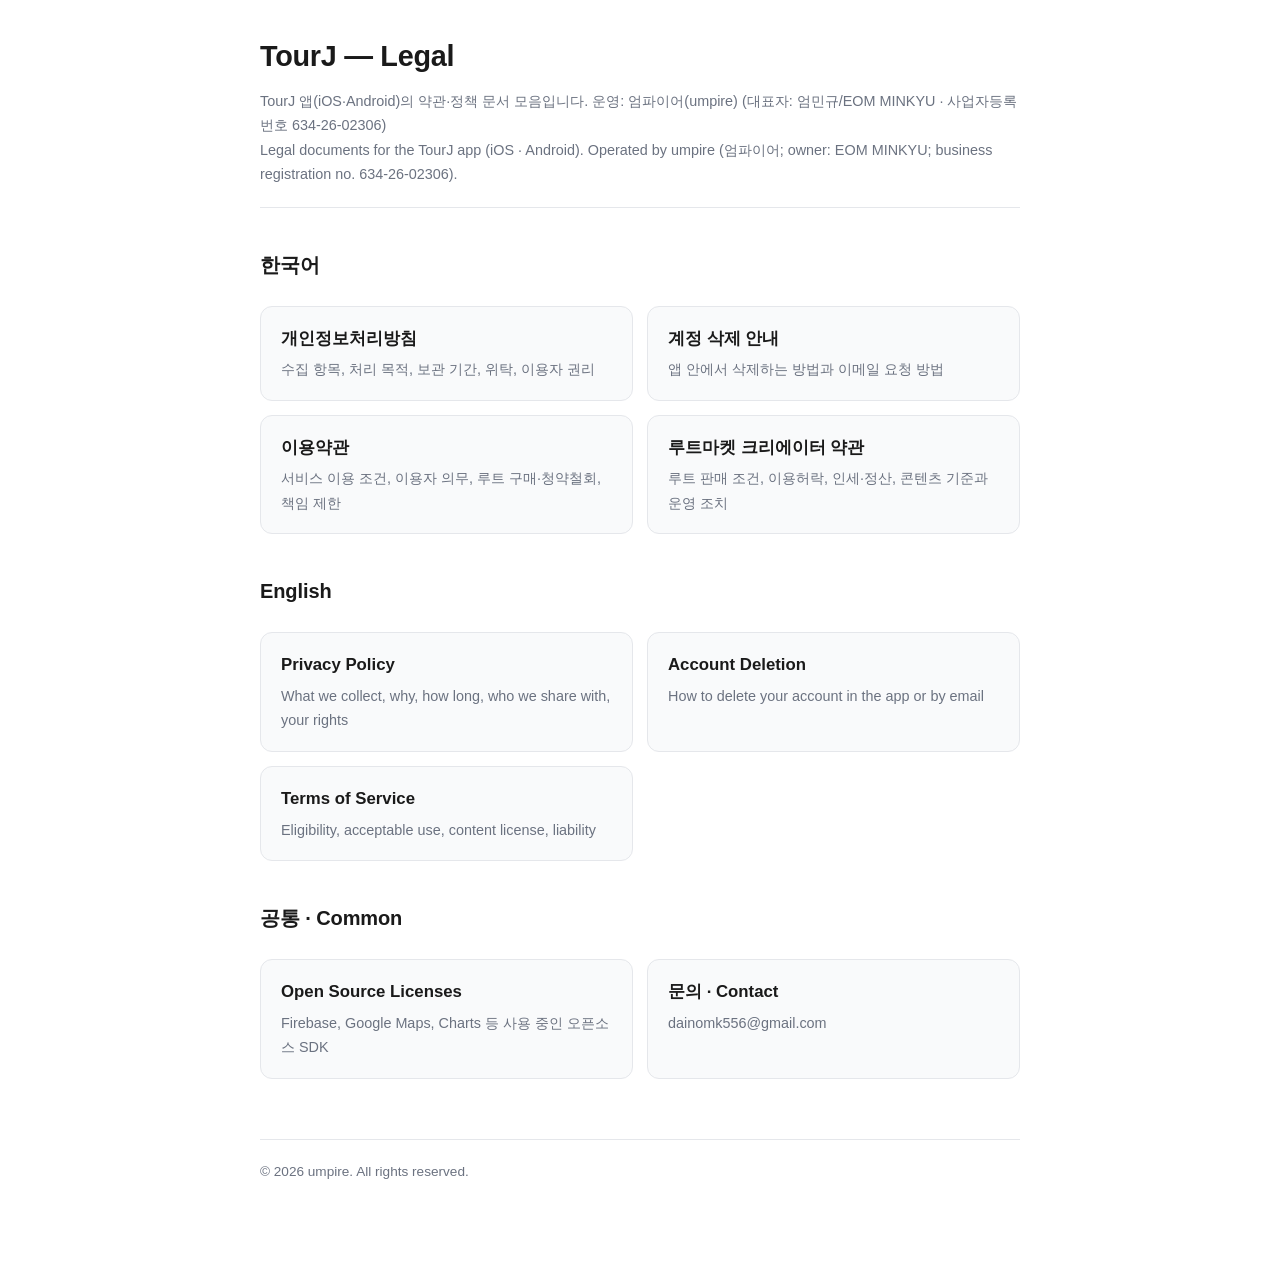
<file: index.html>
<!doctype html>
<html lang="ko">
<head>
  <meta charset="utf-8">
  <meta name="viewport" content="width=device-width, initial-scale=1">
  <meta name="robots" content="index,follow">
  <title>TourJ — Legal</title>
  <link rel="stylesheet" href="assets/style.css">
  <link rel="icon" href="assets/favicon-app.png" type="image/png" sizes="64x64">
  <link rel="apple-touch-icon" href="assets/apple-touch-icon.png" sizes="180x180">
</head>
<body>
<main>
  <header class="page-header">
    <h1>TourJ — Legal</h1>
    <div class="meta">
      TourJ 앱(iOS·Android)의 약관·정책 문서 모음입니다. 운영: 엄파이어(umpire) (대표자: 엄민규/EOM MINKYU · 사업자등록번호 634-26-02306)<br>
      Legal documents for the TourJ app (iOS · Android). Operated by umpire (엄파이어; owner: EOM MINKYU; business registration no. 634-26-02306).
    </div>
  </header>

  <h2>한국어</h2>
  <div class="index-grid">
    <a class="index-card" href="privacy-ko.html">
      <div class="card-title">개인정보처리방침</div>
      <div class="card-sub">수집 항목, 처리 목적, 보관 기간, 위탁, 이용자 권리</div>
    </a>
    <a class="index-card" href="account-deletion-ko.html">
      <div class="card-title">계정 삭제 안내</div>
      <div class="card-sub">앱 안에서 삭제하는 방법과 이메일 요청 방법</div>
    </a>
    <a class="index-card" href="terms-ko.html">
      <div class="card-title">이용약관</div>
      <div class="card-sub">서비스 이용 조건, 이용자 의무, 루트 구매·청약철회, 책임 제한</div>
    </a>
    <a class="index-card" href="creator-terms-ko.html">
      <div class="card-title">루트마켓 크리에이터 약관</div>
      <div class="card-sub">루트 판매 조건, 이용허락, 인세·정산, 콘텐츠 기준과 운영 조치</div>
    </a>
  </div>

  <h2>English</h2>
  <div class="index-grid">
    <a class="index-card" href="privacy-en.html">
      <div class="card-title">Privacy Policy</div>
      <div class="card-sub">What we collect, why, how long, who we share with, your rights</div>
    </a>
    <a class="index-card" href="account-deletion-en.html">
      <div class="card-title">Account Deletion</div>
      <div class="card-sub">How to delete your account in the app or by email</div>
    </a>
    <a class="index-card" href="terms-en.html">
      <div class="card-title">Terms of Service</div>
      <div class="card-sub">Eligibility, acceptable use, content license, liability</div>
    </a>
  </div>

  <h2>공통 · Common</h2>
  <div class="index-grid">
    <a class="index-card" href="licenses.html">
      <div class="card-title">Open Source Licenses</div>
      <div class="card-sub">Firebase, Google Maps, Charts 등 사용 중인 오픈소스 SDK</div>
    </a>
    <a class="index-card" href="mailto:dainomk556@gmail.com">
      <div class="card-title">문의 · Contact</div>
      <div class="card-sub">dainomk556@gmail.com</div>
    </a>
  </div>

  <footer class="page-footer">
    © 2026 umpire. All rights reserved.
  </footer>
</main>
</body>
</html>
</file>
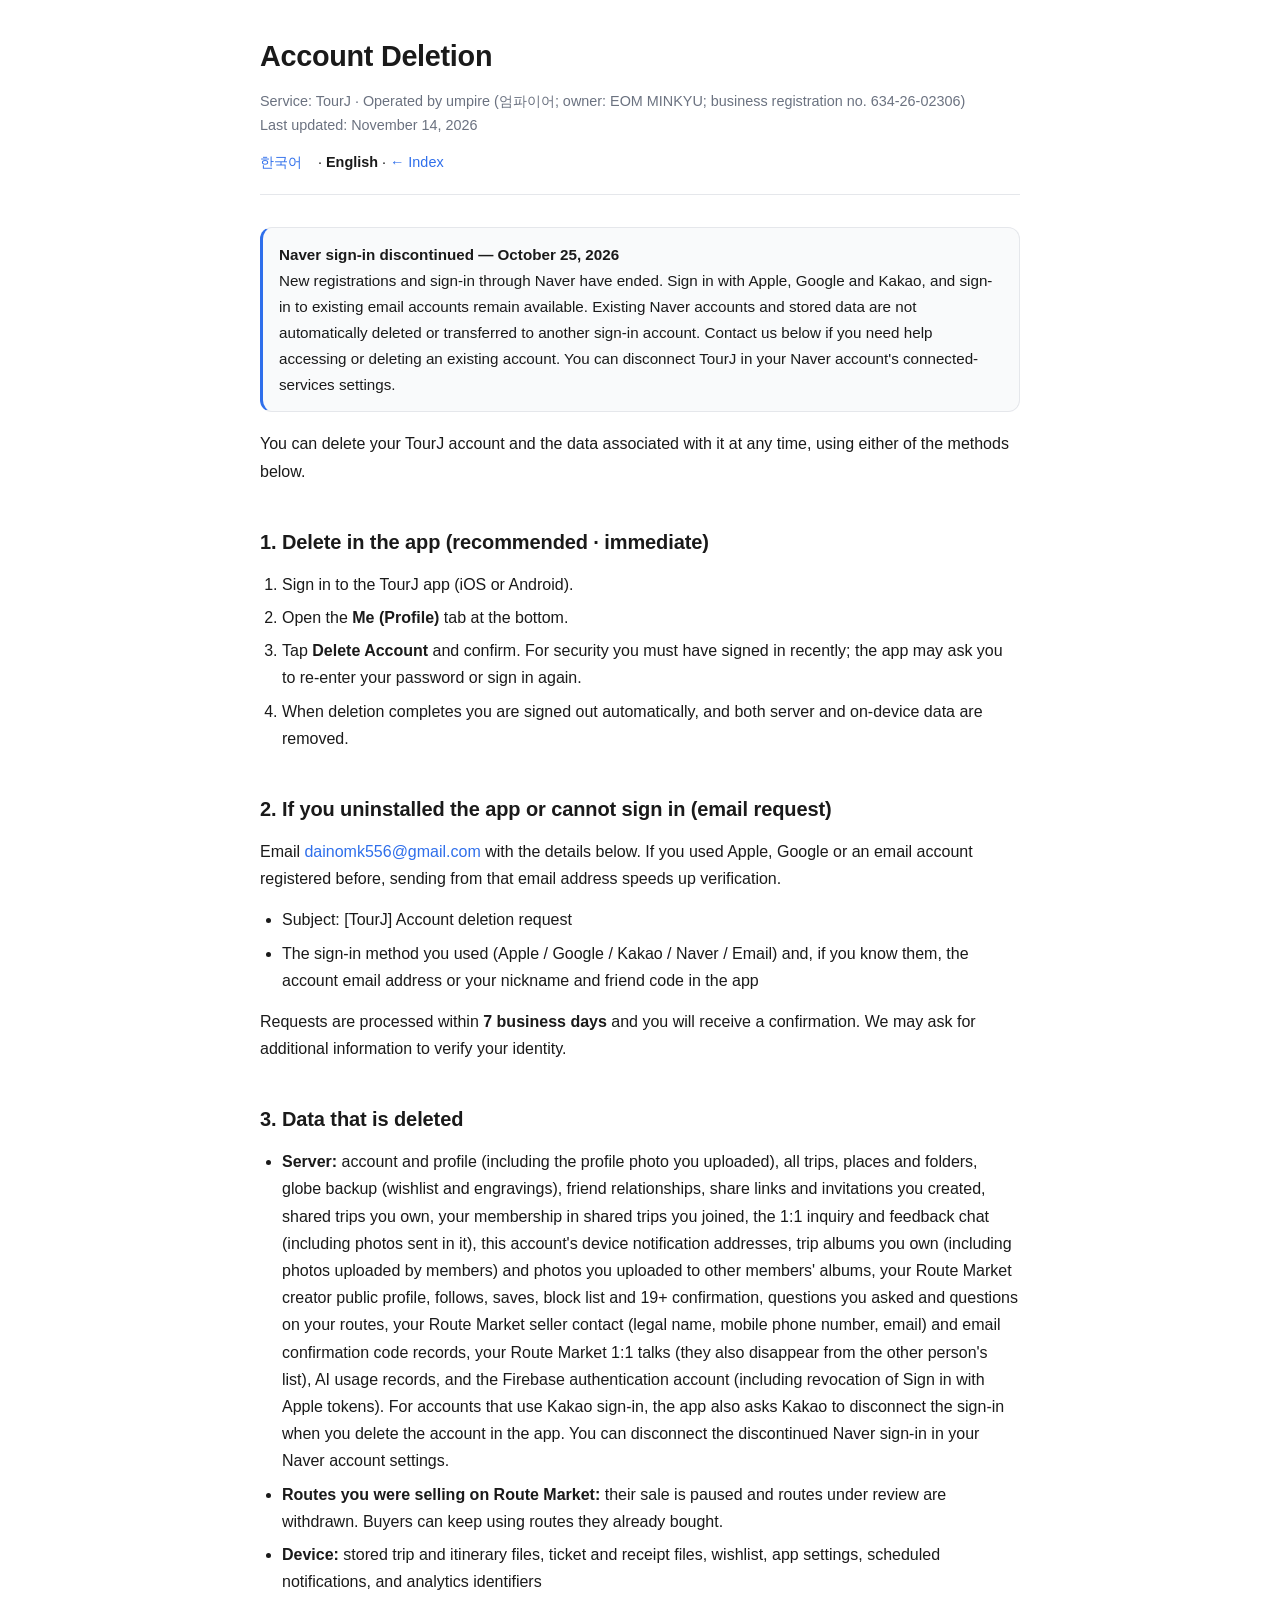
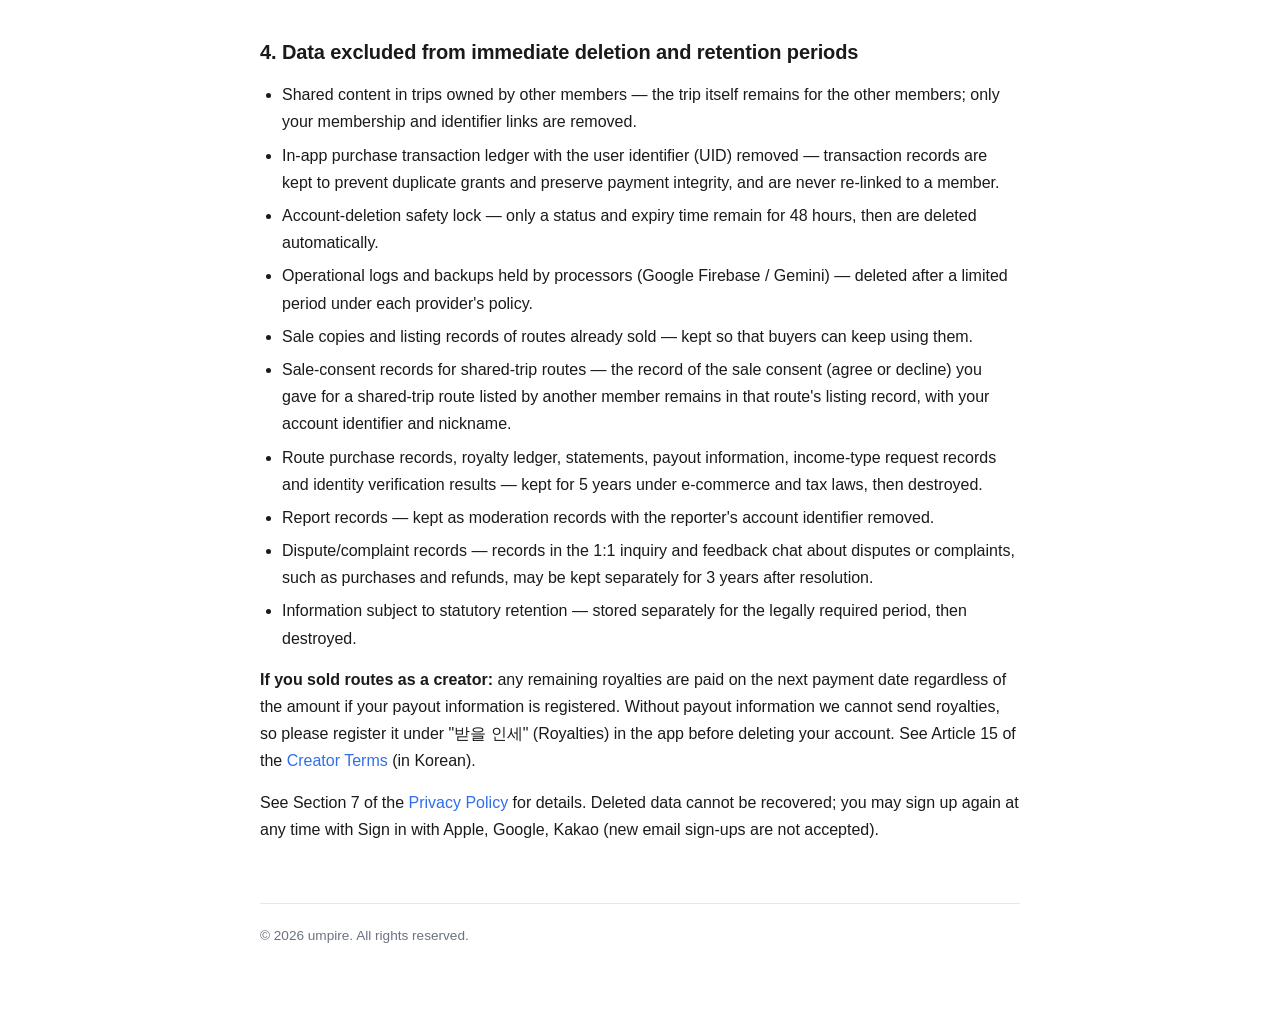
<file: account-deletion-en.html>
<!doctype html>
<html lang="en">
<head>
  <meta charset="utf-8">
  <meta name="viewport" content="width=device-width, initial-scale=1">
  <meta name="robots" content="index,follow">
  <title>Account Deletion — TourJ</title>
  <link rel="stylesheet" href="assets/style.css">
  <link rel="icon" href="assets/favicon-app.png" type="image/png" sizes="64x64">
  <link rel="apple-touch-icon" href="assets/apple-touch-icon.png" sizes="180x180">
</head>
<body>
<main>
  <header class="page-header">
    <h1>Account Deletion</h1>
    <div class="meta">
      Service: TourJ · Operated by umpire (엄파이어; owner: EOM MINKYU; business registration no. 634-26-02306)<br>
      Last updated: November 14, 2026
    </div>
    <div class="lang-switch">
      <a href="account-deletion-ko.html">한국어</a> · <strong>English</strong> · <a href="index.html">← Index</a>
    </div>
  </header>

  <div class="callout">
    <strong>Naver sign-in discontinued — October 25, 2026</strong><br>
    New registrations and sign-in through Naver have ended. Sign in with Apple, Google and Kakao, and sign-in to existing email accounts remain available.
    Existing Naver accounts and stored data are not automatically deleted or transferred to another sign-in account. Contact us below if you need help accessing or deleting an existing account.
    You can disconnect TourJ in your Naver account's connected-services settings.
  </div>


  <p>You can delete your TourJ account and the data associated with it at any time, using either of the methods below.</p>

  <h2>1. Delete in the app (recommended · immediate)</h2>
  <ol>
    <li>Sign in to the TourJ app (iOS or Android).</li>
    <li>Open the <strong>Me (Profile)</strong> tab at the bottom.</li>
    <li>Tap <strong>Delete Account</strong> and confirm. For security you must have signed in recently; the app may ask you to re-enter your password or sign in again.</li>
    <li>When deletion completes you are signed out automatically, and both server and on-device data are removed.</li>
  </ol>

  <h2>2. If you uninstalled the app or cannot sign in (email request)</h2>
  <p>
    Email <a href="mailto:dainomk556@gmail.com?subject=%5BTourJ%5D%20Account%20deletion%20request">dainomk556@gmail.com</a>
    with the details below. If you used Apple, Google or an email account registered before, sending from that email address speeds up verification.
  </p>
  <ul>
    <li>Subject: [TourJ] Account deletion request</li>
    <li>The sign-in method you used (Apple / Google / Kakao / Naver / Email) and, if you know them, the account email address or your nickname and friend code in the app</li>
  </ul>
  <p>Requests are processed within <strong>7 business days</strong> and you will receive a confirmation. We may ask for additional information to verify your identity.</p>

  <h2>3. Data that is deleted</h2>
  <ul>
    <li><strong>Server:</strong> account and profile (including the profile photo you uploaded), all trips, places and folders, globe backup (wishlist and engravings), friend relationships, share links and invitations you created, shared trips you own, your membership in shared trips you joined, the 1:1 inquiry and feedback chat (including photos sent in it), this account's device notification addresses, trip albums you own (including photos uploaded by members) and photos you uploaded to other members' albums, your Route Market creator public profile, follows, saves, block list and 19+ confirmation, questions you asked and questions on your routes, your Route Market seller contact (legal name, mobile phone number, email) and email confirmation code records, your Route Market 1:1 talks (they also disappear from the other person's list), AI usage records, and the Firebase authentication account (including revocation of Sign in with Apple tokens). For accounts that use Kakao sign-in, the app also asks Kakao to disconnect the sign-in when you delete the account in the app. You can disconnect the discontinued Naver sign-in in your Naver account settings.</li>
    <li><strong>Routes you were selling on Route Market:</strong> their sale is paused and routes under review are withdrawn. Buyers can keep using routes they already bought.</li>
    <li><strong>Device:</strong> stored trip and itinerary files, ticket and receipt files, wishlist, app settings, scheduled notifications, and analytics identifiers</li>
  </ul>

  <h2>4. Data excluded from immediate deletion and retention periods</h2>
  <ul>
    <li>Shared content in trips owned by other members — the trip itself remains for the other members; only your membership and identifier links are removed.</li>
    <li>In-app purchase transaction ledger with the user identifier (UID) removed — transaction records are kept to prevent duplicate grants and preserve payment integrity, and are never re-linked to a member.</li>
    <li>Account-deletion safety lock — only a status and expiry time remain for 48 hours, then are deleted automatically.</li>
    <li>Operational logs and backups held by processors (Google Firebase / Gemini) — deleted after a limited period under each provider's policy.</li>
    <li>Sale copies and listing records of routes already sold — kept so that buyers can keep using them.</li>
    <li>Sale-consent records for shared-trip routes — the record of the sale consent (agree or decline) you gave for a shared-trip route listed by another member remains in that route's listing record, with your account identifier and nickname.</li>
    <li>Route purchase records, royalty ledger, statements, payout information, income-type request records and identity verification results — kept for 5 years under e-commerce and tax laws, then destroyed.</li>
    <li>Report records — kept as moderation records with the reporter's account identifier removed.</li>
    <li>Dispute/complaint records — records in the 1:1 inquiry and feedback chat about disputes or complaints, such as purchases and refunds, may be kept separately for 3 years after resolution.</li>
    <li>Information subject to statutory retention — stored separately for the legally required period, then destroyed.</li>
  </ul>
  <p><strong>If you sold routes as a creator:</strong> any remaining royalties are paid on the next payment date regardless of the amount if your payout information is registered.
    Without payout information we cannot send royalties, so please register it under "받을 인세" (Royalties) in the app before deleting your account. See Article 15 of the
    <a href="creator-terms-ko.html">Creator Terms</a> (in Korean).</p>
  <p>See Section 7 of the <a href="privacy-en.html">Privacy Policy</a> for details. Deleted data cannot be recovered; you may sign up again at any time with Sign in with Apple, Google, Kakao (new email sign-ups are not accepted).</p>

  <footer class="page-footer">
    © 2026 umpire. All rights reserved.
  </footer>
</main>
</body>
</html>
</file>
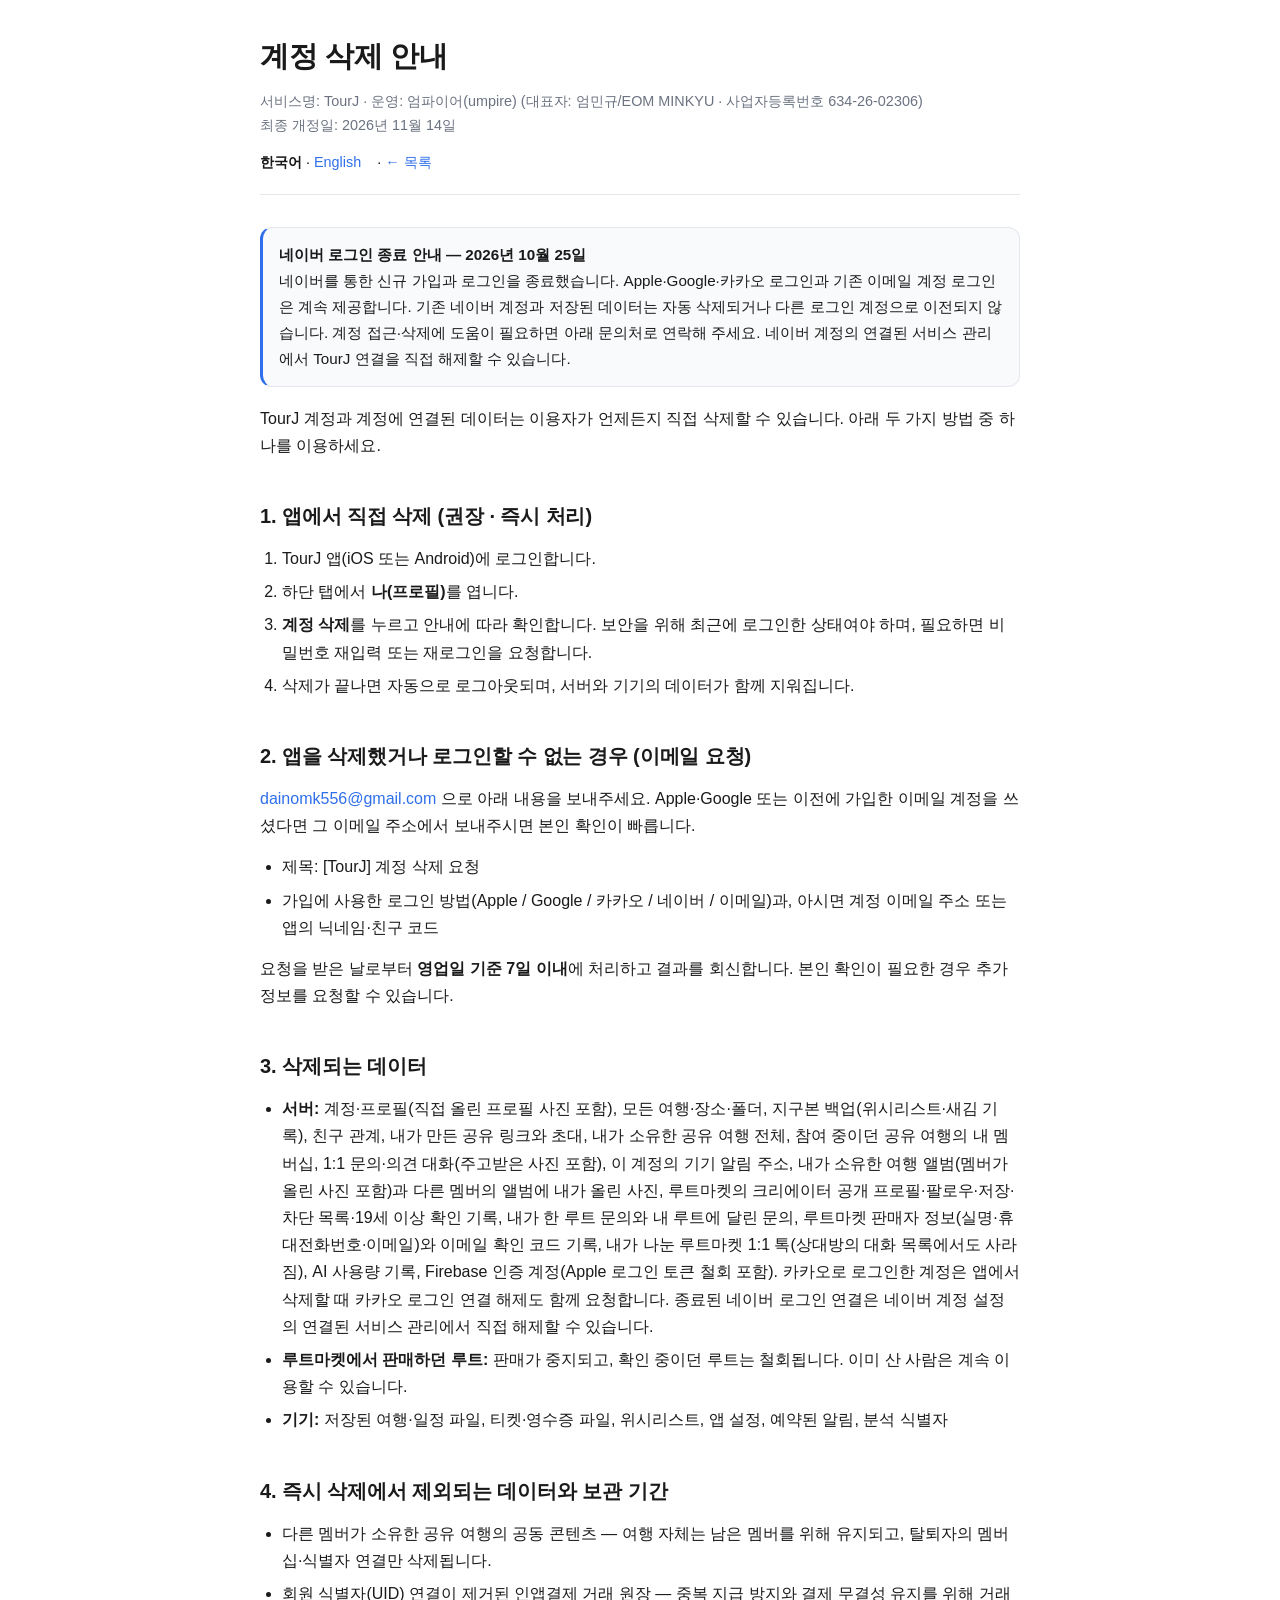
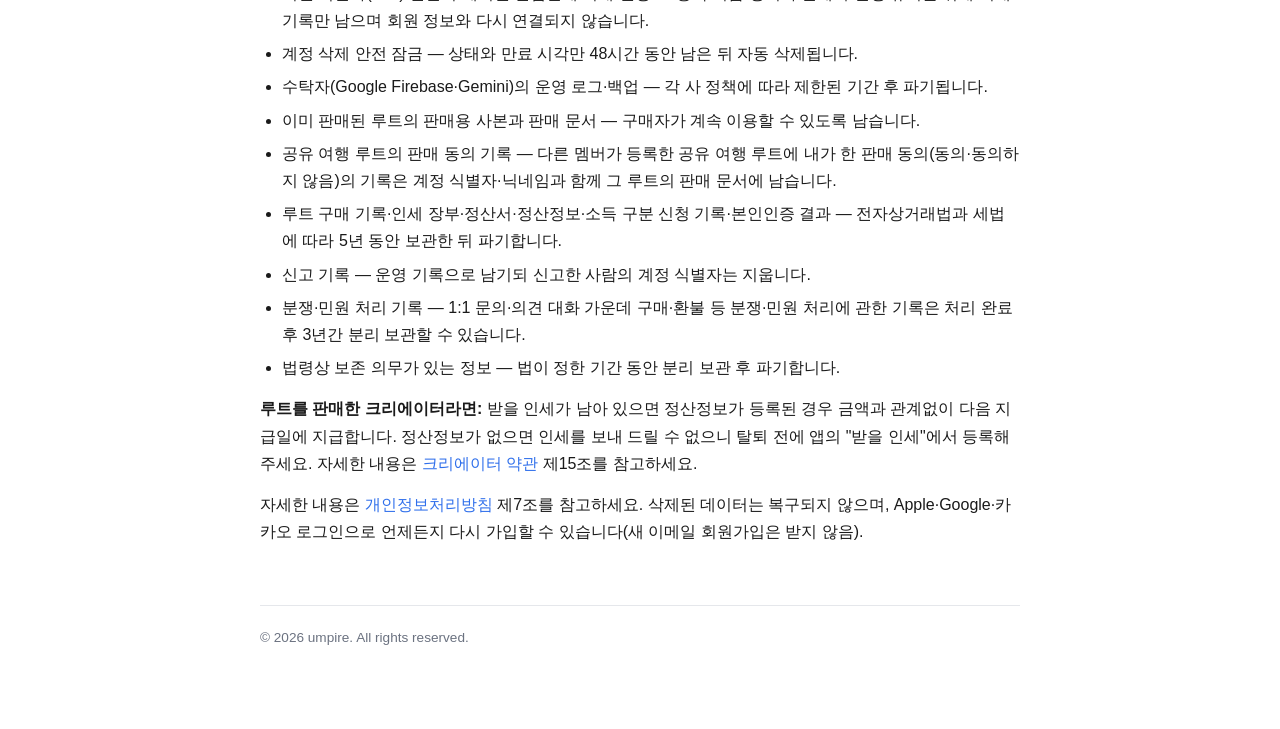
<file: account-deletion-ko.html>
<!doctype html>
<html lang="ko">
<head>
  <meta charset="utf-8">
  <meta name="viewport" content="width=device-width, initial-scale=1">
  <meta name="robots" content="index,follow">
  <title>계정 삭제 안내 — TourJ</title>
  <link rel="stylesheet" href="assets/style.css">
  <link rel="icon" href="assets/favicon-app.png" type="image/png" sizes="64x64">
  <link rel="apple-touch-icon" href="assets/apple-touch-icon.png" sizes="180x180">
</head>
<body>
<main>
  <header class="page-header">
    <h1>계정 삭제 안내</h1>
    <div class="meta">
      서비스명: TourJ · 운영: 엄파이어(umpire) (대표자: 엄민규/EOM MINKYU · 사업자등록번호 634-26-02306)<br>
      최종 개정일: 2026년 11월 14일
    </div>
    <div class="lang-switch">
      <strong>한국어</strong> · <a href="account-deletion-en.html">English</a> · <a href="index.html">← 목록</a>
    </div>
  </header>

  <div class="callout">
    <strong>네이버 로그인 종료 안내 — 2026년 10월 25일</strong><br>
    네이버를 통한 신규 가입과 로그인을 종료했습니다. Apple·Google·카카오 로그인과 기존 이메일 계정 로그인은 계속 제공합니다.
    기존 네이버 계정과 저장된 데이터는 자동 삭제되거나 다른 로그인 계정으로 이전되지 않습니다. 계정 접근·삭제에 도움이 필요하면 아래 문의처로 연락해 주세요.
    네이버 계정의 연결된 서비스 관리에서 TourJ 연결을 직접 해제할 수 있습니다.
  </div>


  <p>
    TourJ 계정과 계정에 연결된 데이터는 이용자가 언제든지 직접 삭제할 수 있습니다.
    아래 두 가지 방법 중 하나를 이용하세요.
  </p>

  <h2>1. 앱에서 직접 삭제 (권장 · 즉시 처리)</h2>
  <ol>
    <li>TourJ 앱(iOS 또는 Android)에 로그인합니다.</li>
    <li>하단 탭에서 <strong>나(프로필)</strong>를 엽니다.</li>
    <li><strong>계정 삭제</strong>를 누르고 안내에 따라 확인합니다. 보안을 위해 최근에 로그인한 상태여야 하며, 필요하면 비밀번호 재입력 또는 재로그인을 요청합니다.</li>
    <li>삭제가 끝나면 자동으로 로그아웃되며, 서버와 기기의 데이터가 함께 지워집니다.</li>
  </ol>

  <h2>2. 앱을 삭제했거나 로그인할 수 없는 경우 (이메일 요청)</h2>
  <p>
    <a href="mailto:dainomk556@gmail.com?subject=%5BTourJ%5D%20%EA%B3%84%EC%A0%95%20%EC%82%AD%EC%A0%9C%20%EC%9A%94%EC%B2%AD">dainomk556@gmail.com</a>
    으로 아래 내용을 보내주세요. Apple·Google 또는 이전에 가입한 이메일 계정을 쓰셨다면 그 이메일 주소에서 보내주시면 본인 확인이 빠릅니다.
  </p>
  <ul>
    <li>제목: [TourJ] 계정 삭제 요청</li>
    <li>가입에 사용한 로그인 방법(Apple / Google / 카카오 / 네이버 / 이메일)과, 아시면 계정 이메일 주소 또는 앱의 닉네임·친구 코드</li>
  </ul>
  <p>요청을 받은 날로부터 <strong>영업일 기준 7일 이내</strong>에 처리하고 결과를 회신합니다. 본인 확인이 필요한 경우 추가 정보를 요청할 수 있습니다.</p>

  <h2>3. 삭제되는 데이터</h2>
  <ul>
    <li><strong>서버:</strong> 계정·프로필(직접 올린 프로필 사진 포함), 모든 여행·장소·폴더, 지구본 백업(위시리스트·새김 기록), 친구 관계, 내가 만든 공유 링크와 초대, 내가 소유한 공유 여행 전체, 참여 중이던 공유 여행의 내 멤버십, 1:1 문의·의견 대화(주고받은 사진 포함), 이 계정의 기기 알림 주소, 내가 소유한 여행 앨범(멤버가 올린 사진 포함)과 다른 멤버의 앨범에 내가 올린 사진, 루트마켓의 크리에이터 공개 프로필·팔로우·저장·차단 목록·19세 이상 확인 기록, 내가 한 루트 문의와 내 루트에 달린 문의, 루트마켓 판매자 정보(실명·휴대전화번호·이메일)와 이메일 확인 코드 기록, 내가 나눈 루트마켓 1:1 톡(상대방의 대화 목록에서도 사라짐), AI 사용량 기록, Firebase 인증 계정(Apple 로그인 토큰 철회 포함). 카카오로 로그인한 계정은 앱에서 삭제할 때 카카오 로그인 연결 해제도 함께 요청합니다. 종료된 네이버 로그인 연결은 네이버 계정 설정의 연결된 서비스 관리에서 직접 해제할 수 있습니다.</li>
    <li><strong>루트마켓에서 판매하던 루트:</strong> 판매가 중지되고, 확인 중이던 루트는 철회됩니다. 이미 산 사람은 계속 이용할 수 있습니다.</li>
    <li><strong>기기:</strong> 저장된 여행·일정 파일, 티켓·영수증 파일, 위시리스트, 앱 설정, 예약된 알림, 분석 식별자</li>
  </ul>

  <h2>4. 즉시 삭제에서 제외되는 데이터와 보관 기간</h2>
  <ul>
    <li>다른 멤버가 소유한 공유 여행의 공동 콘텐츠 — 여행 자체는 남은 멤버를 위해 유지되고, 탈퇴자의 멤버십·식별자 연결만 삭제됩니다.</li>
    <li>회원 식별자(UID) 연결이 제거된 인앱결제 거래 원장 — 중복 지급 방지와 결제 무결성 유지를 위해 거래 기록만 남으며 회원 정보와 다시 연결되지 않습니다.</li>
    <li>계정 삭제 안전 잠금 — 상태와 만료 시각만 48시간 동안 남은 뒤 자동 삭제됩니다.</li>
    <li>수탁자(Google Firebase·Gemini)의 운영 로그·백업 — 각 사 정책에 따라 제한된 기간 후 파기됩니다.</li>
    <li>이미 판매된 루트의 판매용 사본과 판매 문서 — 구매자가 계속 이용할 수 있도록 남습니다.</li>
    <li>공유 여행 루트의 판매 동의 기록 — 다른 멤버가 등록한 공유 여행 루트에 내가 한 판매 동의(동의·동의하지 않음)의 기록은 계정 식별자·닉네임과 함께 그 루트의 판매 문서에 남습니다.</li>
    <li>루트 구매 기록·인세 장부·정산서·정산정보·소득 구분 신청 기록·본인인증 결과 — 전자상거래법과 세법에 따라 5년 동안 보관한 뒤 파기합니다.</li>
    <li>신고 기록 — 운영 기록으로 남기되 신고한 사람의 계정 식별자는 지웁니다.</li>
    <li>분쟁·민원 처리 기록 — 1:1 문의·의견 대화 가운데 구매·환불 등 분쟁·민원 처리에 관한 기록은 처리 완료 후 3년간 분리 보관할 수 있습니다.</li>
    <li>법령상 보존 의무가 있는 정보 — 법이 정한 기간 동안 분리 보관 후 파기합니다.</li>
  </ul>
  <p><strong>루트를 판매한 크리에이터라면:</strong> 받을 인세가 남아 있으면 정산정보가 등록된 경우 금액과 관계없이 다음 지급일에 지급합니다.
    정산정보가 없으면 인세를 보내 드릴 수 없으니 탈퇴 전에 앱의 "받을 인세"에서 등록해 주세요. 자세한 내용은 <a href="creator-terms-ko.html">크리에이터 약관</a> 제15조를 참고하세요.</p>
  <p>자세한 내용은 <a href="privacy-ko.html">개인정보처리방침</a> 제7조를 참고하세요. 삭제된 데이터는 복구되지 않으며, Apple·Google·카카오 로그인으로 언제든지 다시 가입할 수 있습니다(새 이메일 회원가입은 받지 않음).</p>

  <footer class="page-footer">
    © 2026 umpire. All rights reserved.
  </footer>
</main>
</body>
</html>
</file>
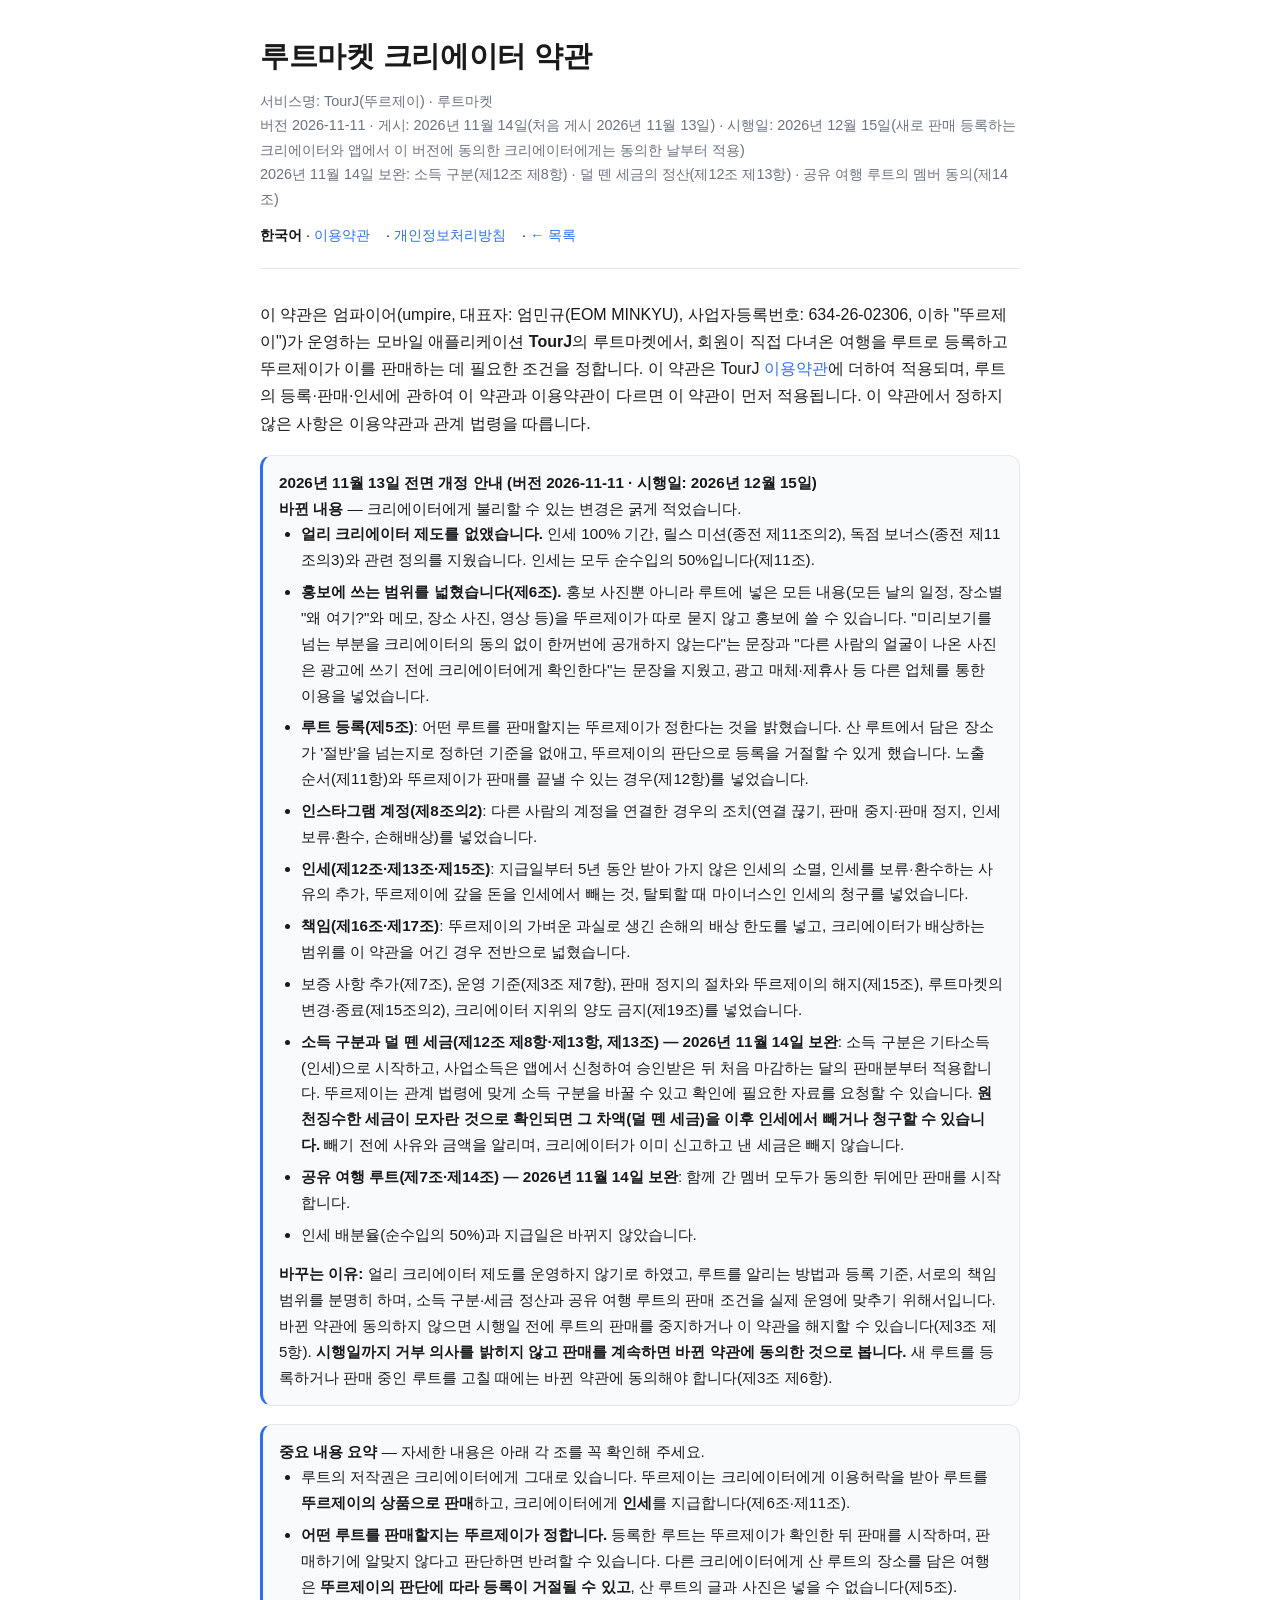
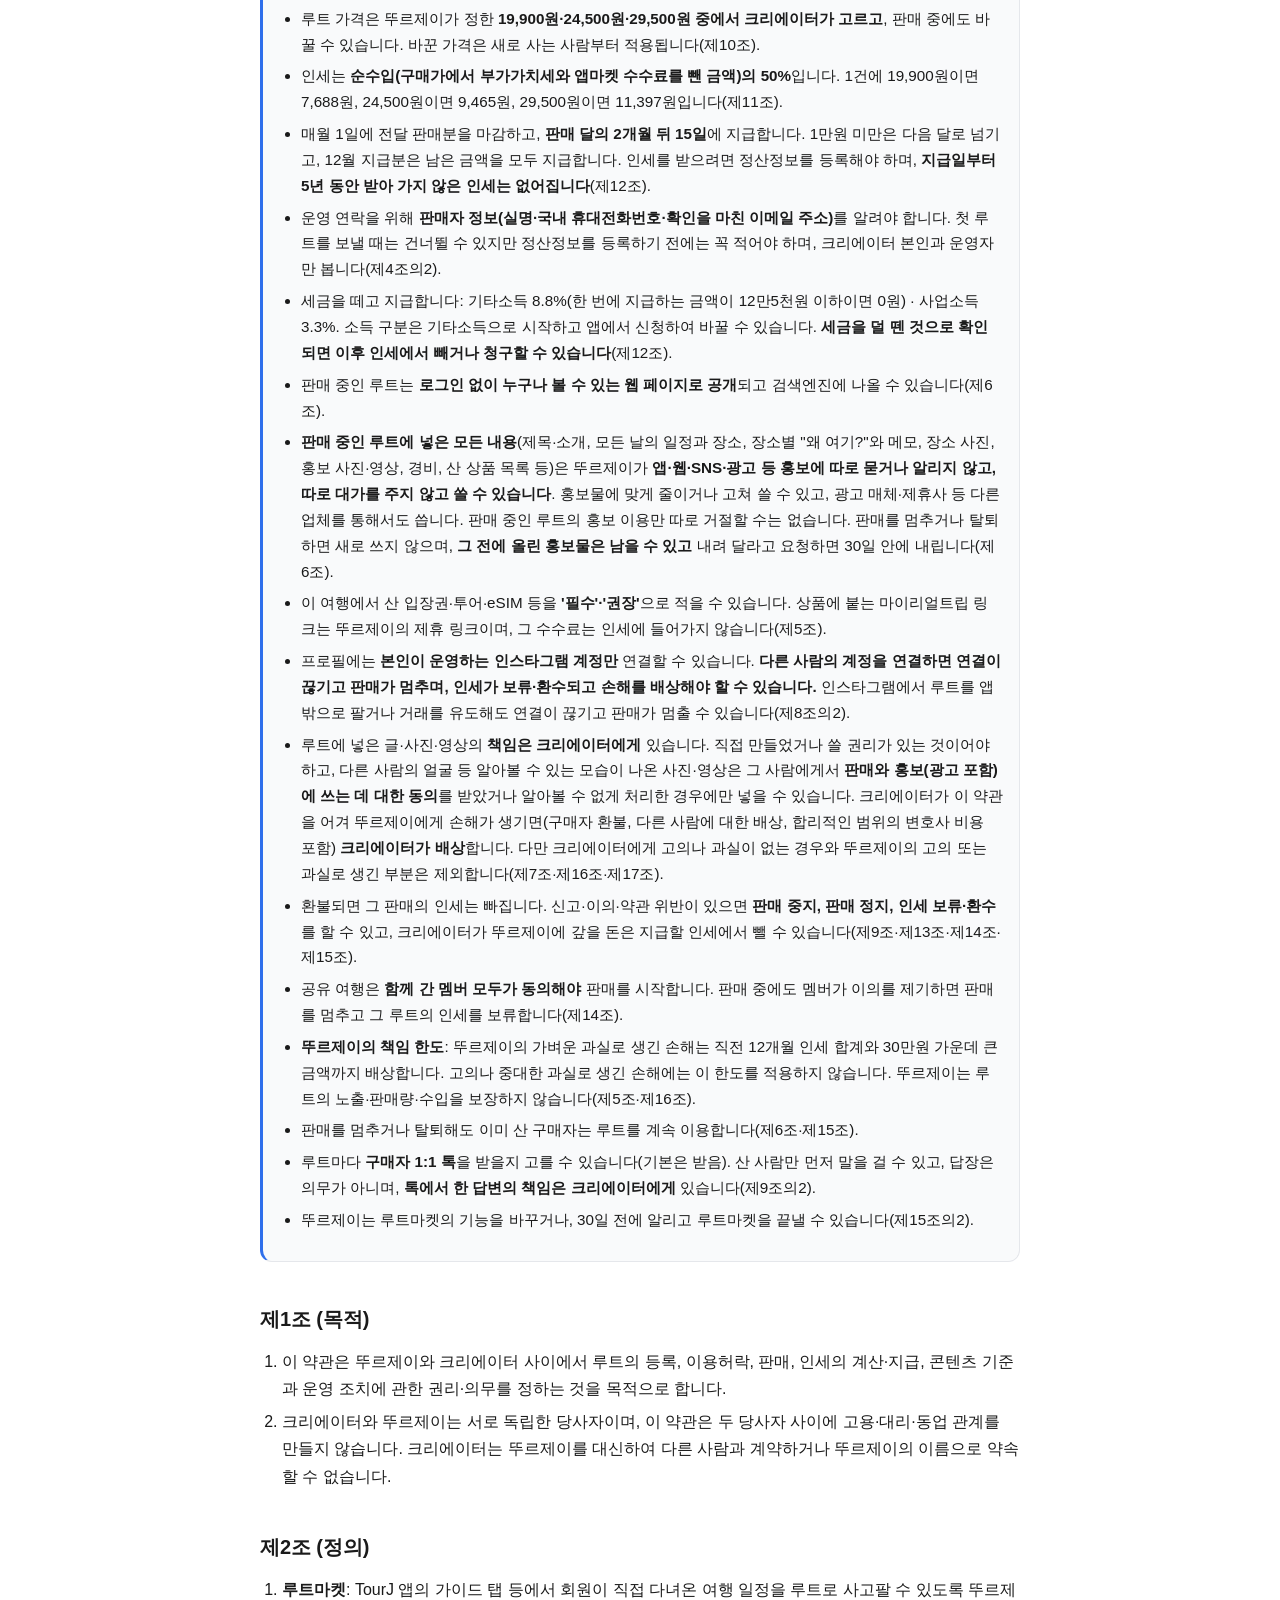
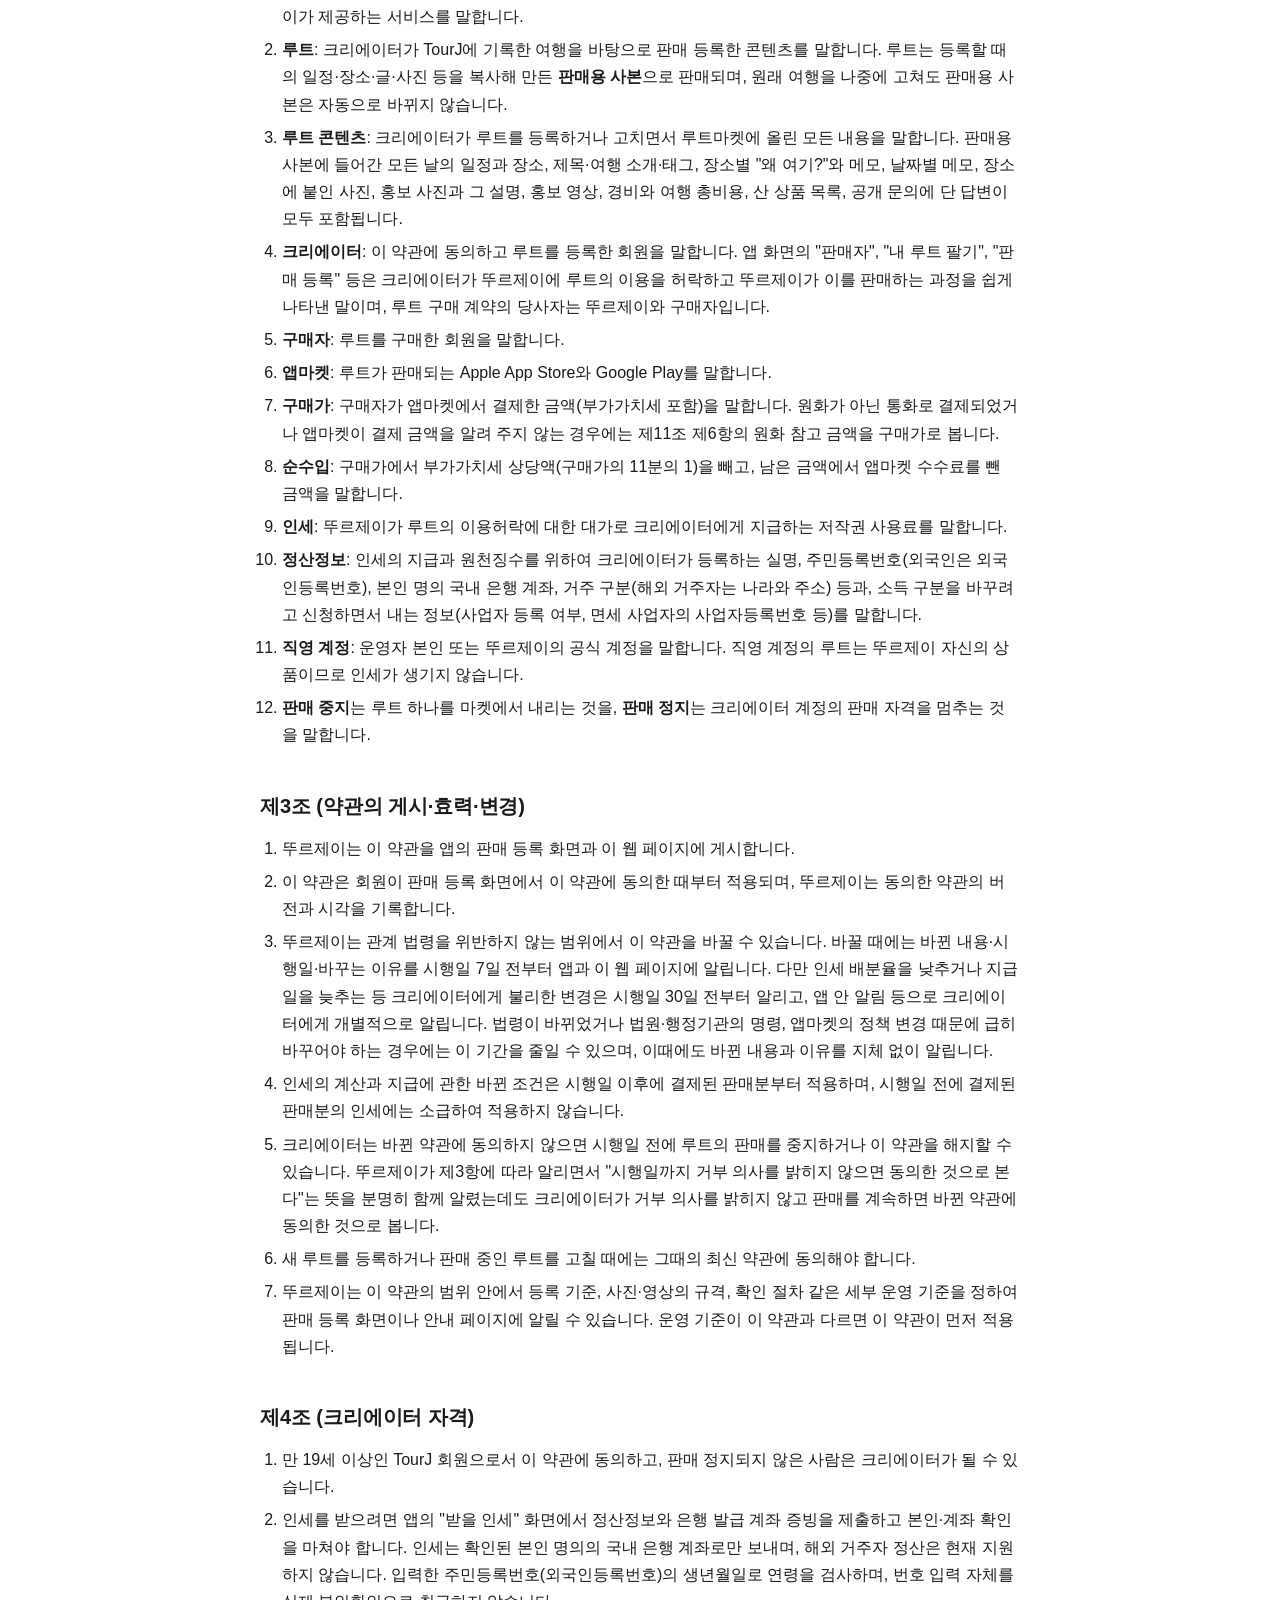
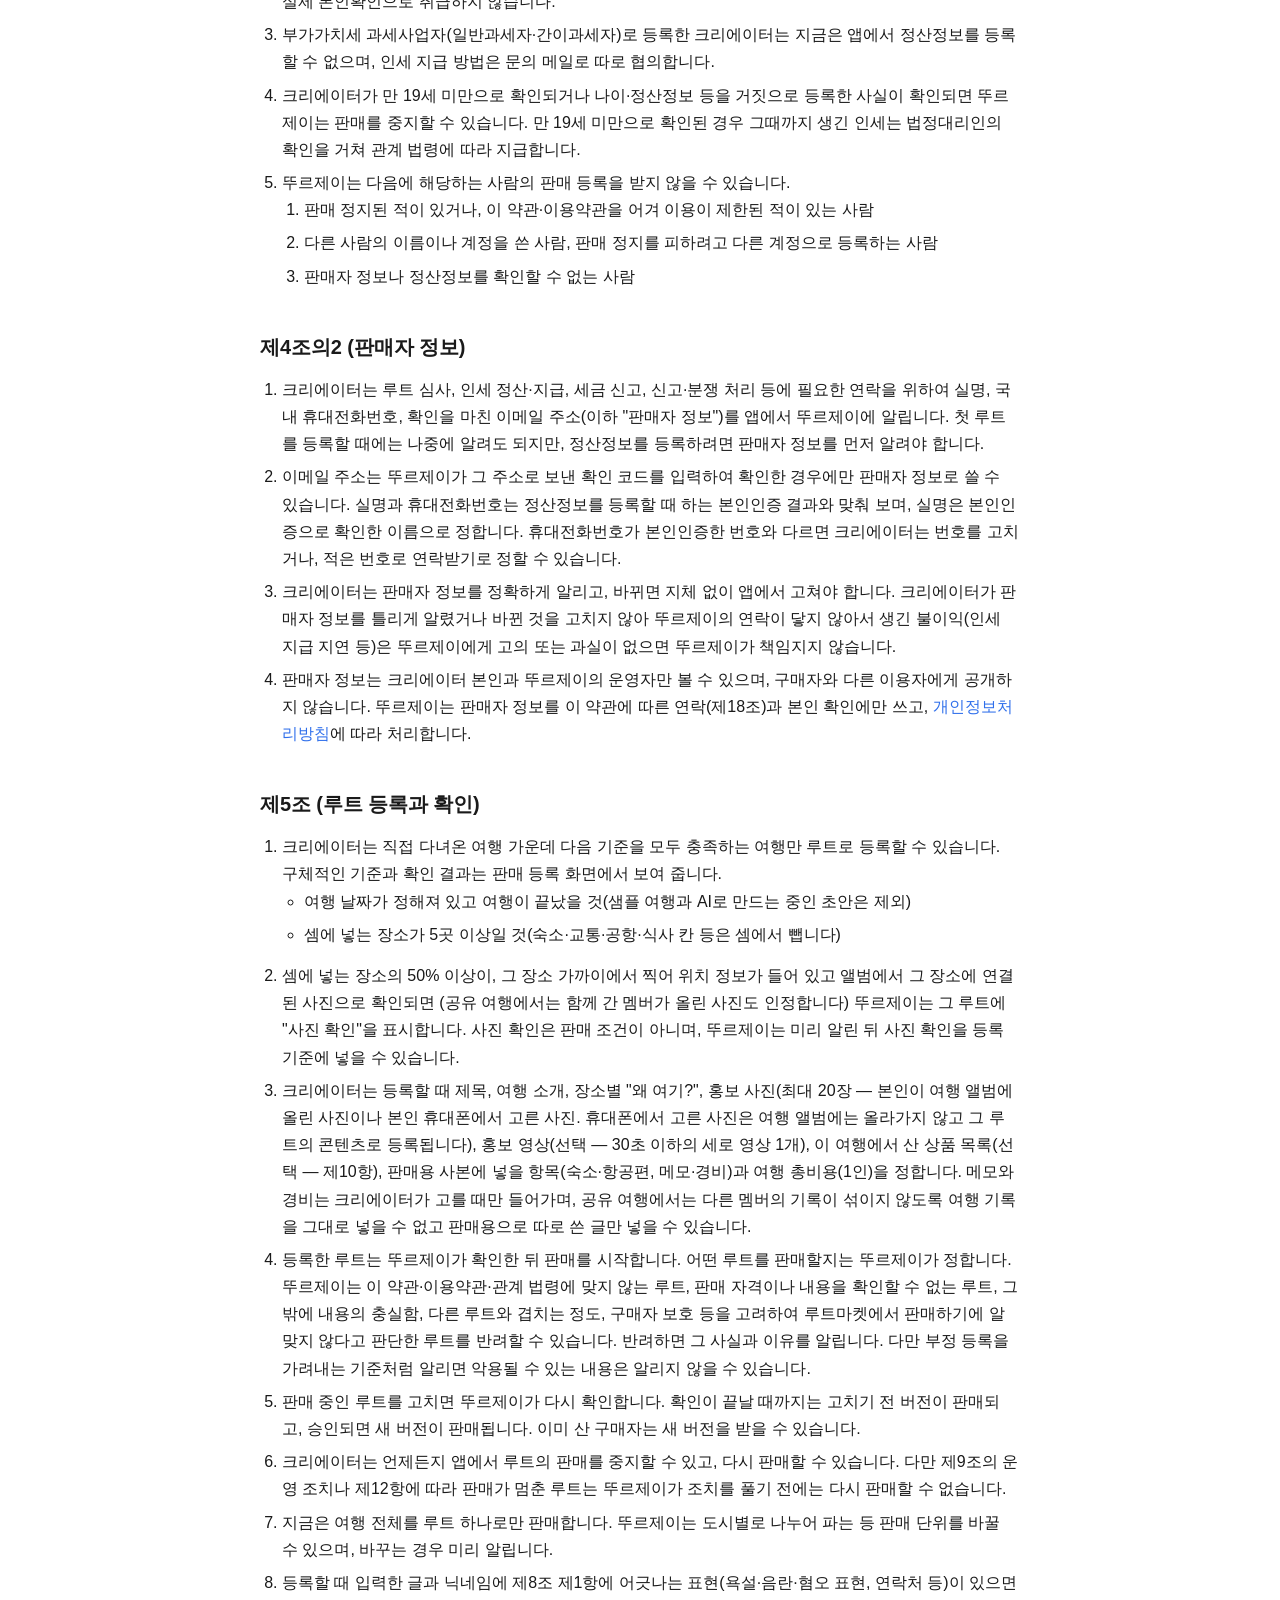
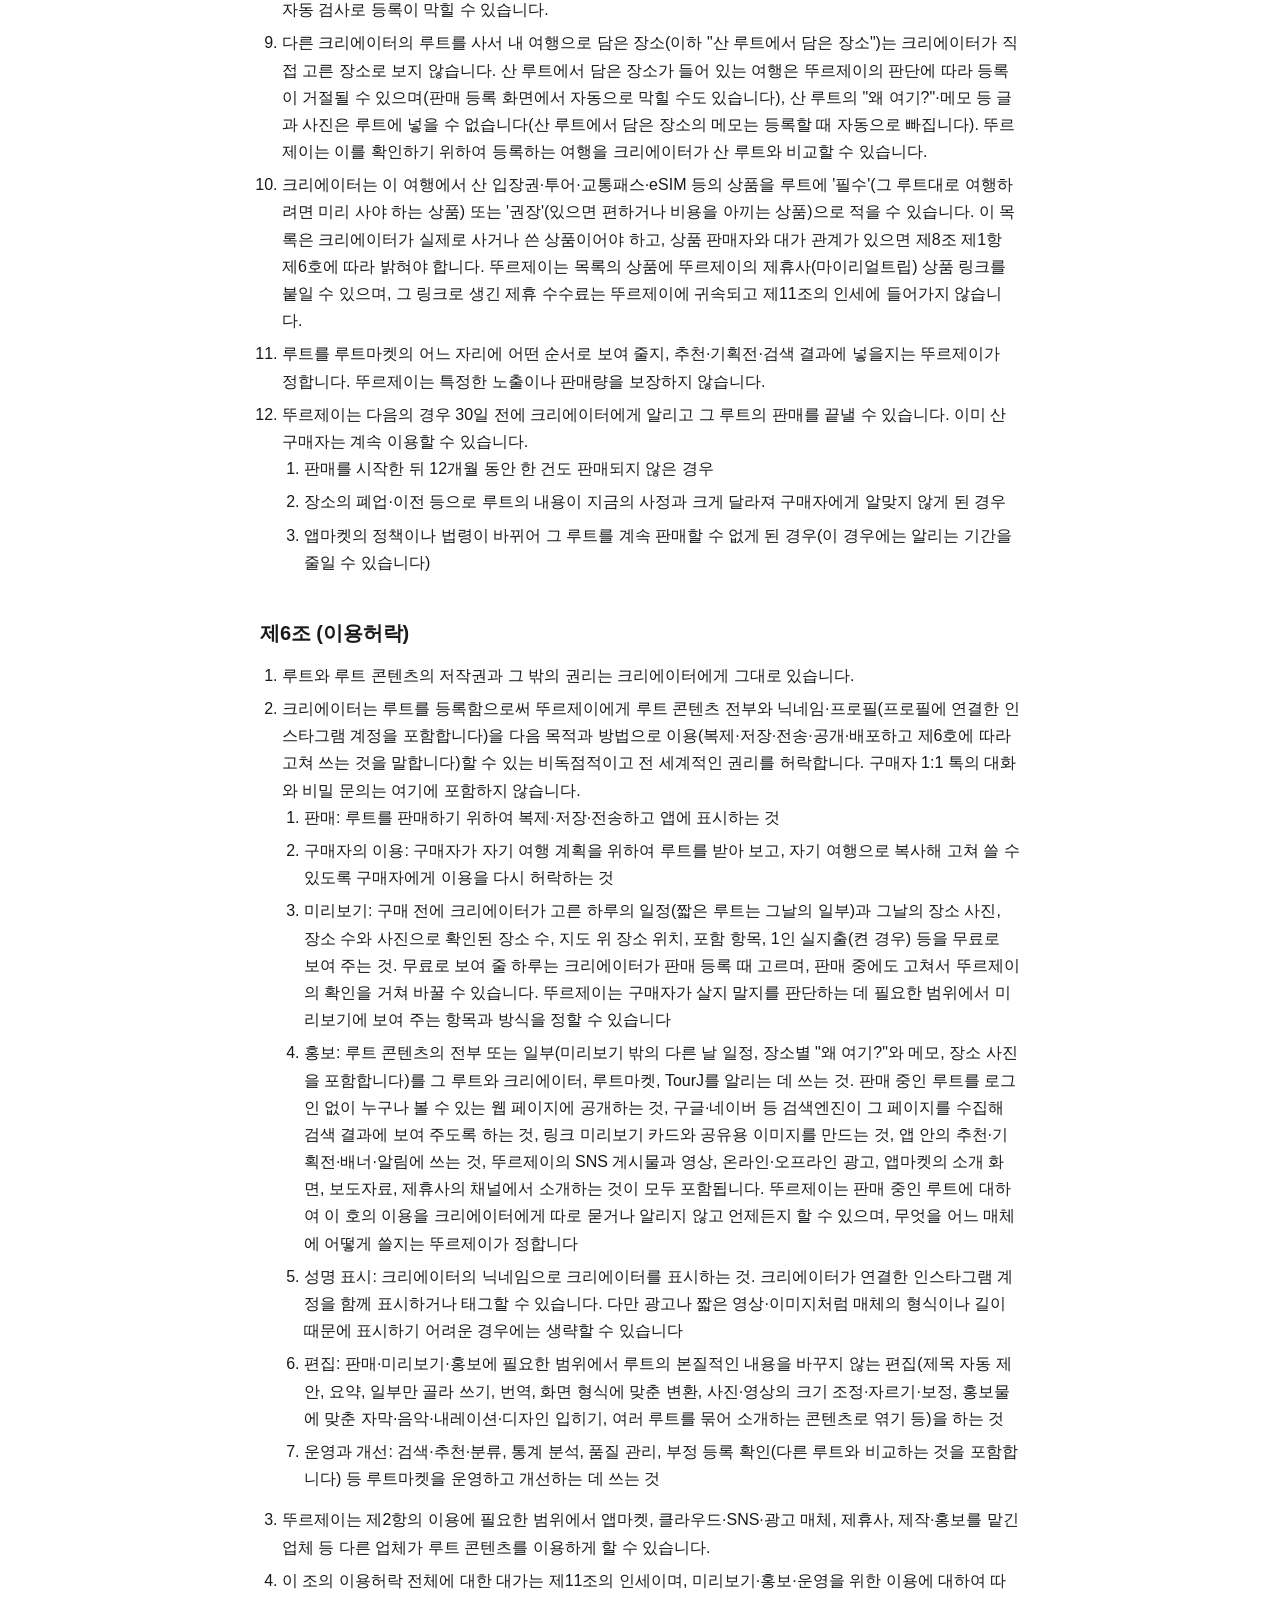
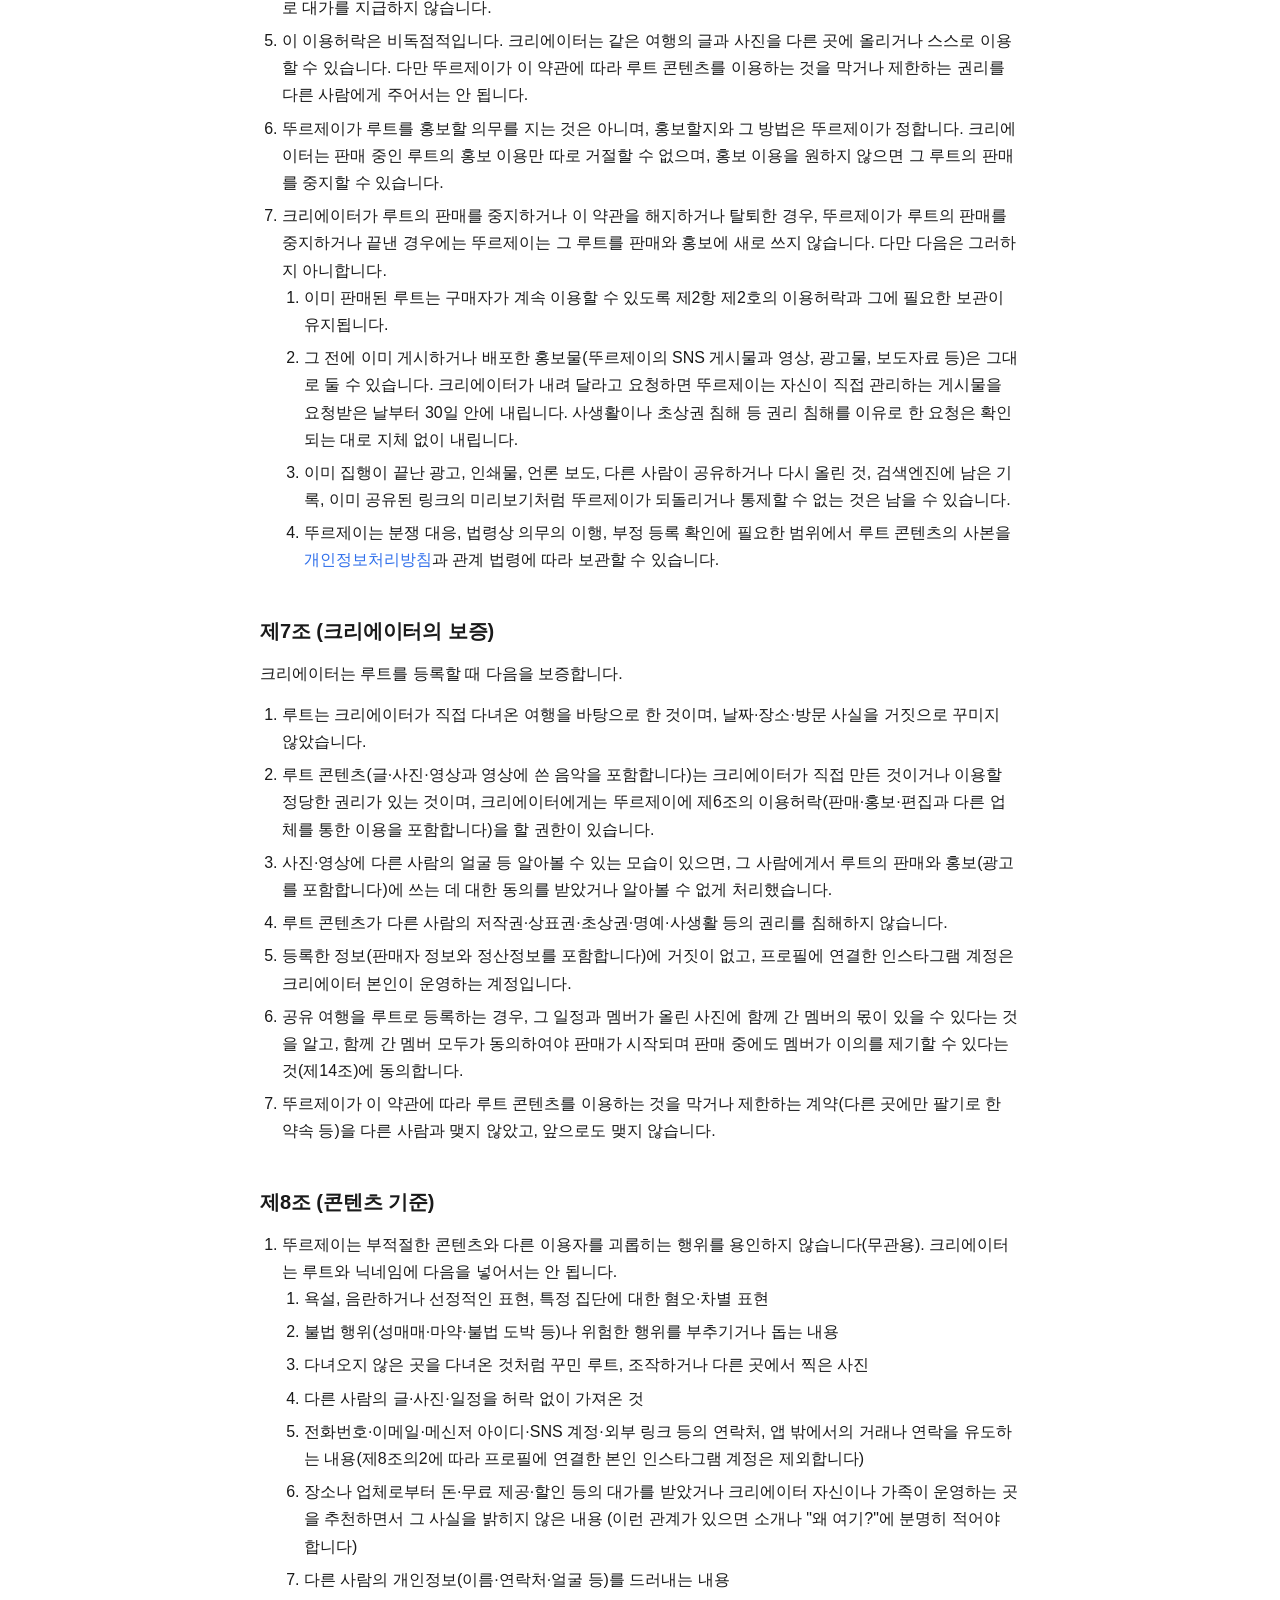
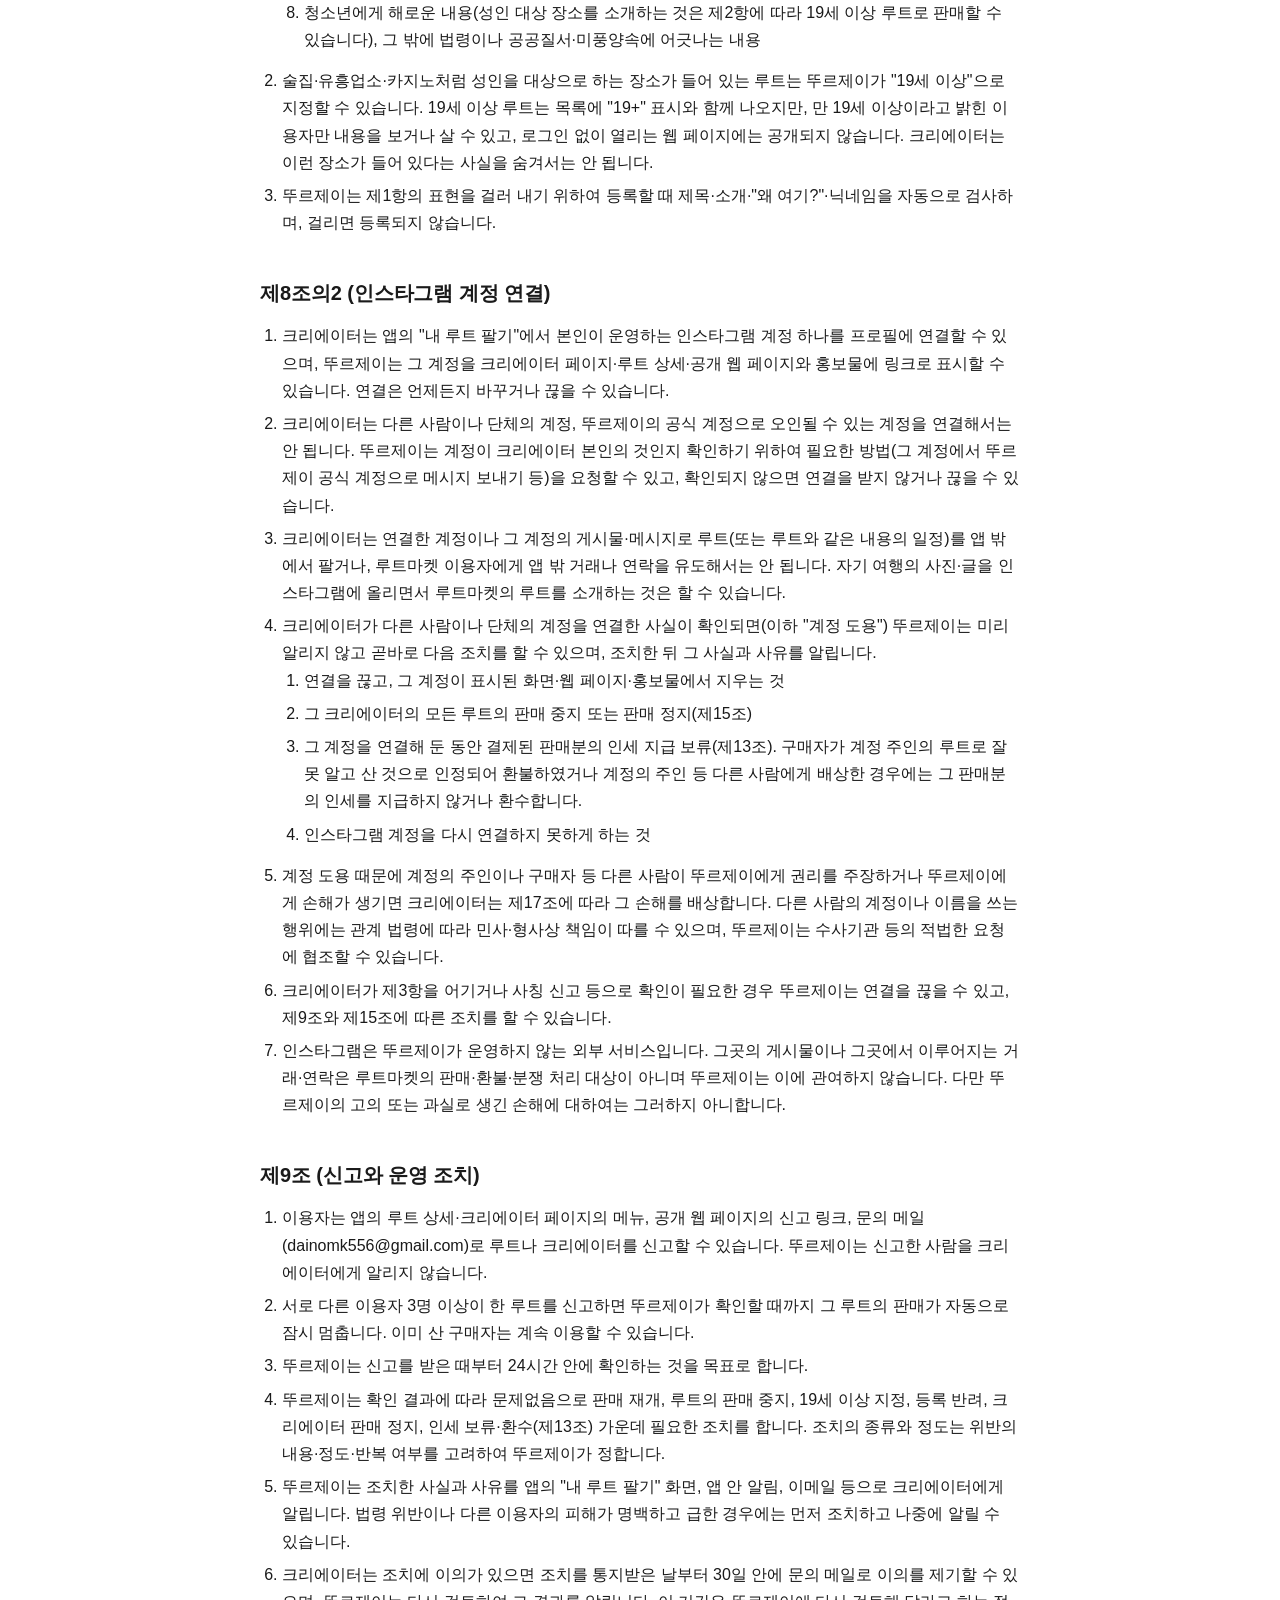
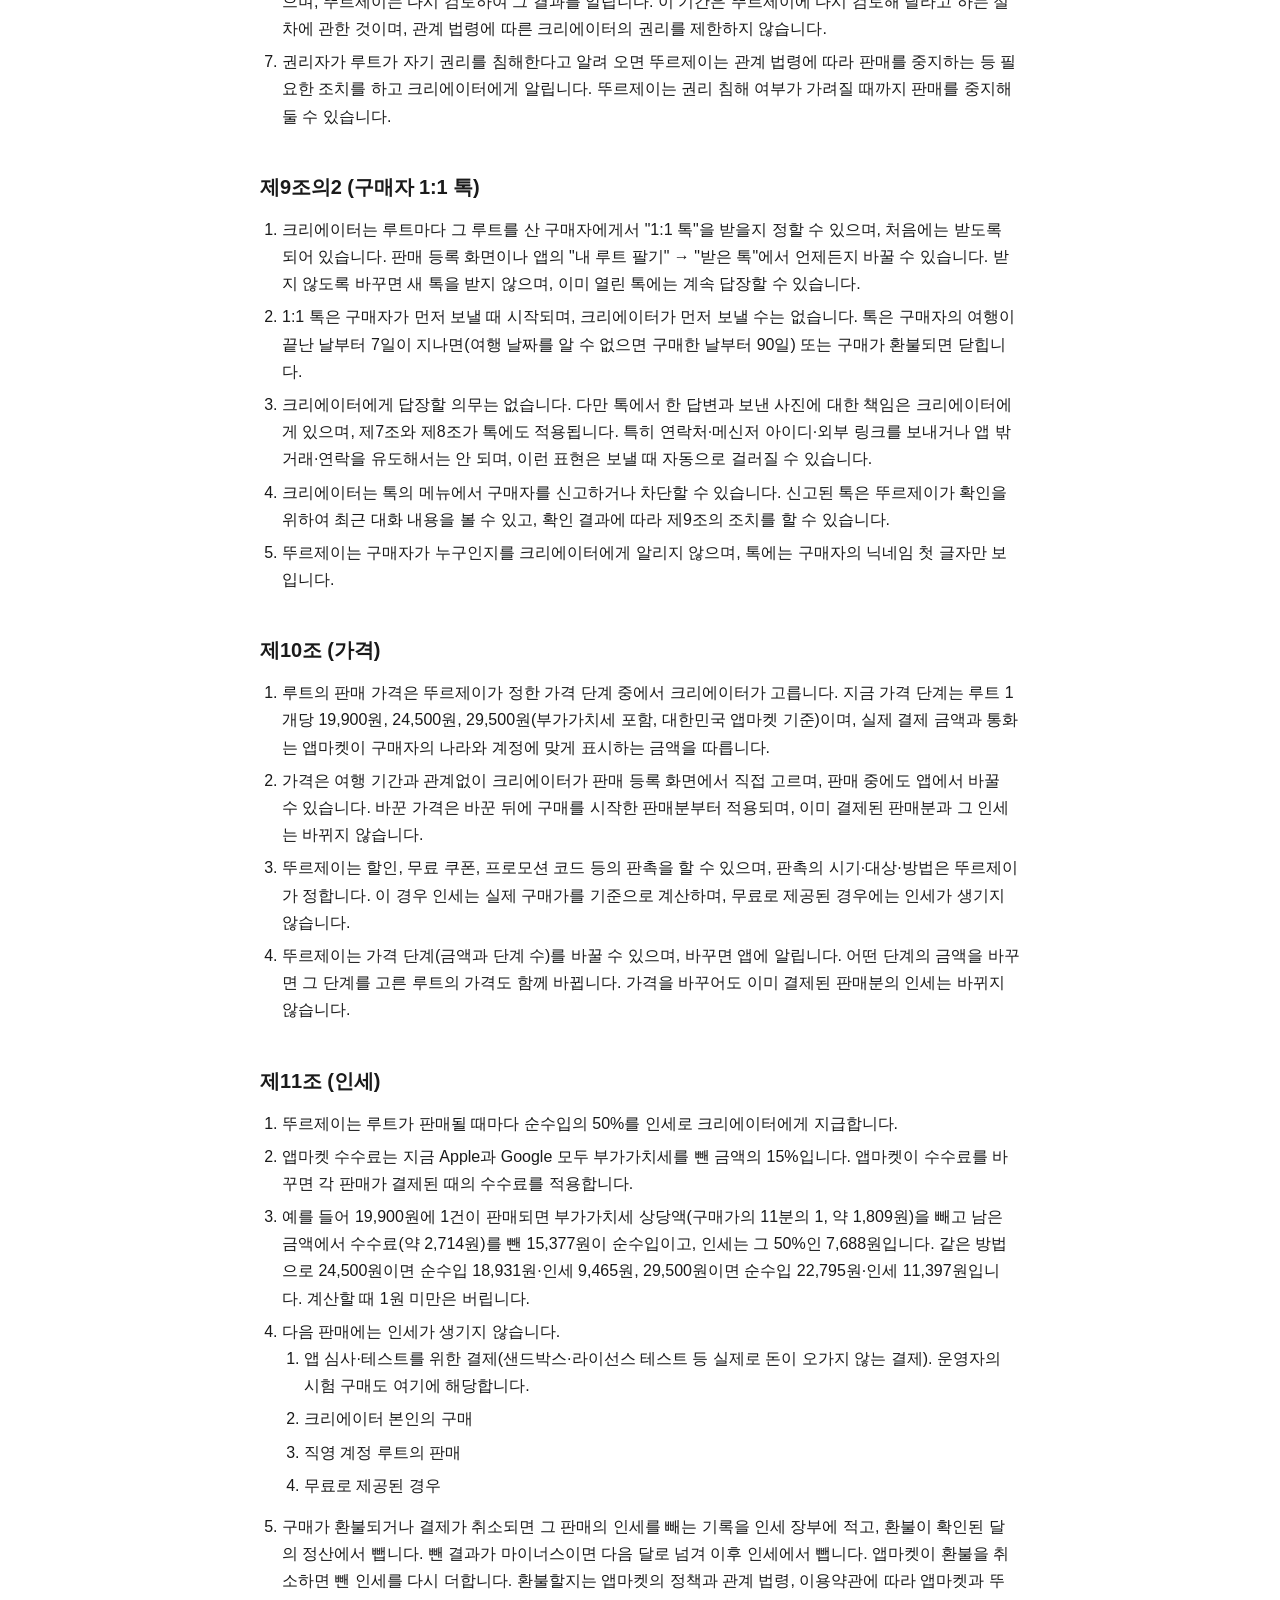
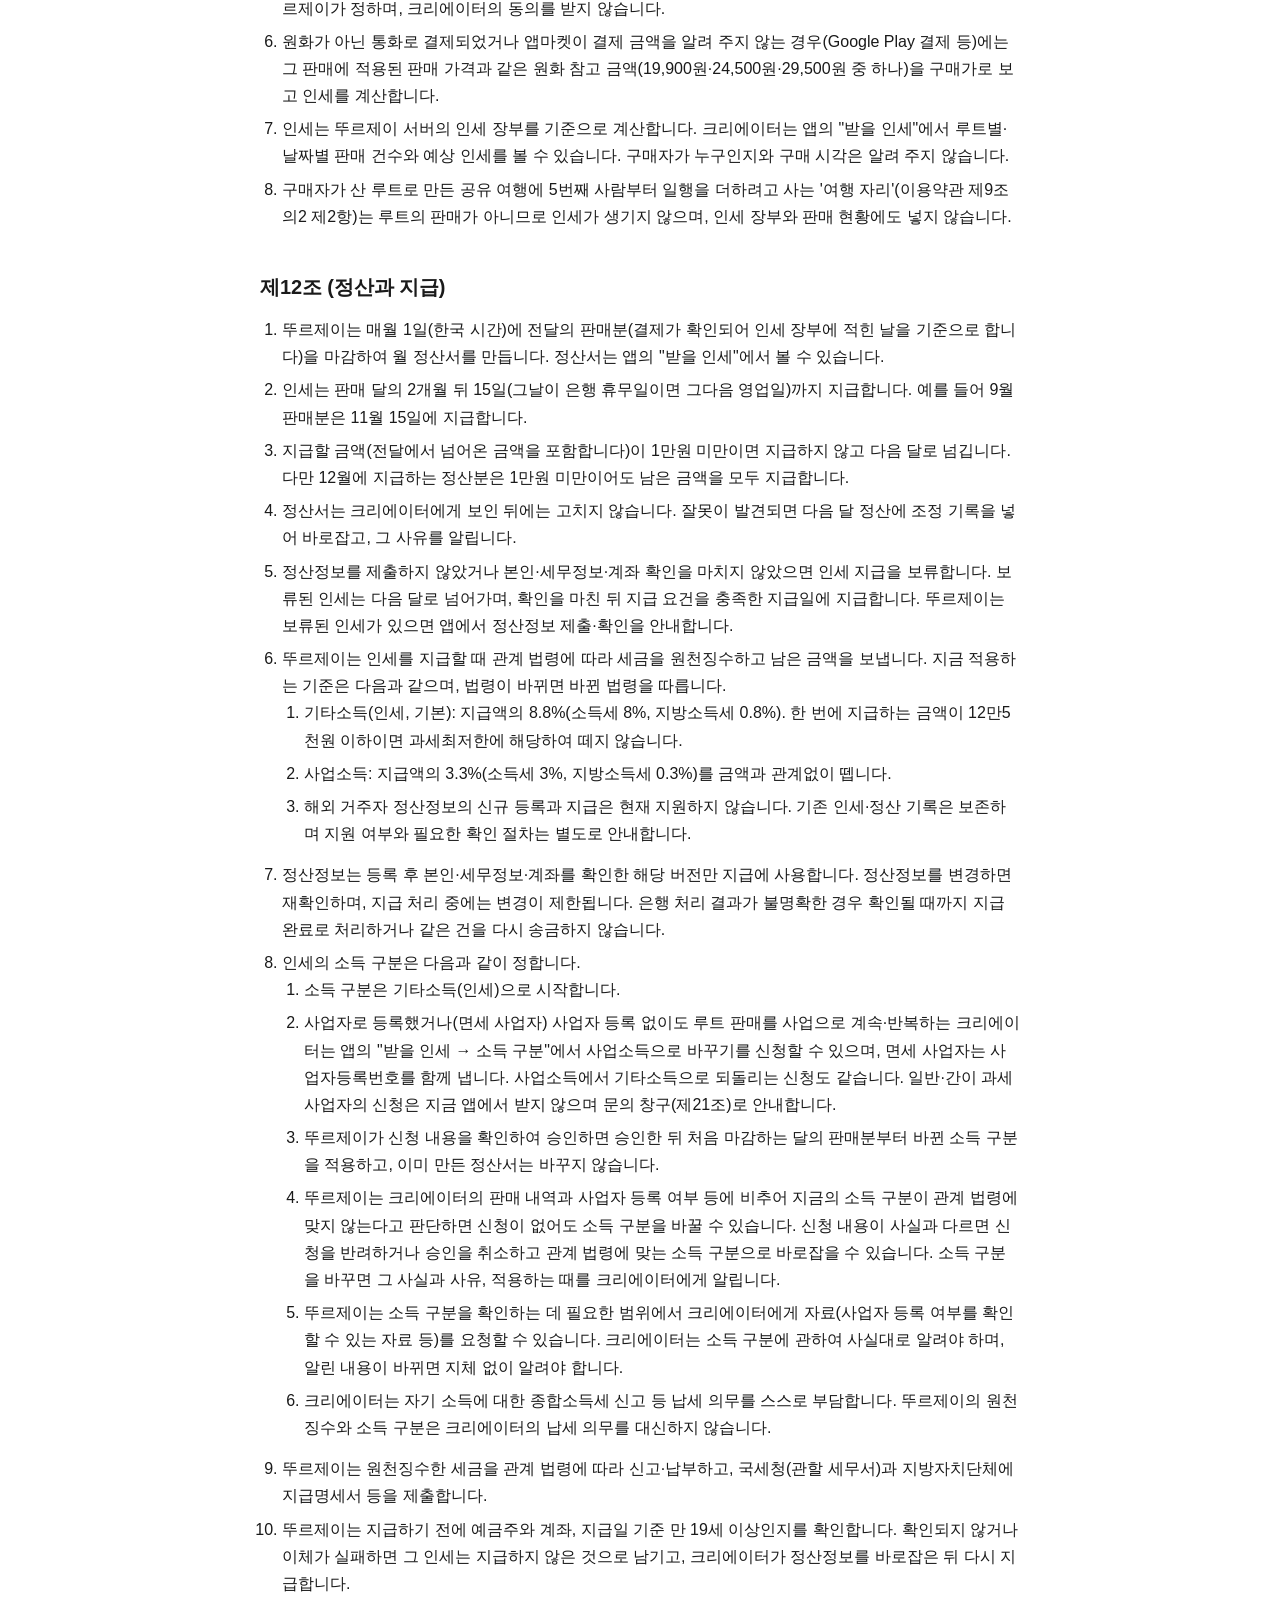
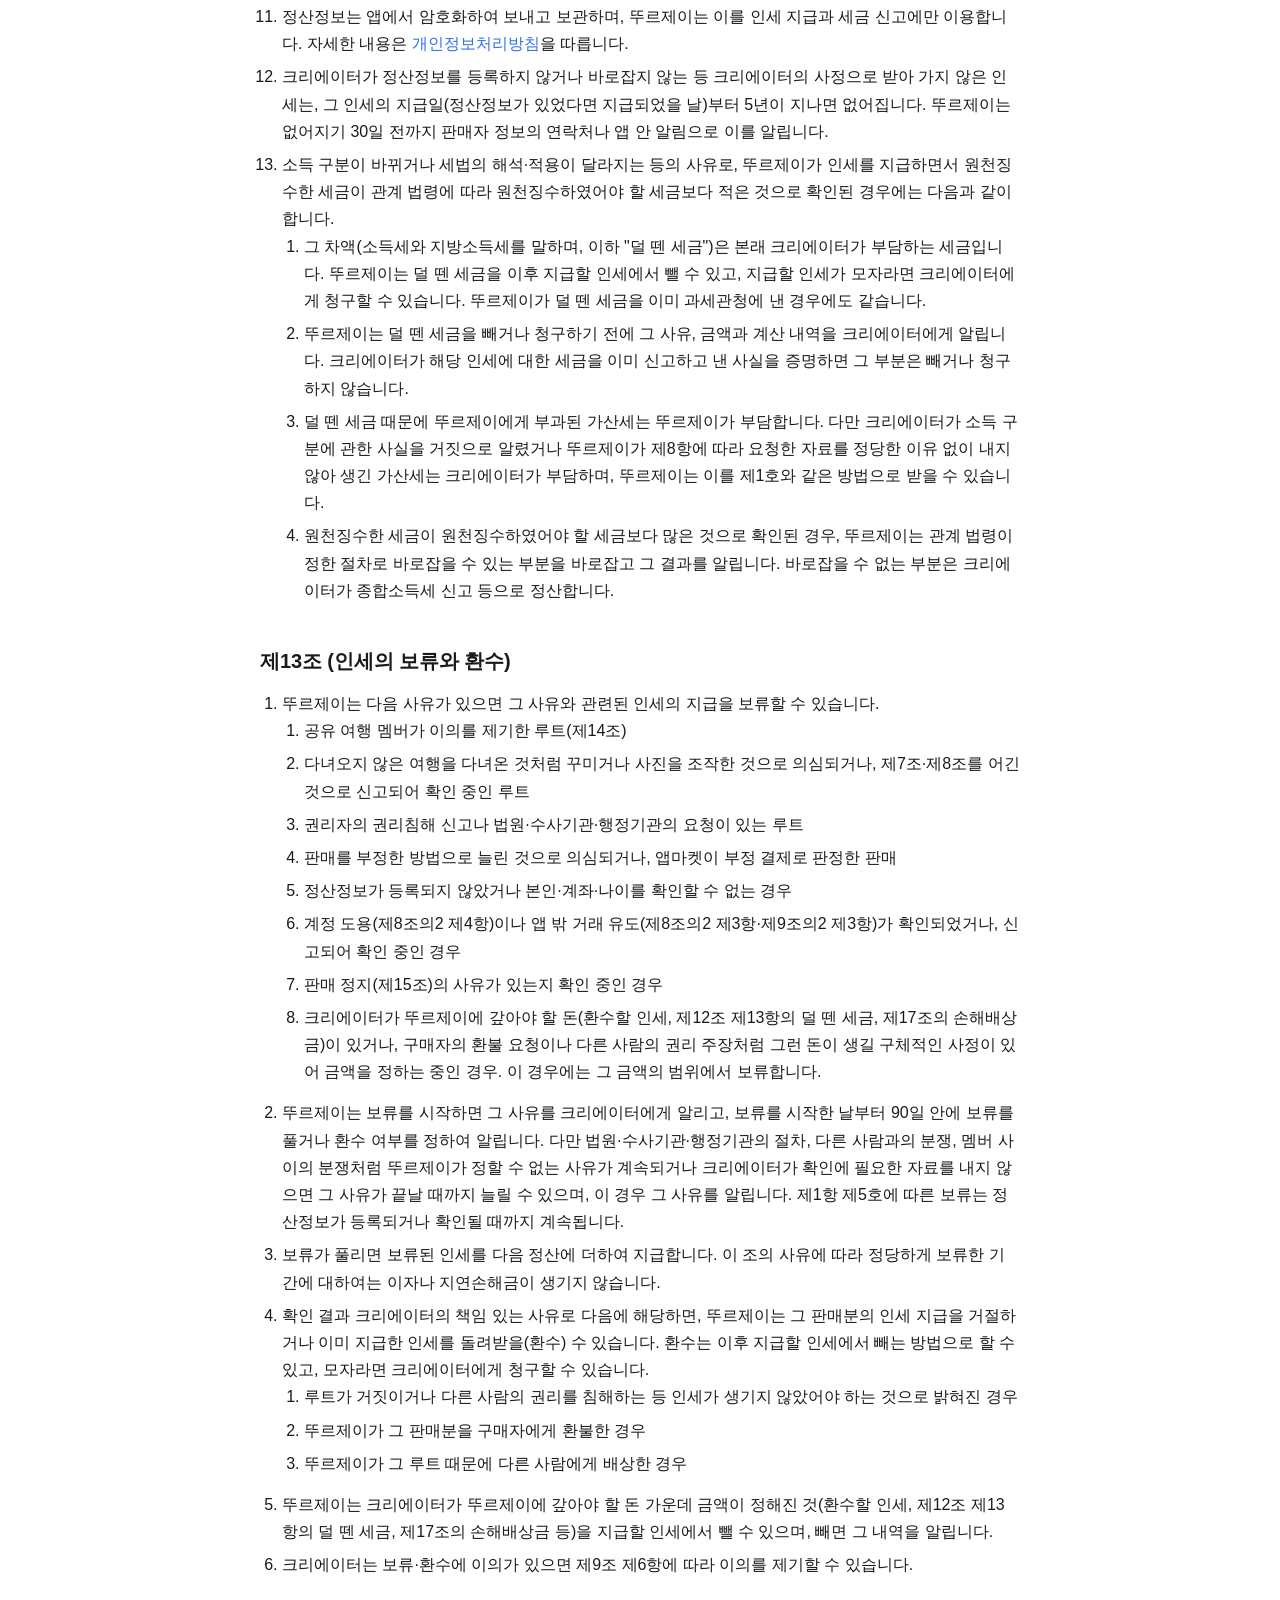
<file: creator-terms-ko.html>
<!doctype html>
<html lang="ko">
<head>
  <meta charset="utf-8">
  <meta name="viewport" content="width=device-width, initial-scale=1">
  <meta name="robots" content="index,follow">
  <title>루트마켓 크리에이터 약관 — TourJ</title>
  <link rel="stylesheet" href="assets/style.css">
  <link rel="icon" href="assets/favicon-app.png" type="image/png" sizes="64x64">
  <link rel="apple-touch-icon" href="assets/apple-touch-icon.png" sizes="180x180">
</head>
<body>
<main>
  <header class="page-header">
    <h1>루트마켓 크리에이터 약관</h1>
    <div class="meta">
      서비스명: TourJ(뚜르제이) · 루트마켓<br>
      버전 2026-11-11 · 게시: 2026년 11월 14일(처음 게시 2026년 11월 13일) · 시행일: 2026년 12월 15일(새로 판매 등록하는 크리에이터와 앱에서 이 버전에 동의한 크리에이터에게는 동의한 날부터 적용)<br>
      2026년 11월 14일 보완: 소득 구분(제12조 제8항) · 덜 뗀 세금의 정산(제12조 제13항) · 공유 여행 루트의 멤버 동의(제14조)
    </div>
    <div class="lang-switch">
      <strong>한국어</strong> · <a href="terms-ko.html">이용약관</a> · <a href="privacy-ko.html">개인정보처리방침</a> · <a href="index.html">← 목록</a>
    </div>
  </header>

  <p>
    이 약관은 엄파이어(umpire, 대표자: 엄민규(EOM MINKYU), 사업자등록번호: 634-26-02306, 이하 "뚜르제이")가 운영하는 모바일 애플리케이션
    <strong>TourJ</strong>의 루트마켓에서, 회원이 직접 다녀온 여행을 루트로 등록하고 뚜르제이가 이를 판매하는 데 필요한 조건을 정합니다.
    이 약관은 TourJ <a href="terms-ko.html">이용약관</a>에 더하여 적용되며, 루트의 등록·판매·인세에 관하여 이 약관과 이용약관이 다르면 이 약관이 먼저 적용됩니다.
    이 약관에서 정하지 않은 사항은 이용약관과 관계 법령을 따릅니다.
  </p>

  <div class="callout">
    <strong>2026년 11월 13일 전면 개정 안내 (버전 2026-11-11 · 시행일: 2026년 12월 15일)</strong><br>
    <strong>바뀐 내용</strong> — 크리에이터에게 불리할 수 있는 변경은 굵게 적었습니다.
    <ul>
      <li><strong>얼리 크리에이터 제도를 없앴습니다.</strong> 인세 100% 기간, 릴스 미션(종전 제11조의2), 독점 보너스(종전 제11조의3)와 관련 정의를 지웠습니다. 인세는 모두 순수입의 50%입니다(제11조).</li>
      <li><strong>홍보에 쓰는 범위를 넓혔습니다(제6조).</strong> 홍보 사진뿐 아니라 루트에 넣은 모든 내용(모든 날의 일정, 장소별 "왜 여기?"와 메모, 장소 사진, 영상 등)을 뚜르제이가 따로 묻지 않고 홍보에 쓸 수 있습니다.
          "미리보기를 넘는 부분을 크리에이터의 동의 없이 한꺼번에 공개하지 않는다"는 문장과 "다른 사람의 얼굴이 나온 사진은 광고에 쓰기 전에 크리에이터에게 확인한다"는 문장을 지웠고,
          광고 매체·제휴사 등 다른 업체를 통한 이용을 넣었습니다.</li>
      <li><strong>루트 등록(제5조)</strong>: 어떤 루트를 판매할지는 뚜르제이가 정한다는 것을 밝혔습니다. 산 루트에서 담은 장소가 '절반'을 넘는지로 정하던 기준을 없애고, 뚜르제이의 판단으로 등록을 거절할 수 있게 했습니다.
          노출 순서(제11항)와 뚜르제이가 판매를 끝낼 수 있는 경우(제12항)를 넣었습니다.</li>
      <li><strong>인스타그램 계정(제8조의2)</strong>: 다른 사람의 계정을 연결한 경우의 조치(연결 끊기, 판매 중지·판매 정지, 인세 보류·환수, 손해배상)를 넣었습니다.</li>
      <li><strong>인세(제12조·제13조·제15조)</strong>: 지급일부터 5년 동안 받아 가지 않은 인세의 소멸, 인세를 보류·환수하는 사유의 추가, 뚜르제이에 갚을 돈을 인세에서 빼는 것, 탈퇴할 때 마이너스인 인세의 청구를 넣었습니다.</li>
      <li><strong>책임(제16조·제17조)</strong>: 뚜르제이의 가벼운 과실로 생긴 손해의 배상 한도를 넣고, 크리에이터가 배상하는 범위를 이 약관을 어긴 경우 전반으로 넓혔습니다.</li>
      <li>보증 사항 추가(제7조), 운영 기준(제3조 제7항), 판매 정지의 절차와 뚜르제이의 해지(제15조), 루트마켓의 변경·종료(제15조의2), 크리에이터 지위의 양도 금지(제19조)를 넣었습니다.</li>
      <li><strong>소득 구분과 덜 뗀 세금(제12조 제8항·제13항, 제13조) — 2026년 11월 14일 보완</strong>: 소득 구분은 기타소득(인세)으로 시작하고, 사업소득은 앱에서 신청하여 승인받은 뒤 처음 마감하는 달의 판매분부터 적용합니다.
          뚜르제이는 관계 법령에 맞게 소득 구분을 바꿀 수 있고 확인에 필요한 자료를 요청할 수 있습니다. <strong>원천징수한 세금이 모자란 것으로 확인되면 그 차액(덜 뗀 세금)을 이후 인세에서 빼거나 청구할 수 있습니다.</strong>
          빼기 전에 사유와 금액을 알리며, 크리에이터가 이미 신고하고 낸 세금은 빼지 않습니다.</li>
      <li><strong>공유 여행 루트(제7조·제14조) — 2026년 11월 14일 보완</strong>: 함께 간 멤버 모두가 동의한 뒤에만 판매를 시작합니다.</li>
      <li>인세 배분율(순수입의 50%)과 지급일은 바뀌지 않았습니다.</li>
    </ul>
    <strong>바꾸는 이유:</strong> 얼리 크리에이터 제도를 운영하지 않기로 하였고, 루트를 알리는 방법과 등록 기준, 서로의 책임 범위를 분명히 하며,
    소득 구분·세금 정산과 공유 여행 루트의 판매 조건을 실제 운영에 맞추기 위해서입니다.<br>
    바뀐 약관에 동의하지 않으면 시행일 전에 루트의 판매를 중지하거나 이 약관을 해지할 수 있습니다(제3조 제5항).
    <strong>시행일까지 거부 의사를 밝히지 않고 판매를 계속하면 바뀐 약관에 동의한 것으로 봅니다.</strong>
    새 루트를 등록하거나 판매 중인 루트를 고칠 때에는 바뀐 약관에 동의해야 합니다(제3조 제6항).
  </div>

  <div class="callout">
    <strong>중요 내용 요약</strong> — 자세한 내용은 아래 각 조를 꼭 확인해 주세요.
    <ul>
      <li>루트의 저작권은 크리에이터에게 그대로 있습니다. 뚜르제이는 크리에이터에게 이용허락을 받아 루트를 <strong>뚜르제이의 상품으로 판매</strong>하고, 크리에이터에게 <strong>인세</strong>를 지급합니다(제6조·제11조).</li>
      <li><strong>어떤 루트를 판매할지는 뚜르제이가 정합니다.</strong> 등록한 루트는 뚜르제이가 확인한 뒤 판매를 시작하며, 판매하기에 알맞지 않다고 판단하면 반려할 수 있습니다.
          다른 크리에이터에게 산 루트의 장소를 담은 여행은 <strong>뚜르제이의 판단에 따라 등록이 거절될 수 있고</strong>, 산 루트의 글과 사진은 넣을 수 없습니다(제5조).</li>
      <li>루트 가격은 뚜르제이가 정한 <strong>19,900원·24,500원·29,500원 중에서 크리에이터가 고르고</strong>, 판매 중에도 바꿀 수 있습니다. 바꾼 가격은 새로 사는 사람부터 적용됩니다(제10조).</li>
      <li>인세는 <strong>순수입(구매가에서 부가가치세와 앱마켓 수수료를 뺀 금액)의 50%</strong>입니다. 1건에 19,900원이면 7,688원, 24,500원이면 9,465원, 29,500원이면 11,397원입니다(제11조).</li>
      <li>매월 1일에 전달 판매분을 마감하고, <strong>판매 달의 2개월 뒤 15일</strong>에 지급합니다. 1만원 미만은 다음 달로 넘기고, 12월 지급분은 남은 금액을 모두 지급합니다.
          인세를 받으려면 정산정보를 등록해야 하며, <strong>지급일부터 5년 동안 받아 가지 않은 인세는 없어집니다</strong>(제12조).</li>
      <li>운영 연락을 위해 <strong>판매자 정보(실명·국내 휴대전화번호·확인을 마친 이메일 주소)</strong>를 알려야 합니다. 첫 루트를 보낼 때는 건너뛸 수 있지만 정산정보를 등록하기 전에는 꼭 적어야 하며, 크리에이터 본인과 운영자만 봅니다(제4조의2).</li>
      <li>세금을 떼고 지급합니다: 기타소득 8.8%(한 번에 지급하는 금액이 12만5천원 이하이면 0원) · 사업소득 3.3%. 소득 구분은 기타소득으로 시작하고 앱에서 신청하여 바꿀 수 있습니다.
          <strong>세금을 덜 뗀 것으로 확인되면 이후 인세에서 빼거나 청구할 수 있습니다</strong>(제12조).</li>
      <li>판매 중인 루트는 <strong>로그인 없이 누구나 볼 수 있는 웹 페이지로 공개</strong>되고 검색엔진에 나올 수 있습니다(제6조).</li>
      <li><strong>판매 중인 루트에 넣은 모든 내용</strong>(제목·소개, 모든 날의 일정과 장소, 장소별 "왜 여기?"와 메모, 장소 사진, 홍보 사진·영상, 경비, 산 상품 목록 등)은 뚜르제이가
          <strong>앱·웹·SNS·광고 등 홍보에 따로 묻거나 알리지 않고, 따로 대가를 주지 않고 쓸 수 있습니다</strong>. 홍보물에 맞게 줄이거나 고쳐 쓸 수 있고, 광고 매체·제휴사 등 다른 업체를 통해서도 씁니다.
          판매 중인 루트의 홍보 이용만 따로 거절할 수는 없습니다. 판매를 멈추거나 탈퇴하면 새로 쓰지 않으며, <strong>그 전에 올린 홍보물은 남을 수 있고</strong> 내려 달라고 요청하면 30일 안에 내립니다(제6조).</li>
      <li>이 여행에서 산 입장권·투어·eSIM 등을 <strong>'필수'·'권장'</strong>으로 적을 수 있습니다. 상품에 붙는 마이리얼트립 링크는 뚜르제이의 제휴 링크이며, 그 수수료는 인세에 들어가지 않습니다(제5조).</li>
      <li>프로필에는 <strong>본인이 운영하는 인스타그램 계정만</strong> 연결할 수 있습니다. <strong>다른 사람의 계정을 연결하면 연결이 끊기고 판매가 멈추며, 인세가 보류·환수되고 손해를 배상해야 할 수 있습니다.</strong>
          인스타그램에서 루트를 앱 밖으로 팔거나 거래를 유도해도 연결이 끊기고 판매가 멈출 수 있습니다(제8조의2).</li>
      <li>루트에 넣은 글·사진·영상의 <strong>책임은 크리에이터에게</strong> 있습니다. 직접 만들었거나 쓸 권리가 있는 것이어야 하고, 다른 사람의 얼굴 등 알아볼 수 있는 모습이 나온 사진·영상은
          그 사람에게서 <strong>판매와 홍보(광고 포함)에 쓰는 데 대한 동의</strong>를 받았거나 알아볼 수 없게 처리한 경우에만 넣을 수 있습니다.
          크리에이터가 이 약관을 어겨 뚜르제이에게 손해가 생기면(구매자 환불, 다른 사람에 대한 배상, 합리적인 범위의 변호사 비용 포함) <strong>크리에이터가 배상</strong>합니다.
          다만 크리에이터에게 고의나 과실이 없는 경우와 뚜르제이의 고의 또는 과실로 생긴 부분은 제외합니다(제7조·제16조·제17조).</li>
      <li>환불되면 그 판매의 인세는 빠집니다. 신고·이의·약관 위반이 있으면 <strong>판매 중지, 판매 정지, 인세 보류·환수</strong>를 할 수 있고, 크리에이터가 뚜르제이에 갚을 돈은 지급할 인세에서 뺄 수 있습니다(제9조·제13조·제14조·제15조).</li>
      <li>공유 여행은 <strong>함께 간 멤버 모두가 동의해야</strong> 판매를 시작합니다. 판매 중에도 멤버가 이의를 제기하면 판매를 멈추고 그 루트의 인세를 보류합니다(제14조).</li>
      <li><strong>뚜르제이의 책임 한도</strong>: 뚜르제이의 가벼운 과실로 생긴 손해는 직전 12개월 인세 합계와 30만원 가운데 큰 금액까지 배상합니다. 고의나 중대한 과실로 생긴 손해에는 이 한도를 적용하지 않습니다.
          뚜르제이는 루트의 노출·판매량·수입을 보장하지 않습니다(제5조·제16조).</li>
      <li>판매를 멈추거나 탈퇴해도 이미 산 구매자는 루트를 계속 이용합니다(제6조·제15조).</li>
      <li>루트마다 <strong>구매자 1:1 톡</strong>을 받을지 고를 수 있습니다(기본은 받음). 산 사람만 먼저 말을 걸 수 있고, 답장은 의무가 아니며, <strong>톡에서 한 답변의 책임은 크리에이터에게</strong> 있습니다(제9조의2).</li>
      <li>뚜르제이는 루트마켓의 기능을 바꾸거나, 30일 전에 알리고 루트마켓을 끝낼 수 있습니다(제15조의2).</li>
    </ul>
  </div>

  <h2>제1조 (목적)</h2>
  <ol>
    <li>이 약관은 뚜르제이와 크리에이터 사이에서 루트의 등록, 이용허락, 판매, 인세의 계산·지급,
        콘텐츠 기준과 운영 조치에 관한 권리·의무를 정하는 것을 목적으로 합니다.</li>
    <li>크리에이터와 뚜르제이는 서로 독립한 당사자이며, 이 약관은 두 당사자 사이에 고용·대리·동업 관계를 만들지 않습니다.
        크리에이터는 뚜르제이를 대신하여 다른 사람과 계약하거나 뚜르제이의 이름으로 약속할 수 없습니다.</li>
  </ol>

  <h2>제2조 (정의)</h2>
  <ol>
    <li><strong>루트마켓</strong>: TourJ 앱의 가이드 탭 등에서 회원이 직접 다녀온 여행 일정을 루트로 사고팔 수 있도록 뚜르제이가 제공하는 서비스를 말합니다.</li>
    <li><strong>루트</strong>: 크리에이터가 TourJ에 기록한 여행을 바탕으로 판매 등록한 콘텐츠를 말합니다. 루트는 등록할 때의 일정·장소·글·사진 등을 복사해 만든
        <strong>판매용 사본</strong>으로 판매되며, 원래 여행을 나중에 고쳐도 판매용 사본은 자동으로 바뀌지 않습니다.</li>
    <li><strong>루트 콘텐츠</strong>: 크리에이터가 루트를 등록하거나 고치면서 루트마켓에 올린 모든 내용을 말합니다. 판매용 사본에 들어간 모든 날의 일정과 장소, 제목·여행 소개·태그,
        장소별 "왜 여기?"와 메모, 날짜별 메모, 장소에 붙인 사진, 홍보 사진과 그 설명, 홍보 영상, 경비와 여행 총비용, 산 상품 목록, 공개 문의에 단 답변이 모두 포함됩니다.</li>
    <li><strong>크리에이터</strong>: 이 약관에 동의하고 루트를 등록한 회원을 말합니다. 앱 화면의 "판매자", "내 루트 팔기", "판매 등록" 등은
        크리에이터가 뚜르제이에 루트의 이용을 허락하고 뚜르제이가 이를 판매하는 과정을 쉽게 나타낸 말이며, 루트 구매 계약의 당사자는 뚜르제이와 구매자입니다.</li>
    <li><strong>구매자</strong>: 루트를 구매한 회원을 말합니다.</li>
    <li><strong>앱마켓</strong>: 루트가 판매되는 Apple App Store와 Google Play를 말합니다.</li>
    <li><strong>구매가</strong>: 구매자가 앱마켓에서 결제한 금액(부가가치세 포함)을 말합니다. 원화가 아닌 통화로 결제되었거나 앱마켓이 결제 금액을 알려 주지 않는 경우에는
        제11조 제6항의 원화 참고 금액을 구매가로 봅니다.</li>
    <li><strong>순수입</strong>: 구매가에서 부가가치세 상당액(구매가의 11분의 1)을 빼고, 남은 금액에서 앱마켓 수수료를 뺀 금액을 말합니다.</li>
    <li><strong>인세</strong>: 뚜르제이가 루트의 이용허락에 대한 대가로 크리에이터에게 지급하는 저작권 사용료를 말합니다.</li>
    <li><strong>정산정보</strong>: 인세의 지급과 원천징수를 위하여 크리에이터가 등록하는 실명, 주민등록번호(외국인은 외국인등록번호), 본인 명의 국내 은행 계좌,
        거주 구분(해외 거주자는 나라와 주소) 등과, 소득 구분을 바꾸려고 신청하면서 내는 정보(사업자 등록 여부, 면세 사업자의 사업자등록번호 등)를 말합니다.</li>
    <li><strong>직영 계정</strong>: 운영자 본인 또는 뚜르제이의 공식 계정을 말합니다. 직영 계정의 루트는 뚜르제이 자신의 상품이므로 인세가 생기지 않습니다.</li>
    <li><strong>판매 중지</strong>는 루트 하나를 마켓에서 내리는 것을, <strong>판매 정지</strong>는 크리에이터 계정의 판매 자격을 멈추는 것을 말합니다.</li>
  </ol>

  <h2>제3조 (약관의 게시·효력·변경)</h2>
  <ol>
    <li>뚜르제이는 이 약관을 앱의 판매 등록 화면과 이 웹 페이지에 게시합니다.</li>
    <li>이 약관은 회원이 판매 등록 화면에서 이 약관에 동의한 때부터 적용되며, 뚜르제이는 동의한 약관의 버전과 시각을 기록합니다.</li>
    <li>뚜르제이는 관계 법령을 위반하지 않는 범위에서 이 약관을 바꿀 수 있습니다. 바꿀 때에는 바뀐 내용·시행일·바꾸는 이유를 시행일 7일 전부터 앱과 이 웹 페이지에 알립니다.
        다만 인세 배분율을 낮추거나 지급일을 늦추는 등 크리에이터에게 불리한 변경은 시행일 30일 전부터 알리고, 앱 안 알림 등으로 크리에이터에게 개별적으로 알립니다.
        법령이 바뀌었거나 법원·행정기관의 명령, 앱마켓의 정책 변경 때문에 급히 바꾸어야 하는 경우에는 이 기간을 줄일 수 있으며, 이때에도 바뀐 내용과 이유를 지체 없이 알립니다.</li>
    <li>인세의 계산과 지급에 관한 바뀐 조건은 시행일 이후에 결제된 판매분부터 적용하며, 시행일 전에 결제된 판매분의 인세에는 소급하여 적용하지 않습니다.</li>
    <li>크리에이터는 바뀐 약관에 동의하지 않으면 시행일 전에 루트의 판매를 중지하거나 이 약관을 해지할 수 있습니다. 뚜르제이가 제3항에 따라 알리면서
        "시행일까지 거부 의사를 밝히지 않으면 동의한 것으로 본다"는 뜻을 분명히 함께 알렸는데도 크리에이터가 거부 의사를 밝히지 않고 판매를 계속하면
        바뀐 약관에 동의한 것으로 봅니다.</li>
    <li>새 루트를 등록하거나 판매 중인 루트를 고칠 때에는 그때의 최신 약관에 동의해야 합니다.</li>
    <li>뚜르제이는 이 약관의 범위 안에서 등록 기준, 사진·영상의 규격, 확인 절차 같은 세부 운영 기준을 정하여 판매 등록 화면이나 안내 페이지에 알릴 수 있습니다.
        운영 기준이 이 약관과 다르면 이 약관이 먼저 적용됩니다.</li>
  </ol>

  <h2>제4조 (크리에이터 자격)</h2>
  <ol>
    <li>만 19세 이상인 TourJ 회원으로서 이 약관에 동의하고, 판매 정지되지 않은 사람은 크리에이터가 될 수 있습니다.</li>
    <li>인세를 받으려면 앱의 "받을 인세" 화면에서 정산정보와 은행 발급 계좌 증빙을 제출하고 본인·계좌 확인을 마쳐야 합니다. 인세는 확인된 본인 명의의 국내 은행 계좌로만 보내며, 해외 거주자 정산은 현재 지원하지 않습니다.
        입력한 주민등록번호(외국인등록번호)의 생년월일로 연령을 검사하며, 번호 입력 자체를 실제 본인확인으로 취급하지 않습니다.</li>
    <li>부가가치세 과세사업자(일반과세자·간이과세자)로 등록한 크리에이터는 지금은 앱에서 정산정보를 등록할 수 없으며, 인세 지급 방법은 문의 메일로 따로 협의합니다.</li>
    <li>크리에이터가 만 19세 미만으로 확인되거나 나이·정산정보 등을 거짓으로 등록한 사실이 확인되면 뚜르제이는 판매를 중지할 수 있습니다.
        만 19세 미만으로 확인된 경우 그때까지 생긴 인세는 법정대리인의 확인을 거쳐 관계 법령에 따라 지급합니다.</li>
    <li>뚜르제이는 다음에 해당하는 사람의 판매 등록을 받지 않을 수 있습니다.
      <ol>
        <li>판매 정지된 적이 있거나, 이 약관·이용약관을 어겨 이용이 제한된 적이 있는 사람</li>
        <li>다른 사람의 이름이나 계정을 쓴 사람, 판매 정지를 피하려고 다른 계정으로 등록하는 사람</li>
        <li>판매자 정보나 정산정보를 확인할 수 없는 사람</li>
      </ol>
    </li>
  </ol>

  <h2>제4조의2 (판매자 정보)</h2>
  <ol>
    <li>크리에이터는 루트 심사, 인세 정산·지급, 세금 신고, 신고·분쟁 처리 등에 필요한 연락을 위하여 실명, 국내 휴대전화번호, 확인을 마친 이메일 주소(이하 "판매자 정보")를 앱에서 뚜르제이에 알립니다.
        첫 루트를 등록할 때에는 나중에 알려도 되지만, 정산정보를 등록하려면 판매자 정보를 먼저 알려야 합니다.</li>
    <li>이메일 주소는 뚜르제이가 그 주소로 보낸 확인 코드를 입력하여 확인한 경우에만 판매자 정보로 쓸 수 있습니다. 실명과 휴대전화번호는 정산정보를 등록할 때 하는 본인인증 결과와 맞춰 보며,
        실명은 본인인증으로 확인한 이름으로 정합니다. 휴대전화번호가 본인인증한 번호와 다르면 크리에이터는 번호를 고치거나, 적은 번호로 연락받기로 정할 수 있습니다.</li>
    <li>크리에이터는 판매자 정보를 정확하게 알리고, 바뀌면 지체 없이 앱에서 고쳐야 합니다. 크리에이터가 판매자 정보를 틀리게 알렸거나 바뀐 것을 고치지 않아 뚜르제이의 연락이 닿지 않아서 생긴 불이익(인세 지급 지연 등)은
        뚜르제이에게 고의 또는 과실이 없으면 뚜르제이가 책임지지 않습니다.</li>
    <li>판매자 정보는 크리에이터 본인과 뚜르제이의 운영자만 볼 수 있으며, 구매자와 다른 이용자에게 공개하지 않습니다. 뚜르제이는 판매자 정보를 이 약관에 따른 연락(제18조)과 본인 확인에만 쓰고,
        <a href="privacy-ko.html">개인정보처리방침</a>에 따라 처리합니다.</li>
  </ol>

  <h2>제5조 (루트 등록과 확인)</h2>
  <ol>
    <li>크리에이터는 직접 다녀온 여행 가운데 다음 기준을 모두 충족하는 여행만 루트로 등록할 수 있습니다. 구체적인 기준과 확인 결과는 판매 등록 화면에서 보여 줍니다.
      <ul>
        <li>여행 날짜가 정해져 있고 여행이 끝났을 것(샘플 여행과 AI로 만드는 중인 초안은 제외)</li>
        <li>셈에 넣는 장소가 5곳 이상일 것(숙소·교통·공항·식사 칸 등은 셈에서 뺍니다)</li>
      </ul>
    </li>
    <li>셈에 넣는 장소의 50% 이상이, 그 장소 가까이에서 찍어 위치 정보가 들어 있고 앨범에서 그 장소에 연결된 사진으로 확인되면
        (공유 여행에서는 함께 간 멤버가 올린 사진도 인정합니다) 뚜르제이는 그 루트에 "사진 확인"을 표시합니다.
        사진 확인은 판매 조건이 아니며, 뚜르제이는 미리 알린 뒤 사진 확인을 등록 기준에 넣을 수 있습니다.</li>
    <li>크리에이터는 등록할 때 제목, 여행 소개, 장소별 "왜 여기?", 홍보 사진(최대 20장 — 본인이 여행 앨범에 올린 사진이나 본인 휴대폰에서 고른 사진. 휴대폰에서 고른 사진은 여행 앨범에는 올라가지 않고 그 루트의 콘텐츠로 등록됩니다), 홍보 영상(선택 — 30초 이하의 세로 영상 1개), 이 여행에서 산 상품 목록(선택 — 제10항), 판매용 사본에 넣을 항목(숙소·항공편, 메모·경비)과 여행 총비용(1인)을 정합니다.
        메모와 경비는 크리에이터가 고를 때만 들어가며, 공유 여행에서는 다른 멤버의 기록이 섞이지 않도록 여행 기록을 그대로 넣을 수 없고 판매용으로 따로 쓴 글만 넣을 수 있습니다.</li>
    <li>등록한 루트는 뚜르제이가 확인한 뒤 판매를 시작합니다. 어떤 루트를 판매할지는 뚜르제이가 정합니다. 뚜르제이는 이 약관·이용약관·관계 법령에 맞지 않는 루트, 판매 자격이나 내용을 확인할 수 없는 루트,
        그 밖에 내용의 충실함, 다른 루트와 겹치는 정도, 구매자 보호 등을 고려하여 루트마켓에서 판매하기에 알맞지 않다고 판단한 루트를 반려할 수 있습니다.
        반려하면 그 사실과 이유를 알립니다. 다만 부정 등록을 가려내는 기준처럼 알리면 악용될 수 있는 내용은 알리지 않을 수 있습니다.</li>
    <li>판매 중인 루트를 고치면 뚜르제이가 다시 확인합니다. 확인이 끝날 때까지는 고치기 전 버전이 판매되고, 승인되면 새 버전이 판매됩니다. 이미 산 구매자는 새 버전을 받을 수 있습니다.</li>
    <li>크리에이터는 언제든지 앱에서 루트의 판매를 중지할 수 있고, 다시 판매할 수 있습니다. 다만 제9조의 운영 조치나 제12항에 따라 판매가 멈춘 루트는 뚜르제이가 조치를 풀기 전에는 다시 판매할 수 없습니다.</li>
    <li>지금은 여행 전체를 루트 하나로만 판매합니다. 뚜르제이는 도시별로 나누어 파는 등 판매 단위를 바꿀 수 있으며, 바꾸는 경우 미리 알립니다.</li>
    <li>등록할 때 입력한 글과 닉네임에 제8조 제1항에 어긋나는 표현(욕설·음란·혐오 표현, 연락처 등)이 있으면 자동 검사로 등록이 막힐 수 있습니다.</li>
    <li>다른 크리에이터의 루트를 사서 내 여행으로 담은 장소(이하 "산 루트에서 담은 장소")는 크리에이터가 직접 고른 장소로 보지 않습니다. 산 루트에서 담은 장소가 들어 있는 여행은
        뚜르제이의 판단에 따라 등록이 거절될 수 있으며(판매 등록 화면에서 자동으로 막힐 수도 있습니다), 산 루트의 "왜 여기?"·메모 등 글과 사진은 루트에 넣을 수 없습니다(산 루트에서 담은 장소의 메모는 등록할 때 자동으로 빠집니다).
        뚜르제이는 이를 확인하기 위하여 등록하는 여행을 크리에이터가 산 루트와 비교할 수 있습니다.</li>
    <li>크리에이터는 이 여행에서 산 입장권·투어·교통패스·eSIM 등의 상품을 루트에 '필수'(그 루트대로 여행하려면 미리 사야 하는 상품) 또는 '권장'(있으면 편하거나 비용을 아끼는 상품)으로 적을 수 있습니다.
        이 목록은 크리에이터가 실제로 사거나 쓴 상품이어야 하고, 상품 판매자와 대가 관계가 있으면 제8조 제1항 제6호에 따라 밝혀야 합니다.
        뚜르제이는 목록의 상품에 뚜르제이의 제휴사(마이리얼트립) 상품 링크를 붙일 수 있으며, 그 링크로 생긴 제휴 수수료는 뚜르제이에 귀속되고 제11조의 인세에 들어가지 않습니다.</li>
    <li>루트를 루트마켓의 어느 자리에 어떤 순서로 보여 줄지, 추천·기획전·검색 결과에 넣을지는 뚜르제이가 정합니다. 뚜르제이는 특정한 노출이나 판매량을 보장하지 않습니다.</li>
    <li>뚜르제이는 다음의 경우 30일 전에 크리에이터에게 알리고 그 루트의 판매를 끝낼 수 있습니다. 이미 산 구매자는 계속 이용할 수 있습니다.
      <ol>
        <li>판매를 시작한 뒤 12개월 동안 한 건도 판매되지 않은 경우</li>
        <li>장소의 폐업·이전 등으로 루트의 내용이 지금의 사정과 크게 달라져 구매자에게 알맞지 않게 된 경우</li>
        <li>앱마켓의 정책이나 법령이 바뀌어 그 루트를 계속 판매할 수 없게 된 경우(이 경우에는 알리는 기간을 줄일 수 있습니다)</li>
      </ol>
    </li>
  </ol>

  <h2>제6조 (이용허락)</h2>
  <ol>
    <li>루트와 루트 콘텐츠의 저작권과 그 밖의 권리는 크리에이터에게 그대로 있습니다.</li>
    <li>크리에이터는 루트를 등록함으로써 뚜르제이에게 루트 콘텐츠 전부와 닉네임·프로필(프로필에 연결한 인스타그램 계정을 포함합니다)을
        다음 목적과 방법으로 이용(복제·저장·전송·공개·배포하고 제6호에 따라 고쳐 쓰는 것을 말합니다)할 수 있는 비독점적이고 전 세계적인 권리를 허락합니다.
        구매자 1:1 톡의 대화와 비밀 문의는 여기에 포함하지 않습니다.
      <ol>
        <li>판매: 루트를 판매하기 위하여 복제·저장·전송하고 앱에 표시하는 것</li>
        <li>구매자의 이용: 구매자가 자기 여행 계획을 위하여 루트를 받아 보고, 자기 여행으로 복사해 고쳐 쓸 수 있도록 구매자에게 이용을 다시 허락하는 것</li>
        <li>미리보기: 구매 전에 크리에이터가 고른 하루의 일정(짧은 루트는 그날의 일부)과 그날의 장소 사진, 장소 수와 사진으로 확인된 장소 수, 지도 위 장소 위치, 포함 항목, 1인 실지출(켠 경우) 등을 무료로 보여 주는 것.
            무료로 보여 줄 하루는 크리에이터가 판매 등록 때 고르며, 판매 중에도 고쳐서 뚜르제이의 확인을 거쳐 바꿀 수 있습니다.
            뚜르제이는 구매자가 살지 말지를 판단하는 데 필요한 범위에서 미리보기에 보여 주는 항목과 방식을 정할 수 있습니다</li>
        <li>홍보: 루트 콘텐츠의 전부 또는 일부(미리보기 밖의 다른 날 일정, 장소별 "왜 여기?"와 메모, 장소 사진을 포함합니다)를 그 루트와 크리에이터, 루트마켓, TourJ를 알리는 데 쓰는 것.
            판매 중인 루트를 로그인 없이 누구나 볼 수 있는 웹 페이지에 공개하는 것, 구글·네이버 등 검색엔진이 그 페이지를 수집해 검색 결과에 보여 주도록 하는 것,
            링크 미리보기 카드와 공유용 이미지를 만드는 것, 앱 안의 추천·기획전·배너·알림에 쓰는 것, 뚜르제이의 SNS 게시물과 영상, 온라인·오프라인 광고, 앱마켓의 소개 화면, 보도자료, 제휴사의 채널에서 소개하는 것이 모두 포함됩니다.
            뚜르제이는 판매 중인 루트에 대하여 이 호의 이용을 크리에이터에게 따로 묻거나 알리지 않고 언제든지 할 수 있으며, 무엇을 어느 매체에 어떻게 쓸지는 뚜르제이가 정합니다</li>
        <li>성명 표시: 크리에이터의 닉네임으로 크리에이터를 표시하는 것. 크리에이터가 연결한 인스타그램 계정을 함께 표시하거나 태그할 수 있습니다.
            다만 광고나 짧은 영상·이미지처럼 매체의 형식이나 길이 때문에 표시하기 어려운 경우에는 생략할 수 있습니다</li>
        <li>편집: 판매·미리보기·홍보에 필요한 범위에서 루트의 본질적인 내용을 바꾸지 않는 편집(제목 자동 제안, 요약, 일부만 골라 쓰기, 번역, 화면 형식에 맞춘 변환, 사진·영상의 크기 조정·자르기·보정,
            홍보물에 맞춘 자막·음악·내레이션·디자인 입히기, 여러 루트를 묶어 소개하는 콘텐츠로 엮기 등)을 하는 것</li>
        <li>운영과 개선: 검색·추천·분류, 통계 분석, 품질 관리, 부정 등록 확인(다른 루트와 비교하는 것을 포함합니다) 등 루트마켓을 운영하고 개선하는 데 쓰는 것</li>
      </ol>
    </li>
    <li>뚜르제이는 제2항의 이용에 필요한 범위에서 앱마켓, 클라우드·SNS·광고 매체, 제휴사, 제작·홍보를 맡긴 업체 등 다른 업체가 루트 콘텐츠를 이용하게 할 수 있습니다.</li>
    <li>이 조의 이용허락 전체에 대한 대가는 제11조의 인세이며, 미리보기·홍보·운영을 위한 이용에 대하여 따로 대가를 지급하지 않습니다.</li>
    <li>이 이용허락은 비독점적입니다. 크리에이터는 같은 여행의 글과 사진을 다른 곳에 올리거나 스스로 이용할 수 있습니다.
        다만 뚜르제이가 이 약관에 따라 루트 콘텐츠를 이용하는 것을 막거나 제한하는 권리를 다른 사람에게 주어서는 안 됩니다.</li>
    <li>뚜르제이가 루트를 홍보할 의무를 지는 것은 아니며, 홍보할지와 그 방법은 뚜르제이가 정합니다. 크리에이터는 판매 중인 루트의 홍보 이용만 따로 거절할 수 없으며,
        홍보 이용을 원하지 않으면 그 루트의 판매를 중지할 수 있습니다.</li>
    <li>크리에이터가 루트의 판매를 중지하거나 이 약관을 해지하거나 탈퇴한 경우, 뚜르제이가 루트의 판매를 중지하거나 끝낸 경우에는 뚜르제이는 그 루트를 판매와 홍보에 새로 쓰지 않습니다. 다만 다음은 그러하지 아니합니다.
      <ol>
        <li>이미 판매된 루트는 구매자가 계속 이용할 수 있도록 제2항 제2호의 이용허락과 그에 필요한 보관이 유지됩니다.</li>
        <li>그 전에 이미 게시하거나 배포한 홍보물(뚜르제이의 SNS 게시물과 영상, 광고물, 보도자료 등)은 그대로 둘 수 있습니다. 크리에이터가 내려 달라고 요청하면 뚜르제이는 자신이 직접 관리하는 게시물을 요청받은 날부터 30일 안에 내립니다.
            사생활이나 초상권 침해 등 권리 침해를 이유로 한 요청은 확인되는 대로 지체 없이 내립니다.</li>
        <li>이미 집행이 끝난 광고, 인쇄물, 언론 보도, 다른 사람이 공유하거나 다시 올린 것, 검색엔진에 남은 기록, 이미 공유된 링크의 미리보기처럼 뚜르제이가 되돌리거나 통제할 수 없는 것은 남을 수 있습니다.</li>
        <li>뚜르제이는 분쟁 대응, 법령상 의무의 이행, 부정 등록 확인에 필요한 범위에서 루트 콘텐츠의 사본을 <a href="privacy-ko.html">개인정보처리방침</a>과 관계 법령에 따라 보관할 수 있습니다.</li>
      </ol>
    </li>
  </ol>

  <h2>제7조 (크리에이터의 보증)</h2>
  <p>크리에이터는 루트를 등록할 때 다음을 보증합니다.</p>
  <ol>
    <li>루트는 크리에이터가 직접 다녀온 여행을 바탕으로 한 것이며, 날짜·장소·방문 사실을 거짓으로 꾸미지 않았습니다.</li>
    <li>루트 콘텐츠(글·사진·영상과 영상에 쓴 음악을 포함합니다)는 크리에이터가 직접 만든 것이거나 이용할 정당한 권리가 있는 것이며,
        크리에이터에게는 뚜르제이에 제6조의 이용허락(판매·홍보·편집과 다른 업체를 통한 이용을 포함합니다)을 할 권한이 있습니다.</li>
    <li>사진·영상에 다른 사람의 얼굴 등 알아볼 수 있는 모습이 있으면, 그 사람에게서 루트의 판매와 홍보(광고를 포함합니다)에 쓰는 데 대한 동의를 받았거나 알아볼 수 없게 처리했습니다.</li>
    <li>루트 콘텐츠가 다른 사람의 저작권·상표권·초상권·명예·사생활 등의 권리를 침해하지 않습니다.</li>
    <li>등록한 정보(판매자 정보와 정산정보를 포함합니다)에 거짓이 없고, 프로필에 연결한 인스타그램 계정은 크리에이터 본인이 운영하는 계정입니다.</li>
    <li>공유 여행을 루트로 등록하는 경우, 그 일정과 멤버가 올린 사진에 함께 간 멤버의 몫이 있을 수 있다는 것을 알고,
        함께 간 멤버 모두가 동의하여야 판매가 시작되며 판매 중에도 멤버가 이의를 제기할 수 있다는 것(제14조)에 동의합니다.</li>
    <li>뚜르제이가 이 약관에 따라 루트 콘텐츠를 이용하는 것을 막거나 제한하는 계약(다른 곳에만 팔기로 한 약속 등)을 다른 사람과 맺지 않았고, 앞으로도 맺지 않습니다.</li>
  </ol>

  <h2>제8조 (콘텐츠 기준)</h2>
  <ol>
    <li>뚜르제이는 부적절한 콘텐츠와 다른 이용자를 괴롭히는 행위를 용인하지 않습니다(무관용). 크리에이터는 루트와 닉네임에 다음을 넣어서는 안 됩니다.
      <ol>
        <li>욕설, 음란하거나 선정적인 표현, 특정 집단에 대한 혐오·차별 표현</li>
        <li>불법 행위(성매매·마약·불법 도박 등)나 위험한 행위를 부추기거나 돕는 내용</li>
        <li>다녀오지 않은 곳을 다녀온 것처럼 꾸민 루트, 조작하거나 다른 곳에서 찍은 사진</li>
        <li>다른 사람의 글·사진·일정을 허락 없이 가져온 것</li>
        <li>전화번호·이메일·메신저 아이디·SNS 계정·외부 링크 등의 연락처, 앱 밖에서의 거래나 연락을 유도하는 내용(제8조의2에 따라 프로필에 연결한 본인 인스타그램 계정은 제외합니다)</li>
        <li>장소나 업체로부터 돈·무료 제공·할인 등의 대가를 받았거나 크리에이터 자신이나 가족이 운영하는 곳을 추천하면서 그 사실을 밝히지 않은 내용
            (이런 관계가 있으면 소개나 "왜 여기?"에 분명히 적어야 합니다)</li>
        <li>다른 사람의 개인정보(이름·연락처·얼굴 등)를 드러내는 내용</li>
        <li>청소년에게 해로운 내용(성인 대상 장소를 소개하는 것은 제2항에 따라 19세 이상 루트로 판매할 수 있습니다), 그 밖에 법령이나 공공질서·미풍양속에 어긋나는 내용</li>
      </ol>
    </li>
    <li>술집·유흥업소·카지노처럼 성인을 대상으로 하는 장소가 들어 있는 루트는 뚜르제이가 "19세 이상"으로 지정할 수 있습니다.
        19세 이상 루트는 목록에 "19+" 표시와 함께 나오지만, 만 19세 이상이라고 밝힌 이용자만 내용을 보거나 살 수 있고, 로그인 없이 열리는 웹 페이지에는 공개되지 않습니다.
        크리에이터는 이런 장소가 들어 있다는 사실을 숨겨서는 안 됩니다.</li>
    <li>뚜르제이는 제1항의 표현을 걸러 내기 위하여 등록할 때 제목·소개·"왜 여기?"·닉네임을 자동으로 검사하며, 걸리면 등록되지 않습니다.</li>
  </ol>

  <h2>제8조의2 (인스타그램 계정 연결)</h2>
  <ol>
    <li>크리에이터는 앱의 "내 루트 팔기"에서 본인이 운영하는 인스타그램 계정 하나를 프로필에 연결할 수 있으며, 뚜르제이는 그 계정을 크리에이터 페이지·루트 상세·공개 웹 페이지와 홍보물에 링크로 표시할 수 있습니다.
        연결은 언제든지 바꾸거나 끊을 수 있습니다.</li>
    <li>크리에이터는 다른 사람이나 단체의 계정, 뚜르제이의 공식 계정으로 오인될 수 있는 계정을 연결해서는 안 됩니다.
        뚜르제이는 계정이 크리에이터 본인의 것인지 확인하기 위하여 필요한 방법(그 계정에서 뚜르제이 공식 계정으로 메시지 보내기 등)을 요청할 수 있고, 확인되지 않으면 연결을 받지 않거나 끊을 수 있습니다.</li>
    <li>크리에이터는 연결한 계정이나 그 계정의 게시물·메시지로 루트(또는 루트와 같은 내용의 일정)를 앱 밖에서 팔거나, 루트마켓 이용자에게 앱 밖 거래나 연락을 유도해서는 안 됩니다.
        자기 여행의 사진·글을 인스타그램에 올리면서 루트마켓의 루트를 소개하는 것은 할 수 있습니다.</li>
    <li>크리에이터가 다른 사람이나 단체의 계정을 연결한 사실이 확인되면(이하 "계정 도용") 뚜르제이는 미리 알리지 않고 곧바로 다음 조치를 할 수 있으며, 조치한 뒤 그 사실과 사유를 알립니다.
      <ol>
        <li>연결을 끊고, 그 계정이 표시된 화면·웹 페이지·홍보물에서 지우는 것</li>
        <li>그 크리에이터의 모든 루트의 판매 중지 또는 판매 정지(제15조)</li>
        <li>그 계정을 연결해 둔 동안 결제된 판매분의 인세 지급 보류(제13조). 구매자가 계정 주인의 루트로 잘못 알고 산 것으로 인정되어 환불하였거나 계정의 주인 등 다른 사람에게 배상한 경우에는
            그 판매분의 인세를 지급하지 않거나 환수합니다.</li>
        <li>인스타그램 계정을 다시 연결하지 못하게 하는 것</li>
      </ol>
    </li>
    <li>계정 도용 때문에 계정의 주인이나 구매자 등 다른 사람이 뚜르제이에게 권리를 주장하거나 뚜르제이에게 손해가 생기면 크리에이터는 제17조에 따라 그 손해를 배상합니다.
        다른 사람의 계정이나 이름을 쓰는 행위에는 관계 법령에 따라 민사·형사상 책임이 따를 수 있으며, 뚜르제이는 수사기관 등의 적법한 요청에 협조할 수 있습니다.</li>
    <li>크리에이터가 제3항을 어기거나 사칭 신고 등으로 확인이 필요한 경우 뚜르제이는 연결을 끊을 수 있고, 제9조와 제15조에 따른 조치를 할 수 있습니다.</li>
    <li>인스타그램은 뚜르제이가 운영하지 않는 외부 서비스입니다. 그곳의 게시물이나 그곳에서 이루어지는 거래·연락은 루트마켓의 판매·환불·분쟁 처리 대상이 아니며 뚜르제이는 이에 관여하지 않습니다.
        다만 뚜르제이의 고의 또는 과실로 생긴 손해에 대하여는 그러하지 아니합니다.</li>
  </ol>

  <h2>제9조 (신고와 운영 조치)</h2>
  <ol>
    <li>이용자는 앱의 루트 상세·크리에이터 페이지의 메뉴, 공개 웹 페이지의 신고 링크, 문의 메일(dainomk556@gmail.com)로 루트나 크리에이터를 신고할 수 있습니다.
        뚜르제이는 신고한 사람을 크리에이터에게 알리지 않습니다.</li>
    <li>서로 다른 이용자 3명 이상이 한 루트를 신고하면 뚜르제이가 확인할 때까지 그 루트의 판매가 자동으로 잠시 멈춥니다. 이미 산 구매자는 계속 이용할 수 있습니다.</li>
    <li>뚜르제이는 신고를 받은 때부터 24시간 안에 확인하는 것을 목표로 합니다.</li>
    <li>뚜르제이는 확인 결과에 따라 문제없음으로 판매 재개, 루트의 판매 중지, 19세 이상 지정, 등록 반려, 크리에이터 판매 정지, 인세 보류·환수(제13조) 가운데 필요한 조치를 합니다.
        조치의 종류와 정도는 위반의 내용·정도·반복 여부를 고려하여 뚜르제이가 정합니다.</li>
    <li>뚜르제이는 조치한 사실과 사유를 앱의 "내 루트 팔기" 화면, 앱 안 알림, 이메일 등으로 크리에이터에게 알립니다.
        법령 위반이나 다른 이용자의 피해가 명백하고 급한 경우에는 먼저 조치하고 나중에 알릴 수 있습니다.</li>
    <li>크리에이터는 조치에 이의가 있으면 조치를 통지받은 날부터 30일 안에 문의 메일로 이의를 제기할 수 있으며, 뚜르제이는 다시 검토하여 그 결과를 알립니다.
        이 기간은 뚜르제이에 다시 검토해 달라고 하는 절차에 관한 것이며, 관계 법령에 따른 크리에이터의 권리를 제한하지 않습니다.</li>
    <li>권리자가 루트가 자기 권리를 침해한다고 알려 오면 뚜르제이는 관계 법령에 따라 판매를 중지하는 등 필요한 조치를 하고 크리에이터에게 알립니다.
        뚜르제이는 권리 침해 여부가 가려질 때까지 판매를 중지해 둘 수 있습니다.</li>
  </ol>

  <h2>제9조의2 (구매자 1:1 톡)</h2>
  <ol>
    <li>크리에이터는 루트마다 그 루트를 산 구매자에게서 "1:1 톡"을 받을지 정할 수 있으며, 처음에는 받도록 되어 있습니다. 판매 등록 화면이나 앱의 "내 루트 팔기" → "받은 톡"에서 언제든지 바꿀 수 있습니다.
        받지 않도록 바꾸면 새 톡을 받지 않으며, 이미 열린 톡에는 계속 답장할 수 있습니다.</li>
    <li>1:1 톡은 구매자가 먼저 보낼 때 시작되며, 크리에이터가 먼저 보낼 수는 없습니다. 톡은 구매자의 여행이 끝난 날부터 7일이 지나면(여행 날짜를 알 수 없으면 구매한 날부터 90일) 또는 구매가 환불되면 닫힙니다.</li>
    <li>크리에이터에게 답장할 의무는 없습니다. 다만 톡에서 한 답변과 보낸 사진에 대한 책임은 크리에이터에게 있으며, 제7조와 제8조가 톡에도 적용됩니다.
        특히 연락처·메신저 아이디·외부 링크를 보내거나 앱 밖 거래·연락을 유도해서는 안 되며, 이런 표현은 보낼 때 자동으로 걸러질 수 있습니다.</li>
    <li>크리에이터는 톡의 메뉴에서 구매자를 신고하거나 차단할 수 있습니다. 신고된 톡은 뚜르제이가 확인을 위하여 최근 대화 내용을 볼 수 있고, 확인 결과에 따라 제9조의 조치를 할 수 있습니다.</li>
    <li>뚜르제이는 구매자가 누구인지를 크리에이터에게 알리지 않으며, 톡에는 구매자의 닉네임 첫 글자만 보입니다.</li>
  </ol>

  <h2>제10조 (가격)</h2>
  <ol>
    <li>루트의 판매 가격은 뚜르제이가 정한 가격 단계 중에서 크리에이터가 고릅니다. 지금 가격 단계는 루트 1개당 19,900원, 24,500원, 29,500원(부가가치세 포함, 대한민국 앱마켓 기준)이며,
        실제 결제 금액과 통화는 앱마켓이 구매자의 나라와 계정에 맞게 표시하는 금액을 따릅니다.</li>
    <li>가격은 여행 기간과 관계없이 크리에이터가 판매 등록 화면에서 직접 고르며, 판매 중에도 앱에서 바꿀 수 있습니다.
        바꾼 가격은 바꾼 뒤에 구매를 시작한 판매분부터 적용되며, 이미 결제된 판매분과 그 인세는 바뀌지 않습니다.</li>
    <li>뚜르제이는 할인, 무료 쿠폰, 프로모션 코드 등의 판촉을 할 수 있으며, 판촉의 시기·대상·방법은 뚜르제이가 정합니다. 이 경우 인세는 실제 구매가를 기준으로 계산하며, 무료로 제공된 경우에는 인세가 생기지 않습니다.</li>
    <li>뚜르제이는 가격 단계(금액과 단계 수)를 바꿀 수 있으며, 바꾸면 앱에 알립니다. 어떤 단계의 금액을 바꾸면 그 단계를 고른 루트의 가격도 함께 바뀝니다. 가격을 바꾸어도 이미 결제된 판매분의 인세는 바뀌지 않습니다.</li>
  </ol>

  <h2>제11조 (인세)</h2>
  <ol>
    <li>뚜르제이는 루트가 판매될 때마다 순수입의 50%를 인세로 크리에이터에게 지급합니다.</li>
    <li>앱마켓 수수료는 지금 Apple과 Google 모두 부가가치세를 뺀 금액의 15%입니다. 앱마켓이 수수료를 바꾸면 각 판매가 결제된 때의 수수료를 적용합니다.</li>
    <li>예를 들어 19,900원에 1건이 판매되면 부가가치세 상당액(구매가의 11분의 1, 약 1,809원)을 빼고 남은 금액에서 수수료(약 2,714원)를 뺀 15,377원이 순수입이고,
        인세는 그 50%인 7,688원입니다. 같은 방법으로 24,500원이면 순수입 18,931원·인세 9,465원, 29,500원이면 순수입 22,795원·인세 11,397원입니다. 계산할 때 1원 미만은 버립니다.</li>
    <li>다음 판매에는 인세가 생기지 않습니다.
      <ol>
        <li>앱 심사·테스트를 위한 결제(샌드박스·라이선스 테스트 등 실제로 돈이 오가지 않는 결제). 운영자의 시험 구매도 여기에 해당합니다.</li>
        <li>크리에이터 본인의 구매</li>
        <li>직영 계정 루트의 판매</li>
        <li>무료로 제공된 경우</li>
      </ol>
    </li>
    <li>구매가 환불되거나 결제가 취소되면 그 판매의 인세를 빼는 기록을 인세 장부에 적고, 환불이 확인된 달의 정산에서 뺍니다.
        뺀 결과가 마이너스이면 다음 달로 넘겨 이후 인세에서 뺍니다. 앱마켓이 환불을 취소하면 뺀 인세를 다시 더합니다.
        환불할지는 앱마켓의 정책과 관계 법령, 이용약관에 따라 앱마켓과 뚜르제이가 정하며, 크리에이터의 동의를 받지 않습니다.</li>
    <li>원화가 아닌 통화로 결제되었거나 앱마켓이 결제 금액을 알려 주지 않는 경우(Google Play 결제 등)에는 그 판매에 적용된 판매 가격과 같은 원화 참고 금액(19,900원·24,500원·29,500원 중 하나)을 구매가로 보고 인세를 계산합니다.</li>
    <li>인세는 뚜르제이 서버의 인세 장부를 기준으로 계산합니다. 크리에이터는 앱의 "받을 인세"에서 루트별·날짜별 판매 건수와 예상 인세를 볼 수 있습니다.
        구매자가 누구인지와 구매 시각은 알려 주지 않습니다.</li>
    <li>구매자가 산 루트로 만든 공유 여행에 5번째 사람부터 일행을 더하려고 사는 '여행 자리'(이용약관 제9조의2 제2항)는 루트의 판매가 아니므로 인세가 생기지 않으며,
        인세 장부와 판매 현황에도 넣지 않습니다.</li>
  </ol>

  <h2>제12조 (정산과 지급)</h2>
  <ol>
    <li>뚜르제이는 매월 1일(한국 시간)에 전달의 판매분(결제가 확인되어 인세 장부에 적힌 날을 기준으로 합니다)을 마감하여 월 정산서를 만듭니다. 정산서는 앱의 "받을 인세"에서 볼 수 있습니다.</li>
    <li>인세는 판매 달의 2개월 뒤 15일(그날이 은행 휴무일이면 그다음 영업일)까지 지급합니다. 예를 들어 9월 판매분은 11월 15일에 지급합니다.</li>
    <li>지급할 금액(전달에서 넘어온 금액을 포함합니다)이 1만원 미만이면 지급하지 않고 다음 달로 넘깁니다. 다만 12월에 지급하는 정산분은 1만원 미만이어도 남은 금액을 모두 지급합니다.</li>
    <li>정산서는 크리에이터에게 보인 뒤에는 고치지 않습니다. 잘못이 발견되면 다음 달 정산에 조정 기록을 넣어 바로잡고, 그 사유를 알립니다.</li>
    <li>정산정보를 제출하지 않았거나 본인·세무정보·계좌 확인을 마치지 않았으면 인세 지급을 보류합니다. 보류된 인세는 다음 달로 넘어가며, 확인을 마친 뒤 지급 요건을 충족한 지급일에 지급합니다.
        뚜르제이는 보류된 인세가 있으면 앱에서 정산정보 제출·확인을 안내합니다.</li>
    <li>뚜르제이는 인세를 지급할 때 관계 법령에 따라 세금을 원천징수하고 남은 금액을 보냅니다. 지금 적용하는 기준은 다음과 같으며, 법령이 바뀌면 바뀐 법령을 따릅니다.
      <ol>
        <li>기타소득(인세, 기본): 지급액의 8.8%(소득세 8%, 지방소득세 0.8%). 한 번에 지급하는 금액이 12만5천원 이하이면 과세최저한에 해당하여 떼지 않습니다.</li>
        <li>사업소득: 지급액의 3.3%(소득세 3%, 지방소득세 0.3%)를 금액과 관계없이 뗍니다.</li>
        <li>해외 거주자 정산정보의 신규 등록과 지급은 현재 지원하지 않습니다. 기존 인세·정산 기록은 보존하며 지원 여부와 필요한 확인 절차는 별도로 안내합니다.</li>
      </ol>
    </li>
    <li>정산정보는 등록 후 본인·세무정보·계좌를 확인한 해당 버전만 지급에 사용합니다. 정산정보를 변경하면 재확인하며, 지급 처리 중에는 변경이 제한됩니다. 은행 처리 결과가 불명확한 경우 확인될 때까지 지급 완료로 처리하거나 같은 건을 다시 송금하지 않습니다.</li>
    <li>인세의 소득 구분은 다음과 같이 정합니다.
      <ol>
        <li>소득 구분은 기타소득(인세)으로 시작합니다.</li>
        <li>사업자로 등록했거나(면세 사업자) 사업자 등록 없이도 루트 판매를 사업으로 계속·반복하는 크리에이터는 앱의 "받을 인세 → 소득 구분"에서 사업소득으로 바꾸기를 신청할 수 있으며,
            면세 사업자는 사업자등록번호를 함께 냅니다. 사업소득에서 기타소득으로 되돌리는 신청도 같습니다.
            일반·간이 과세사업자의 신청은 지금 앱에서 받지 않으며 문의 창구(제21조)로 안내합니다.</li>
        <li>뚜르제이가 신청 내용을 확인하여 승인하면 승인한 뒤 처음 마감하는 달의 판매분부터 바뀐 소득 구분을 적용하고, 이미 만든 정산서는 바꾸지 않습니다.</li>
        <li>뚜르제이는 크리에이터의 판매 내역과 사업자 등록 여부 등에 비추어 지금의 소득 구분이 관계 법령에 맞지 않는다고 판단하면 신청이 없어도 소득 구분을 바꿀 수 있습니다.
            신청 내용이 사실과 다르면 신청을 반려하거나 승인을 취소하고 관계 법령에 맞는 소득 구분으로 바로잡을 수 있습니다.
            소득 구분을 바꾸면 그 사실과 사유, 적용하는 때를 크리에이터에게 알립니다.</li>
        <li>뚜르제이는 소득 구분을 확인하는 데 필요한 범위에서 크리에이터에게 자료(사업자 등록 여부를 확인할 수 있는 자료 등)를 요청할 수 있습니다.
            크리에이터는 소득 구분에 관하여 사실대로 알려야 하며, 알린 내용이 바뀌면 지체 없이 알려야 합니다.</li>
        <li>크리에이터는 자기 소득에 대한 종합소득세 신고 등 납세 의무를 스스로 부담합니다. 뚜르제이의 원천징수와 소득 구분은 크리에이터의 납세 의무를 대신하지 않습니다.</li>
      </ol>
    </li>
    <li>뚜르제이는 원천징수한 세금을 관계 법령에 따라 신고·납부하고, 국세청(관할 세무서)과 지방자치단체에 지급명세서 등을 제출합니다.</li>
    <li>뚜르제이는 지급하기 전에 예금주와 계좌, 지급일 기준 만 19세 이상인지를 확인합니다. 확인되지 않거나 이체가 실패하면 그 인세는 지급하지 않은 것으로 남기고,
        크리에이터가 정산정보를 바로잡은 뒤 다시 지급합니다.</li>
    <li>정산정보는 앱에서 암호화하여 보내고 보관하며, 뚜르제이는 이를 인세 지급과 세금 신고에만 이용합니다. 자세한 내용은 <a href="privacy-ko.html">개인정보처리방침</a>을 따릅니다.</li>
    <li>크리에이터가 정산정보를 등록하지 않거나 바로잡지 않는 등 크리에이터의 사정으로 받아 가지 않은 인세는, 그 인세의 지급일(정산정보가 있었다면 지급되었을 날)부터 5년이 지나면 없어집니다.
        뚜르제이는 없어지기 30일 전까지 판매자 정보의 연락처나 앱 안 알림으로 이를 알립니다.</li>
    <li>소득 구분이 바뀌거나 세법의 해석·적용이 달라지는 등의 사유로, 뚜르제이가 인세를 지급하면서 원천징수한 세금이 관계 법령에 따라 원천징수하였어야 할 세금보다 적은 것으로 확인된 경우에는 다음과 같이 합니다.
      <ol>
        <li>그 차액(소득세와 지방소득세를 말하며, 이하 "덜 뗀 세금")은 본래 크리에이터가 부담하는 세금입니다. 뚜르제이는 덜 뗀 세금을 이후 지급할 인세에서 뺄 수 있고,
            지급할 인세가 모자라면 크리에이터에게 청구할 수 있습니다. 뚜르제이가 덜 뗀 세금을 이미 과세관청에 낸 경우에도 같습니다.</li>
        <li>뚜르제이는 덜 뗀 세금을 빼거나 청구하기 전에 그 사유, 금액과 계산 내역을 크리에이터에게 알립니다.
            크리에이터가 해당 인세에 대한 세금을 이미 신고하고 낸 사실을 증명하면 그 부분은 빼거나 청구하지 않습니다.</li>
        <li>덜 뗀 세금 때문에 뚜르제이에게 부과된 가산세는 뚜르제이가 부담합니다. 다만 크리에이터가 소득 구분에 관한 사실을 거짓으로 알렸거나
            뚜르제이가 제8항에 따라 요청한 자료를 정당한 이유 없이 내지 않아 생긴 가산세는 크리에이터가 부담하며, 뚜르제이는 이를 제1호와 같은 방법으로 받을 수 있습니다.</li>
        <li>원천징수한 세금이 원천징수하였어야 할 세금보다 많은 것으로 확인된 경우, 뚜르제이는 관계 법령이 정한 절차로 바로잡을 수 있는 부분을 바로잡고 그 결과를 알립니다.
            바로잡을 수 없는 부분은 크리에이터가 종합소득세 신고 등으로 정산합니다.</li>
      </ol>
    </li>
  </ol>

  <h2>제13조 (인세의 보류와 환수)</h2>
  <ol>
    <li>뚜르제이는 다음 사유가 있으면 그 사유와 관련된 인세의 지급을 보류할 수 있습니다.
      <ol>
        <li>공유 여행 멤버가 이의를 제기한 루트(제14조)</li>
        <li>다녀오지 않은 여행을 다녀온 것처럼 꾸미거나 사진을 조작한 것으로 의심되거나, 제7조·제8조를 어긴 것으로 신고되어 확인 중인 루트</li>
        <li>권리자의 권리침해 신고나 법원·수사기관·행정기관의 요청이 있는 루트</li>
        <li>판매를 부정한 방법으로 늘린 것으로 의심되거나, 앱마켓이 부정 결제로 판정한 판매</li>
        <li>정산정보가 등록되지 않았거나 본인·계좌·나이를 확인할 수 없는 경우</li>
        <li>계정 도용(제8조의2 제4항)이나 앱 밖 거래 유도(제8조의2 제3항·제9조의2 제3항)가 확인되었거나, 신고되어 확인 중인 경우</li>
        <li>판매 정지(제15조)의 사유가 있는지 확인 중인 경우</li>
        <li>크리에이터가 뚜르제이에 갚아야 할 돈(환수할 인세, 제12조 제13항의 덜 뗀 세금, 제17조의 손해배상금)이 있거나, 구매자의 환불 요청이나 다른 사람의 권리 주장처럼 그런 돈이 생길 구체적인 사정이 있어 금액을 정하는 중인 경우.
            이 경우에는 그 금액의 범위에서 보류합니다.</li>
      </ol>
    </li>
    <li>뚜르제이는 보류를 시작하면 그 사유를 크리에이터에게 알리고, 보류를 시작한 날부터 90일 안에 보류를 풀거나 환수 여부를 정하여 알립니다.
        다만 법원·수사기관·행정기관의 절차, 다른 사람과의 분쟁, 멤버 사이의 분쟁처럼 뚜르제이가 정할 수 없는 사유가 계속되거나 크리에이터가 확인에 필요한 자료를 내지 않으면 그 사유가 끝날 때까지 늘릴 수 있으며, 이 경우 그 사유를 알립니다.
        제1항 제5호에 따른 보류는 정산정보가 등록되거나 확인될 때까지 계속됩니다.</li>
    <li>보류가 풀리면 보류된 인세를 다음 정산에 더하여 지급합니다. 이 조의 사유에 따라 정당하게 보류한 기간에 대하여는 이자나 지연손해금이 생기지 않습니다.</li>
    <li>확인 결과 크리에이터의 책임 있는 사유로 다음에 해당하면, 뚜르제이는 그 판매분의 인세 지급을 거절하거나 이미 지급한 인세를 돌려받을(환수) 수 있습니다.
        환수는 이후 지급할 인세에서 빼는 방법으로 할 수 있고, 모자라면 크리에이터에게 청구할 수 있습니다.
      <ol>
        <li>루트가 거짓이거나 다른 사람의 권리를 침해하는 등 인세가 생기지 않았어야 하는 것으로 밝혀진 경우</li>
        <li>뚜르제이가 그 판매분을 구매자에게 환불한 경우</li>
        <li>뚜르제이가 그 루트 때문에 다른 사람에게 배상한 경우</li>
      </ol>
    </li>
    <li>뚜르제이는 크리에이터가 뚜르제이에 갚아야 할 돈 가운데 금액이 정해진 것(환수할 인세, 제12조 제13항의 덜 뗀 세금, 제17조의 손해배상금 등)을 지급할 인세에서 뺄 수 있으며, 빼면 그 내역을 알립니다.</li>
    <li>크리에이터는 보류·환수에 이의가 있으면 제9조 제6항에 따라 이의를 제기할 수 있습니다.</li>
  </ol>

  <h2>제14조 (공유 여행 루트)</h2>
  <ol>
    <li>공유 여행은 함께 간 멤버 누구나 루트로 등록할 수 있습니다. 다만 같은 여행은 먼저 등록한 사람의 루트 하나만 판매하며,
        그 사람이 등록을 철회하면 다른 멤버가 등록할 수 있습니다.</li>
    <li>공유 여행을 루트로 등록하면 뚜르제이는 함께 간 다른 멤버 모두에게 앱으로 판매 동의를 요청합니다(루트 제목, 등록한 멤버의 닉네임, 루트에 들어가는 것을 함께 알립니다).
        뚜르제이는 멤버 모두가 동의한 뒤에만 그 루트를 확인하여 판매를 시작합니다.</li>
    <li>멤버가 한 명이라도 동의하지 않으면 그 등록은 멈춰 둡니다. 크리에이터는 동의하지 않은 멤버에게 다시 동의를 요청하거나(같은 멤버에게는 하루에 한 번) 등록을 철회할 수 있습니다.
        멤버는 판매가 시작되기 전까지 답을 바꿀 수 있으며, 판매가 시작된 뒤에는 그때까지의 동의를 바꿀 수 없고 제5항의 이의 제기 절차를 따릅니다.</li>
    <li>판매 중인 루트를 고쳐 다시 보낼 때 그 여행에 새로 함께하게 된 멤버가 있으면, 뚜르제이는 그 멤버의 동의를 받은 뒤에 고친 내용을 확인합니다. 이미 받은 동의는 그대로 둡니다.
        이 조의 동의 절차가 생기기 전에 등록한 공유 여행 루트를 고치거나 다시 보낼 때에는 함께 간 멤버 모두의 동의를 받아야 합니다.</li>
    <li>판매 중인 공유 여행 루트에 대하여 다른 멤버는 앱에서 이의를 제기할 수 있습니다. 이의가 들어오면 뚜르제이가 판단할 때까지 그 루트의 판매를 멈추고 그 루트의 인세 지급을 보류합니다.</li>
    <li>뚜르제이는 양쪽의 사정을 들은 뒤 이의를 받아들이지 않고 판매와 인세 지급을 다시 하거나, 이의를 받아들여 판매 중지와 인세 보류를 계속할 수 있습니다.
        멤버 사이에 합의가 있거나 멤버의 몫이 인정되는 경우 뚜르제이는 보류한 인세를 그 합의나 몫에 따라 나누어 지급하는 등 조정할 수 있습니다.
        뚜르제이는 판단에 필요한 자료를 요청할 수 있으며, 기한 안에 내지 않으면 받은 자료만으로 판단합니다.</li>
    <li>공유 여행 루트에는 다른 멤버가 쓴 메모와 지출 세부를 넣을 수 없으며, 홍보 사진은 등록한 크리에이터 본인이 앨범에 올린 사진이나 본인 휴대폰에서 고른 사진만 쓸 수 있습니다.
        다른 멤버가 올린 사진은 사진 확인(제5조 제2항)에만 씁니다.</li>
    <li>멤버 사이의 권리 다툼은 당사자끼리 해결하며, 뚜르제이는 고의 또는 과실이 없으면 그 다툼과 그 결과에 책임지지 않습니다.</li>
  </ol>

  <h2>제15조 (판매 정지·해지·탈퇴)</h2>
  <ol>
    <li>뚜르제이는 크리에이터가 다음에 해당하면 판매 정지를 할 수 있습니다.
      <ol>
        <li>거짓 루트를 등록하거나 사진을 조작한 경우</li>
        <li>제8조를 어겨 신고가 반복하여 인정되거나 그 정도가 무거운 경우</li>
        <li>다른 사람의 권리를 침해한 경우</li>
        <li>부정한 방법으로 판매를 늘린 경우</li>
        <li>나이, 판매자 정보나 정산정보를 거짓으로 등록한 경우, 다른 사람의 이름이나 계정을 쓴 경우</li>
        <li>계정 도용(제8조의2 제4항), 앱 밖 거래나 연락의 유도(제8조의2 제3항·제9조의2 제3항)</li>
        <li>구매자나 다른 이용자를 괴롭히거나 위협한 경우</li>
        <li>판매 정지나 판매 중지 조치를 피하려고 다른 계정으로 등록한 경우</li>
        <li>그 밖에 이 약관이나 법령을 무겁게 어긴 경우</li>
      </ol>
    </li>
    <li>뚜르제이는 판매 정지를 하기 전에 그 사유를 알리고 크리에이터가 설명할 기회를 줍니다. 다만 거짓 루트, 계정 도용, 권리 침해, 부정 판매처럼 위반이 명백하거나
        구매자나 다른 사람의 피해를 막기 위하여 급한 경우에는 먼저 정지하고 나중에 알릴 수 있습니다.</li>
    <li>판매 정지되면 판매 중인 루트는 모두 내려가고 확인 중인 루트는 반려되며, 새 루트를 등록하거나 루트를 다시 판매할 수 없습니다. 이미 산 구매자는 계속 이용할 수 있습니다.
        판매 정지의 사유와 관련 없는 정당한 인세는 이 약관에 따라 지급합니다.</li>
    <li>뚜르제이는 판매 정지의 사유가 해소되었다고 판단하면 판매 정지를 풀 수 있으며, 이때 판매 정지 때문에 멈춘 루트의 판매를 다시 시작합니다.</li>
    <li>크리에이터는 언제든지 모든 루트의 판매를 중지하고 문의 메일로 이 약관의 해지를 알릴 수 있습니다. 해지해도 해지 전에 생긴 인세는 이 약관에 따라 정산하여 지급합니다.</li>
    <li>뚜르제이는 크리에이터가 판매 정지된 날부터 30일 안에 그 사유를 바로잡지 않거나 바로잡을 수 없는 경우, 같은 사유로 다시 판매 정지된 경우에는 이 약관을 해지할 수 있습니다.
        해지하면 그 사실과 사유를 알리며, 해지 전에 생긴 정당한 인세는 이 약관에 따라 정산하여 지급합니다.</li>
    <li>크리에이터가 탈퇴(계정 삭제)하면 판매 중인 루트는 판매가 중지되고, 확인 중인 루트는 철회되며, 크리에이터 공개 프로필은 삭제됩니다. 이미 산 구매자는 계속 이용할 수 있습니다.</li>
    <li>탈퇴한 크리에이터에게 남은 인세는, 정산정보가 등록되어 있으면 금액과 관계없이 다음 지급일에 모두 지급합니다. 환불 등으로 남은 금액이 마이너스이면 뚜르제이는 그 금액을 청구할 수 있습니다.
        정산정보 없이 탈퇴하면 인세를 보낼 수 없으므로 탈퇴 전에 등록해 주세요. 탈퇴한 뒤에는 문의 메일로 연락하면 본인 확인을 거쳐 지급 방법을 안내합니다.</li>
    <li>뚜르제이는 인세 지급·세금 신고에 필요한 기록을 관계 법령의 보존 기간 동안 보관합니다. 세무 장부·증거서류는 해당 거래가 속하는 과세기간의 해당 국세 법정신고기한이 지난 날부터 원칙적으로 5년간 보존하며, 구매 기록과 임시 확인 자료는 각 자료의 법적 근거와 처리 목적에 따라 별도로 보관·파기합니다.</li>
  </ol>

  <h2>제15조의2 (루트마켓의 변경과 종료)</h2>
  <ol>
    <li>뚜르제이는 운영이나 기술에 필요한 경우, 앱마켓의 정책이나 법령이 바뀐 경우 루트마켓의 기능과 화면을 바꿀 수 있습니다.
        크리에이터의 권리·의무에 중요한 영향을 주는 변경은 제3조에 따라 알립니다.</li>
    <li>뚜르제이는 사업상 판단에 따라 루트마켓의 전부 또는 일부를 끝낼 수 있으며, 끝내려면 30일 전에 알립니다(이용약관 제13조).
        끝내기 전에 생긴 인세는 이 약관에 따라 정산하여 지급합니다. 뚜르제이가 미리 알리고 루트마켓을 끝낸 경우, 끝난 뒤의 판매 기회에 대하여는 책임지지 않습니다.</li>
  </ol>

  <h2>제16조 (책임의 제한)</h2>
  <ol>
    <li>뚜르제이는 루트의 판매 기회, 노출, 판매량이나 수입을 보장하지 않습니다.</li>
    <li>뚜르제이는 고의 또는 과실로 크리에이터에게 손해를 입힌 경우 관계 법령에 따라 배상합니다. 다만 뚜르제이의 가벼운 과실(고의나 중대한 과실이 아닌 과실)로 생긴 손해의 배상액은,
        손해가 생긴 날 직전 12개월 동안 그 크리에이터에게 지급하였거나 지급할 인세의 합계와 30만원 가운데 큰 금액을 한도로 합니다.
        이 한도는 뚜르제이의 고의 또는 중대한 과실로 생긴 손해, 생명·신체에 생긴 손해에는 적용하지 않으며, 이 약관에 따라 지급하여야 할 인세 그 자체를 줄이지 않습니다.</li>
    <li>판매 기회를 잃어 얻지 못한 수입처럼 특별한 사정으로 생긴 손해는 뚜르제이가 그 사정을 알았거나 알 수 있었던 경우에만 배상합니다.</li>
    <li>천재지변, 전쟁, 감염병, 정전, 앱마켓·통신사·클라우드·결제·본인인증 서비스의 장애나 정책 변경, 앱마켓의 앱 심사·삭제 조치처럼
        뚜르제이가 통제할 수 없는 사유로 생긴 손해는 뚜르제이에게 고의 또는 과실이 없으면 책임지지 않습니다.</li>
    <li>앱마켓이 한 환불·결제 취소와 수수료 결정은 앱마켓의 정책에 따르며, 뚜르제이는 그 결과에 따라 인세를 계산합니다.</li>
    <li>크리에이터는 자기 루트의 내용에 책임을 집니다. 뚜르제이의 확인(승인)은 판매에 알맞은지를 보는 것이며, 루트의 내용이 사실인지나 다른 사람의 권리를 침해하지 않는지를 보증하는 것이 아닙니다.</li>
    <li>구매자나 다른 사람이 루트를 허락 없이 복제·공유·다시 판매한 경우, 뚜르제이는 고의 또는 과실이 없으면 그로 인한 손해에 책임지지 않습니다.
        뚜르제이는 그런 침해를 알게 되면 이용 제한, 삭제 요청 등 필요한 조치를 할 수 있으며, 조치의 방법은 뚜르제이가 정합니다. 크리에이터가 저작권자로서 스스로 권리를 행사하는 것은 막지 않습니다.</li>
    <li>크리에이터와 구매자, 크리에이터와 다른 사람 사이에 생긴 다툼(1:1 톡에서 한 답변, 인스타그램 등 앱 밖에서 생긴 일을 포함합니다)에 대하여 뚜르제이는 고의 또는 과실이 없으면 책임지지 않습니다.</li>
  </ol>

  <h2>제17조 (크리에이터의 손해배상)</h2>
  <ol>
    <li>크리에이터가 이 약관(제7조의 보증, 제8조의 기준, 제8조의2를 포함합니다)이나 법령을 어겨 뚜르제이에게 손해가 생기면 크리에이터는 그 손해를 배상합니다.
        이 손해에는 뚜르제이가 구매자에게 한 환불, 다른 사람에게 한 배상과 합의금, 행정기관의 제재로 생긴 손해, 합리적인 범위의 변호사 비용이 포함됩니다.
        다만 크리에이터에게 고의나 과실이 없는 경우와 뚜르제이의 고의 또는 과실로 생긴 부분은 제외합니다.</li>
    <li>다른 사람이 크리에이터의 루트 콘텐츠 때문에 뚜르제이에게 권리를 주장하거나 소송을 제기하면, 크리에이터는 자기 책임과 비용으로 이를 해결하는 데 협조하고 뚜르제이가 요청하는 자료를 냅니다.</li>
    <li>뚜르제이는 그런 주장이나 소송이 있으면 크리에이터에게 지체 없이 알립니다. 판매 중지, 합의, 소송 수행 등 대응 방법은 뚜르제이가 정하며,
        크리에이터가 부담할 금액이 생기는 합의를 하려면 미리 크리에이터의 의견을 듣습니다.</li>
  </ol>

  <h2>제18조 (통지)</h2>
  <p>
    뚜르제이가 크리에이터에게 알릴 때에는 앱 화면 표시("내 루트 팔기", "받을 인세" 등), 앱 안 알림, 판매자 정보(제4조의2)의 이메일 주소·휴대전화번호로 보내는 메일·문자 등의 방법을 씁니다.
    여러 크리에이터에게 함께 알릴 일은 앱이나 이 웹 페이지에 7일 이상 게시하는 것으로 개별 통지를 대신할 수 있습니다.
    다만 크리에이터에게 불리한 약관 변경은 제3조 제3항에 따라 개별적으로 알립니다.
  </p>

  <h2>제19조 (지위의 이전과 상속)</h2>
  <ol>
    <li>뚜르제이가 사업자 등록, 법인 설립, 영업 양도 등으로 운영 주체를 바꾸는 경우, 이 약관에 따른 뚜르제이의 권리와 의무를 새 운영 주체에게 넘길 수 있습니다.
        이 경우 뚜르제이는 미리 알리며, 크리에이터는 원하지 않으면 이 약관을 해지할 수 있습니다.</li>
    <li>크리에이터는 뚜르제이의 동의 없이 이 약관에 따른 크리에이터의 지위나 계정을 다른 사람에게 넘기거나 빌려줄 수 없습니다.</li>
    <li>크리에이터가 사망한 경우 상속인은 상속 관계를 증명하는 서류를 갖추어 문의 메일로 남은 인세의 지급을 청구할 수 있습니다.</li>
  </ol>

  <h2>제20조 (준거법·관할·일부 무효)</h2>
  <ol>
    <li>이 약관은 대한민국 법령에 따라 해석하며, 이 약관과 관련한 분쟁은 민사소송법에 따른 관할법원에 제기합니다.</li>
    <li>이 약관의 일부 조항이 법령에 따라 효력이 없게 되어도 나머지 조항은 그대로 효력이 있습니다.</li>
  </ol>

  <h2>제21조 (문의)</h2>
  <p>
    루트 판매, 인세·정산, 운영 조치에 대한 문의와 이의는 앱의 "나" 탭 "문의하기" 또는 아래로 보내 주세요.<br>
    엄민규(EOM MINKYU) — <a href="mailto:dainomk556@gmail.com">dainomk556@gmail.com</a>
  </p>

  <h2>부칙</h2>
  <p>
    이 약관(버전 2026-11-11)은 2026년 11월 13일에 게시하였으며 2026년 12월 15일부터 시행합니다.
    게시한 날 이후에 판매 등록 화면에서 이 버전에 동의한 크리에이터에게는 동의한 날부터 적용하고,
    그 전에 이전 버전에 동의한 크리에이터에게는 제3조 제5항에 따라 시행일부터 적용합니다.
  </p>
  <p>
    2026년 11월 13일 게시한 뒤 2026년 11월 14일에, 소득 구분을 정하는 방법(제2조 제10호 · 제12조 제8항), 덜 뗀 세금의 정산(제12조 제13항 · 제13조 제1항 제8호 · 제5항),
    공유 여행 루트의 멤버 동의(제7조 제6호 · 제14조)를 보완하였습니다. 보완하기 전에 이 버전에 동의한 크리에이터에게는 보완한 내용을 제3조에 따라 따로 알립니다.
    제12조 제13항은 보완한 날 이후에 지급하는 인세부터 적용합니다.
  </p>
  <p>
    이전 버전(2026-11-06)은 2026년 11월 6일부터 시행하였으며(2026년 10월 30일 게시), 제4조의2(판매자 정보)를 새로 넣고 제18조(통지)를 고친 버전입니다.
    2026년 10월 31일에는 구매한 루트로 만든 공유 여행의 '여행 자리' 대금은 인세 대상이 아님을 밝혔습니다(제11조 제8항 · 2026년 11월 7일부터 적용).
  </p>
  <p>
    이 약관의 첫 버전(2026-09-26)은 게시한 날부터 시행하였으며, 크리에이터가 판매 등록 화면에서 이 약관에 동의한 날부터 적용됩니다.
    2026년 10월 25일에는 미리보기 범위(제6조)를 '크리에이터가 고른 하루의 일정(그날의 장소 사진 포함)'으로 바로잡았습니다.
  </p>

  <footer class="page-footer">
    © 2026 umpire. All rights reserved.<br>
    <a href="terms-ko.html">이용약관</a> · <a href="privacy-ko.html">개인정보처리방침</a> · <a href="index.html">목록</a>
  </footer>
</main>
</body>
</html>
</file>
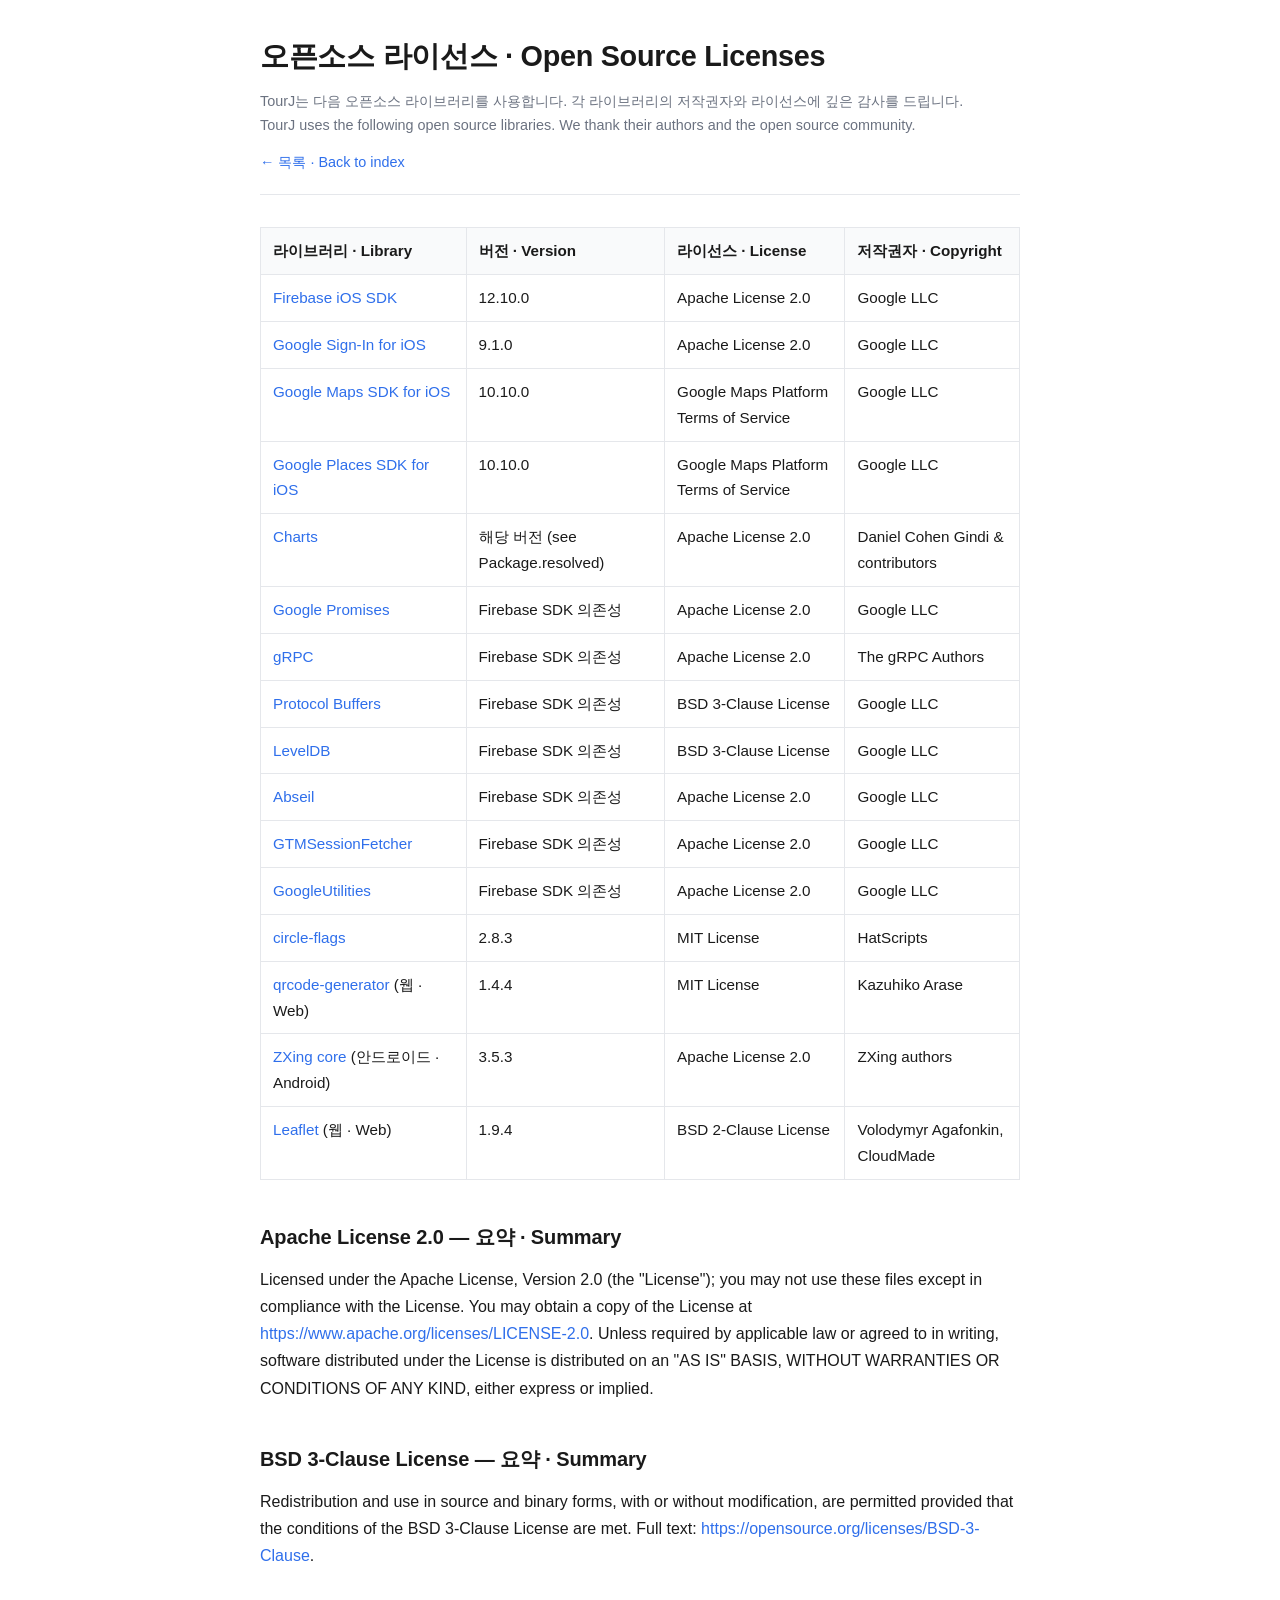
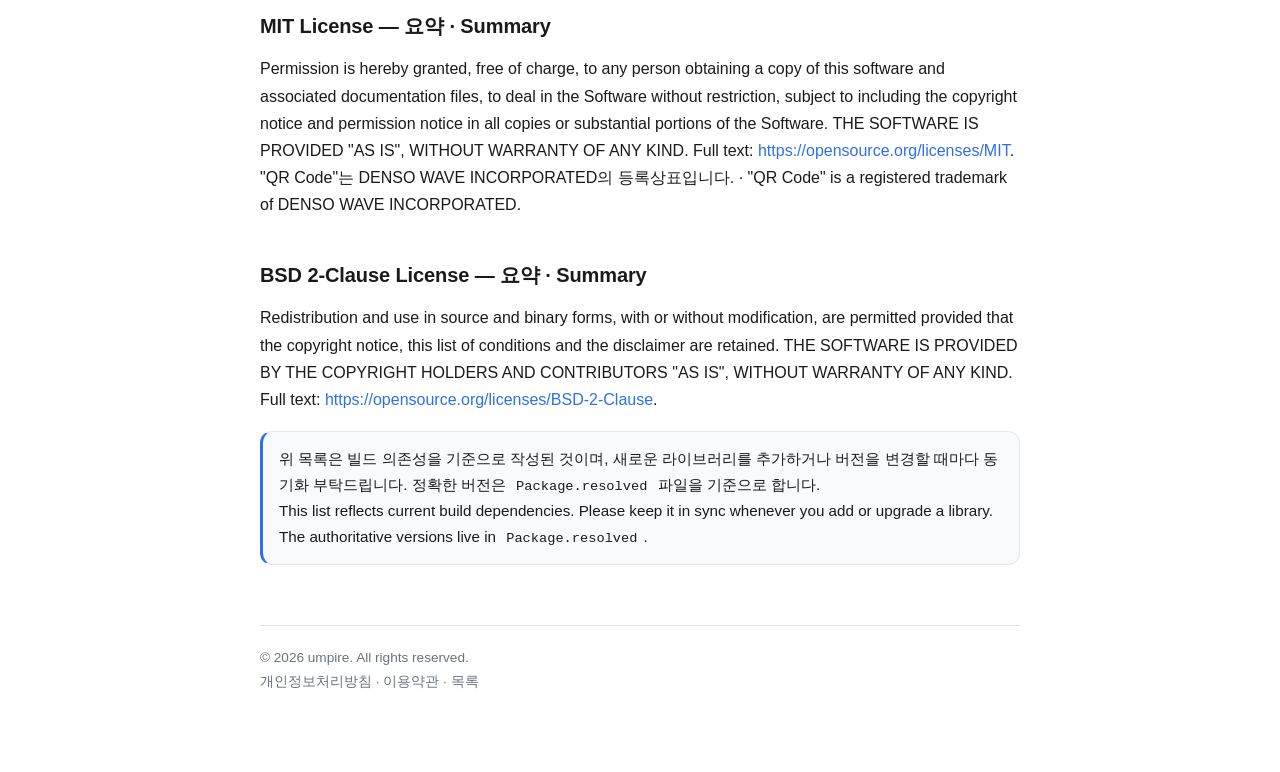
<file: licenses.html>
<!doctype html>
<html lang="ko">
<head>
  <meta charset="utf-8">
  <meta name="viewport" content="width=device-width, initial-scale=1">
  <meta name="robots" content="index,follow">
  <title>오픈소스 라이선스 · Open Source Licenses — TourJ</title>
  <link rel="stylesheet" href="assets/style.css">
  <link rel="icon" href="assets/favicon-app.png" type="image/png" sizes="64x64">
  <link rel="apple-touch-icon" href="assets/apple-touch-icon.png" sizes="180x180">
</head>
<body>
<main>
  <header class="page-header">
    <h1>오픈소스 라이선스 · Open Source Licenses</h1>
    <div class="meta">
      TourJ는 다음 오픈소스 라이브러리를 사용합니다. 각 라이브러리의 저작권자와 라이선스에 깊은 감사를 드립니다.<br>
      TourJ uses the following open source libraries. We thank their authors and the open source community.
    </div>
    <div class="lang-switch">
      <a href="index.html">← 목록 · Back to index</a>
    </div>
  </header>

  <table>
    <thead>
      <tr>
        <th>라이브러리 · Library</th>
        <th>버전 · Version</th>
        <th>라이선스 · License</th>
        <th>저작권자 · Copyright</th>
      </tr>
    </thead>
    <tbody>
      <tr>
        <td><a href="https://github.com/firebase/firebase-ios-sdk" target="_blank" rel="noopener">Firebase iOS SDK</a></td>
        <td>12.10.0</td>
        <td>Apache License 2.0</td>
        <td>Google LLC</td>
      </tr>
      <tr>
        <td><a href="https://github.com/google/GoogleSignIn-iOS" target="_blank" rel="noopener">Google Sign-In for iOS</a></td>
        <td>9.1.0</td>
        <td>Apache License 2.0</td>
        <td>Google LLC</td>
      </tr>
      <tr>
        <td><a href="https://github.com/googlemaps/ios-maps-sdk" target="_blank" rel="noopener">Google Maps SDK for iOS</a></td>
        <td>10.10.0</td>
        <td>Google Maps Platform Terms of Service</td>
        <td>Google LLC</td>
      </tr>
      <tr>
        <td><a href="https://github.com/googlemaps/ios-places-sdk" target="_blank" rel="noopener">Google Places SDK for iOS</a></td>
        <td>10.10.0</td>
        <td>Google Maps Platform Terms of Service</td>
        <td>Google LLC</td>
      </tr>
      <tr>
        <td><a href="https://github.com/danielgindi/Charts" target="_blank" rel="noopener">Charts</a></td>
        <td>해당 버전 (see Package.resolved)</td>
        <td>Apache License 2.0</td>
        <td>Daniel Cohen Gindi &amp; contributors</td>
      </tr>
      <tr>
        <td><a href="https://github.com/google/promises" target="_blank" rel="noopener">Google Promises</a></td>
        <td>Firebase SDK 의존성</td>
        <td>Apache License 2.0</td>
        <td>Google LLC</td>
      </tr>
      <tr>
        <td><a href="https://github.com/grpc/grpc" target="_blank" rel="noopener">gRPC</a></td>
        <td>Firebase SDK 의존성</td>
        <td>Apache License 2.0</td>
        <td>The gRPC Authors</td>
      </tr>
      <tr>
        <td><a href="https://github.com/protocolbuffers/protobuf" target="_blank" rel="noopener">Protocol Buffers</a></td>
        <td>Firebase SDK 의존성</td>
        <td>BSD 3-Clause License</td>
        <td>Google LLC</td>
      </tr>
      <tr>
        <td><a href="https://github.com/firebase/leveldb" target="_blank" rel="noopener">LevelDB</a></td>
        <td>Firebase SDK 의존성</td>
        <td>BSD 3-Clause License</td>
        <td>Google LLC</td>
      </tr>
      <tr>
        <td><a href="https://github.com/google/abseil-cpp" target="_blank" rel="noopener">Abseil</a></td>
        <td>Firebase SDK 의존성</td>
        <td>Apache License 2.0</td>
        <td>Google LLC</td>
      </tr>
      <tr>
        <td><a href="https://github.com/google/gtm-session-fetcher" target="_blank" rel="noopener">GTMSessionFetcher</a></td>
        <td>Firebase SDK 의존성</td>
        <td>Apache License 2.0</td>
        <td>Google LLC</td>
      </tr>
      <tr>
        <td><a href="https://github.com/google/GoogleUtilities" target="_blank" rel="noopener">GoogleUtilities</a></td>
        <td>Firebase SDK 의존성</td>
        <td>Apache License 2.0</td>
        <td>Google LLC</td>
      </tr>
      <tr>
        <td><a href="https://github.com/HatScripts/circle-flags" target="_blank" rel="noopener">circle-flags</a></td>
        <td>2.8.3</td>
        <td>MIT License</td>
        <td>HatScripts</td>
      </tr>
      <tr>
        <td><a href="https://github.com/kazuhikoarase/qrcode-generator" target="_blank" rel="noopener">qrcode-generator</a> (웹 · Web)</td>
        <td>1.4.4</td>
        <td>MIT License</td>
        <td>Kazuhiko Arase</td>
      </tr>
      <tr>
        <td><a href="https://github.com/zxing/zxing" target="_blank" rel="noopener">ZXing core</a> (안드로이드 · Android)</td>
        <td>3.5.3</td>
        <td>Apache License 2.0</td>
        <td>ZXing authors</td>
      </tr>
      <tr>
        <td><a href="https://leafletjs.com" target="_blank" rel="noopener">Leaflet</a> (웹 · Web)</td>
        <td>1.9.4</td>
        <td>BSD 2-Clause License</td>
        <td>Volodymyr Agafonkin, CloudMade</td>
      </tr>
    </tbody>
  </table>

  <h2>Apache License 2.0 — 요약 · Summary</h2>
  <p>
    Licensed under the Apache License, Version 2.0 (the "License");
    you may not use these files except in compliance with the License.
    You may obtain a copy of the License at
    <a href="https://www.apache.org/licenses/LICENSE-2.0" target="_blank" rel="noopener">https://www.apache.org/licenses/LICENSE-2.0</a>.
    Unless required by applicable law or agreed to in writing, software distributed under the License is
    distributed on an "AS IS" BASIS, WITHOUT WARRANTIES OR CONDITIONS OF ANY KIND, either express or implied.
  </p>

  <h2>BSD 3-Clause License — 요약 · Summary</h2>
  <p>
    Redistribution and use in source and binary forms, with or without modification, are permitted
    provided that the conditions of the BSD 3-Clause License are met.
    Full text: <a href="https://opensource.org/licenses/BSD-3-Clause" target="_blank" rel="noopener">https://opensource.org/licenses/BSD-3-Clause</a>.
  </p>

  <h2>MIT License — 요약 · Summary</h2>
  <p>
    Permission is hereby granted, free of charge, to any person obtaining a copy of this software and associated
    documentation files, to deal in the Software without restriction, subject to including the copyright notice
    and permission notice in all copies or substantial portions of the Software. THE SOFTWARE IS PROVIDED "AS IS",
    WITHOUT WARRANTY OF ANY KIND.
    Full text: <a href="https://opensource.org/licenses/MIT" target="_blank" rel="noopener">https://opensource.org/licenses/MIT</a>.
    "QR Code"는 DENSO WAVE INCORPORATED의 등록상표입니다. · "QR Code" is a registered trademark of DENSO WAVE INCORPORATED.
  </p>

  <h2>BSD 2-Clause License — 요약 · Summary</h2>
  <p>
    Redistribution and use in source and binary forms, with or without modification, are permitted provided that the copyright notice, this list of conditions
    and the disclaimer are retained. THE SOFTWARE IS PROVIDED BY THE COPYRIGHT HOLDERS AND CONTRIBUTORS "AS IS", WITHOUT WARRANTY OF ANY KIND.
    Full text: <a href="https://opensource.org/licenses/BSD-2-Clause" target="_blank" rel="noopener">https://opensource.org/licenses/BSD-2-Clause</a>.
  </p>

  <div class="callout">
    위 목록은 빌드 의존성을 기준으로 작성된 것이며, 새로운 라이브러리를 추가하거나 버전을 변경할 때마다
    동기화 부탁드립니다. 정확한 버전은 <code>Package.resolved</code> 파일을 기준으로 합니다.<br>
    This list reflects current build dependencies. Please keep it in sync whenever you add or upgrade a
    library. The authoritative versions live in <code>Package.resolved</code>.
  </div>

  <footer class="page-footer">
    © 2026 umpire. All rights reserved.<br>
    <a href="privacy-ko.html">개인정보처리방침</a> · <a href="terms-ko.html">이용약관</a> · <a href="index.html">목록</a>
  </footer>
</main>
</body>
</html>
</file>
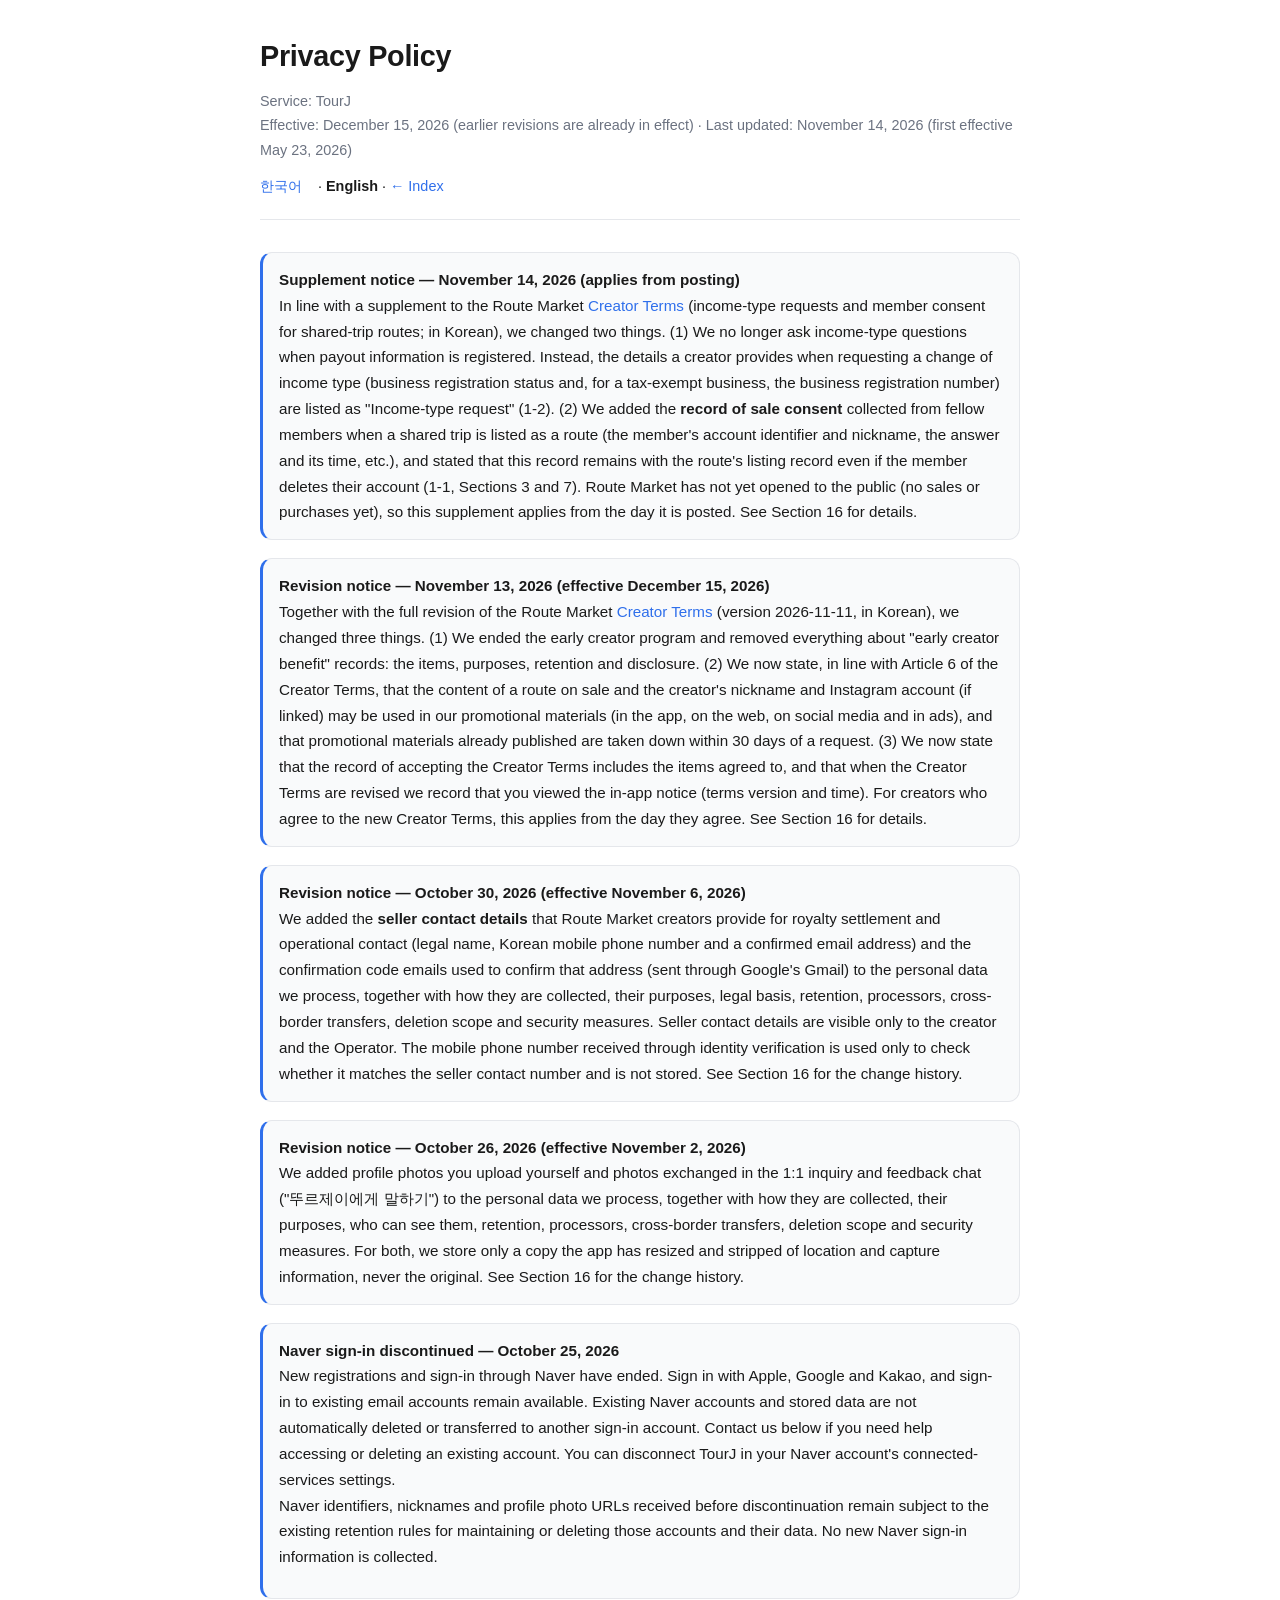
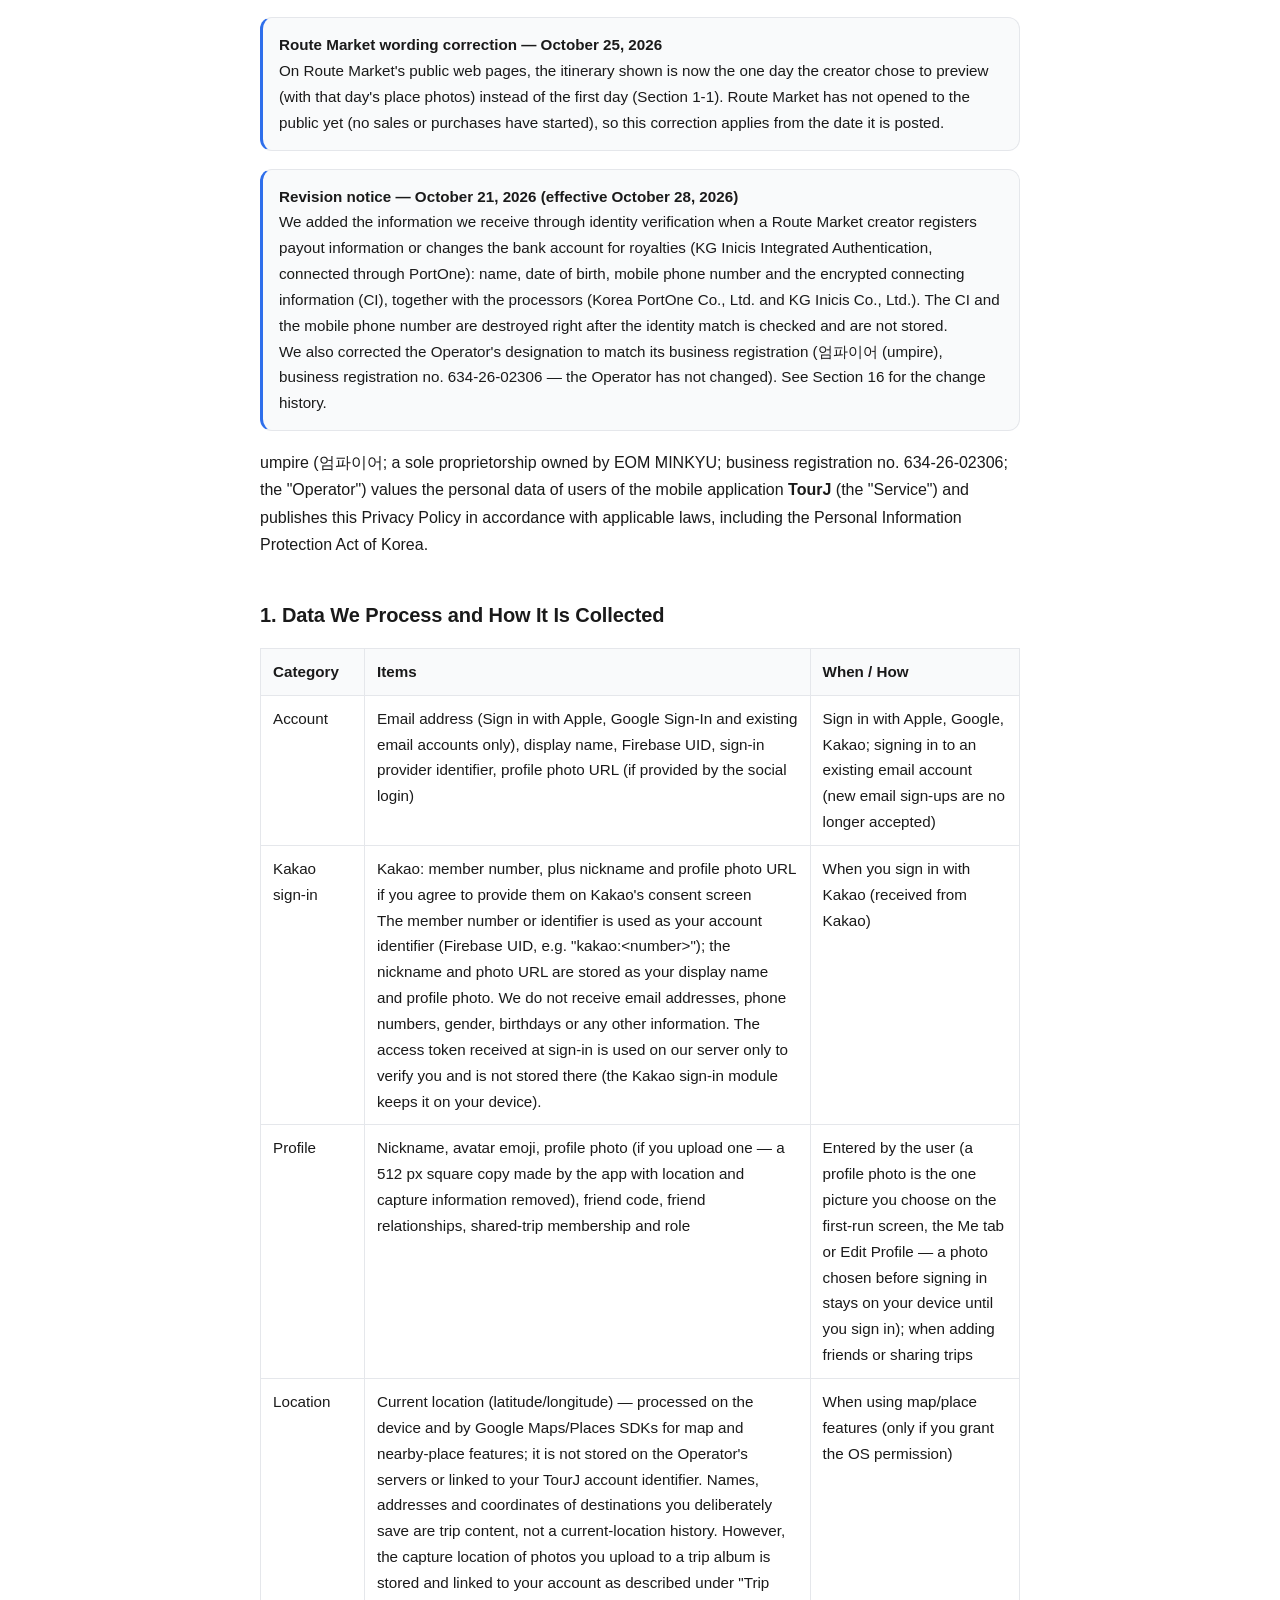
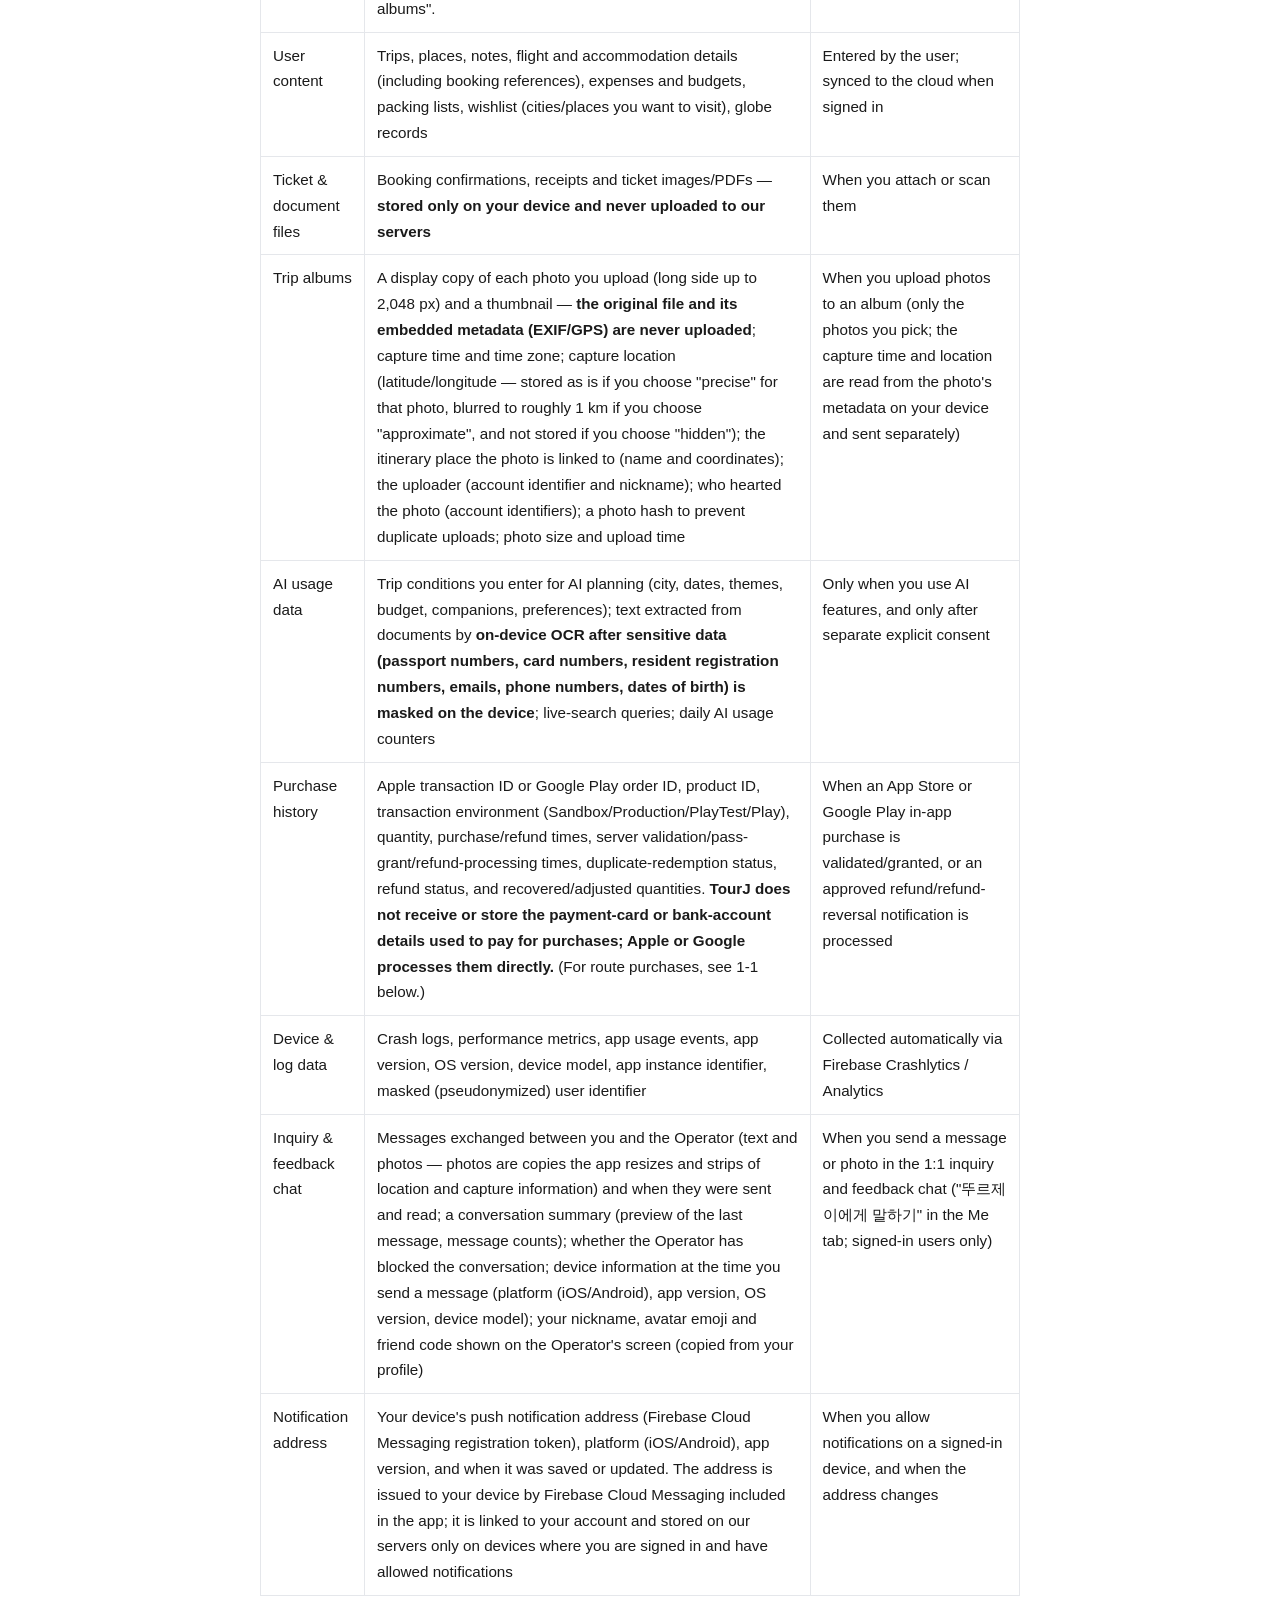
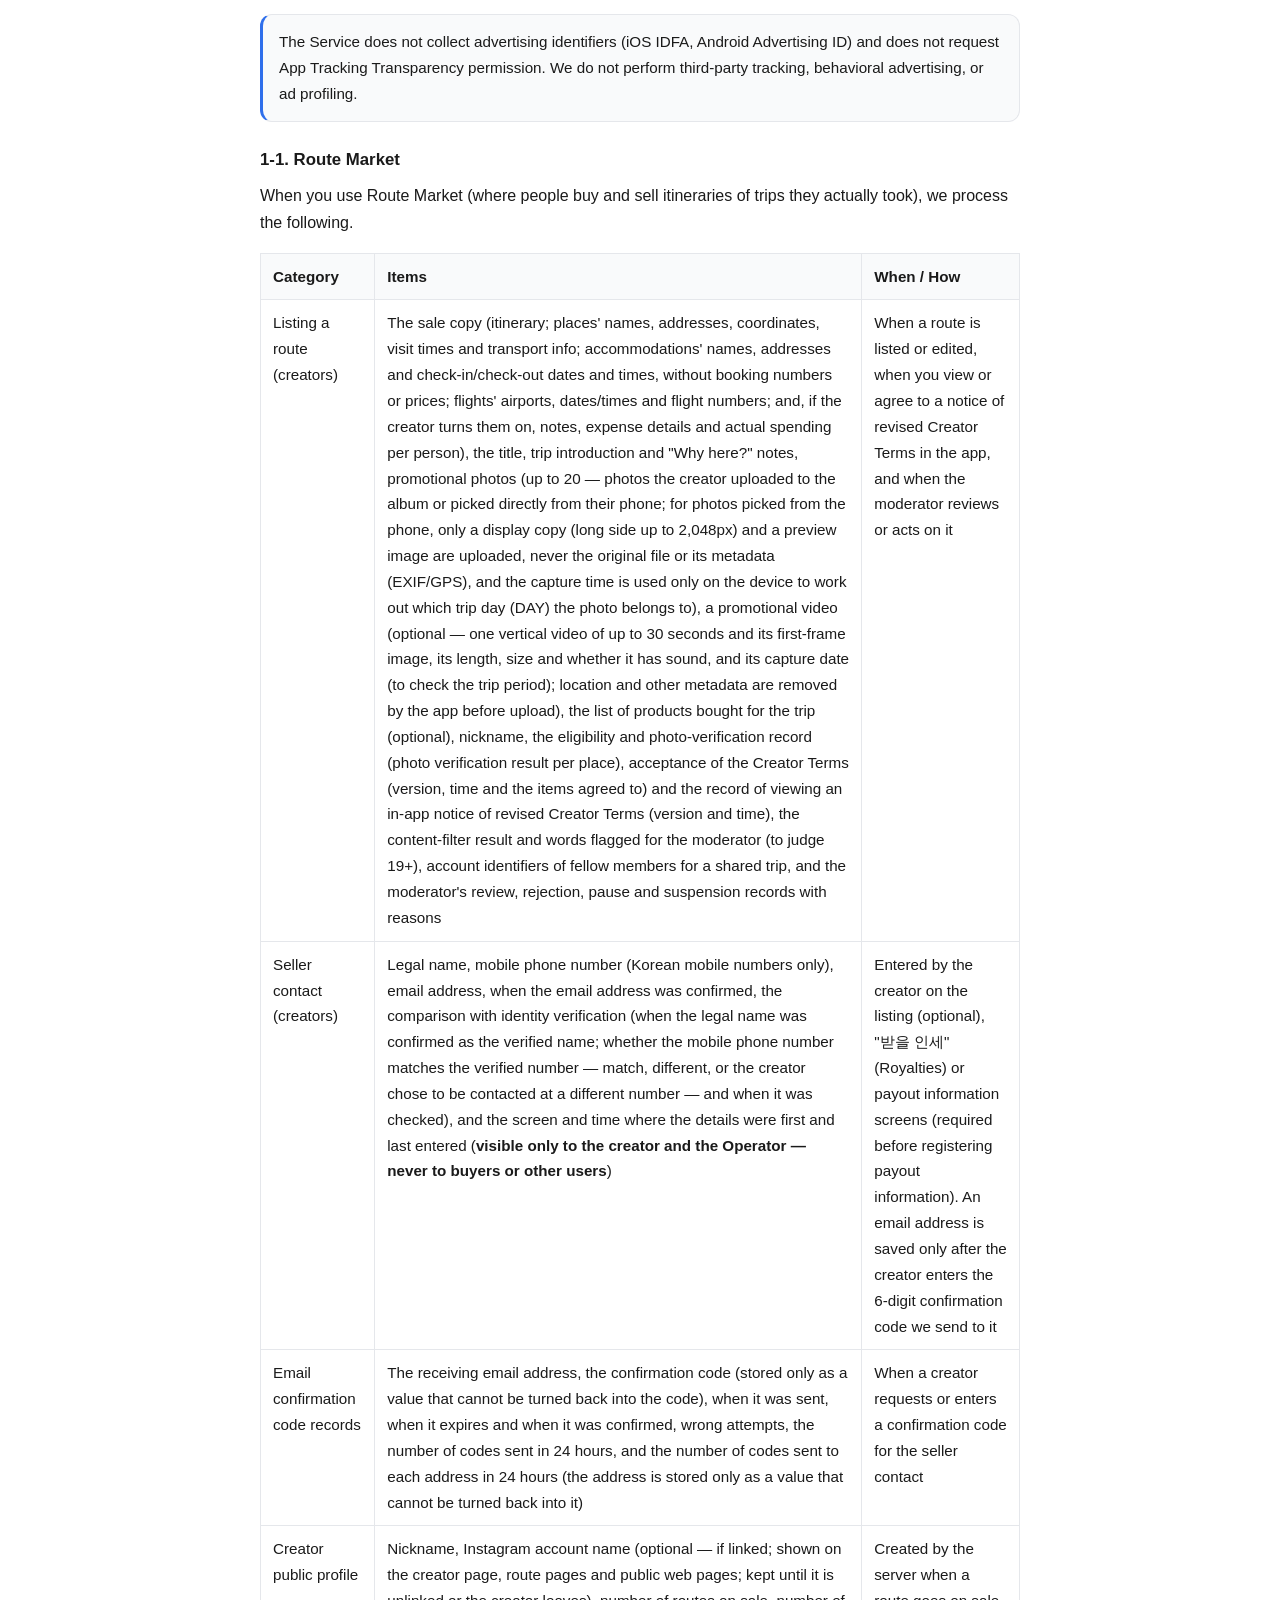
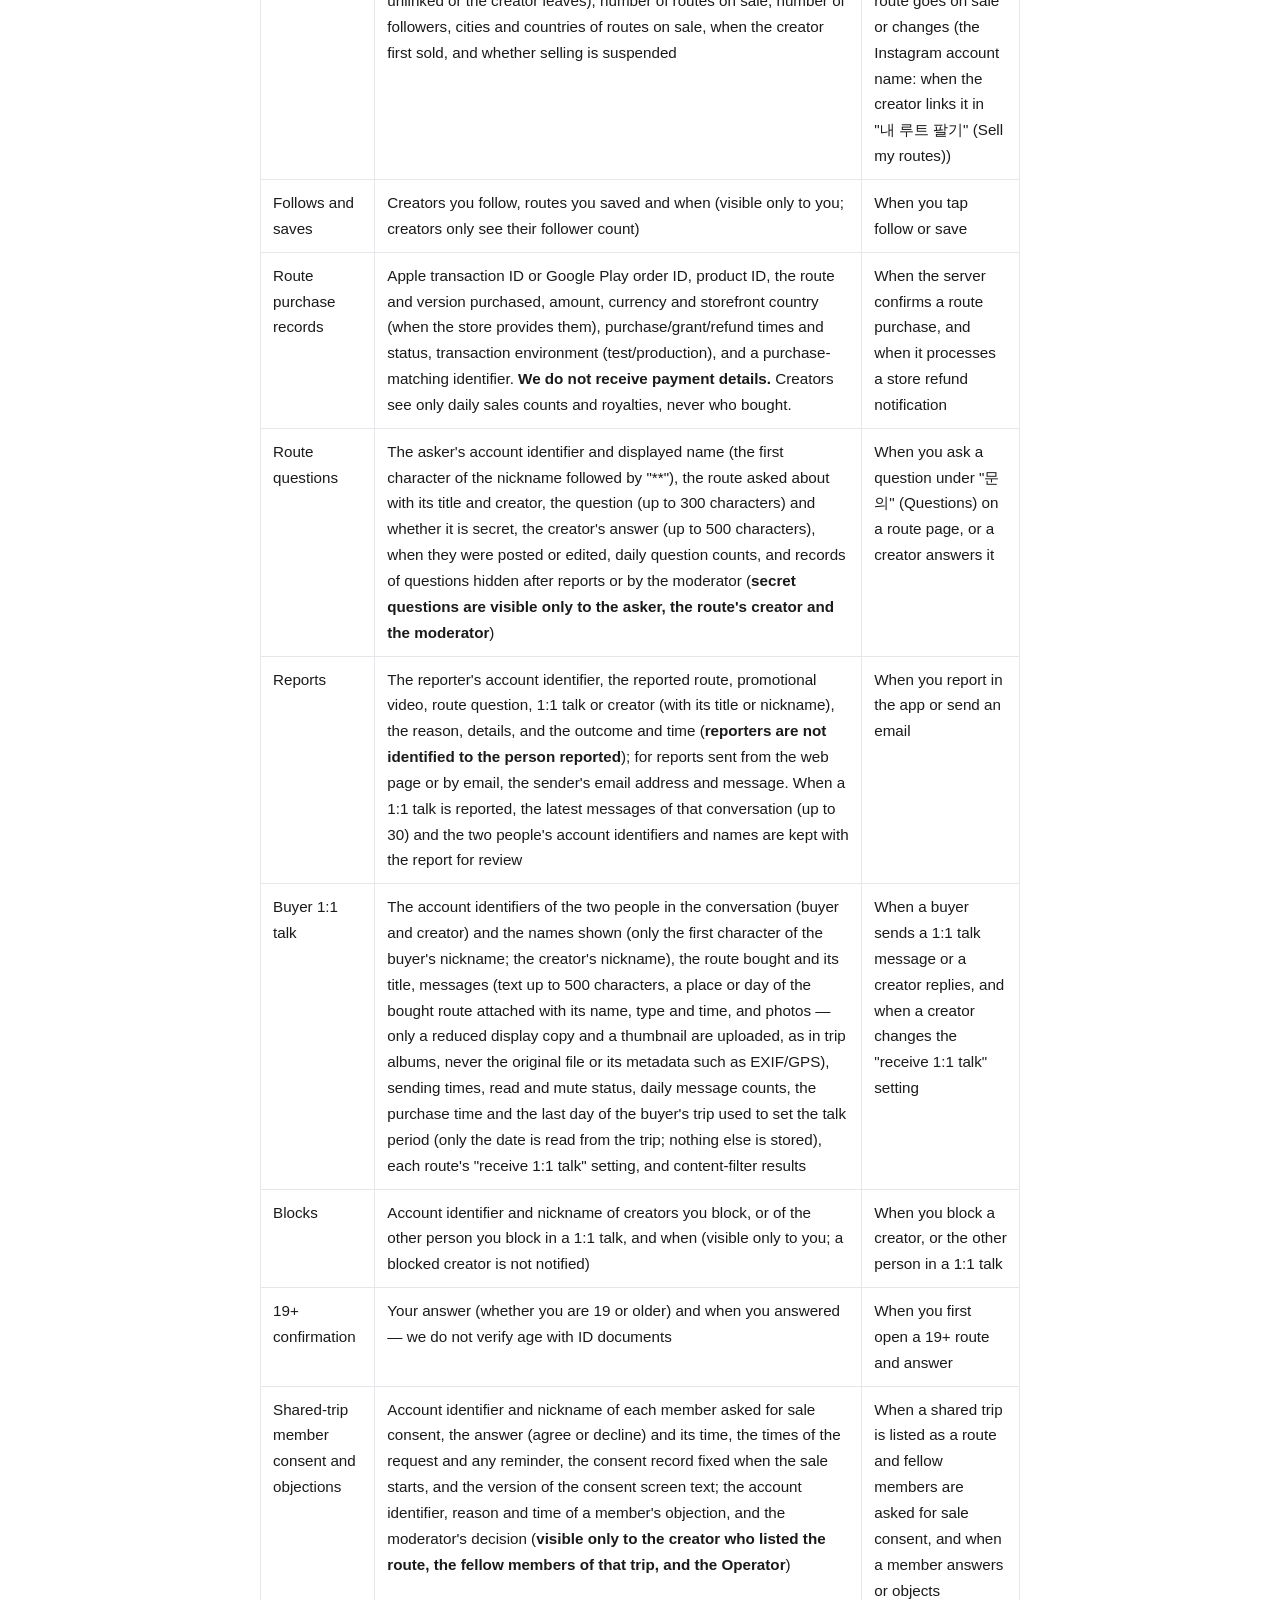
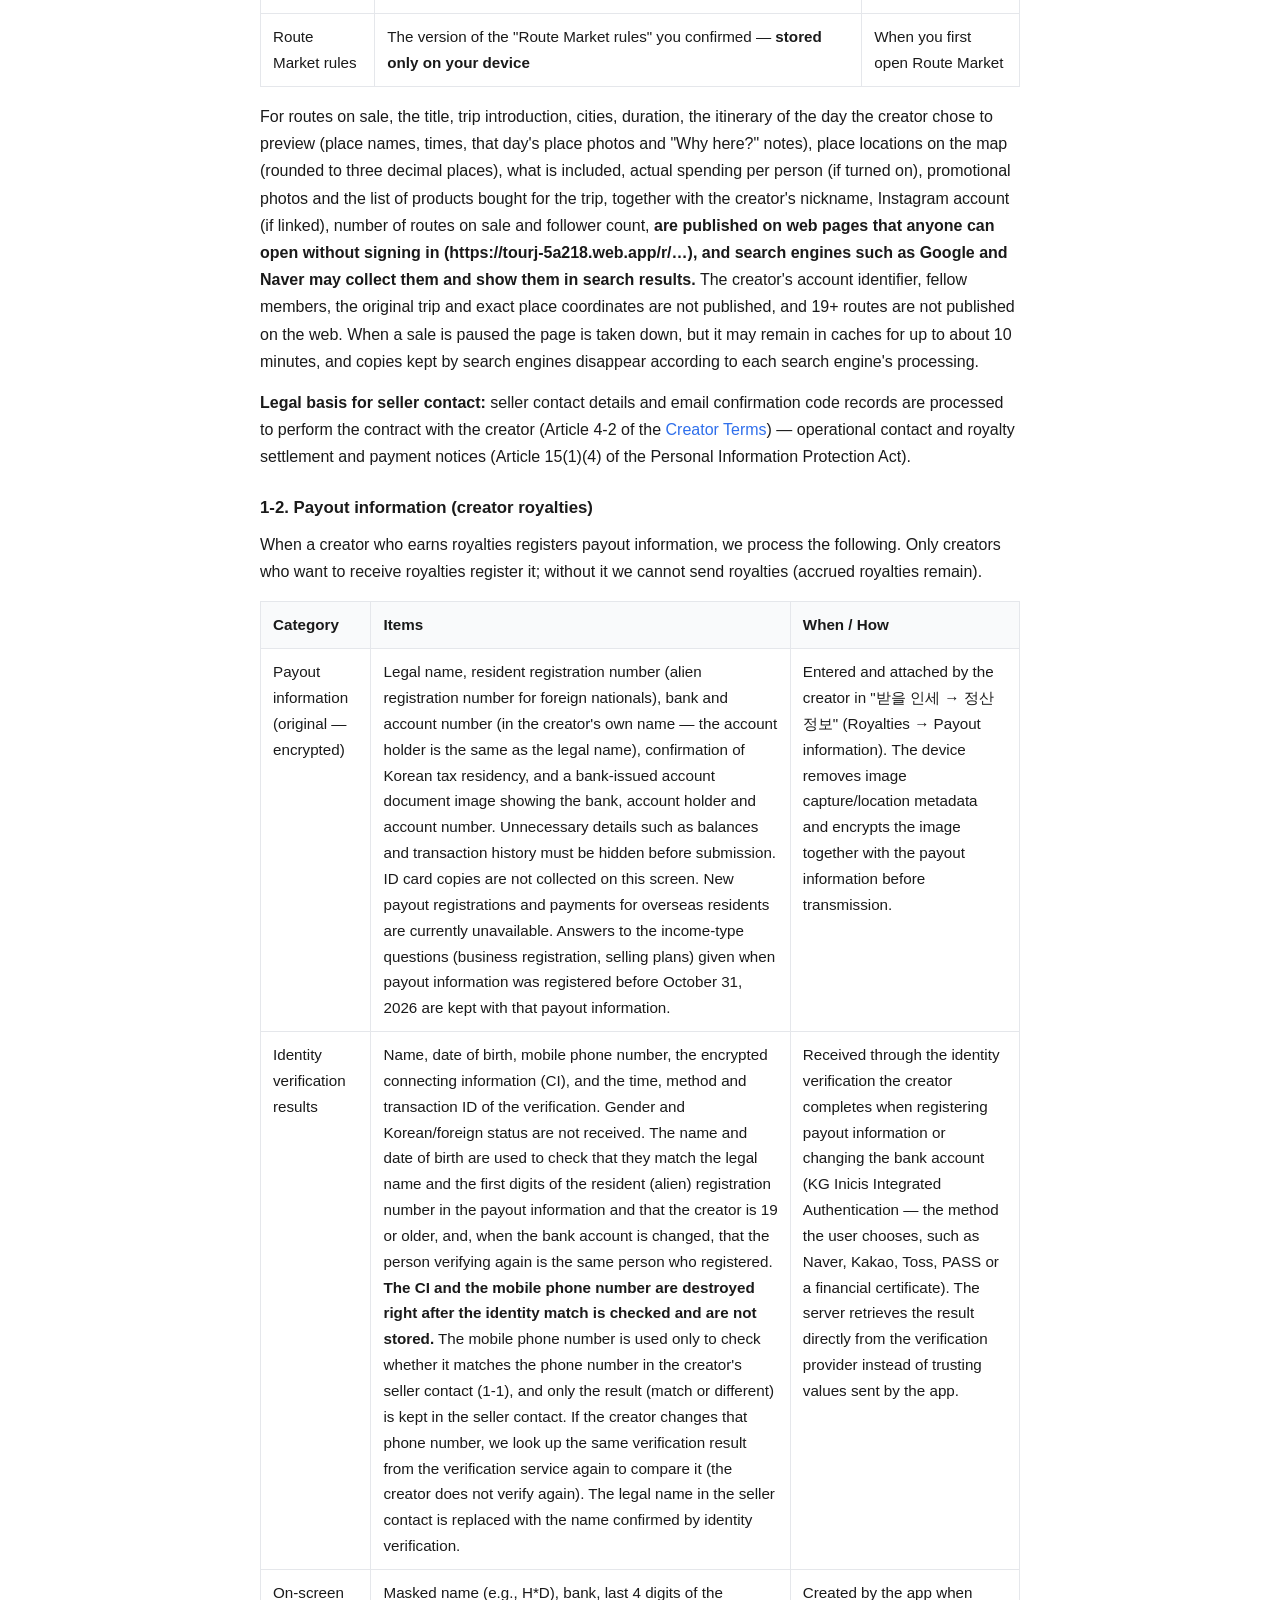
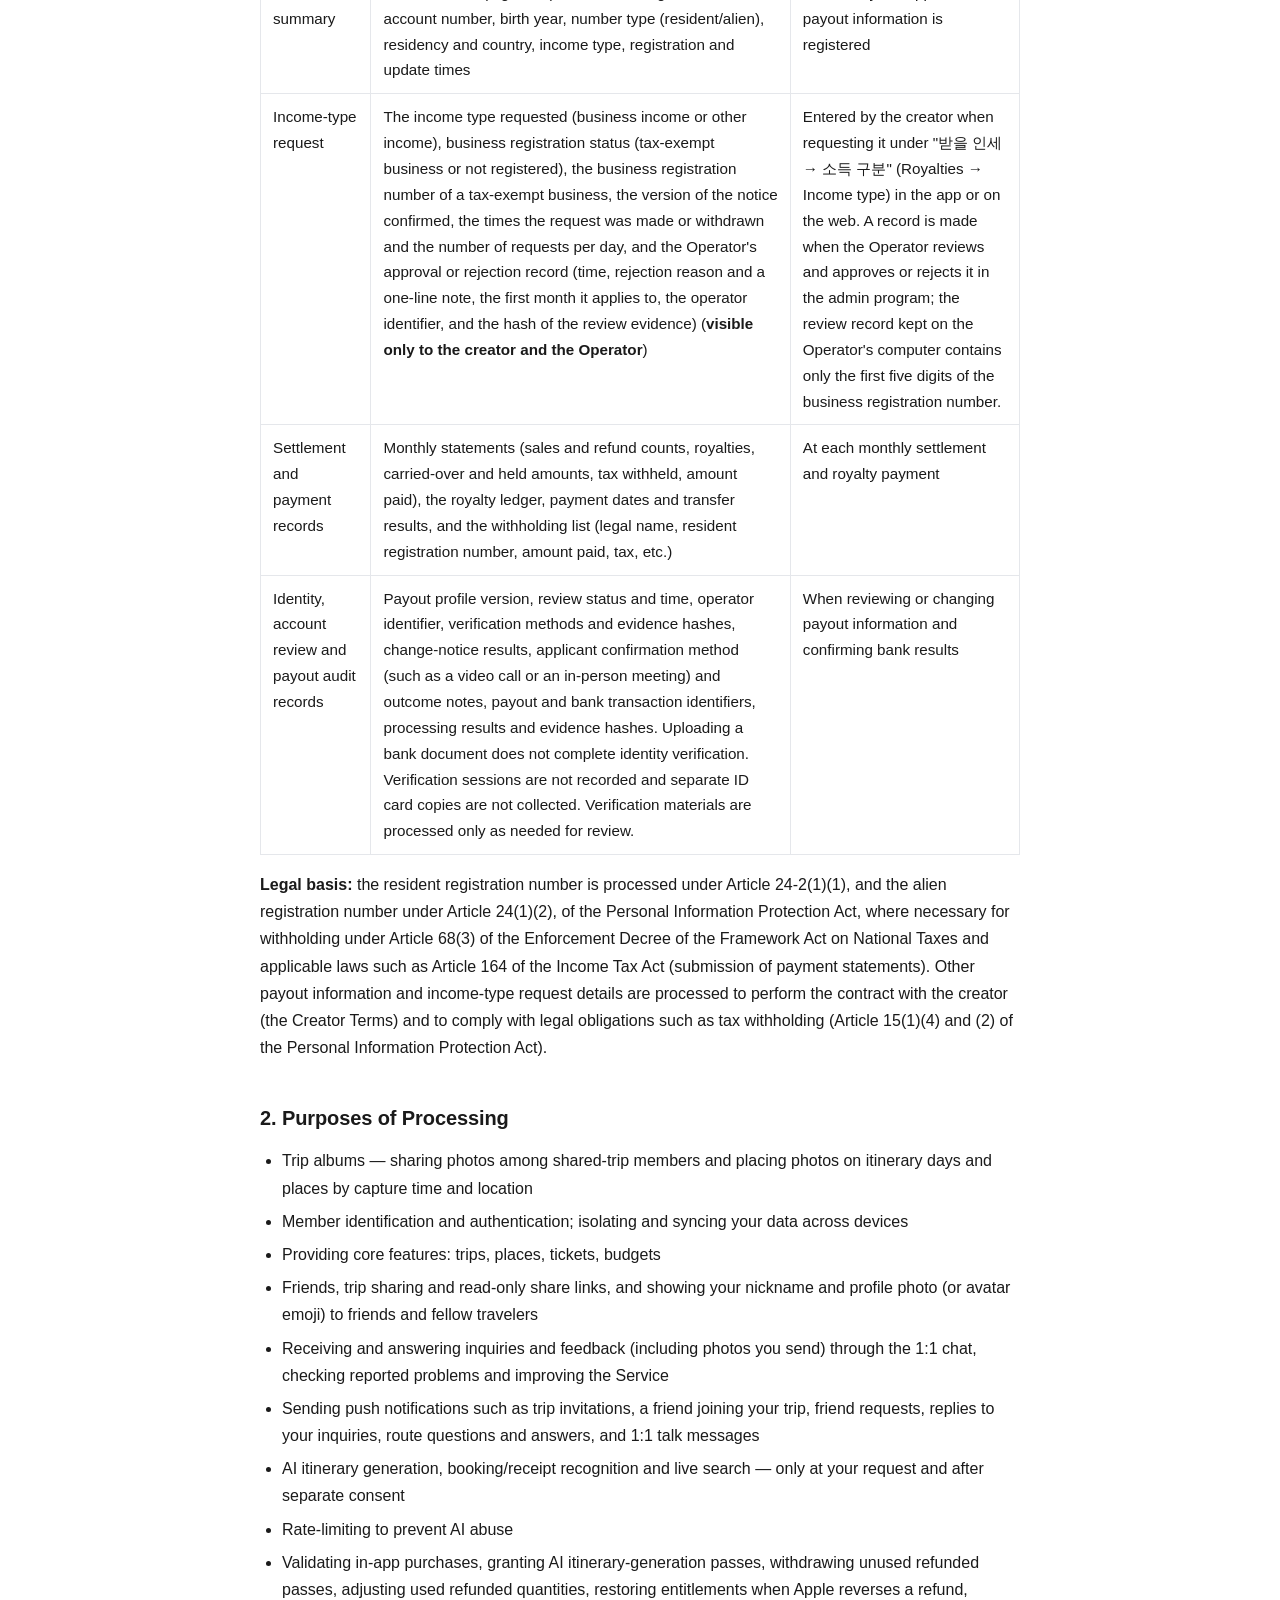
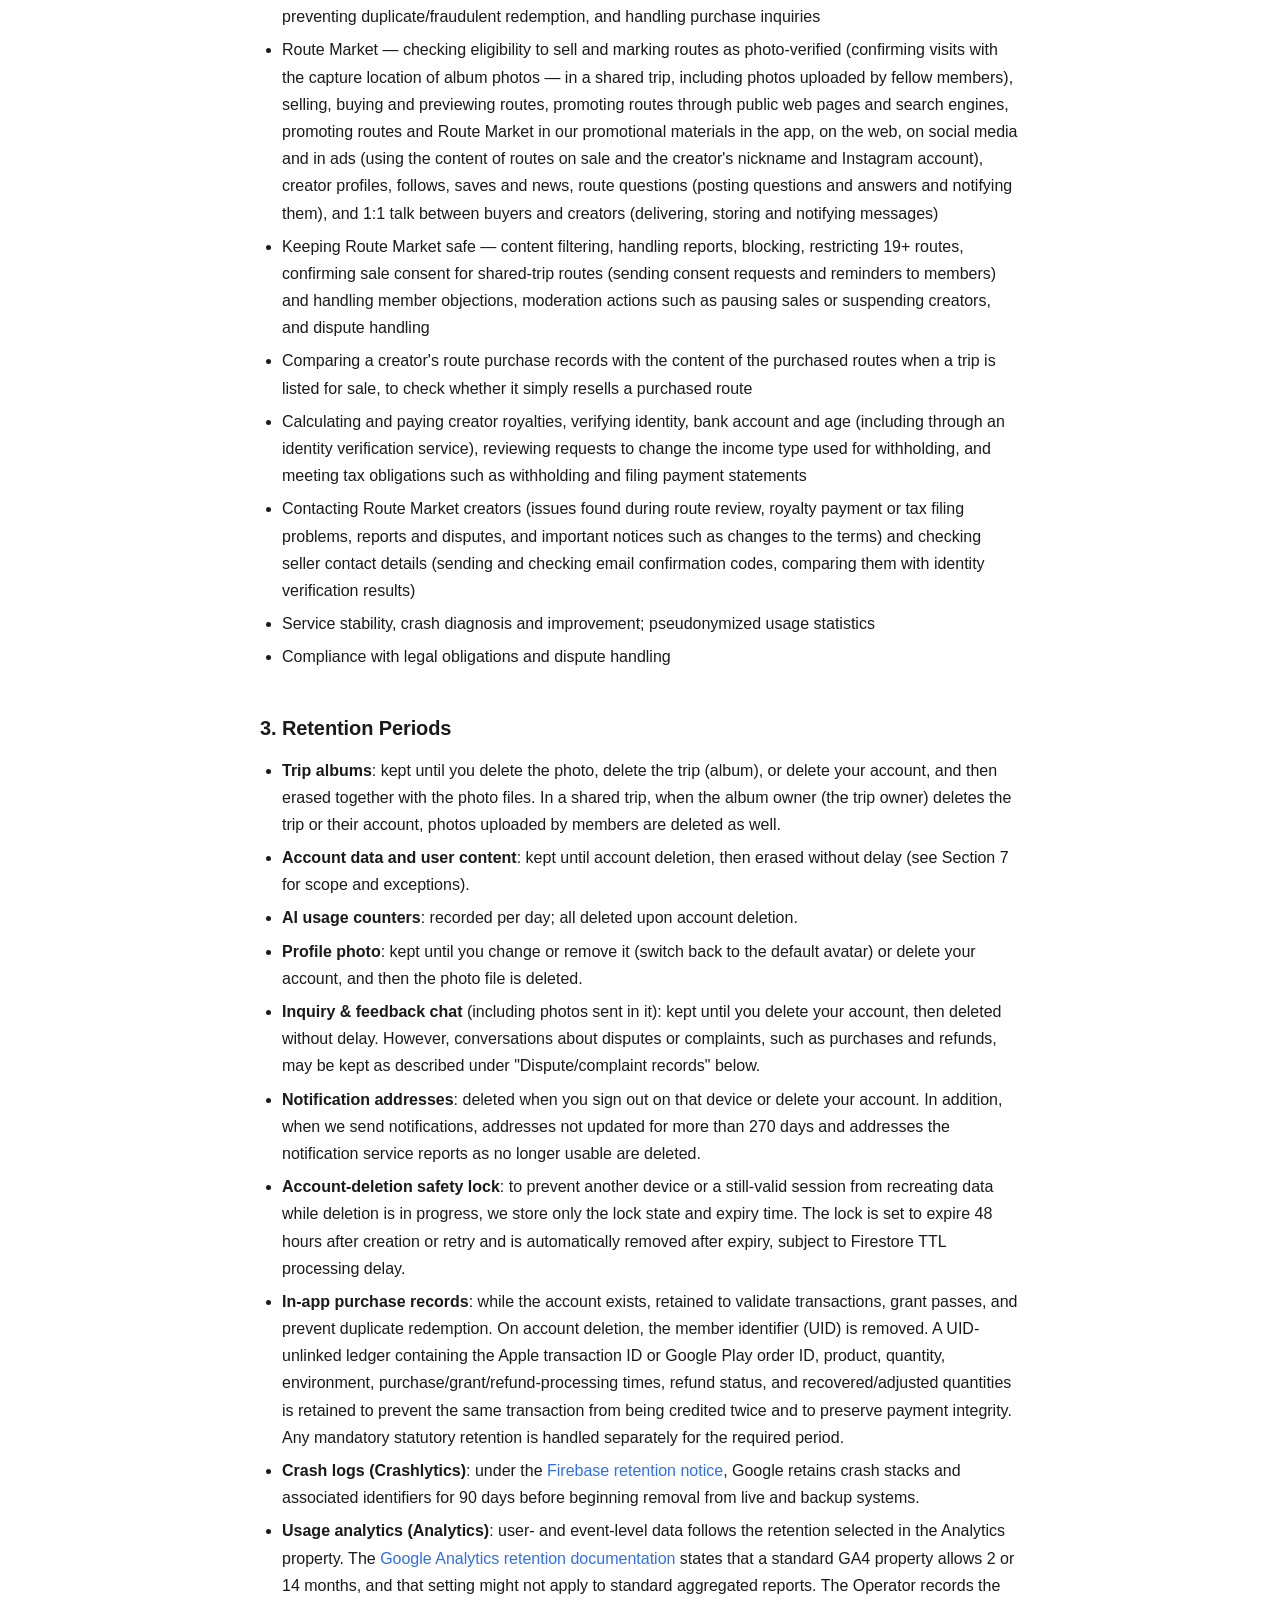
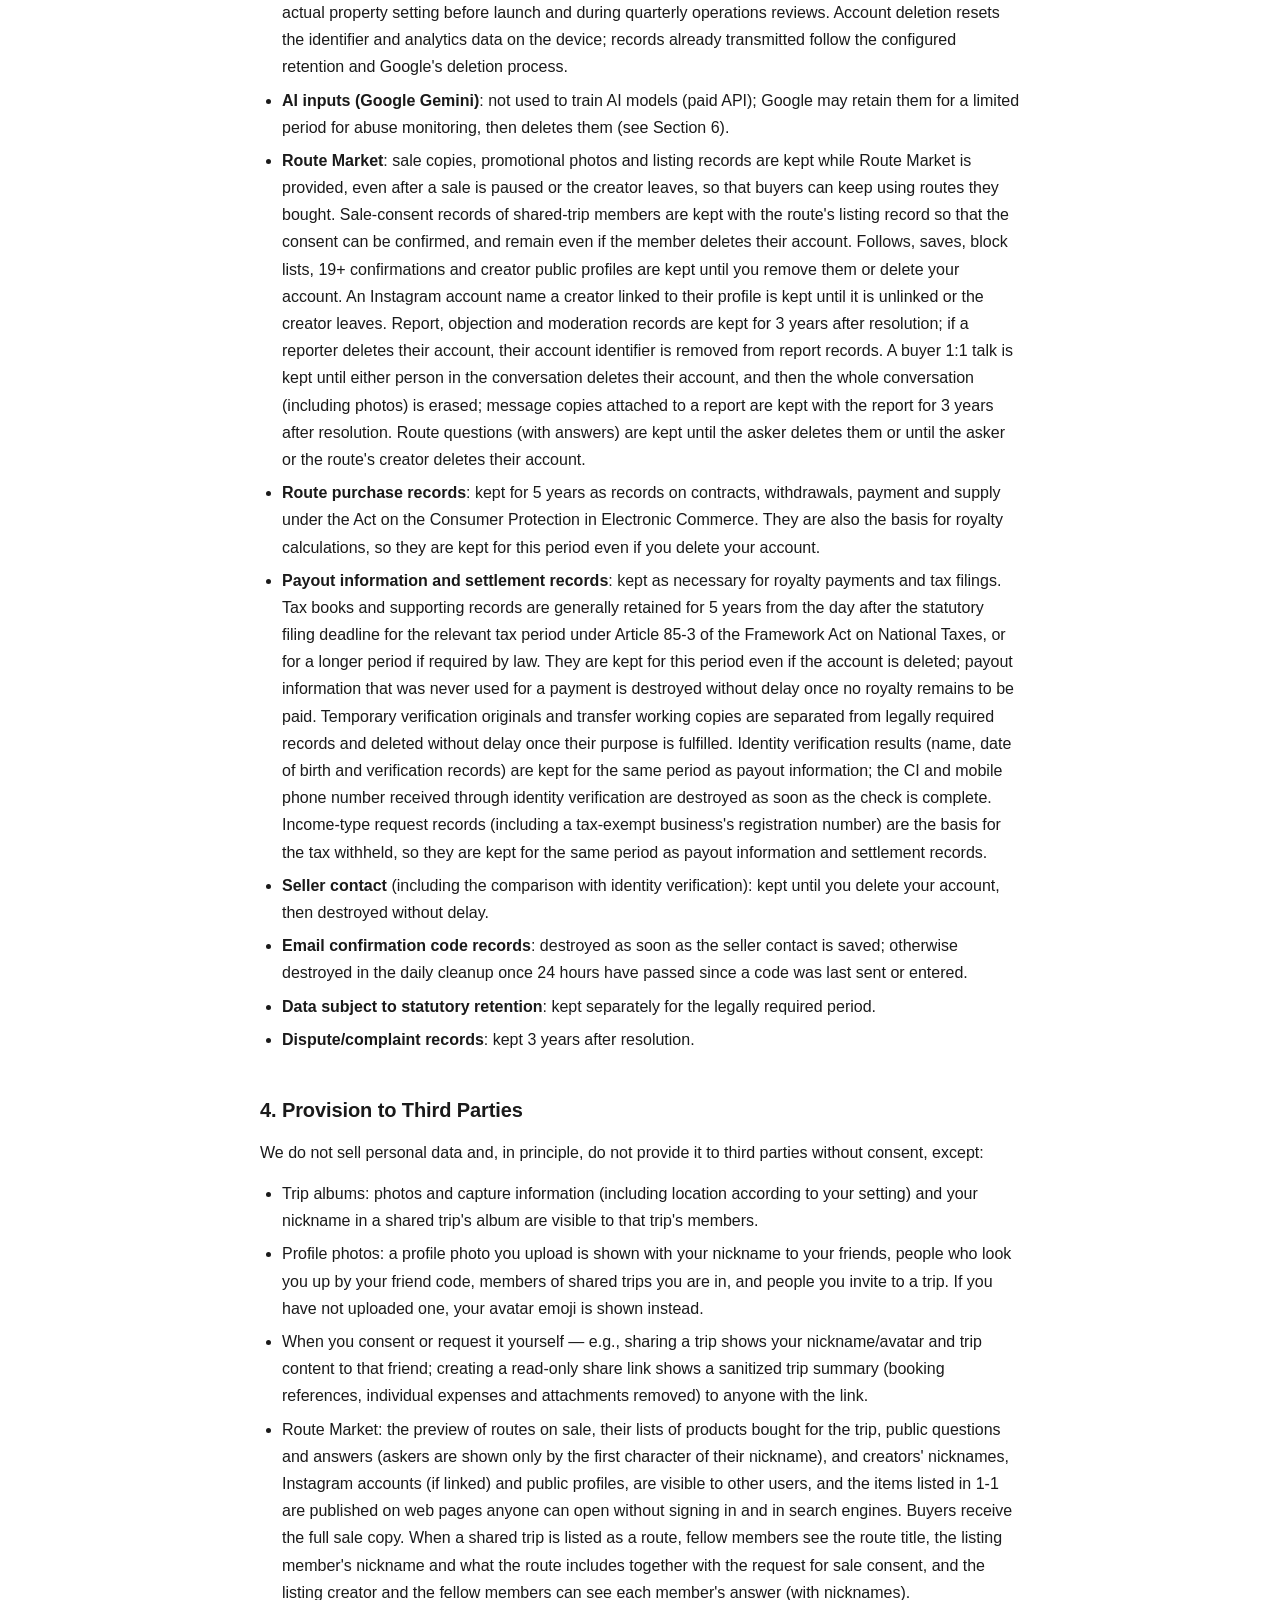
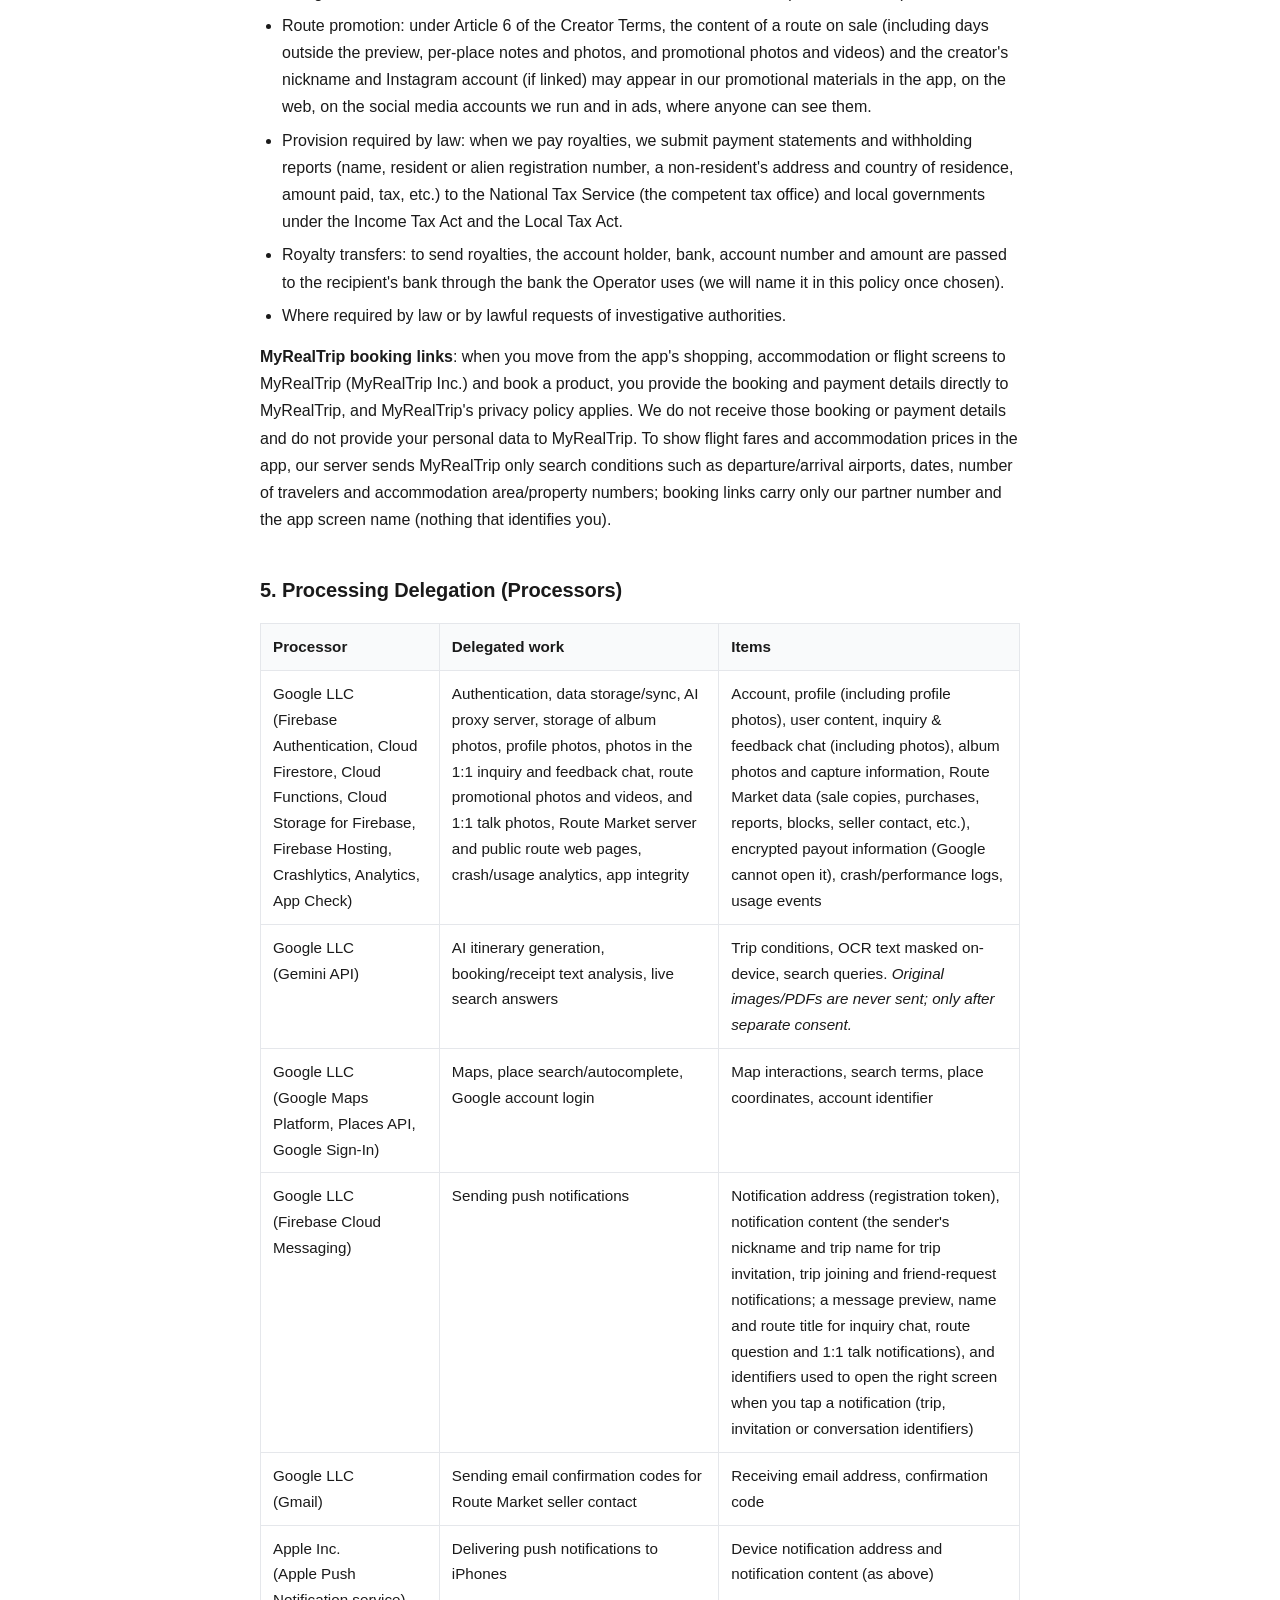
<file: privacy-en.html>
<!doctype html>
<html lang="en">
<head>
  <meta charset="utf-8">
  <meta name="viewport" content="width=device-width, initial-scale=1">
  <meta name="robots" content="index,follow">
  <title>Privacy Policy — TourJ</title>
  <link rel="stylesheet" href="assets/style.css">
  <link rel="icon" href="assets/favicon-app.png" type="image/png" sizes="64x64">
  <link rel="apple-touch-icon" href="assets/apple-touch-icon.png" sizes="180x180">
</head>
<body>
<main>
  <header class="page-header">
    <h1>Privacy Policy</h1>
    <div class="meta">
      Service: TourJ<br>
      Effective: December 15, 2026 (earlier revisions are already in effect) · Last updated: November 14, 2026 (first effective May 23, 2026)
    </div>
    <div class="lang-switch">
      <a href="privacy-ko.html">한국어</a> · <strong>English</strong> · <a href="index.html">← Index</a>
    </div>
  </header>

  <div class="callout">
    <strong>Supplement notice — November 14, 2026 (applies from posting)</strong><br>
    In line with a supplement to the Route Market <a href="creator-terms-ko.html">Creator Terms</a> (income-type requests and member consent for shared-trip routes; in Korean), we changed two things.
    (1) We no longer ask income-type questions when payout information is registered. Instead, the details a creator provides when requesting a change of income type
    (business registration status and, for a tax-exempt business, the business registration number) are listed as "Income-type request" (1-2).
    (2) We added the <strong>record of sale consent</strong> collected from fellow members when a shared trip is listed as a route (the member's account identifier and nickname, the answer and its time, etc.),
    and stated that this record remains with the route's listing record even if the member deletes their account (1-1, Sections 3 and 7).
    Route Market has not yet opened to the public (no sales or purchases yet), so this supplement applies from the day it is posted. See Section 16 for details.
  </div>

  <div class="callout">
    <strong>Revision notice — November 13, 2026 (effective December 15, 2026)</strong><br>
    Together with the full revision of the Route Market <a href="creator-terms-ko.html">Creator Terms</a> (version 2026-11-11, in Korean), we changed three things.
    (1) We ended the early creator program and removed everything about "early creator benefit" records: the items, purposes, retention and disclosure.
    (2) We now state, in line with Article 6 of the Creator Terms, that the content of a route on sale and the creator's nickname and Instagram account (if linked) may be used in
    our promotional materials (in the app, on the web, on social media and in ads), and that promotional materials already published are taken down within 30 days of a request.
    (3) We now state that the record of accepting the Creator Terms includes the items agreed to, and that when the Creator Terms are revised we record that you viewed the in-app notice (terms version and time).
    For creators who agree to the new Creator Terms, this applies from the day they agree. See Section 16 for details.
  </div>

  <div class="callout">
    <strong>Revision notice — October 30, 2026 (effective November 6, 2026)</strong><br>
    We added the <strong>seller contact details</strong> that Route Market creators provide for royalty settlement and operational contact (legal name, Korean mobile phone number and a confirmed email address)
    and the confirmation code emails used to confirm that address (sent through Google's Gmail) to the personal data we process, together with how they are collected, their purposes, legal basis, retention,
    processors, cross-border transfers, deletion scope and security measures. Seller contact details are visible only to the creator and the Operator. The mobile phone number received through identity
    verification is used only to check whether it matches the seller contact number and is not stored. See Section 16 for the change history.
  </div>

  <div class="callout">
    <strong>Revision notice — October 26, 2026 (effective November 2, 2026)</strong><br>
    We added profile photos you upload yourself and photos exchanged in the 1:1 inquiry and feedback chat ("뚜르제이에게 말하기") to the personal data we process,
    together with how they are collected, their purposes, who can see them, retention, processors, cross-border transfers, deletion scope and security measures.
    For both, we store only a copy the app has resized and stripped of location and capture information, never the original. See Section 16 for the change history.
  </div>

  <div class="callout">
    <strong>Naver sign-in discontinued — October 25, 2026</strong><br>
    New registrations and sign-in through Naver have ended. Sign in with Apple, Google and Kakao, and sign-in to existing email accounts remain available.
    Existing Naver accounts and stored data are not automatically deleted or transferred to another sign-in account. Contact us below if you need help accessing or deleting an existing account.
    You can disconnect TourJ in your Naver account's connected-services settings.
    <p>Naver identifiers, nicknames and profile photo URLs received before discontinuation remain subject to the existing retention rules for maintaining or deleting those accounts and their data. No new Naver sign-in information is collected.</p>
  </div>


  <div class="callout">
    <strong>Route Market wording correction — October 25, 2026</strong><br>
    On Route Market's public web pages, the itinerary shown is now the one day the creator chose to preview (with that day's place photos) instead of the first day (Section 1-1).
    Route Market has not opened to the public yet (no sales or purchases have started), so this correction applies from the date it is posted.
  </div>


  <div class="callout">
    <strong>Revision notice — October 21, 2026 (effective October 28, 2026)</strong><br>
    We added the information we receive through identity verification when a Route Market creator registers payout information or changes the bank account for royalties
    (KG Inicis Integrated Authentication, connected through PortOne): name, date of birth, mobile phone number and the encrypted connecting information (CI), together with the processors
    (Korea PortOne Co., Ltd. and KG Inicis Co., Ltd.). The CI and the mobile phone number are destroyed right after the identity match is checked and are not stored.<br>
    We also corrected the Operator's designation to match its business registration (엄파이어 (umpire), business registration no. 634-26-02306 — the Operator has not changed). See Section 16 for the change history.
  </div>

  <p>
    umpire (엄파이어; a sole proprietorship owned by EOM MINKYU; business registration no. 634-26-02306; the "Operator") values the personal data of users of the
    mobile application <strong>TourJ</strong> (the "Service") and publishes this Privacy Policy in accordance
    with applicable laws, including the Personal Information Protection Act of Korea.
  </p>

  <h2>1. Data We Process and How It Is Collected</h2>
  <table>
    <thead>
      <tr><th>Category</th><th>Items</th><th>When / How</th></tr>
    </thead>
    <tbody>
      <tr>
        <td>Account</td>
        <td>Email address (Sign in with Apple, Google Sign-In and existing email accounts only), display name, Firebase UID, sign-in provider identifier, profile photo URL (if provided by the social login)</td>
        <td>Sign in with Apple, Google, Kakao; signing in to an existing email account (new email sign-ups are no longer accepted)</td>
      </tr>
      <tr>
        <td>Kakao sign-in</td>
        <td>Kakao: member number, plus nickname and profile photo URL if you agree to provide them on Kakao's consent screen<br>
            The member number or identifier is used as your account identifier (Firebase UID, e.g. "kakao:&lt;number&gt;"); the nickname and photo URL are stored as your display name and profile photo.
            We do not receive email addresses, phone numbers, gender, birthdays or any other information. The access token received at sign-in is used on our server only to verify you and is not stored there
            (the Kakao sign-in module keeps it on your device).</td>
        <td>When you sign in with Kakao (received from Kakao)</td>
      </tr>
      <tr>
        <td>Profile</td>
        <td>Nickname, avatar emoji, profile photo (if you upload one — a 512 px square copy made by the app with location and capture information removed), friend code, friend relationships, shared-trip membership and role</td>
        <td>Entered by the user (a profile photo is the one picture you choose on the first-run screen, the Me tab or Edit Profile — a photo chosen before signing in stays on your device until you sign in); when adding friends or sharing trips</td>
      </tr>
      <tr>
        <td>Location</td>
        <td>Current location (latitude/longitude) — processed on the device and by Google Maps/Places SDKs for map and nearby-place features;
            it is not stored on the Operator's servers or linked to your TourJ account identifier.
            Names, addresses and coordinates of destinations you deliberately save are trip content, not a current-location history.
            However, the capture location of photos you upload to a trip album is stored and linked to your account as described under "Trip albums".</td>
        <td>When using map/place features (only if you grant the OS permission)</td>
      </tr>
      <tr>
        <td>User content</td>
        <td>Trips, places, notes, flight and accommodation details (including booking references), expenses and budgets,
            packing lists, wishlist (cities/places you want to visit), globe records</td>
        <td>Entered by the user; synced to the cloud when signed in</td>
      </tr>
      <tr>
        <td>Ticket & document files</td>
        <td>Booking confirmations, receipts and ticket images/PDFs — <strong>stored only on your device and never uploaded to our servers</strong></td>
        <td>When you attach or scan them</td>
      </tr>
      <tr>
        <td>Trip albums</td>
        <td>A display copy of each photo you upload (long side up to 2,048 px) and a thumbnail — <strong>the original file and its embedded metadata (EXIF/GPS) are never uploaded</strong>;
            capture time and time zone; capture location (latitude/longitude — stored as is if you choose "precise" for that photo, blurred to roughly 1 km if you choose
            "approximate", and not stored if you choose "hidden"); the itinerary place the photo is linked to (name and coordinates); the uploader (account identifier and
            nickname); who hearted the photo (account identifiers); a photo hash to prevent duplicate uploads; photo size and upload time</td>
        <td>When you upload photos to an album (only the photos you pick; the capture time and location are read from the photo's metadata on your device and sent separately)</td>
      </tr>
      <tr>
        <td>AI usage data</td>
        <td>Trip conditions you enter for AI planning (city, dates, themes, budget, companions, preferences);
            text extracted from documents by <strong>on-device OCR after sensitive data
            (passport numbers, card numbers, resident registration numbers, emails, phone numbers, dates of birth)
            is masked on the device</strong>; live-search queries; daily AI usage counters</td>
        <td>Only when you use AI features, and only after separate explicit consent</td>
      </tr>
      <tr>
        <td>Purchase history</td>
        <td>Apple transaction ID or Google Play order ID, product ID, transaction environment (Sandbox/Production/PlayTest/Play), quantity, purchase/refund times,
            server validation/pass-grant/refund-processing times, duplicate-redemption status, refund status, and recovered/adjusted quantities.
            <strong>TourJ does not receive or store the payment-card or bank-account details used to pay for purchases; Apple or Google processes them directly.</strong> (For route purchases, see 1-1 below.)</td>
        <td>When an App Store or Google Play in-app purchase is validated/granted, or an approved refund/refund-reversal notification is processed</td>
      </tr>
      <tr>
        <td>Device & log data</td>
        <td>Crash logs, performance metrics, app usage events, app version, OS version, device model,
            app instance identifier, masked (pseudonymized) user identifier</td>
        <td>Collected automatically via Firebase Crashlytics / Analytics</td>
      </tr>
      <tr>
        <td>Inquiry &amp; feedback chat</td>
        <td>Messages exchanged between you and the Operator (text and photos — photos are copies the app resizes and strips of location and capture information) and when they were sent and read; a conversation summary (preview of the last message, message counts);
            whether the Operator has blocked the conversation; device information at the time you send a message (platform (iOS/Android), app version, OS version,
            device model); your nickname, avatar emoji and friend code shown on the Operator's screen (copied from your profile)</td>
        <td>When you send a message or photo in the 1:1 inquiry and feedback chat ("뚜르제이에게 말하기" in the Me tab; signed-in users only)</td>
      </tr>
      <tr>
        <td>Notification address</td>
        <td>Your device's push notification address (Firebase Cloud Messaging registration token), platform (iOS/Android), app version, and when it was saved or updated.
            The address is issued to your device by Firebase Cloud Messaging included in the app; it is linked to your account and stored on our servers only on devices
            where you are signed in and have allowed notifications</td>
        <td>When you allow notifications on a signed-in device, and when the address changes</td>
      </tr>
    </tbody>
  </table>

  <div class="callout">
    The Service does not collect advertising identifiers (iOS IDFA, Android Advertising ID) and does not request App Tracking Transparency
    permission. We do not perform third-party tracking, behavioral advertising, or ad profiling.
  </div>

  <h3>1-1. Route Market</h3>
  <p>When you use Route Market (where people buy and sell itineraries of trips they actually took), we process the following.</p>
  <table>
    <thead>
      <tr><th>Category</th><th>Items</th><th>When / How</th></tr>
    </thead>
    <tbody>
      <tr>
        <td>Listing a route (creators)</td>
        <td>The sale copy (itinerary; places' names, addresses, coordinates, visit times and transport info; accommodations' names, addresses and check-in/check-out dates and
            times, without booking numbers or prices; flights' airports, dates/times and flight numbers; and, if the creator turns them on, notes, expense details and actual
            spending per person), the title, trip introduction and "Why here?" notes, promotional photos (up to 20 — photos the creator uploaded to the album or picked directly from their phone; for photos picked from the phone, only a display copy (long side up to 2,048px) and a preview image are uploaded, never the original file or its metadata (EXIF/GPS), and the capture time is used only on the device to work out which trip day (DAY) the photo belongs to),
            a promotional video (optional — one vertical video of up to 30 seconds and its first-frame image, its length, size and whether it has sound, and its capture date (to check the trip period);
            location and other metadata are removed by the app before upload), the list of products bought for the trip (optional),
            nickname, the eligibility and photo-verification record (photo verification result per place), acceptance of the Creator Terms (version, time and the items agreed to) and the record of viewing an in-app notice of revised Creator Terms (version and time), the content-filter result and
            words flagged for the moderator (to judge 19+), account identifiers of fellow members for a shared trip, and the moderator's review, rejection, pause and
            suspension records with reasons</td>
        <td>When a route is listed or edited, when you view or agree to a notice of revised Creator Terms in the app, and when the moderator reviews or acts on it</td>
      </tr>
      <tr>
        <td>Seller contact (creators)</td>
        <td>Legal name, mobile phone number (Korean mobile numbers only), email address, when the email address was confirmed,
            the comparison with identity verification (when the legal name was confirmed as the verified name; whether the mobile phone number matches the verified number — match, different,
            or the creator chose to be contacted at a different number — and when it was checked), and the screen and time where the details were first and last entered
            (<strong>visible only to the creator and the Operator — never to buyers or other users</strong>)</td>
        <td>Entered by the creator on the listing (optional), "받을 인세" (Royalties) or payout information screens (required before registering payout information).
            An email address is saved only after the creator enters the 6-digit confirmation code we send to it</td>
      </tr>
      <tr>
        <td>Email confirmation code records</td>
        <td>The receiving email address, the confirmation code (stored only as a value that cannot be turned back into the code), when it was sent, when it expires and when it was confirmed,
            wrong attempts, the number of codes sent in 24 hours, and the number of codes sent to each address in 24 hours (the address is stored only as a value that cannot be turned back into it)</td>
        <td>When a creator requests or enters a confirmation code for the seller contact</td>
      </tr>
      <tr>
        <td>Creator public profile</td>
        <td>Nickname, Instagram account name (optional — if linked; shown on the creator page, route pages and public web pages; kept until it is unlinked or the creator leaves),
            number of routes on sale, number of followers, cities and countries of routes on sale, when the creator first sold, and whether selling is suspended</td>
        <td>Created by the server when a route goes on sale or changes (the Instagram account name: when the creator links it in "내 루트 팔기" (Sell my routes))</td>
      </tr>
      <tr>
        <td>Follows and saves</td>
        <td>Creators you follow, routes you saved and when (visible only to you; creators only see their follower count)</td>
        <td>When you tap follow or save</td>
      </tr>
      <tr>
        <td>Route purchase records</td>
        <td>Apple transaction ID or Google Play order ID, product ID, the route and version purchased, amount, currency and storefront country (when the store provides them),
            purchase/grant/refund times and status, transaction environment (test/production), and a purchase-matching identifier.
            <strong>We do not receive payment details.</strong> Creators see only daily sales counts and royalties, never who bought.</td>
        <td>When the server confirms a route purchase, and when it processes a store refund notification</td>
      </tr>
      <tr>
        <td>Route questions</td>
        <td>The asker's account identifier and displayed name (the first character of the nickname followed by "**"), the route asked about with its title and creator,
            the question (up to 300 characters) and whether it is secret, the creator's answer (up to 500 characters), when they were posted or edited, daily question counts,
            and records of questions hidden after reports or by the moderator
            (<strong>secret questions are visible only to the asker, the route's creator and the moderator</strong>)</td>
        <td>When you ask a question under "문의" (Questions) on a route page, or a creator answers it</td>
      </tr>
      <tr>
        <td>Reports</td>
        <td>The reporter's account identifier, the reported route, promotional video, route question, 1:1 talk or creator (with its title or nickname), the reason, details, and the outcome and time
            (<strong>reporters are not identified to the person reported</strong>); for reports sent from the web page or by email, the sender's email address and message.
            When a 1:1 talk is reported, the latest messages of that conversation (up to 30) and the two people's account identifiers and names are kept with the report for review</td>
        <td>When you report in the app or send an email</td>
      </tr>
      <tr>
        <td>Buyer 1:1 talk</td>
        <td>The account identifiers of the two people in the conversation (buyer and creator) and the names shown (only the first character of the buyer's nickname; the creator's nickname),
            the route bought and its title, messages (text up to 500 characters, a place or day of the bought route attached with its name, type and time, and photos — only a reduced
            display copy and a thumbnail are uploaded, as in trip albums, never the original file or its metadata such as EXIF/GPS), sending times, read and mute status, daily message
            counts, the purchase time and the last day of the buyer's trip used to set the talk period (only the date is read from the trip; nothing else is stored), each route's
            "receive 1:1 talk" setting, and content-filter results</td>
        <td>When a buyer sends a 1:1 talk message or a creator replies, and when a creator changes the "receive 1:1 talk" setting</td>
      </tr>
      <tr>
        <td>Blocks</td>
        <td>Account identifier and nickname of creators you block, or of the other person you block in a 1:1 talk, and when (visible only to you; a blocked creator is not notified)</td>
        <td>When you block a creator, or the other person in a 1:1 talk</td>
      </tr>
      <tr>
        <td>19+ confirmation</td>
        <td>Your answer (whether you are 19 or older) and when you answered — we do not verify age with ID documents</td>
        <td>When you first open a 19+ route and answer</td>
      </tr>
      <tr>
        <td>Shared-trip member consent and objections</td>
        <td>Account identifier and nickname of each member asked for sale consent, the answer (agree or decline) and its time, the times of the request and any reminder,
            the consent record fixed when the sale starts, and the version of the consent screen text;
            the account identifier, reason and time of a member's objection, and the moderator's decision
            (<strong>visible only to the creator who listed the route, the fellow members of that trip, and the Operator</strong>)</td>
        <td>When a shared trip is listed as a route and fellow members are asked for sale consent, and when a member answers or objects</td>
      </tr>
      <tr>
        <td>Route Market rules</td>
        <td>The version of the "Route Market rules" you confirmed — <strong>stored only on your device</strong></td>
        <td>When you first open Route Market</td>
      </tr>
    </tbody>
  </table>
  <p>
    For routes on sale, the title, trip introduction, cities, duration, the itinerary of the day the creator chose to preview (place names, times, that day's place photos and "Why here?" notes), place locations on the map
    (rounded to three decimal places), what is included, actual spending per person (if turned on), promotional photos and the list of products bought for the trip, together with
    the creator's nickname, Instagram account (if linked), number of routes on sale and follower count, <strong>are published on web pages that anyone can open without signing in (https://tourj-5a218.web.app/r/…), and search engines such as
    Google and Naver may collect them and show them in search results.</strong> The creator's account identifier, fellow members, the original trip and exact place coordinates
    are not published, and 19+ routes are not published on the web. When a sale is paused the page is taken down, but it may remain in caches for up to about 10 minutes, and
    copies kept by search engines disappear according to each search engine's processing.
  </p>
  <p>
    <strong>Legal basis for seller contact:</strong> seller contact details and email confirmation code records are processed to perform the contract with the creator
    (Article 4-2 of the <a href="creator-terms-ko.html">Creator Terms</a>) — operational contact and royalty settlement and payment notices (Article 15(1)(4) of the Personal Information Protection Act).
  </p>

  <h3>1-2. Payout information (creator royalties)</h3>
  <p>
    When a creator who earns royalties registers payout information, we process the following. Only creators who want to receive royalties register it; without it we
    cannot send royalties (accrued royalties remain).
  </p>
  <table>
    <thead>
      <tr><th>Category</th><th>Items</th><th>When / How</th></tr>
    </thead>
    <tbody>
      <tr>
        <td>Payout information (original — encrypted)</td>
        <td>Legal name, resident registration number (alien registration number for foreign nationals), bank and account number (in the creator's own name — the account
            holder is the same as the legal name), confirmation of Korean tax residency,
            and a bank-issued account document image showing the bank, account holder and account number.
            Unnecessary details such as balances and transaction history must be hidden before submission. ID card copies are not collected on this screen. New payout registrations and payments for overseas residents are currently unavailable.
            Answers to the income-type questions (business registration, selling plans) given when payout information was registered before October 31, 2026 are kept with that payout information.</td>
        <td>Entered and attached by the creator in "받을 인세 → 정산정보" (Royalties → Payout information). The device removes image capture/location metadata and encrypts the image together with the payout information before transmission.</td>
      </tr>
      <tr>
        <td>Identity verification results</td>
        <td>Name, date of birth, mobile phone number, the encrypted connecting information (CI), and the time, method and transaction ID of the verification. Gender and Korean/foreign status are not received.
            The name and date of birth are used to check that they match the legal name and the first digits of the resident (alien) registration number in the payout information and that the creator is 19 or older,
            and, when the bank account is changed, that the person verifying again is the same person who registered.
            <strong>The CI and the mobile phone number are destroyed right after the identity match is checked and are not stored.</strong>
            The mobile phone number is used only to check whether it matches the phone number in the creator's seller contact (1-1), and only the result (match or different) is kept in the seller contact.
            If the creator changes that phone number, we look up the same verification result from the verification service again to compare it (the creator does not verify again).
            The legal name in the seller contact is replaced with the name confirmed by identity verification.</td>
        <td>Received through the identity verification the creator completes when registering payout information or changing the bank account (KG Inicis Integrated Authentication — the method the user chooses, such as Naver, Kakao, Toss, PASS or a financial certificate).
            The server retrieves the result directly from the verification provider instead of trusting values sent by the app.</td>
      </tr>
      <tr>
        <td>On-screen summary</td>
        <td>Masked name (e.g., H*D), bank, last 4 digits of the account number, birth year, number type (resident/alien), residency and country, income type, registration and update times</td>
        <td>Created by the app when payout information is registered</td>
      </tr>
      <tr>
        <td>Income-type request</td>
        <td>The income type requested (business income or other income), business registration status (tax-exempt business or not registered), the business registration number of a tax-exempt business,
            the version of the notice confirmed, the times the request was made or withdrawn and the number of requests per day, and the Operator's approval or rejection record
            (time, rejection reason and a one-line note, the first month it applies to, the operator identifier, and the hash of the review evidence)
            (<strong>visible only to the creator and the Operator</strong>)</td>
        <td>Entered by the creator when requesting it under "받을 인세 → 소득 구분" (Royalties → Income type) in the app or on the web. A record is made when the Operator reviews and approves or rejects it in the admin program;
            the review record kept on the Operator's computer contains only the first five digits of the business registration number.</td>
      </tr>
      <tr>
        <td>Settlement and payment records</td>
        <td>Monthly statements (sales and refund counts, royalties, carried-over and held amounts, tax withheld, amount paid), the royalty ledger, payment dates and transfer
            results, and the withholding list (legal name, resident registration number, amount paid, tax, etc.)</td>
        <td>At each monthly settlement and royalty payment</td>
      </tr>
      <tr>
        <td>Identity, account review and payout audit records</td>
        <td>Payout profile version, review status and time, operator identifier, verification methods and evidence hashes, change-notice results,
            applicant confirmation method (such as a video call or an in-person meeting) and outcome notes, payout and bank transaction identifiers, processing results and evidence hashes.
            Uploading a bank document does not complete identity verification. Verification sessions are not recorded and separate ID card copies are not collected. Verification materials are processed only as needed for review.</td>
        <td>When reviewing or changing payout information and confirming bank results</td>
      </tr>
    </tbody>
  </table>
  <p>
    <strong>Legal basis:</strong> the resident registration number is processed under Article 24-2(1)(1), and the alien registration number under Article 24(1)(2), of the Personal Information
    Protection Act, where necessary for withholding under Article 68(3) of the Enforcement Decree of the Framework Act on National Taxes and applicable laws such as Article 164 of the Income Tax Act (submission of payment statements). Other payout information and income-type request details are processed to perform the contract with the creator
    (the Creator Terms) and to comply with legal obligations such as tax withholding (Article 15(1)(4) and (2) of the Personal Information Protection Act).
  </p>

  <h2>2. Purposes of Processing</h2>
  <ul>
    <li>Trip albums — sharing photos among shared-trip members and placing photos on itinerary days and places by capture time and location</li>
    <li>Member identification and authentication; isolating and syncing your data across devices</li>
    <li>Providing core features: trips, places, tickets, budgets</li>
    <li>Friends, trip sharing and read-only share links, and showing your nickname and profile photo (or avatar emoji) to friends and fellow travelers</li>
    <li>Receiving and answering inquiries and feedback (including photos you send) through the 1:1 chat, checking reported problems and improving the Service</li>
    <li>Sending push notifications such as trip invitations, a friend joining your trip, friend requests, replies to your inquiries, route questions and answers, and 1:1 talk messages</li>
    <li>AI itinerary generation, booking/receipt recognition and live search — only at your request and after separate consent</li>
    <li>Rate-limiting to prevent AI abuse</li>
    <li>Validating in-app purchases, granting AI itinerary-generation passes, withdrawing unused refunded passes, adjusting used refunded quantities,
        restoring entitlements when Apple reverses a refund, preventing duplicate/fraudulent redemption, and handling purchase inquiries</li>
    <li>Route Market — checking eligibility to sell and marking routes as photo-verified (confirming visits with the capture location of album photos — in a shared trip, including photos uploaded by fellow members), selling, buying and previewing routes,
        promoting routes through public web pages and search engines, promoting routes and Route Market in our promotional materials in the app, on the web, on social media and in ads (using the content of routes on sale and the creator's nickname and Instagram account), creator profiles, follows, saves and news, route questions (posting questions and answers and notifying them), and 1:1 talk between buyers and creators (delivering, storing and notifying messages)</li>
    <li>Keeping Route Market safe — content filtering, handling reports, blocking, restricting 19+ routes, confirming sale consent for shared-trip routes (sending consent requests and reminders to members) and handling member objections,
        moderation actions such as pausing sales or suspending creators, and dispute handling</li>
    <li>Comparing a creator's route purchase records with the content of the purchased routes when a trip is listed for sale, to check whether it simply resells a purchased route</li>
    <li>Calculating and paying creator royalties, verifying identity, bank account and age (including through an identity verification service), reviewing requests to change the income type used for withholding, and meeting tax obligations such as withholding and filing payment statements</li>
    <li>Contacting Route Market creators (issues found during route review, royalty payment or tax filing problems, reports and disputes, and important notices such as changes to the terms) and checking seller contact details (sending and checking email confirmation codes, comparing them with identity verification results)</li>
    <li>Service stability, crash diagnosis and improvement; pseudonymized usage statistics</li>
    <li>Compliance with legal obligations and dispute handling</li>
  </ul>

  <h2>3. Retention Periods</h2>
  <ul>
    <li><strong>Trip albums</strong>: kept until you delete the photo, delete the trip (album), or delete your account, and then erased together with the photo files.
        In a shared trip, when the album owner (the trip owner) deletes the trip or their account, photos uploaded by members are deleted as well.</li>
    <li><strong>Account data and user content</strong>: kept until account deletion, then erased without delay (see Section 7 for scope and exceptions).</li>
    <li><strong>AI usage counters</strong>: recorded per day; all deleted upon account deletion.</li>
    <li><strong>Profile photo</strong>: kept until you change or remove it (switch back to the default avatar) or delete your account, and then the photo file is deleted.</li>
    <li><strong>Inquiry &amp; feedback chat</strong> (including photos sent in it): kept until you delete your account, then deleted without delay. However, conversations about disputes or
        complaints, such as purchases and refunds, may be kept as described under "Dispute/complaint records" below.</li>
    <li><strong>Notification addresses</strong>: deleted when you sign out on that device or delete your account. In addition, when we send notifications, addresses
        not updated for more than 270 days and addresses the notification service reports as no longer usable are deleted.</li>
    <li><strong>Account-deletion safety lock</strong>: to prevent another device or a still-valid session from recreating data while deletion
        is in progress, we store only the lock state and expiry time. The lock is set to expire 48 hours after creation or retry and is automatically
        removed after expiry, subject to Firestore TTL processing delay.</li>
    <li><strong>In-app purchase records</strong>: while the account exists, retained to validate transactions, grant passes, and prevent duplicate redemption.
        On account deletion, the member identifier (UID) is removed. A UID-unlinked ledger containing the Apple transaction ID or Google Play order ID,
        product, quantity, environment, purchase/grant/refund-processing times, refund status, and recovered/adjusted quantities is retained to prevent the same transaction from being credited twice
        and to preserve payment integrity. Any mandatory statutory retention is handled separately for the required period.</li>
    <li><strong>Crash logs (Crashlytics)</strong>: under the <a href="https://firebase.google.com/support/privacy/">Firebase retention notice</a>,
        Google retains crash stacks and associated identifiers for 90 days before beginning removal from live and backup systems.</li>
    <li><strong>Usage analytics (Analytics)</strong>: user- and event-level data follows the retention selected in the Analytics property.
        The <a href="https://support.google.com/analytics/answer/7667196">Google Analytics retention documentation</a> states that a standard
        GA4 property allows 2 or 14 months, and that setting might not apply to standard aggregated reports.
        The Operator records the actual property setting before launch and during quarterly operations reviews. Account deletion resets
        the identifier and analytics data on the device; records already transmitted follow the configured retention and Google's deletion process.</li>
    <li><strong>AI inputs (Google Gemini)</strong>: not used to train AI models (paid API); Google may retain them for a limited period for abuse monitoring, then deletes them (see Section 6).</li>
    <li><strong>Route Market</strong>: sale copies, promotional photos and listing records are kept while Route Market is provided, even after a sale is paused or the creator
        leaves, so that buyers can keep using routes they bought. Sale-consent records of shared-trip members are kept with the route's listing record so that the consent can be confirmed,
        and remain even if the member deletes their account. Follows, saves, block lists, 19+ confirmations and creator public profiles are kept until you remove them or
        delete your account. An Instagram account name a creator linked to their profile is kept until it is unlinked or the creator leaves. Report, objection and moderation records are kept for 3 years after resolution; if a reporter deletes their account, their account identifier is
        removed from report records. A buyer 1:1 talk is kept until either person in the conversation deletes their account, and then the whole conversation (including photos) is
        erased; message copies attached to a report are kept with the report for 3 years after resolution.
        Route questions (with answers) are kept until the asker deletes them or until the asker or the route's creator deletes their account.</li>
    <li><strong>Route purchase records</strong>: kept for 5 years as records on contracts, withdrawals, payment and supply under the Act on the Consumer Protection in Electronic
        Commerce. They are also the basis for royalty calculations, so they are kept for this period even if you delete your account.</li>
    <li><strong>Payout information and settlement records</strong>: kept as necessary for royalty payments and tax filings. Tax books and supporting records are generally retained for 5 years from the day after the statutory filing deadline for the relevant tax period under Article 85-3 of the Framework Act on National Taxes,
        or for a longer period if required by law. They are kept for this period even if the account is deleted; payout information that was never used for a
        payment is destroyed without delay once no royalty remains to be paid. Temporary verification originals and transfer working copies are separated from legally required records and deleted without delay once their purpose is fulfilled.
        Identity verification results (name, date of birth and verification records) are kept for the same period as payout information; the CI and mobile phone number received through identity verification are destroyed as soon as the check is complete.
        Income-type request records (including a tax-exempt business's registration number) are the basis for the tax withheld, so they are kept for the same period as payout information and settlement records.</li>
    <li><strong>Seller contact</strong> (including the comparison with identity verification): kept until you delete your account, then destroyed without delay.</li>
    <li><strong>Email confirmation code records</strong>: destroyed as soon as the seller contact is saved; otherwise destroyed in the daily cleanup once 24 hours have passed since a code was last sent or entered.</li>
    <li><strong>Data subject to statutory retention</strong>: kept separately for the legally required period.</li>
    <li><strong>Dispute/complaint records</strong>: kept 3 years after resolution.</li>
  </ul>

  <h2>4. Provision to Third Parties</h2>
  <p>We do not sell personal data and, in principle, do not provide it to third parties without consent, except:</p>
  <ul>
    <li>Trip albums: photos and capture information (including location according to your setting) and your nickname in a shared trip's album are visible to that trip's members.</li>
    <li>Profile photos: a profile photo you upload is shown with your nickname to your friends, people who look you up by your friend code, members of shared trips you are in,
        and people you invite to a trip. If you have not uploaded one, your avatar emoji is shown instead.</li>
    <li>When you consent or request it yourself — e.g., sharing a trip shows your nickname/avatar and trip content to that friend;
        creating a read-only share link shows a sanitized trip summary (booking references, individual expenses and attachments removed) to anyone with the link.</li>
    <li>Route Market: the preview of routes on sale, their lists of products bought for the trip, public questions and answers (askers are shown only by the first character of their nickname), and creators' nicknames, Instagram accounts (if linked) and public profiles,
        are visible to other users, and the items listed in 1-1 are published on web pages
        anyone can open without signing in and in search engines. Buyers receive the full sale copy. When a shared trip is listed as a route, fellow members see the route title,
        the listing member's nickname and what the route includes together with the request for sale consent, and the listing creator and the fellow members can see each member's answer (with nicknames).</li>
    <li>Route promotion: under Article 6 of the Creator Terms, the content of a route on sale (including days outside the preview, per-place notes and photos, and promotional photos and videos)
        and the creator's nickname and Instagram account (if linked) may appear in our promotional materials in the app, on the web, on the social media accounts we run and in ads, where anyone can see them.</li>
    <li>Provision required by law: when we pay royalties, we submit payment statements and withholding reports (name, resident or alien registration number, a non-resident's
        address and country of residence, amount paid, tax, etc.) to the National Tax Service (the competent tax office) and local governments under the Income Tax Act and
        the Local Tax Act.</li>
    <li>Royalty transfers: to send royalties, the account holder, bank, account number and amount are passed to the recipient's bank through the bank the Operator uses
        (we will name it in this policy once chosen).</li>
    <li>Where required by law or by lawful requests of investigative authorities.</li>
  </ul>
  <p>
    <strong>MyRealTrip booking links</strong>: when you move from the app's shopping, accommodation or flight screens to MyRealTrip (MyRealTrip Inc.) and book a product,
    you provide the booking and payment details directly to MyRealTrip, and MyRealTrip's privacy policy applies. We do not receive those booking or payment details and
    do not provide your personal data to MyRealTrip. To show flight fares and accommodation prices in the app, our server sends MyRealTrip only search conditions such as
    departure/arrival airports, dates, number of travelers and accommodation area/property numbers; booking links carry only our partner number and the app screen name
    (nothing that identifies you).
  </p>

  <h2>5. Processing Delegation (Processors)</h2>
  <table>
    <thead>
      <tr><th>Processor</th><th>Delegated work</th><th>Items</th></tr>
    </thead>
    <tbody>
      <tr>
        <td>Google LLC<br>(Firebase Authentication, Cloud Firestore, Cloud Functions, Cloud Storage for Firebase, Firebase Hosting, Crashlytics, Analytics, App Check)</td>
        <td>Authentication, data storage/sync, AI proxy server, storage of album photos, profile photos, photos in the 1:1 inquiry and feedback chat, route promotional photos and videos, and 1:1 talk photos, Route Market server and public route web pages,
            crash/usage analytics, app integrity</td>
        <td>Account, profile (including profile photos), user content, inquiry &amp; feedback chat (including photos), album photos and capture information, Route Market data (sale copies, purchases, reports, blocks, seller contact, etc.),
            encrypted payout information (Google cannot open it), crash/performance logs, usage events</td>
      </tr>
      <tr>
        <td>Google LLC<br>(Gemini API)</td>
        <td>AI itinerary generation, booking/receipt text analysis, live search answers</td>
        <td>Trip conditions, OCR text masked on-device, search queries. <em>Original images/PDFs are never sent; only after separate consent.</em></td>
      </tr>
      <tr>
        <td>Google LLC<br>(Google Maps Platform, Places API, Google Sign-In)</td>
        <td>Maps, place search/autocomplete, Google account login</td>
        <td>Map interactions, search terms, place coordinates, account identifier</td>
      </tr>
      <tr>
        <td>Google LLC<br>(Firebase Cloud Messaging)</td>
        <td>Sending push notifications</td>
        <td>Notification address (registration token), notification content (the sender's nickname and trip name for trip invitation, trip joining and
            friend-request notifications; a message preview, name and route title for inquiry chat, route question and 1:1 talk notifications), and identifiers used to open the right screen when you
            tap a notification (trip, invitation or conversation identifiers)</td>
      </tr>
      <tr>
        <td>Google LLC<br>(Gmail)</td>
        <td>Sending email confirmation codes for Route Market seller contact</td>
        <td>Receiving email address, confirmation code</td>
      </tr>
      <tr>
        <td>Apple Inc.<br>(Apple Push Notification service)</td>
        <td>Delivering push notifications to iPhones</td>
        <td>Device notification address and notification content (as above)</td>
      </tr>
      <tr>
        <td>Apple Inc.</td>
        <td>Sign in with Apple; App Store in-app purchase (AI Generation Pass and routes)/refund processing and transaction validation</td>
        <td>Apple ID identifier, email (private relay address if you choose), transaction ID, product ID, quantity,
            purchase/refund times, transaction environment and refund status. Apple handles payment details directly; TourJ does not receive them.</td>
      </tr>
      <tr>
        <td>Google LLC<br>(Google Play Billing / Android Publisher API)</td>
        <td>Google Play in-app purchase (AI Generation Pass and routes)/refund processing, transaction validation and consumption</td>
        <td>Google Play order ID, product ID, quantity, purchase/refund times, transaction environment and refund status. Google handles payment details directly; TourJ does not receive them.</td>
      </tr>
      <tr>
        <td>Kakao Corp.</td>
        <td>Kakao Login (verifying your identity); disconnecting Kakao Login when you delete your account</td>
        <td>Kakao member number, nickname and profile photo URL (if you agree), sign-in access token (used only for verification)</td>
      </tr>
      <tr>
        <td>Korea PortOne Co., Ltd.</td>
        <td>Identity verification integration (relaying verification requests and retrieving results)</td>
        <td>Identity verification results (name, date of birth, mobile phone number, CI), verification transaction ID</td>
      </tr>
      <tr>
        <td>KG Inicis Co., Ltd.</td>
        <td>Integrated Authentication (identity verification) — relaying verification with the authentication provider the user chooses</td>
        <td>Information entered on the verification screen (name, date of birth, mobile phone number, etc.) and the verification result (including the CI)</td>
      </tr>
      <tr>
        <td>Open-Meteo (non-profit open API)</td>
        <td>Weather forecasts for destinations</td>
        <td>Destination city coordinates and dates (no account identifiers)</td>
      </tr>
    </tbody>
  </table>
  <p>The providers of the authentication method the user chooses during identity verification (Naver, Kakao, Toss, PASS, financial certificates, bank certificates, Samsung Pass, etc.) process information under their own privacy policies when the user agrees to their terms and completes the verification.</p>
  <p>If we engage a tax accountant to file withholding returns and payment statements, we will add them to this table and let you know.</p>

  <h2>6. Cross-Border Transfers</h2>
  <table>
    <thead><tr><th>Item</th><th>Details</th></tr></thead>
    <tbody>
      <tr><td>Recipients</td>
          <td>Google LLC (1600 Amphitheatre Parkway, Mountain View, CA, USA — <a href="https://support.google.com/policies/troubleshooter/7575787">privacy contact</a>),
              Apple Inc. (One Apple Park Way, Cupertino, CA, USA)</td></tr>
      <tr><td>Countries</td>
          <td>The United States and other countries where Google/Apple operate data centers. Firestore and Cloud Functions (the AI proxy and the Route Market server)
              run primarily in the Seoul region (asia-northeast3); authentication, analytics, AI processing, photo and video file storage (Cloud Storage) and web delivery
              (Firebase Hosting) may occur in the U.S. or elsewhere. Kakao login and identity verification (Korea PortOne Co., Ltd. and KG Inicis Co., Ltd.) are handled by Korean companies.</td></tr>
      <tr><td>Items</td><td>The items listed in Sections 1 and 5, including profile photos, the inquiry &amp; feedback chat (including photos), notification addresses and notification content, album photos and capture information, Route Market data (including seller contact: legal name, mobile phone number and email address), confirmation code emails (receiving address and code), in-app purchase transaction information and identity verification results (name, date of birth and verification records).
              Payout information is transferred and stored only after it is encrypted on your device with the Operator's public key, so it cannot be opened on the servers
              (including by Google); it is opened only on the Operator's computer in Korea.</td></tr>
      <tr><td>Timing / method</td><td>Transferred over encrypted connections (TLS/HTTPS) whenever you use the Service, including sending chat messages, push notifications and confirmation code emails</td></tr>
      <tr><td>Purpose</td><td>The purposes in Section 2</td></tr>
      <tr><td>Retention</td>
          <td>Same as Section 3. Gemini API inputs may be temporarily retained by Google for abuse monitoring and then deleted
              (<a href="https://ai.google.dev/gemini-api/docs/usage-policies">Gemini data usage policy</a>); paid-tier inputs are not used for model training.</td></tr>
      <tr><td>How to refuse / consequences</td>
          <td>You may refuse or withdraw AI transfers at any time (separate in-app consent; Profile → AI data-transfer consent) and still use every
              feature via manual entry. Transfers to Firebase are essential to operate the Service; you can refuse them by using
              the app without an account (browse mode) or by deleting your account, in which case sync/friends/sharing are unavailable.
              You can turn off push notifications in your phone's settings, and signing out deletes that device's notification address; all other features keep working.
              For other requests, contact the officer in Section 14.</td></tr>
    </tbody>
  </table>

  <h2>7. Account Deletion and Scope of Erasure</h2>
  <p>You can delete your account at any time in <strong>Profile → Account → Delete Account</strong>. Upon deletion we erase without delay:</p>
  <ul>
    <li><strong>Server (Firebase)</strong>: account and profile (including the profile photo file you uploaded); all trips, places and folders; globe backup (wishlist, engrave records);
        friend relationships (including your entry left in friends' lists); share links you created; invitations sent or received;
        <strong>shared trips you own (deleted for all members)</strong>; your membership in other members' shared trips;
        the 1:1 inquiry and feedback chat (all messages and photos and the conversation summary) and this account's device notification addresses; trip albums you own (including photos uploaded by members) and photos you uploaded to other members' albums;
        your Route Market creator public profile, follows (yours and those of others following you), saves, block list and 19+ confirmation, route edits awaiting review,
        and questions you asked and questions on your routes; your seller contact (legal name, mobile phone number, email) and email confirmation code records; Route Market 1:1 talks you had as a buyer or creator (the whole conversation including the other person's messages
        and photos — it also disappears from the other person's list), daily talk counts and your routes' talk settings;
        AI usage records; the Firebase auth account (with Apple sign-in token revocation).
        For accounts that use Kakao sign-in, the app also asks Kakao to disconnect the sign-in when you delete the account in the app
        (if that request fails, or if you asked us to delete your account by email, you can disconnect TourJ yourself in the connected-services settings of your Kakao account).</li>
    <li><strong>Routes you were selling</strong>: their sale is paused so they are no longer sold, and routes under review are withdrawn.</li>
    <li><strong>Your device</strong>: trip files, ticket/booking/receipt files, wishlist, app settings and AI consent records,
        scheduled notifications; analytics identifiers and accumulated data are reset.</li>
  </ul>
  <p>Exceptions, with reasons and handling:</p>
  <ul>
    <li><strong>Collaborative content of shared trips owned by other members</strong>: the trip itself remains for the remaining members;
        only your membership and identifier links are removed. You may leave such trips or ask their owner to delete them before deleting your account.</li>
    <li><strong>In-app purchase ledger with the member UID removed</strong>: your member identifier (UID) is removed on account deletion.
        The Apple transaction ID or Google Play order ID, product, quantity, environment, purchase/grant/refund-processing times, refund status and recovered/adjusted quantities remain solely to prevent transaction reuse
        or duplicate credit and to preserve payment integrity; they are not used to relink the ledger to your profile or deleted trip data.</li>
    <li><strong>Account-deletion safety lock</strong>: only the lock state and expiry time remain to prevent deletion races and data recreation
        through an existing authenticated session. It is set to expire 48 hours after creation or retry and is automatically removed after expiry, subject to
        Firestore TTL processing delay.</li>
    <li><strong>Processor system logs and backups</strong>: automatically purged by Google per their policies
        (Crashlytics is retained 90 days before removal begins; Analytics user/event-level retention is the property's 2- or 14-month setting,
        while standard aggregate reports are outside that setting; Gemini abuse-monitoring retention).</li>
    <li><strong>Sale copies and listing records of routes already sold</strong>: the sale copy, promotional photos and listing record (including the nickname) are kept so that buyers can keep using the route.</li>
    <li><strong>Sale-consent records for shared-trip routes</strong>: the record of the sale consent (agree or decline) you gave for a shared-trip route listed by another member remains in that route's listing record,
        with your account identifier and nickname, so that the consent can be confirmed.</li>
    <li><strong>Route purchase records, royalty ledger, statements, payout information, income-type request records and identity verification results</strong>: kept for the periods in Section 3 under the Act on the Consumer Protection in
        Electronic Commerce, the Framework Act on National Taxes, the Income Tax Act and other laws, then destroyed. Remaining royalties of a creator who left are paid under the Creator Terms.</li>
    <li><strong>Report records</strong>: kept as moderation records with the reporter's account identifier removed. Message copies of a reported 1:1 talk are kept with the report for the period in Section 3.</li>
    <li><strong>Promotional materials already published</strong>: under the Creator Terms, promotional materials we published or distributed before you left (social media posts, ads, etc.)
        may remain; if you ask us to take them down, we remove the posts we manage ourselves within 30 days of the request (requests based on an infringement of rights, such as privacy or likeness, are handled without delay once confirmed).</li>
    <li><strong>Dispute/complaint records</strong>: records in the 1:1 inquiry and feedback chat about disputes or complaints, such as purchases and refunds, may be kept separately for 3 years after resolution under Section 3.</li>
    <li><strong>Data under statutory retention</strong>: stored separately for the legally required period, then destroyed.</li>
  </ul>
  <p>You may sign up again at any time with Sign in with Apple, Google, Kakao (new email sign-ups are not accepted); deleted data cannot be recovered.</p>

  <h2>8. AI Features (Google Gemini)</h2>
  <ul>
    <li>AI itinerary generation, booking/receipt recognition and live search use Google LLC's Gemini API.</li>
    <li>No data is sent until you give explicit consent on a dedicated consent screen that explains what is sent, to whom, and why.
        The consent version and timestamp are recorded.</li>
    <li>OCR runs <strong>on your device</strong>; passport numbers, card numbers, resident registration numbers, emails,
        phone numbers and dates of birth are masked on-device before any text is sent. Original files are never uploaded.</li>
    <li>Requests go through the Operator's proxy (Cloud Functions, Seoul region), which requires Firebase authentication and App Check.</li>
    <li>If you decline or withdraw consent (Profile → AI data-transfer consent), every feature remains available via manual entry.</li>
    <li>Per the Gemini API Terms, AI features are available only to users aged 18 or older, confirmed on the consent screen.</li>
    <li>AI output may be inaccurate; the app always shows a review screen before anything is saved.</li>
  </ul>

  <h2>9. Destruction of Personal Data</h2>
  <ul>
    <li><strong>Procedure</strong>: data whose retention period has ended, or subject to a deletion request, is destroyed without delay.</li>
    <li><strong>Method</strong>: electronic files are deleted irrecoverably; paper documents are shredded or incinerated.</li>
    <li><strong>Settlement files</strong>: the original payout information, transfer sheets and withholding lists kept on the Operator's computer, and the encrypted payout
        information on the server, are deleted irrecoverably together when the retention period ends.</li>
  </ul>

  <h2>10. Your Rights</h2>
  <p>You may at any time request access, correction, deletion, or suspension of processing; withdraw consent (including AI transfers); and request copies of your data.
     Exercise these rights directly in the app (profile editing, AI consent management, account deletion) or by contacting the officer in Section 14
     (by email or through the in-app 1:1 inquiry and feedback chat).
     We respond within 10 days. Rights may also be exercised through a legal representative or an authorized agent.
     In Route Market you can remove follows, saves and blocks yourself, pause routes you sell in "내 루트 팔기" (Sell my routes), and correct payout information by registering it again in the app.
     You can correct your seller contact in "받을 인세 → 판매자 정보" (Royalties → Seller contact); once identity verification is done, the legal name is set to the verified name.
     If you answered the 19+ question by mistake, you can ask the officer to correct it. Purchase and settlement records that must be kept by law may not be deleted on request
     during the retention period; in that case we will tell you why.</p>

  <h2>11. Security Measures</h2>
  <ul>
    <li>Trip albums receive only display copies with metadata (EXIF/GPS) removed, never originals, and capture locations are stored only according to the visibility you choose.</li>
    <li>All network traffic is encrypted with TLS (HTTPS).</li>
    <li>Firestore security rules restrict access to your own data (or trips you are a member of).</li>
    <li>Profile photos are uploaded only as a 512 px copy made by the app with location and capture information removed, never the original, and security rules let only you upload or delete yours.</li>
    <li>Security rules let only you and the Operator read your 1:1 inquiry and feedback chat and the photos sent in it (copies the app resizes and strips of location and capture information), and sent messages cannot be edited or deleted in the app so the
        conversation record is not altered. Notification addresses cannot be read by the app and are used only by the server to send notifications.</li>
    <li>Security rules let only the two people in a Route Market 1:1 talk and the Operator read it; messages can only be sent through a server function and cannot be edited or
        deleted in the app, and talk photos can be downloaded only by the two people and the Operator.</li>
    <li>The AI proxy and the account-deletion API require Firebase auth tokens and App Check verification.</li>
    <li>iOS file protection is applied to on-device files such as tickets and booking documents.</li>
    <li>Release-build system logs keep contents private (no place names/coordinates in plain text); identifiers are masked.</li>
    <li>Secret keys are kept out of source code, in build settings and server-side environment variables.</li>
    <li>Sensitive data is automatically masked on-device before any AI transfer.</li>
    <li><strong>Payout information, including resident registration numbers,</strong> is encrypted as required by the Personal Information Protection Act. It is locked on your
        device with the Operator's public key (RSA-4096) and AES-256 before it is sent, and is stored only in that locked form on the server and database, so no one — including
        the Operator — can open it on the server. The key that opens it exists only on the Operator's computer, is password-protected, and is used on that computer only when
        reviewing identity, tax information and account ownership or paying royalties. Opened originals and transfer/tax files are kept only in a separate access-restricted folder, and logs and screens show masked values only.</li>
    <li><strong>Identity verification results</strong> are checked by the server directly with the verification provider instead of trusting values sent by the app; they can be written only by server functions and read only by those who need them (the creator and the Operator), enforced by security rules.
        The CI and mobile phone number are destroyed right after the identity match is checked and are not stored.</li>
    <li><strong>Seller contact</strong> can be written only by server functions and read only by the creator and the Operator, enforced by security rules. Email confirmation codes are stored only as values that cannot be
        turned back into the code, locked so the app cannot read them, and limited in validity (10 minutes), wrong attempts (5) and sending frequency. Confirmation emails contain only the code and instructions,
        and we keep a record when the Operator views a seller's contact details.</li>
    <li>Route Market sales, purchase, report and block records can be written only by server functions and read only by those who need them (the seller, the buyer, the moderator), enforced by security rules.</li>
    <li>If a personal data breach occurs, we notify affected users within 72 hours and report to the authorities where required by law.</li>
  </ul>

  <h2>12. Automatic Collection and Opt-Out</h2>
  <p>
    The Service uses no cookies. Firebase Crashlytics/Analytics automatically collect crash logs, usage events,
    an app instance identifier and a masked (pseudonymized) user identifier for diagnostics and statistics.
    While you are signed in, crash/performance data and usage events may be linked to that pseudonymous identifier.
    The app instance identifier is not an advertising identifier (IDFA / Android Advertising ID) and is not used for advertising tracking. The Android app does not include the AD_ID permission and disables Analytics advertising-ID collection and ad-personalization signals.
    The notification address used for push notifications (Firebase Cloud Messaging registration token) is also issued to your device by Firebase included in the app,
    and is stored on our servers only as described in Section 1.
  </p>
  <p>
    To opt out: deleting your account resets the analytics identifier and accumulated data on your device;
    deleting the app stops all collection; to request erasure of already-collected data, contact the officer in Section 14.
  </p>
  <p>
    Web pages that open without signing in (read-only share links and public route pages) use no cookies. To prevent excessive requests, the visitor's IP address is used
    briefly in server memory and not stored; access records left in Google Cloud operational logs are deleted when Google Cloud's log retention period ends.
  </p>

  <h2>13. Children Under 14</h2>
  <p>
    The Service does not accept sign-ups from children under 14. Sign-up includes a confirmation that the user is 14 or older.
    If we learn that a child under 14 has registered without legal-guardian consent, we delete the account and its data without delay.
    Guardians may contact the officer below.
  </p>
  <p>
    19+ routes in Route Market are restricted based on the age you state (whether you are 19 or older). Only users aged 19 or older may sell routes (as creators); when payout
    information is registered, age is checked against the date of birth received through identity verification and the date of birth in the resident (alien) registration number (if a creator turns out to be under 19, Article 4 of the Creator Terms applies).
  </p>

  <h2>14. Privacy Officer</h2>
  <ul>
    <li>Name: EOM MINKYU</li>
    <li>Email: <a href="mailto:dainomk556@gmail.com">dainomk556@gmail.com</a></li>
  </ul>

  <h2>15. Remedies</h2>
  <p>For dispute mediation or counseling in Korea: Personal Information Dispute Mediation Committee (kopico.go.kr / 1833-6972),
     Privacy Report Center (privacy.kisa.or.kr / 118), Supreme Prosecutors' Office (spo.go.kr / 1301), National Police Agency (ecrm.police.go.kr / 182).</p>

  <h2>16. Changes to This Policy</h2>
  <p>Changes are announced on this page at least 7 days before they take effect; material changes are additionally announced in-app or by email.</p>
  <ul>
    <li>May 23, 2026: first version.</li>
    <li>August 2, 2026: comprehensive revision — detailed Gemini AI disclosure and separate consent, itemized cross-border transfers,
        detailed deletion scope, age-14 confirmation, removal of unused items (Cloud Storage, push notifications).</li>
    <li>August 10, 2026: clarified App Store purchase/refund records, refunded-pass adjustments and their retention/deletion treatment,
        the account-deletion safety lock, pseudonymous linking in Analytics/Crashlytics, and on-device-only handling of original photos/PDFs.</li>
    <li>August 28, 2026: Android (Google Play) launch — added Google Play in-app purchase order ID / refund records and the Google Play Billing processor,
        stated that the Android Advertising ID is not collected and ad-personalization signals are disabled, and referenced the web account-deletion page.</li>
    <li>September 28, 2026 (effective October 5, 2026): added the 1:1 inquiry and feedback chat (messages and device information at the time of sending) and
        notification addresses (Firebase Cloud Messaging registration tokens) for push notifications (trip invitations, a friend joining your trip, friend requests
        and replies to inquiries), with their purposes, retention, processors (Firebase Cloud Messaging, Apple Push Notification service), cross-border transfers,
        deletion scope and security measures. Also clarified trip album photo copies, capture time/location, sharing, retention, file storage, deletion and security.</li>
    <li>October 5, 2026 (effective October 15, 2026): added the information received through
        Kakao and Naver sign-in (member number or user identifier, nickname, profile photo URL), how it is collected, the processors (Kakao Corp., NAVER Corp.) and
        disconnection on account deletion; stated that new email sign-ups are no longer accepted and that no personal data is provided to MyRealTrip through booking links.</li>
    <li>October 12, 2026 (effective October 19, 2026): added Route Market (listings, public profiles, follows, saves, purchases, route questions, reports, blocks,
        19+ confirmation, public web pages and search visibility, and 1:1 talk between buyers and creators), creator payout information (resident registration number,
        bank account, etc.) and early creator benefit records (100% royalty period, reels mission reviews, exclusive routes), with their purposes, legal basis,
        retention, disclosures, processors, cross-border transfers, deletion scope and security measures.</li>
    <li>October 21, 2026 (effective October 28, 2026): added the information received through identity verification when a creator registers payout information or changes the bank account
        (KG Inicis Integrated Authentication — name, date of birth, mobile phone number and the CI), with its purposes, retention, processors (Korea PortOne Co., Ltd., KG Inicis Co., Ltd.),
        cross-border transfers, deletion scope and security measures, and stated that the CI and mobile phone number are not stored.
        Corrected the Operator's designation to match its business registration (엄파이어 (umpire), business registration no. 634-26-02306).</li>
    <li>October 25, 2026: corrected the itinerary shown on Route Market's public web pages from the first day to the one day the creator chose to preview
        (with that day's place photos); applies from posting because Route Market had not opened to the public.</li>
    <li>October 26, 2026 (effective November 2, 2026): added profile photos you upload yourself (a 512 px copy with location and capture information removed) and photos exchanged in the
        1:1 inquiry and feedback chat, with how they are collected, their purposes, who can see them, retention, processors, cross-border transfers, deletion scope and security measures.</li>
    <li>October 30, 2026 (effective November 6, 2026): added Route Market creators' seller contact (legal name, Korean mobile phone number and a confirmed email address) and email confirmation code records,
        with how they are collected, their purposes, legal basis, retention, processor (Google LLC — Gmail), cross-border transfers, deletion scope and security measures, and stated that the mobile phone number
        received through identity verification is used only for comparison with the seller contact number and is not stored.</li>
    <li>November 13, 2026 (effective December 15, 2026): ended the early creator program and removed the items, purposes, retention and disclosure of "early creator benefit" records; and, in line with the
        revised Creator Terms (version 2026-11-11), revised how the content of routes on sale and creators' nicknames and Instagram accounts may be used in our promotional materials
        and the standard for taking down promotional materials already published (within 30 days of a request); and added, to the record of accepting the Creator Terms, the items agreed to and the record of viewing a notice of revised terms (version and time).</li>
    <li>November 14, 2026 (applies from posting): in line with a supplement to the Creator Terms, removed the income-type questions asked when payout information is registered and added the details collected with an income-type request
        (business registration status and a tax-exempt business's registration number) and the sale-consent records of shared-trip members (account identifier, nickname, answer and time),
        with how they are collected, their purposes, retention, who can see them and deletion scope; applies from posting because Route Market had not opened to the public.</li>
  </ul>

  <footer class="page-footer">
    © 2026 umpire. All rights reserved.<br>
    <a href="terms-en.html">Terms of Service</a> · <a href="creator-terms-ko.html">Creator Terms (Korean)</a> · <a href="licenses.html">Open-Source Licenses</a> · <a href="index.html">Index</a>
  </footer>
</main>
</body>
</html>
</file>
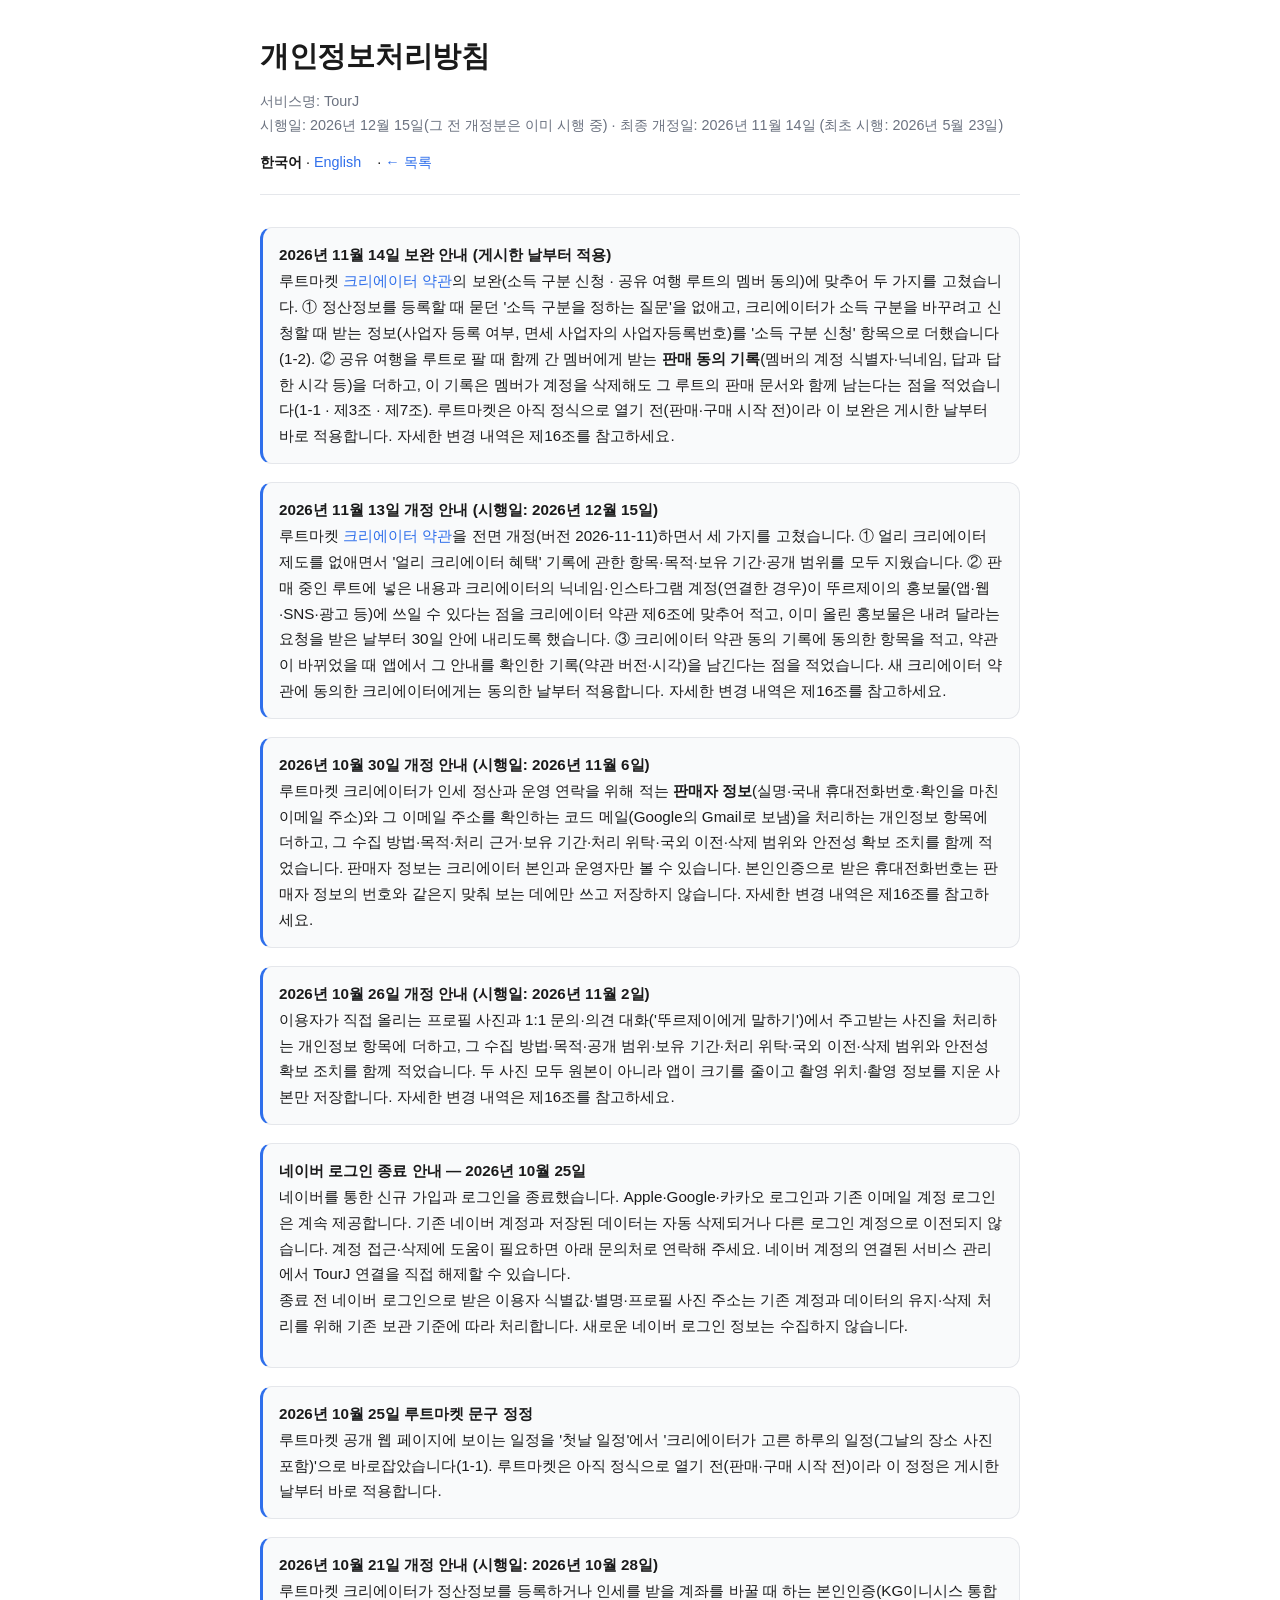
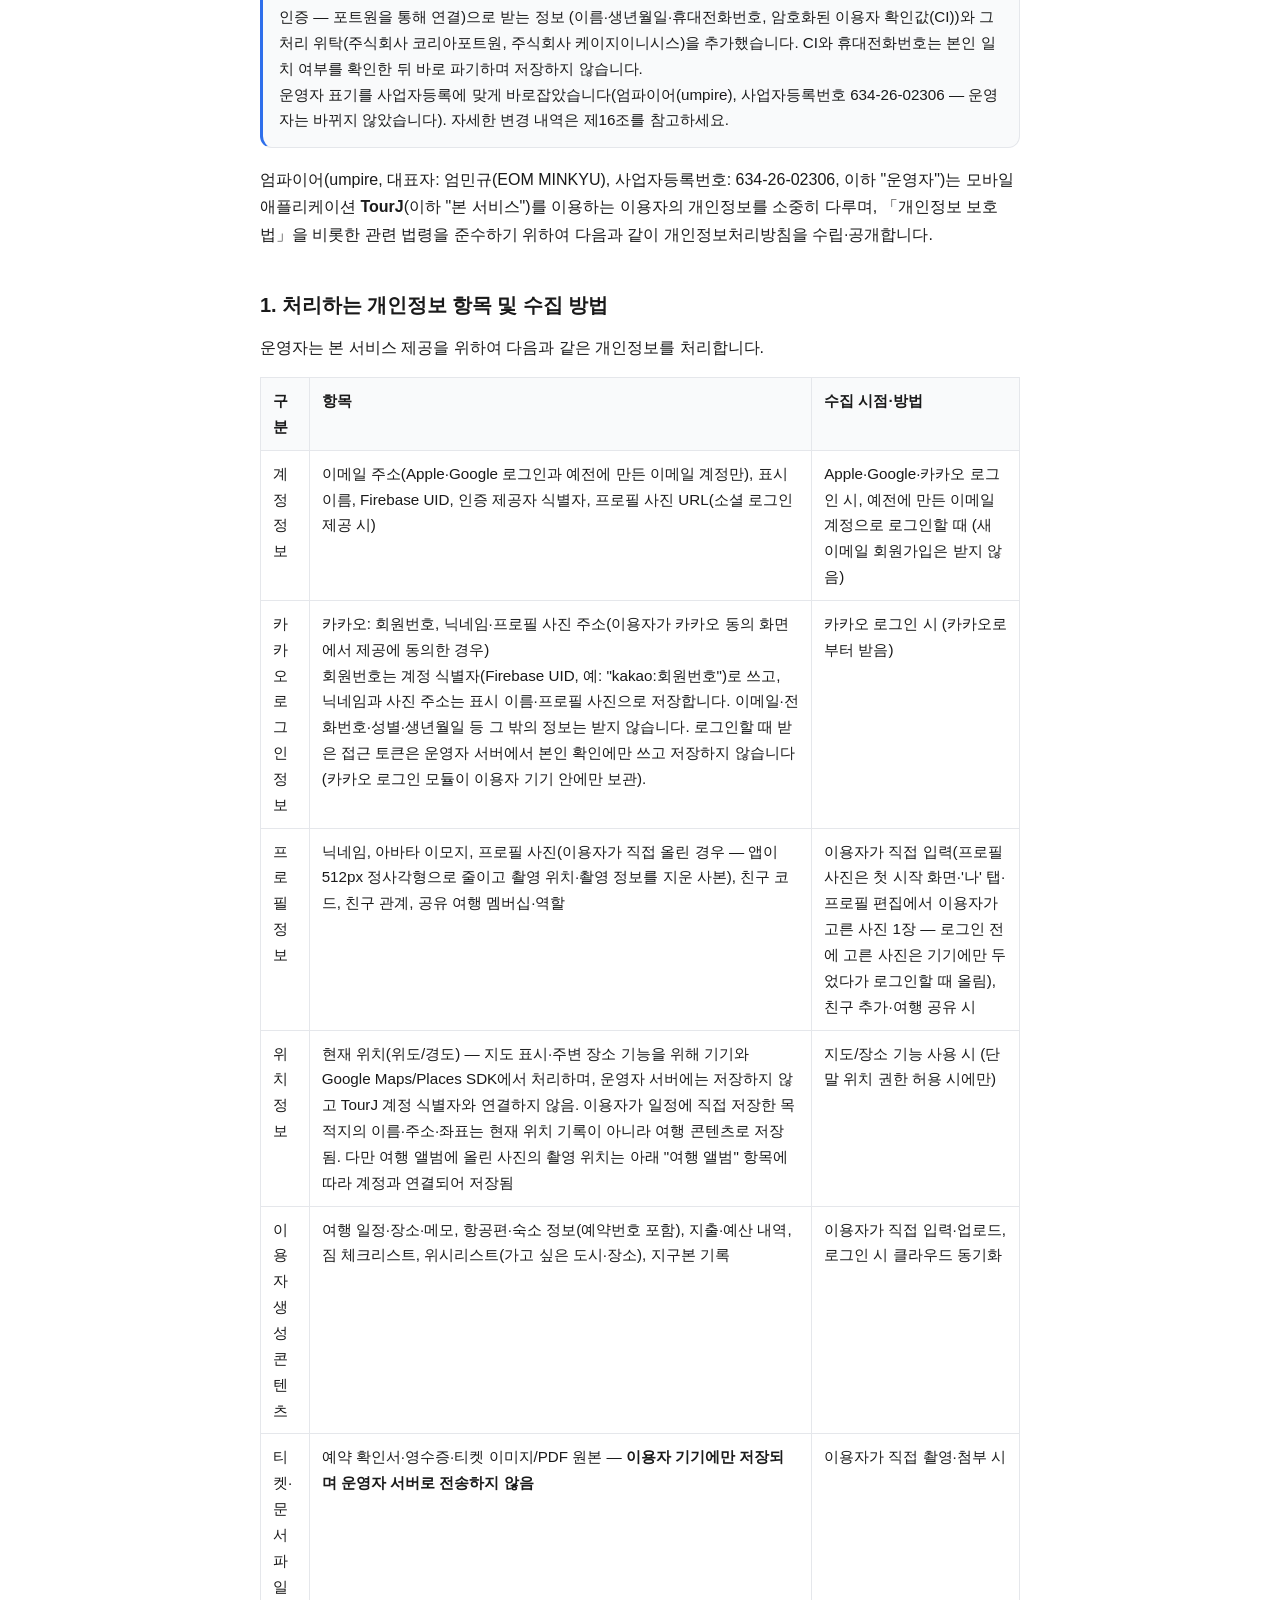
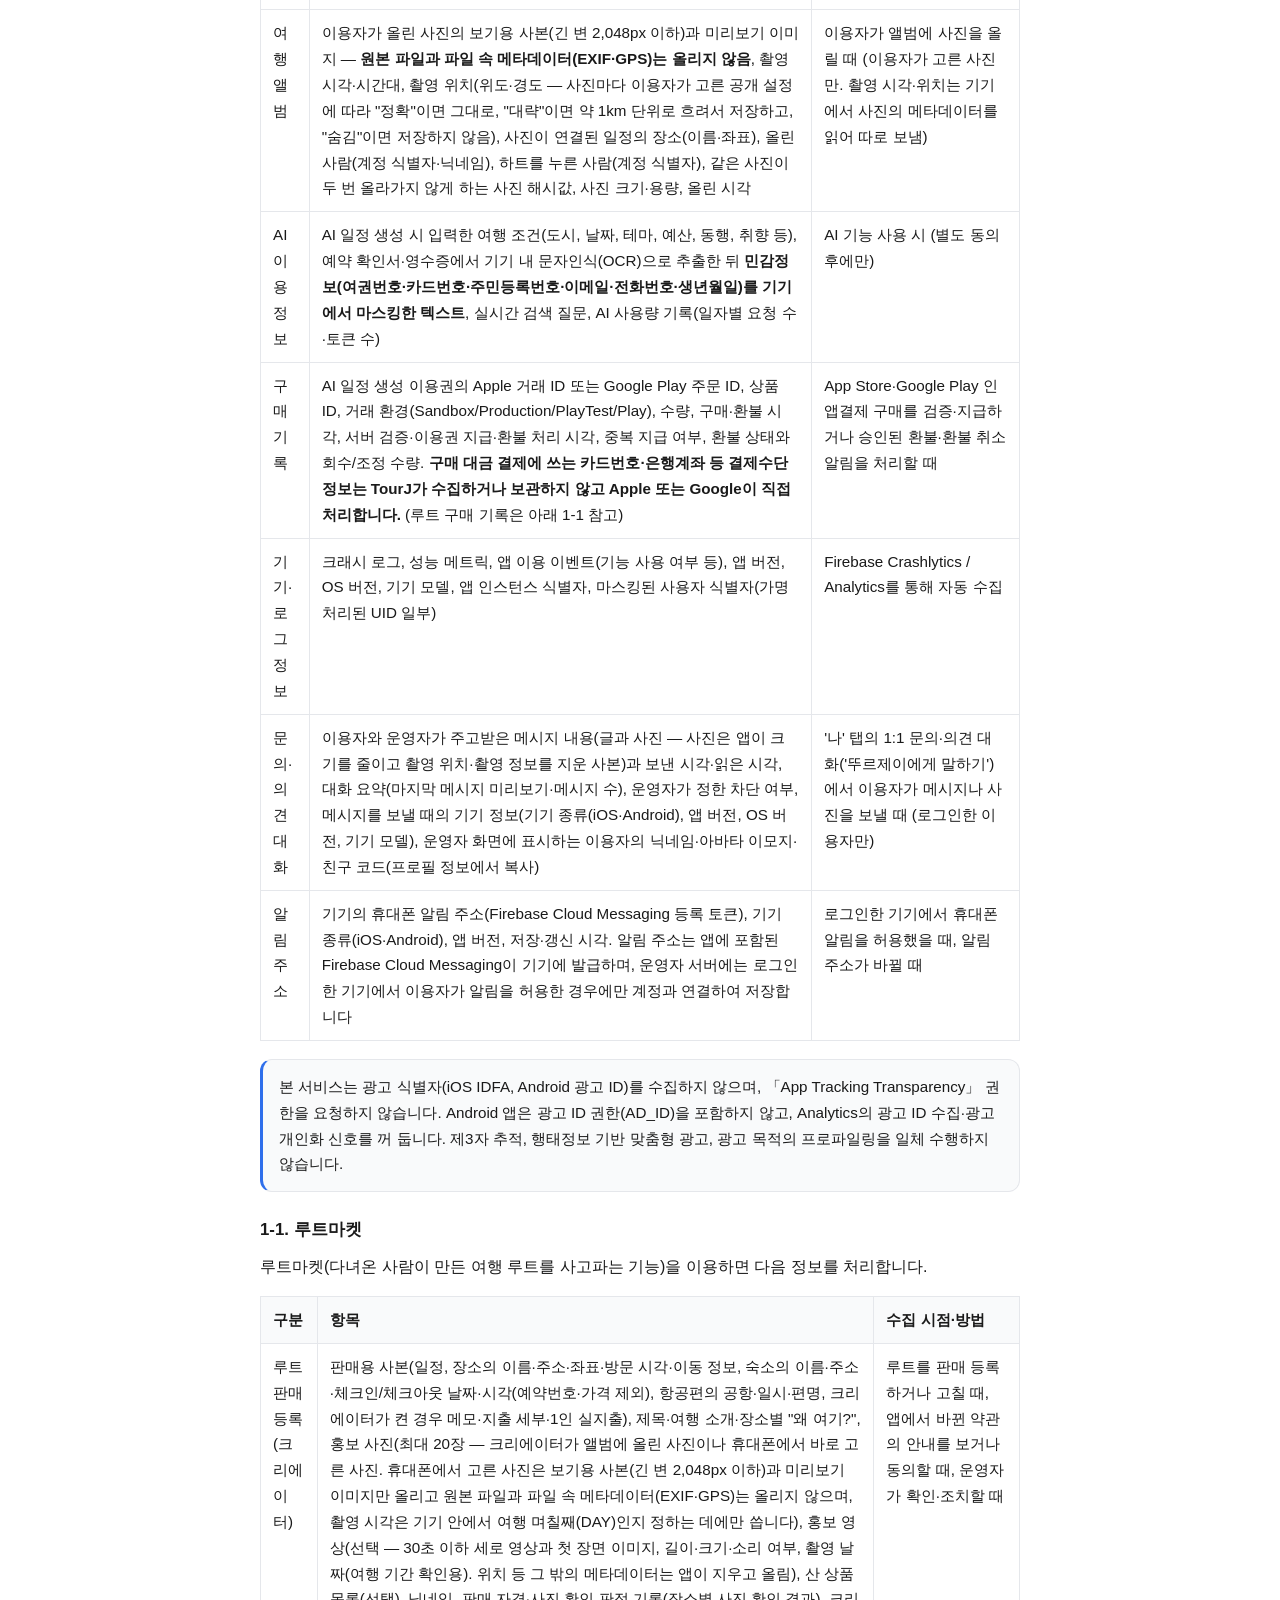
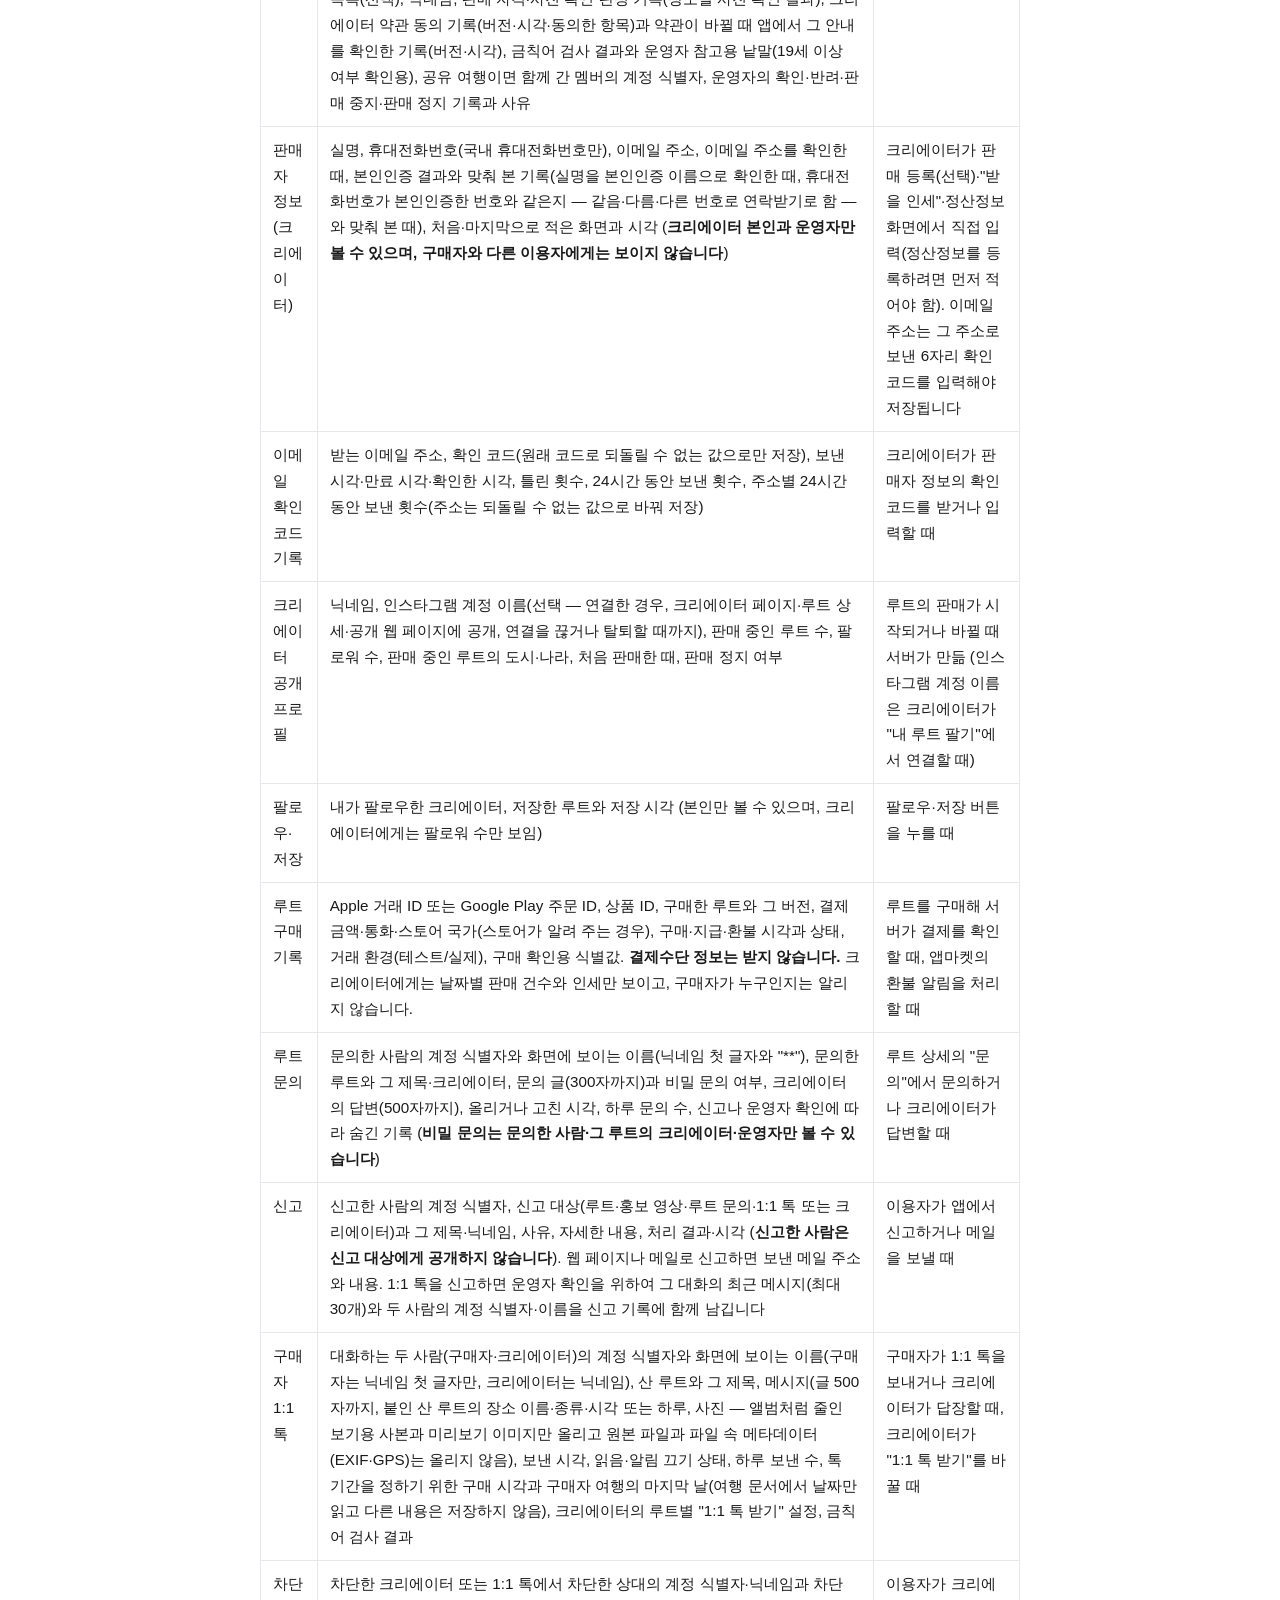
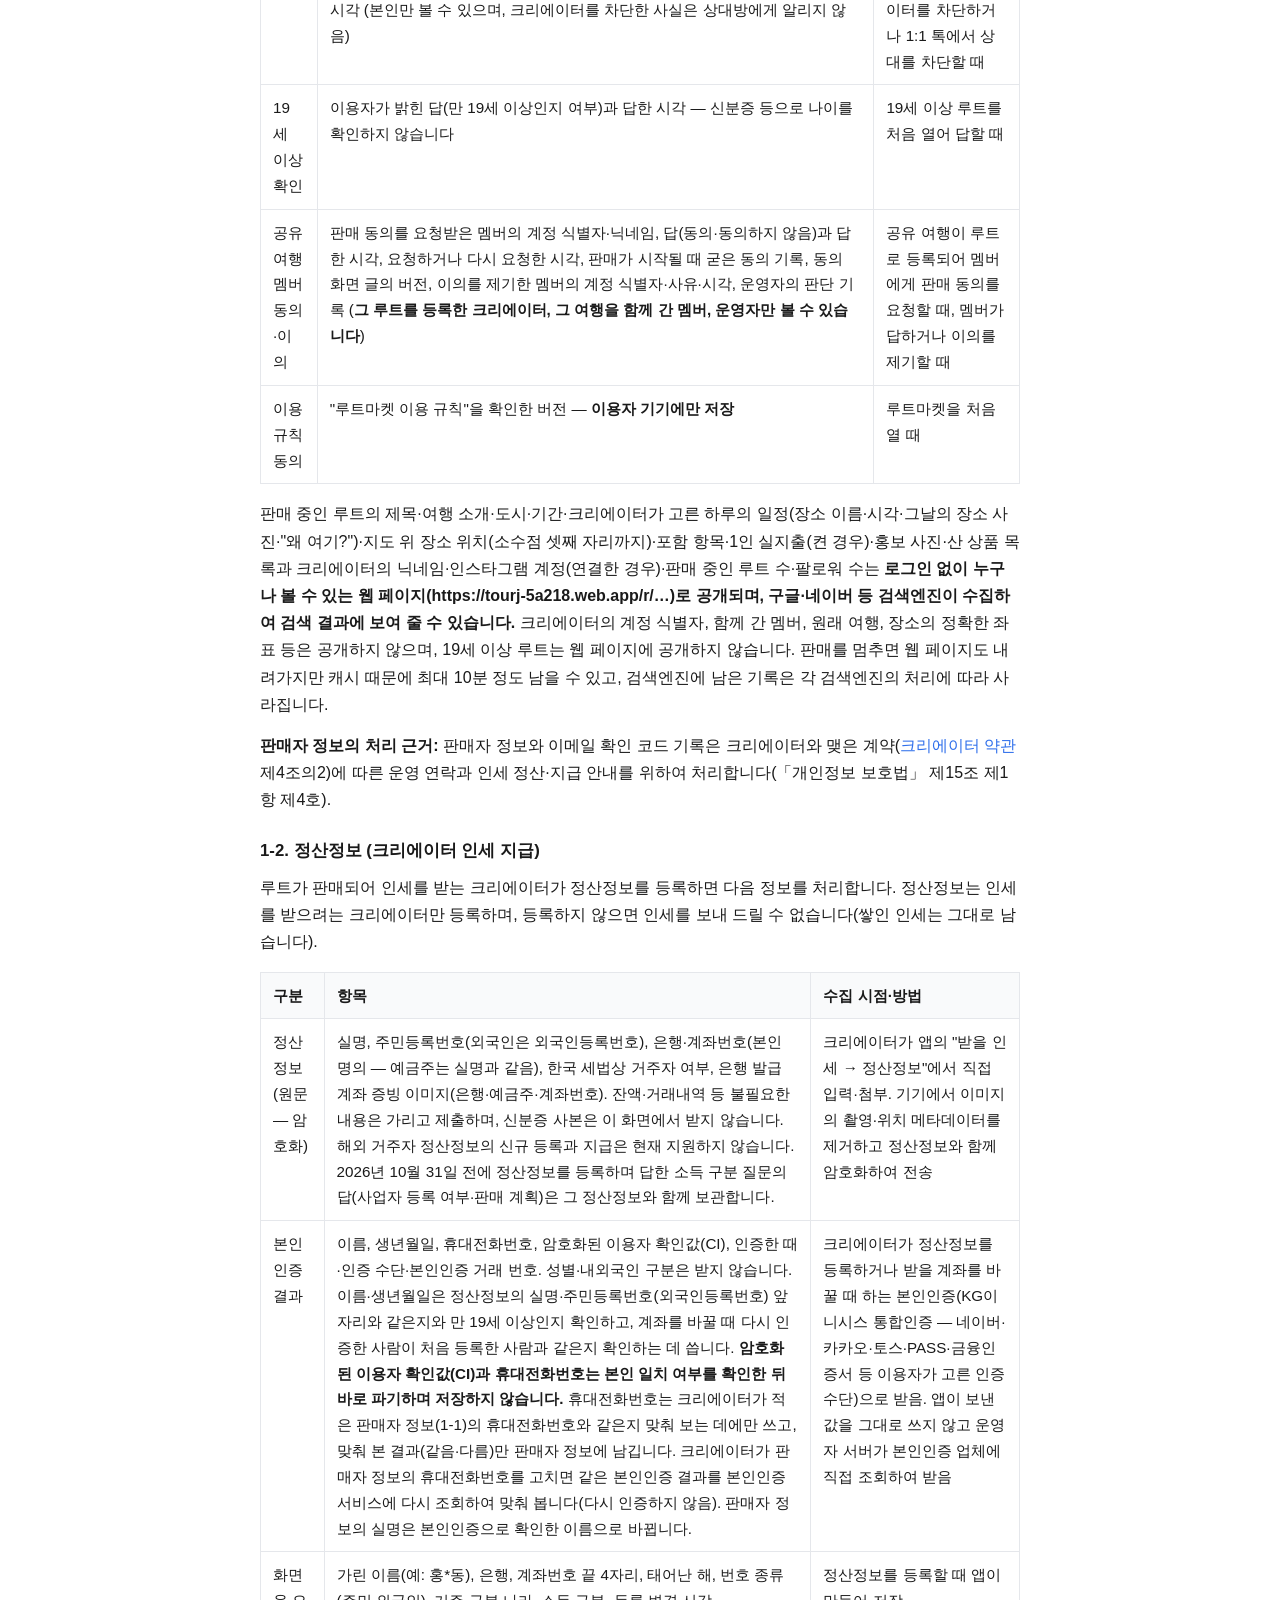
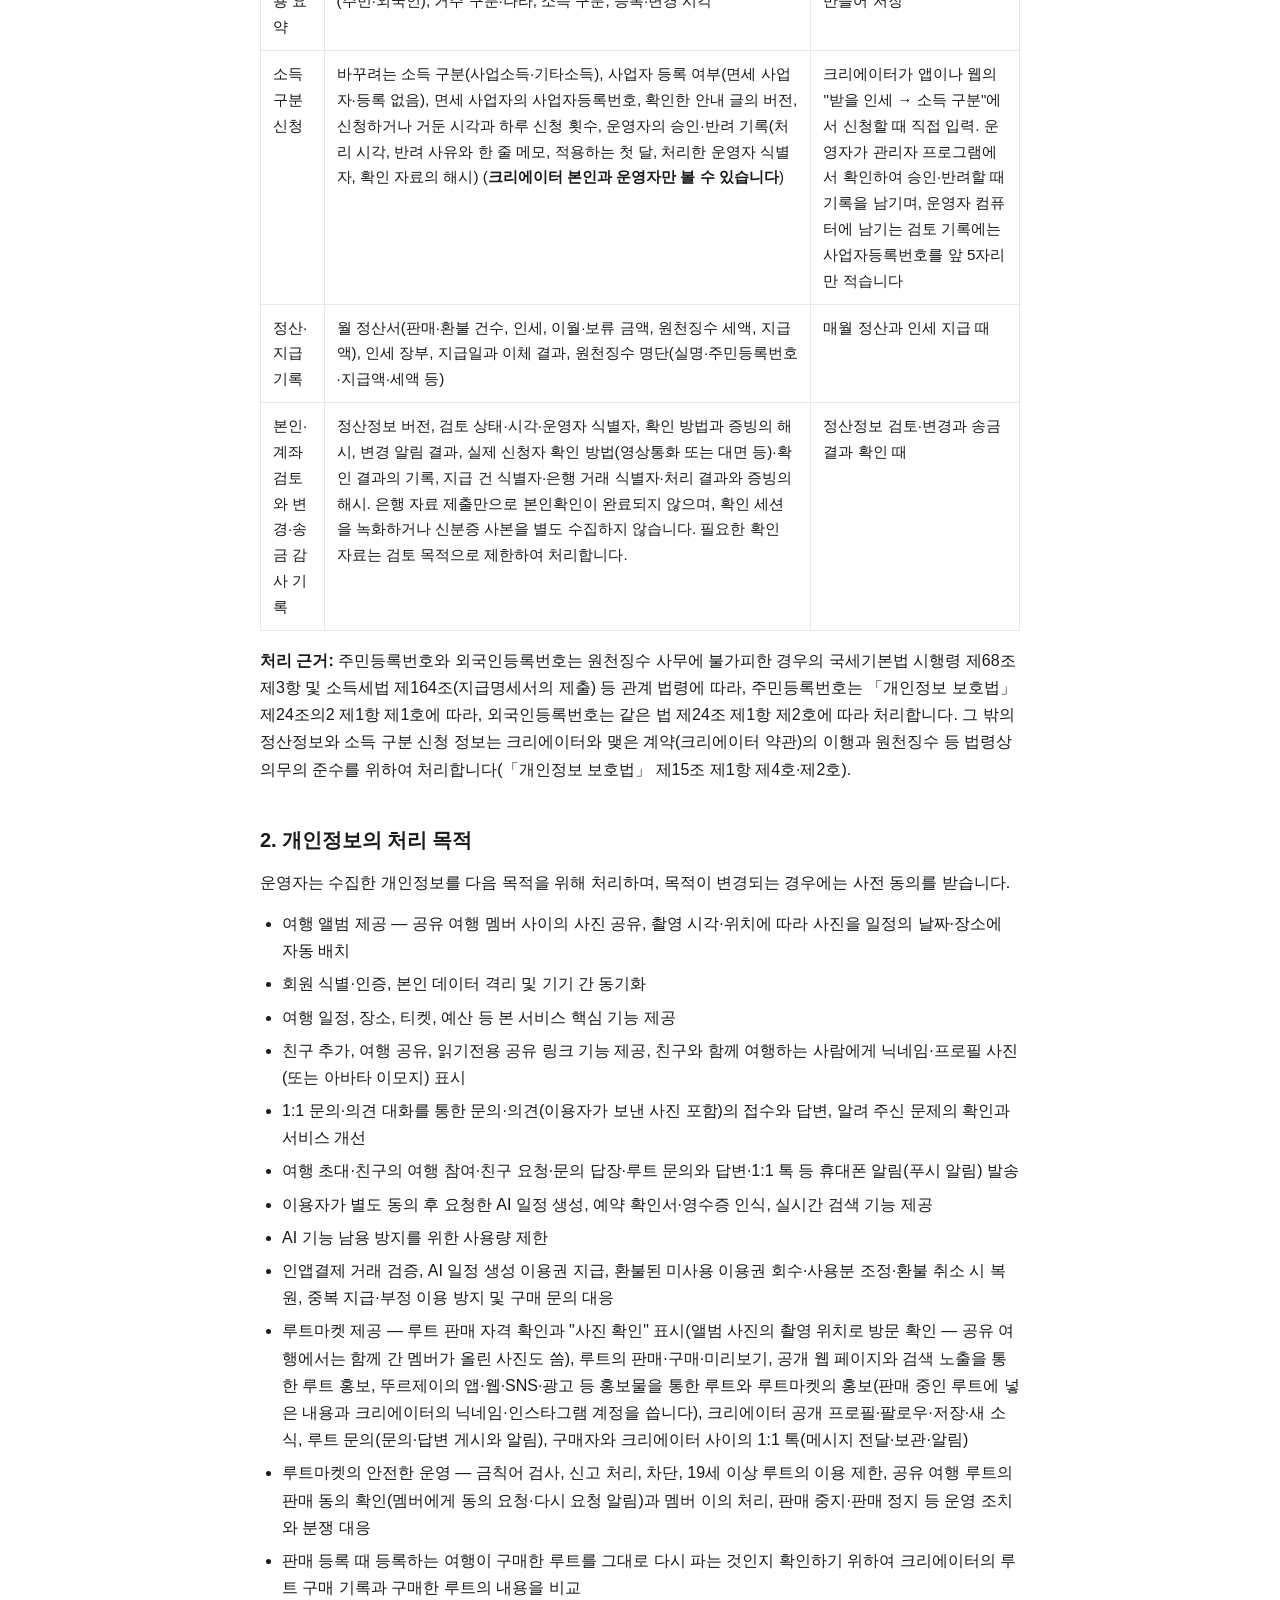
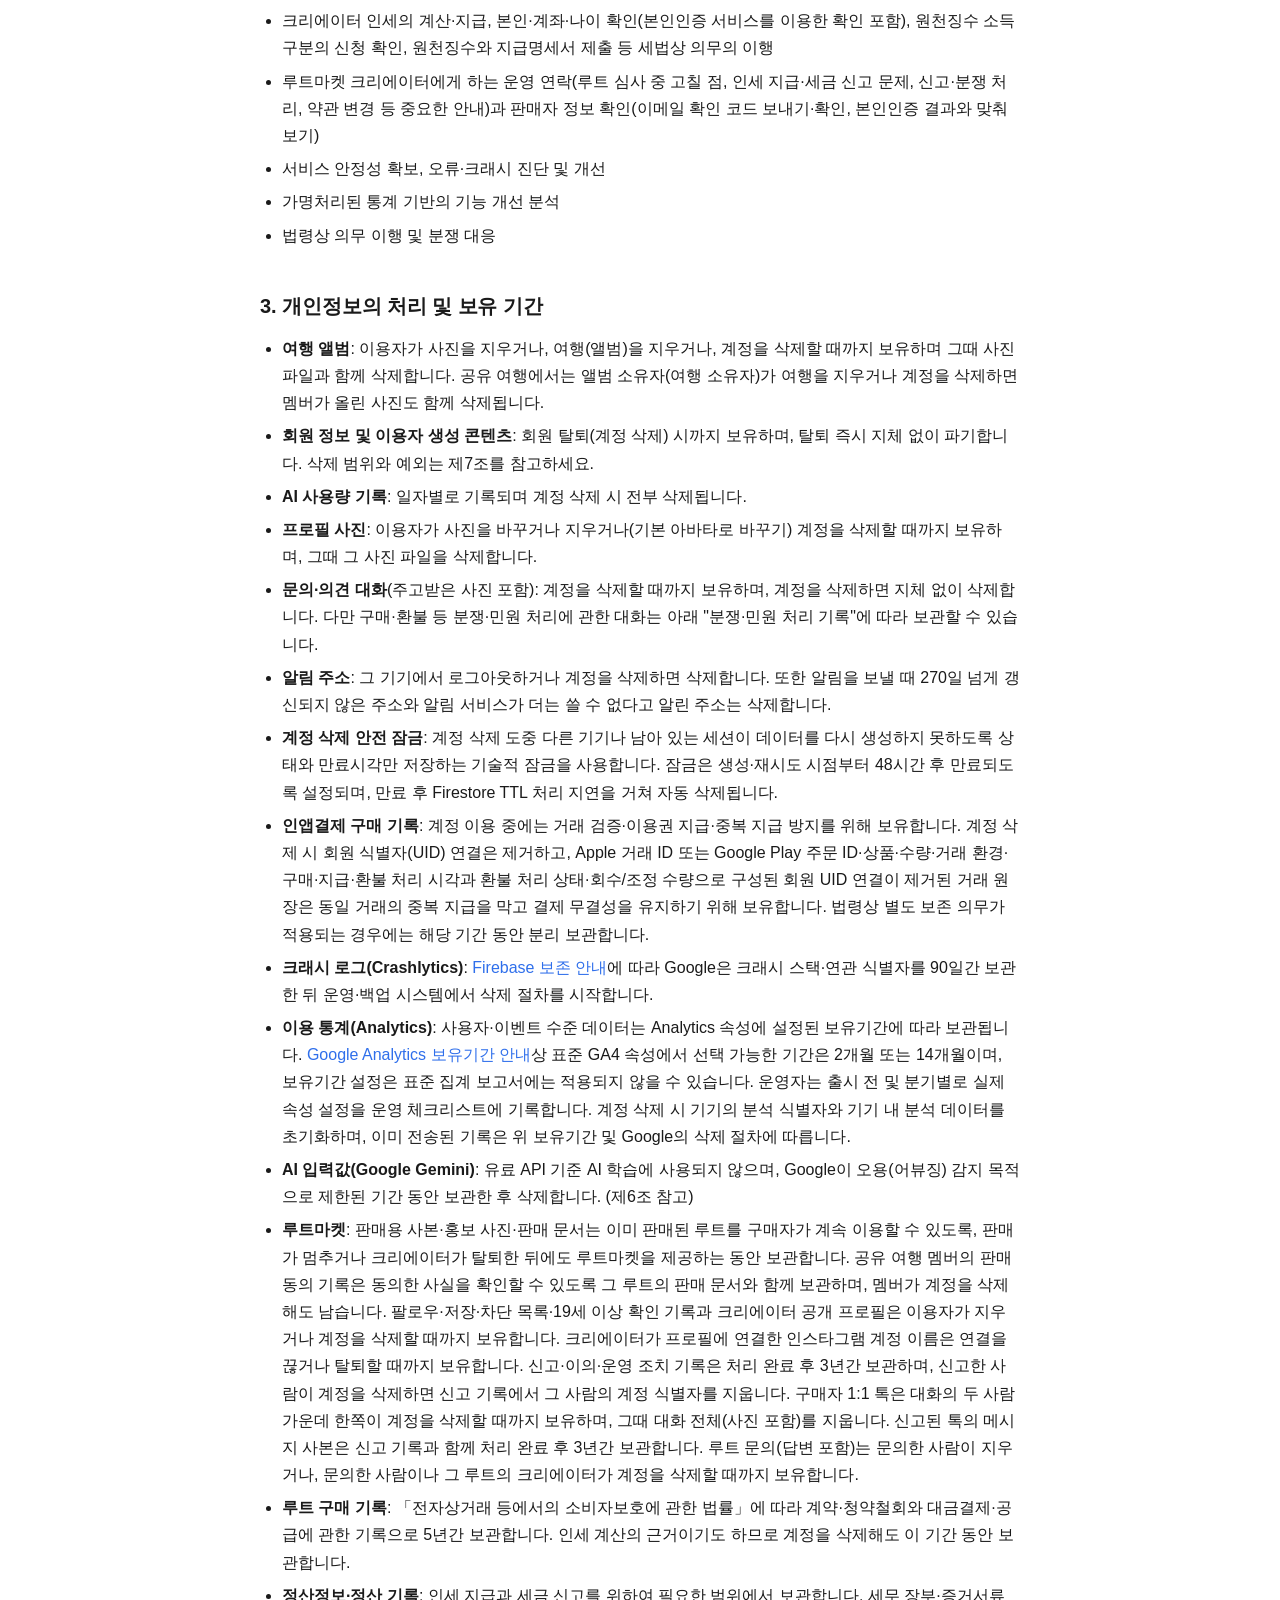
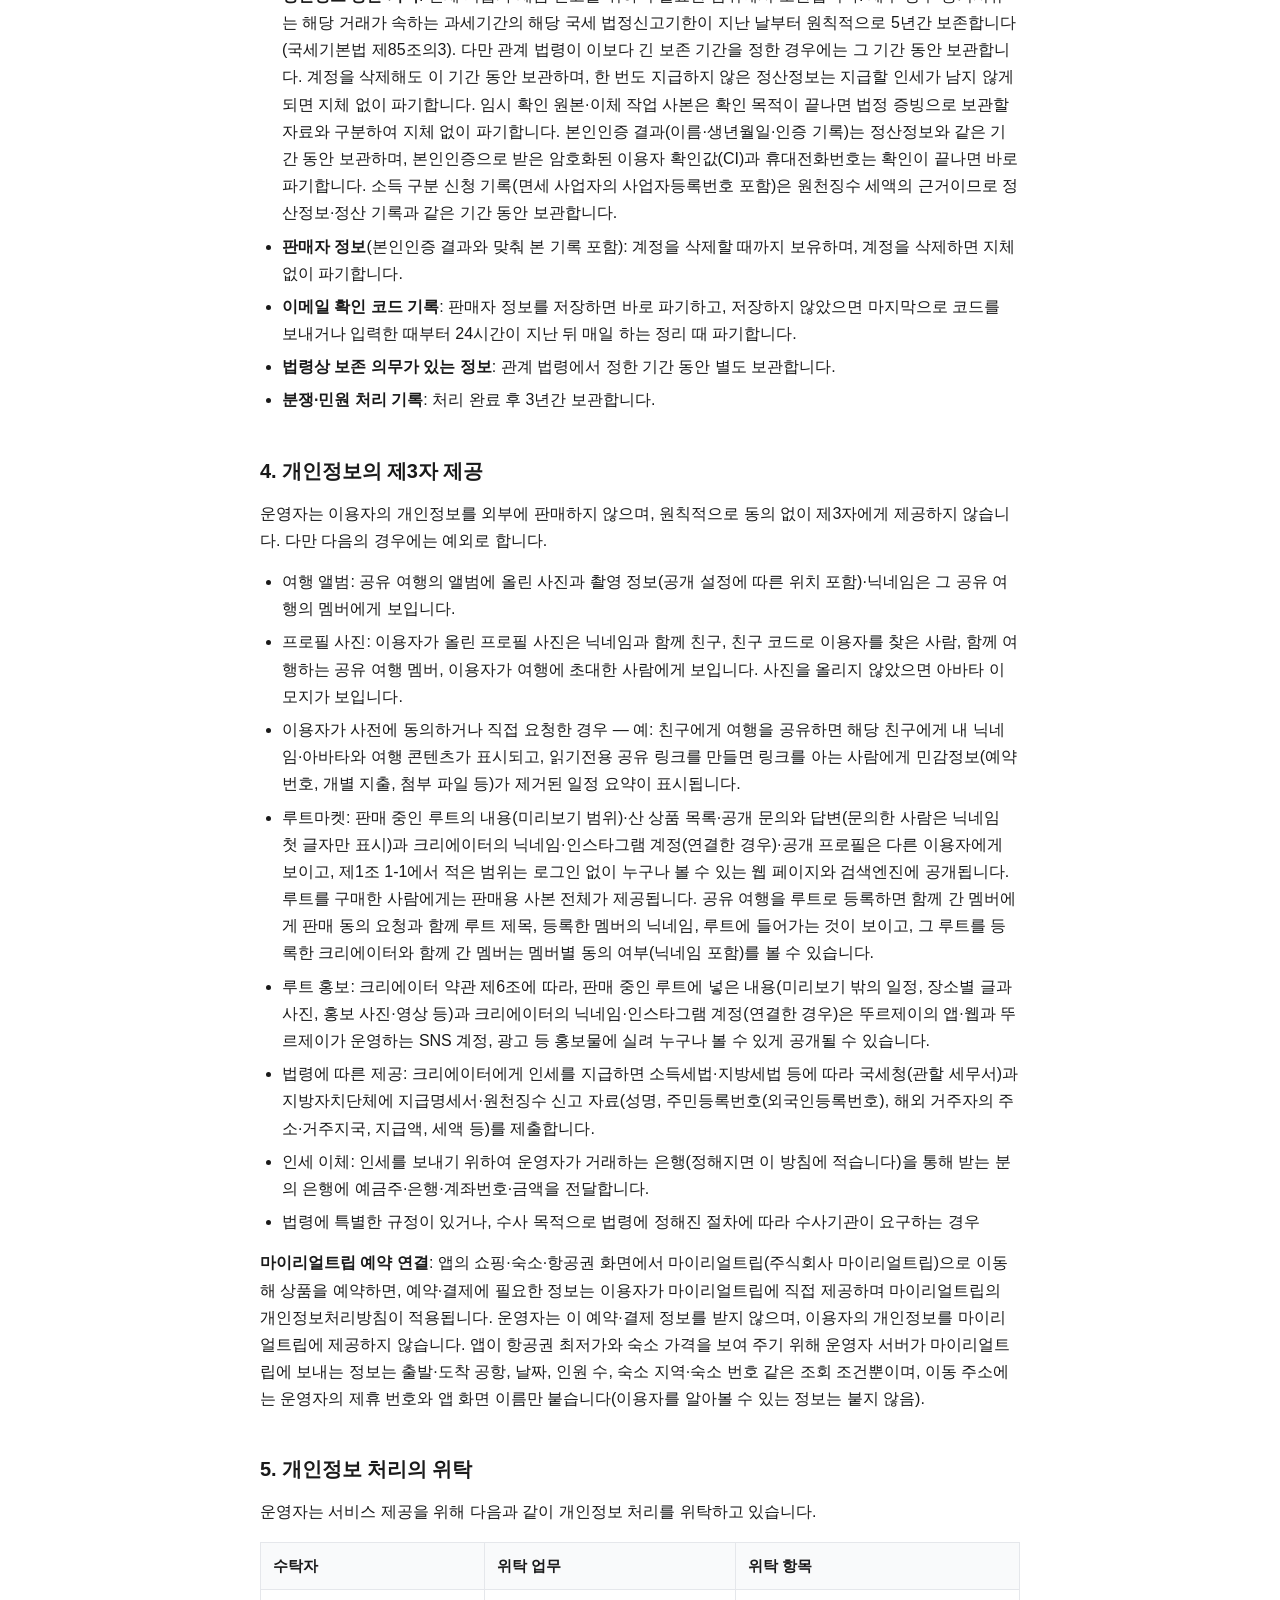
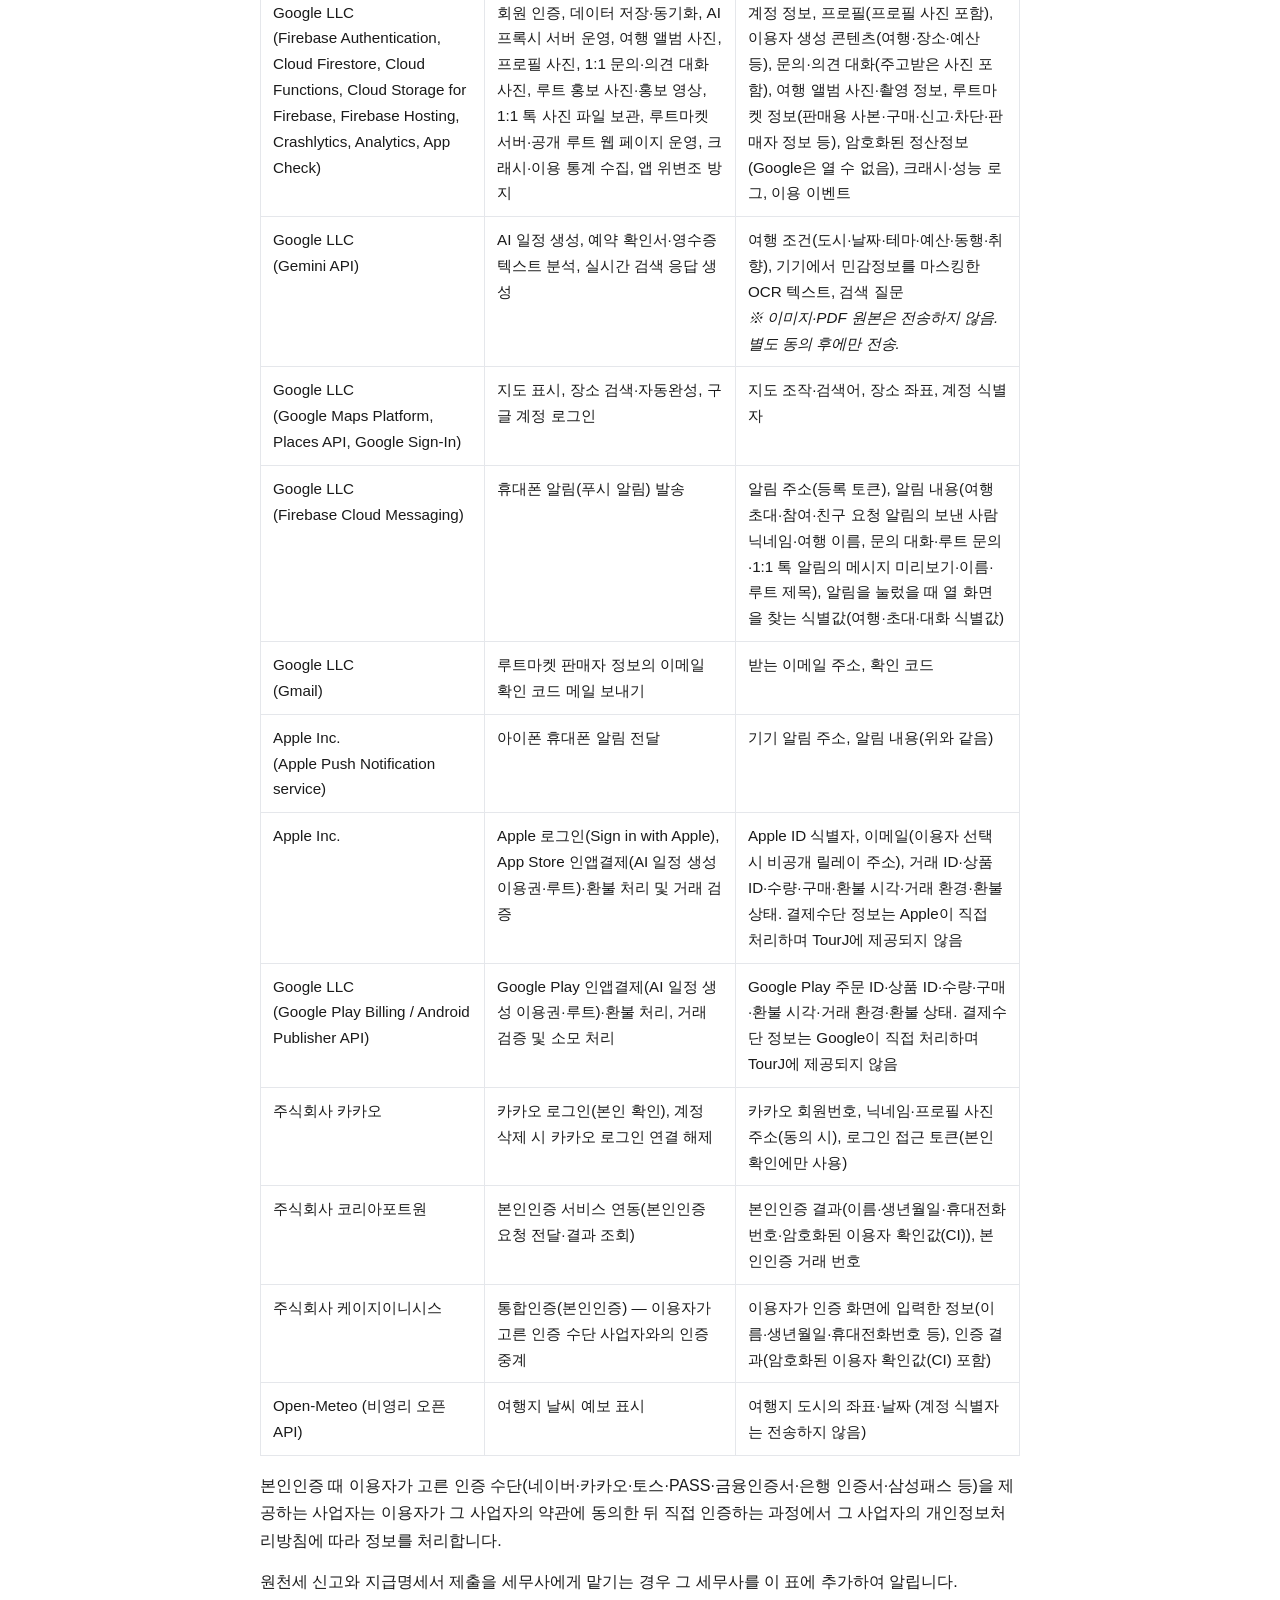
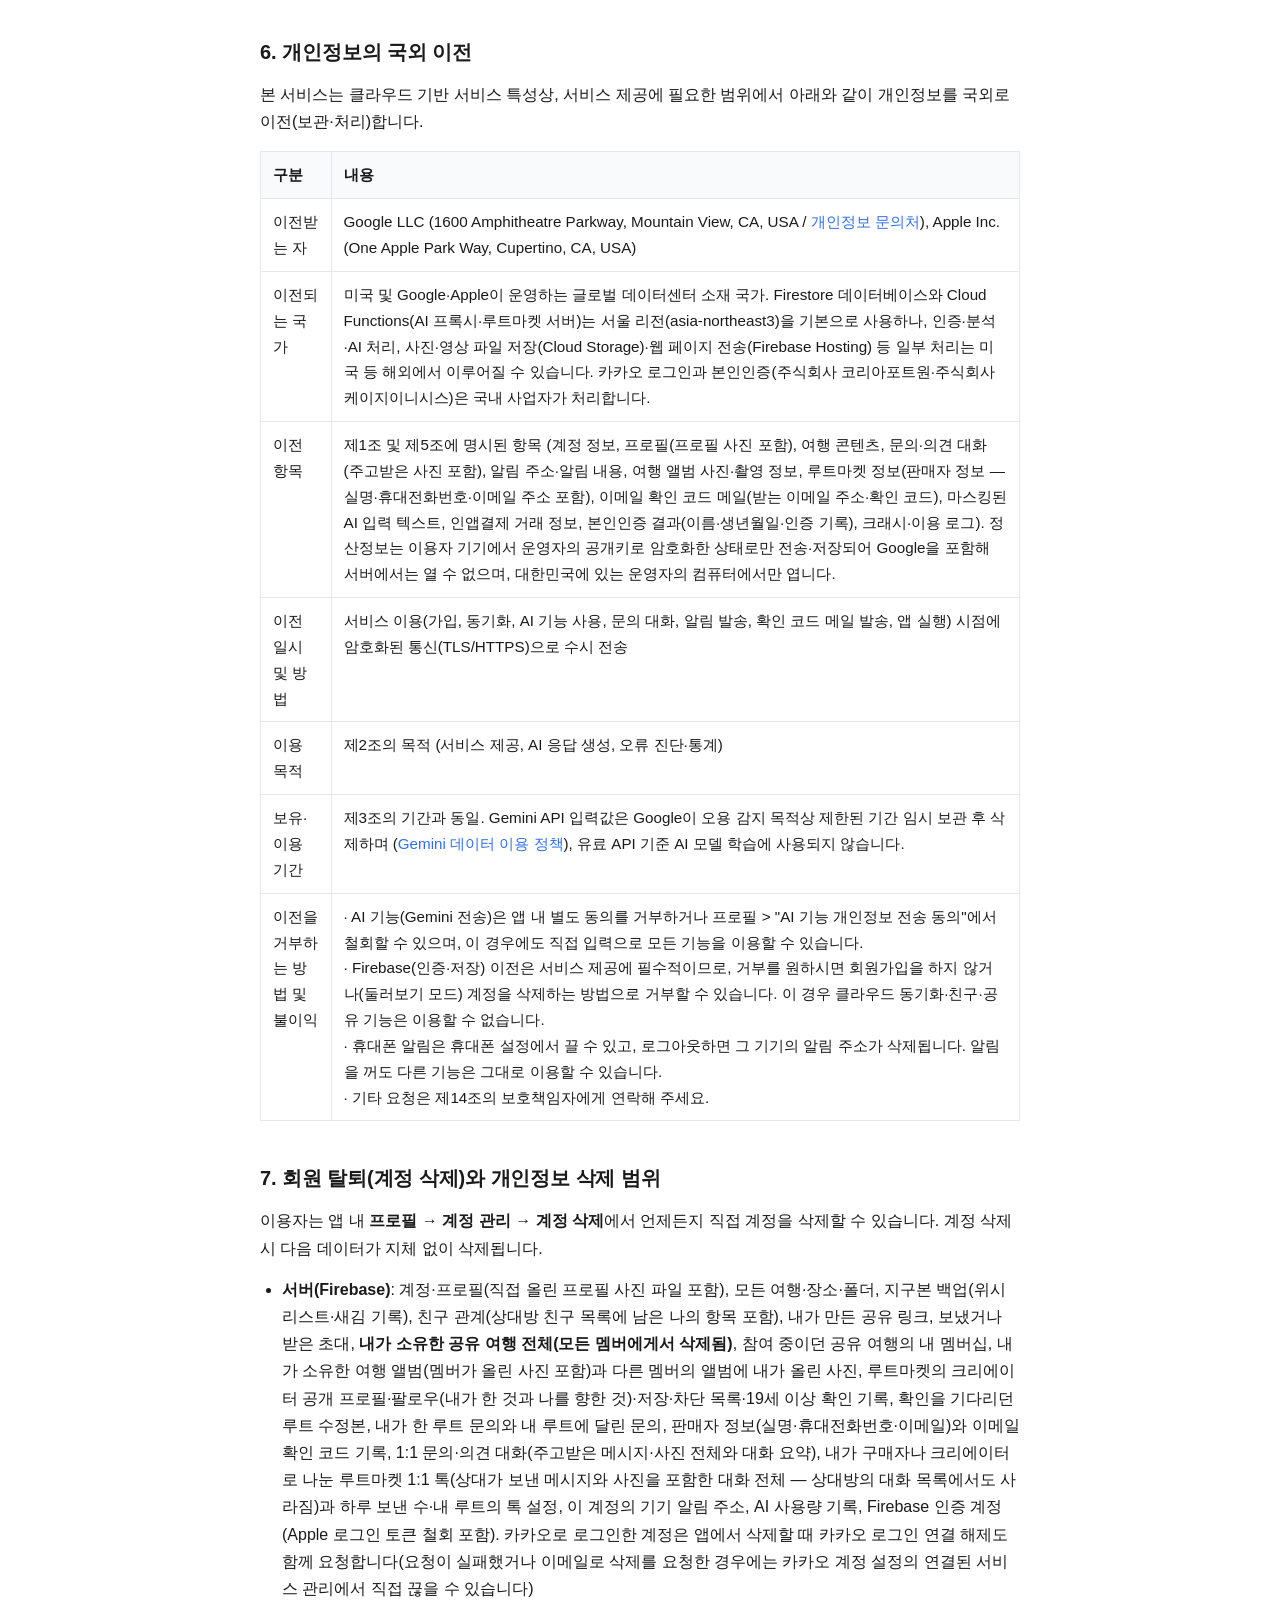
<file: privacy-ko.html>
<!doctype html>
<html lang="ko">
<head>
  <meta charset="utf-8">
  <meta name="viewport" content="width=device-width, initial-scale=1">
  <meta name="robots" content="index,follow">
  <title>개인정보처리방침 — TourJ</title>
  <link rel="stylesheet" href="assets/style.css">
  <link rel="icon" href="assets/favicon-app.png" type="image/png" sizes="64x64">
  <link rel="apple-touch-icon" href="assets/apple-touch-icon.png" sizes="180x180">
</head>
<body>
<main>
  <header class="page-header">
    <h1>개인정보처리방침</h1>
    <div class="meta">
      서비스명: TourJ<br>
      시행일: 2026년 12월 15일(그 전 개정분은 이미 시행 중) · 최종 개정일: 2026년 11월 14일 (최초 시행: 2026년 5월 23일)
    </div>
    <div class="lang-switch">
      <strong>한국어</strong> · <a href="privacy-en.html">English</a> · <a href="index.html">← 목록</a>
    </div>
  </header>

  <div class="callout">
    <strong>2026년 11월 14일 보완 안내 (게시한 날부터 적용)</strong><br>
    루트마켓 <a href="creator-terms-ko.html">크리에이터 약관</a>의 보완(소득 구분 신청 · 공유 여행 루트의 멤버 동의)에 맞추어 두 가지를 고쳤습니다.
    ① 정산정보를 등록할 때 묻던 '소득 구분을 정하는 질문'을 없애고, 크리에이터가 소득 구분을 바꾸려고 신청할 때 받는 정보(사업자 등록 여부, 면세 사업자의 사업자등록번호)를 '소득 구분 신청' 항목으로 더했습니다(1-2).
    ② 공유 여행을 루트로 팔 때 함께 간 멤버에게 받는 <strong>판매 동의 기록</strong>(멤버의 계정 식별자·닉네임, 답과 답한 시각 등)을 더하고,
    이 기록은 멤버가 계정을 삭제해도 그 루트의 판매 문서와 함께 남는다는 점을 적었습니다(1-1 · 제3조 · 제7조).
    루트마켓은 아직 정식으로 열기 전(판매·구매 시작 전)이라 이 보완은 게시한 날부터 바로 적용합니다. 자세한 변경 내역은 제16조를 참고하세요.
  </div>

  <div class="callout">
    <strong>2026년 11월 13일 개정 안내 (시행일: 2026년 12월 15일)</strong><br>
    루트마켓 <a href="creator-terms-ko.html">크리에이터 약관</a>을 전면 개정(버전 2026-11-11)하면서 세 가지를 고쳤습니다.
    ① 얼리 크리에이터 제도를 없애면서 '얼리 크리에이터 혜택' 기록에 관한 항목·목적·보유 기간·공개 범위를 모두 지웠습니다.
    ② 판매 중인 루트에 넣은 내용과 크리에이터의 닉네임·인스타그램 계정(연결한 경우)이 뚜르제이의 홍보물(앱·웹·SNS·광고 등)에 쓰일 수 있다는 점을 크리에이터 약관 제6조에 맞추어 적고,
    이미 올린 홍보물은 내려 달라는 요청을 받은 날부터 30일 안에 내리도록 했습니다.
    ③ 크리에이터 약관 동의 기록에 동의한 항목을 적고, 약관이 바뀌었을 때 앱에서 그 안내를 확인한 기록(약관 버전·시각)을 남긴다는 점을 적었습니다.
    새 크리에이터 약관에 동의한 크리에이터에게는 동의한 날부터 적용합니다. 자세한 변경 내역은 제16조를 참고하세요.
  </div>

  <div class="callout">
    <strong>2026년 10월 30일 개정 안내 (시행일: 2026년 11월 6일)</strong><br>
    루트마켓 크리에이터가 인세 정산과 운영 연락을 위해 적는 <strong>판매자 정보</strong>(실명·국내 휴대전화번호·확인을 마친 이메일 주소)와
    그 이메일 주소를 확인하는 코드 메일(Google의 Gmail로 보냄)을 처리하는 개인정보 항목에 더하고, 그 수집 방법·목적·처리 근거·보유 기간·처리 위탁·국외 이전·삭제 범위와 안전성 확보 조치를 함께 적었습니다.
    판매자 정보는 크리에이터 본인과 운영자만 볼 수 있습니다. 본인인증으로 받은 휴대전화번호는 판매자 정보의 번호와 같은지 맞춰 보는 데에만 쓰고 저장하지 않습니다. 자세한 변경 내역은 제16조를 참고하세요.
  </div>

  <div class="callout">
    <strong>2026년 10월 26일 개정 안내 (시행일: 2026년 11월 2일)</strong><br>
    이용자가 직접 올리는 프로필 사진과 1:1 문의·의견 대화('뚜르제이에게 말하기')에서 주고받는 사진을 처리하는 개인정보 항목에 더하고,
    그 수집 방법·목적·공개 범위·보유 기간·처리 위탁·국외 이전·삭제 범위와 안전성 확보 조치를 함께 적었습니다.
    두 사진 모두 원본이 아니라 앱이 크기를 줄이고 촬영 위치·촬영 정보를 지운 사본만 저장합니다. 자세한 변경 내역은 제16조를 참고하세요.
  </div>

  <div class="callout">
    <strong>네이버 로그인 종료 안내 — 2026년 10월 25일</strong><br>
    네이버를 통한 신규 가입과 로그인을 종료했습니다. Apple·Google·카카오 로그인과 기존 이메일 계정 로그인은 계속 제공합니다.
    기존 네이버 계정과 저장된 데이터는 자동 삭제되거나 다른 로그인 계정으로 이전되지 않습니다. 계정 접근·삭제에 도움이 필요하면 아래 문의처로 연락해 주세요.
    네이버 계정의 연결된 서비스 관리에서 TourJ 연결을 직접 해제할 수 있습니다.
    <p>종료 전 네이버 로그인으로 받은 이용자 식별값·별명·프로필 사진 주소는 기존 계정과 데이터의 유지·삭제 처리를 위해 기존 보관 기준에 따라 처리합니다. 새로운 네이버 로그인 정보는 수집하지 않습니다.</p>
  </div>


  <div class="callout">
    <strong>2026년 10월 25일 루트마켓 문구 정정</strong><br>
    루트마켓 공개 웹 페이지에 보이는 일정을 '첫날 일정'에서 '크리에이터가 고른 하루의 일정(그날의 장소 사진 포함)'으로 바로잡았습니다(1-1).
    루트마켓은 아직 정식으로 열기 전(판매·구매 시작 전)이라 이 정정은 게시한 날부터 바로 적용합니다.
  </div>


  <div class="callout">
    <strong>2026년 10월 21일 개정 안내 (시행일: 2026년 10월 28일)</strong><br>
    루트마켓 크리에이터가 정산정보를 등록하거나 인세를 받을 계좌를 바꿀 때 하는 본인인증(KG이니시스 통합인증 — 포트원을 통해 연결)으로 받는 정보
    (이름·생년월일·휴대전화번호, 암호화된 이용자 확인값(CI))와 그 처리 위탁(주식회사 코리아포트원, 주식회사 케이지이니시스)을 추가했습니다.
    CI와 휴대전화번호는 본인 일치 여부를 확인한 뒤 바로 파기하며 저장하지 않습니다.<br>
    운영자 표기를 사업자등록에 맞게 바로잡았습니다(엄파이어(umpire), 사업자등록번호 634-26-02306 — 운영자는 바뀌지 않았습니다). 자세한 변경 내역은 제16조를 참고하세요.
  </div>

  <p>
    엄파이어(umpire, 대표자: 엄민규(EOM MINKYU), 사업자등록번호: 634-26-02306, 이하 "운영자")는 모바일 애플리케이션 <strong>TourJ</strong>(이하 "본 서비스")를
    이용하는 이용자의 개인정보를 소중히 다루며, 「개인정보 보호법」을 비롯한
    관련 법령을 준수하기 위하여 다음과 같이 개인정보처리방침을 수립·공개합니다.
  </p>

  <h2>1. 처리하는 개인정보 항목 및 수집 방법</h2>
  <p>운영자는 본 서비스 제공을 위하여 다음과 같은 개인정보를 처리합니다.</p>

  <table>
    <thead>
      <tr>
        <th>구분</th>
        <th>항목</th>
        <th>수집 시점·방법</th>
      </tr>
    </thead>
    <tbody>
      <tr>
        <td>계정 정보</td>
        <td>이메일 주소(Apple·Google 로그인과 예전에 만든 이메일 계정만), 표시 이름, Firebase UID, 인증 제공자 식별자, 프로필 사진 URL(소셜 로그인 제공 시)</td>
        <td>Apple·Google·카카오 로그인 시, 예전에 만든 이메일 계정으로 로그인할 때 (새 이메일 회원가입은 받지 않음)</td>
      </tr>
      <tr>
        <td>카카오 로그인 정보</td>
        <td>카카오: 회원번호, 닉네임·프로필 사진 주소(이용자가 카카오 동의 화면에서 제공에 동의한 경우)<br>
            회원번호는 계정 식별자(Firebase UID, 예: "kakao:회원번호")로 쓰고, 닉네임과 사진 주소는 표시 이름·프로필 사진으로 저장합니다.
            이메일·전화번호·성별·생년월일 등 그 밖의 정보는 받지 않습니다. 로그인할 때 받은 접근 토큰은 운영자 서버에서 본인 확인에만 쓰고 저장하지 않습니다(카카오 로그인 모듈이 이용자 기기 안에만 보관).</td>
        <td>카카오 로그인 시 (카카오로부터 받음)</td>
      </tr>
      <tr>
        <td>프로필 정보</td>
        <td>닉네임, 아바타 이모지, 프로필 사진(이용자가 직접 올린 경우 — 앱이 512px 정사각형으로 줄이고 촬영 위치·촬영 정보를 지운 사본), 친구 코드, 친구 관계, 공유 여행 멤버십·역할</td>
        <td>이용자가 직접 입력(프로필 사진은 첫 시작 화면·'나' 탭·프로필 편집에서 이용자가 고른 사진 1장 — 로그인 전에 고른 사진은 기기에만 두었다가 로그인할 때 올림), 친구 추가·여행 공유 시</td>
      </tr>
      <tr>
        <td>위치 정보</td>
        <td>현재 위치(위도/경도) — 지도 표시·주변 장소 기능을 위해 기기와 Google Maps/Places SDK에서 처리하며,
            운영자 서버에는 저장하지 않고 TourJ 계정 식별자와 연결하지 않음.
            이용자가 일정에 직접 저장한 목적지의 이름·주소·좌표는 현재 위치 기록이 아니라 여행 콘텐츠로 저장됨.
            다만 여행 앨범에 올린 사진의 촬영 위치는 아래 "여행 앨범" 항목에 따라 계정과 연결되어 저장됨</td>
        <td>지도/장소 기능 사용 시 (단말 위치 권한 허용 시에만)</td>
      </tr>
      <tr>
        <td>이용자 생성 콘텐츠</td>
        <td>여행 일정·장소·메모, 항공편·숙소 정보(예약번호 포함), 지출·예산 내역, 짐 체크리스트, 위시리스트(가고 싶은 도시·장소), 지구본 기록</td>
        <td>이용자가 직접 입력·업로드, 로그인 시 클라우드 동기화</td>
      </tr>
      <tr>
        <td>티켓·문서 파일</td>
        <td>예약 확인서·영수증·티켓 이미지/PDF 원본 — <strong>이용자 기기에만 저장되며 운영자 서버로 전송하지 않음</strong></td>
        <td>이용자가 직접 촬영·첨부 시</td>
      </tr>
      <tr>
        <td>여행 앨범</td>
        <td>이용자가 올린 사진의 보기용 사본(긴 변 2,048px 이하)과 미리보기 이미지 — <strong>원본 파일과 파일 속 메타데이터(EXIF·GPS)는 올리지 않음</strong>,
            촬영 시각·시간대, 촬영 위치(위도·경도 — 사진마다 이용자가 고른 공개 설정에 따라 "정확"이면 그대로, "대략"이면 약 1km 단위로 흐려서 저장하고, "숨김"이면 저장하지 않음),
            사진이 연결된 일정의 장소(이름·좌표), 올린 사람(계정 식별자·닉네임), 하트를 누른 사람(계정 식별자), 같은 사진이 두 번 올라가지 않게 하는 사진 해시값, 사진 크기·용량, 올린 시각</td>
        <td>이용자가 앨범에 사진을 올릴 때 (이용자가 고른 사진만. 촬영 시각·위치는 기기에서 사진의 메타데이터를 읽어 따로 보냄)</td>
      </tr>
      <tr>
        <td>AI 이용 정보</td>
        <td>AI 일정 생성 시 입력한 여행 조건(도시, 날짜, 테마, 예산, 동행, 취향 등),
            예약 확인서·영수증에서 기기 내 문자인식(OCR)으로 추출한 뒤
            <strong>민감정보(여권번호·카드번호·주민등록번호·이메일·전화번호·생년월일)를 기기에서 마스킹한 텍스트</strong>,
            실시간 검색 질문, AI 사용량 기록(일자별 요청 수·토큰 수)</td>
        <td>AI 기능 사용 시 (별도 동의 후에만)</td>
      </tr>
      <tr>
        <td>구매 기록</td>
        <td>AI 일정 생성 이용권의 Apple 거래 ID 또는 Google Play 주문 ID, 상품 ID, 거래 환경(Sandbox/Production/PlayTest/Play), 수량,
            구매·환불 시각, 서버 검증·이용권 지급·환불 처리 시각, 중복 지급 여부, 환불 상태와 회수/조정 수량.
            <strong>구매 대금 결제에 쓰는 카드번호·은행계좌 등 결제수단 정보는
            TourJ가 수집하거나 보관하지 않고 Apple 또는 Google이 직접 처리합니다.</strong> (루트 구매 기록은 아래 1-1 참고)</td>
        <td>App Store·Google Play 인앱결제 구매를 검증·지급하거나 승인된 환불·환불 취소 알림을 처리할 때</td>
      </tr>
      <tr>
        <td>기기·로그 정보</td>
        <td>크래시 로그, 성능 메트릭, 앱 이용 이벤트(기능 사용 여부 등), 앱 버전, OS 버전, 기기 모델,
            앱 인스턴스 식별자, 마스킹된 사용자 식별자(가명처리된 UID 일부)</td>
        <td>Firebase Crashlytics / Analytics를 통해 자동 수집</td>
      </tr>
      <tr>
        <td>문의·의견 대화</td>
        <td>이용자와 운영자가 주고받은 메시지 내용(글과 사진 — 사진은 앱이 크기를 줄이고 촬영 위치·촬영 정보를 지운 사본)과 보낸 시각·읽은 시각, 대화 요약(마지막 메시지 미리보기·메시지 수), 운영자가 정한 차단 여부,
            메시지를 보낼 때의 기기 정보(기기 종류(iOS·Android), 앱 버전, OS 버전, 기기 모델),
            운영자 화면에 표시하는 이용자의 닉네임·아바타 이모지·친구 코드(프로필 정보에서 복사)</td>
        <td>'나' 탭의 1:1 문의·의견 대화('뚜르제이에게 말하기')에서 이용자가 메시지나 사진을 보낼 때 (로그인한 이용자만)</td>
      </tr>
      <tr>
        <td>알림 주소</td>
        <td>기기의 휴대폰 알림 주소(Firebase Cloud Messaging 등록 토큰), 기기 종류(iOS·Android), 앱 버전, 저장·갱신 시각.
            알림 주소는 앱에 포함된 Firebase Cloud Messaging이 기기에 발급하며, 운영자 서버에는 로그인한 기기에서 이용자가 알림을 허용한 경우에만 계정과 연결하여 저장합니다</td>
        <td>로그인한 기기에서 휴대폰 알림을 허용했을 때, 알림 주소가 바뀔 때</td>
      </tr>
    </tbody>
  </table>

  <div class="callout">
    본 서비스는 광고 식별자(iOS IDFA, Android 광고 ID)를 수집하지 않으며, 「App Tracking Transparency」 권한을 요청하지 않습니다. Android 앱은 광고 ID 권한(AD_ID)을 포함하지 않고, Analytics의 광고 ID 수집·광고 개인화 신호를 꺼 둡니다.
    제3자 추적, 행태정보 기반 맞춤형 광고, 광고 목적의 프로파일링을 일체 수행하지 않습니다.
  </div>

  <h3>1-1. 루트마켓</h3>
  <p>루트마켓(다녀온 사람이 만든 여행 루트를 사고파는 기능)을 이용하면 다음 정보를 처리합니다.</p>
  <table>
    <thead>
      <tr><th>구분</th><th>항목</th><th>수집 시점·방법</th></tr>
    </thead>
    <tbody>
      <tr>
        <td>루트 판매 등록(크리에이터)</td>
        <td>판매용 사본(일정, 장소의 이름·주소·좌표·방문 시각·이동 정보, 숙소의 이름·주소·체크인/체크아웃 날짜·시각(예약번호·가격 제외),
            항공편의 공항·일시·편명, 크리에이터가 켠 경우 메모·지출 세부·1인 실지출), 제목·여행 소개·장소별 "왜 여기?",
            홍보 사진(최대 20장 — 크리에이터가 앨범에 올린 사진이나 휴대폰에서 바로 고른 사진. 휴대폰에서 고른 사진은 보기용 사본(긴 변 2,048px 이하)과 미리보기 이미지만 올리고 원본 파일과 파일 속 메타데이터(EXIF·GPS)는 올리지 않으며, 촬영 시각은 기기 안에서 여행 며칠째(DAY)인지 정하는 데에만 씁니다),
            홍보 영상(선택 — 30초 이하 세로 영상과 첫 장면 이미지, 길이·크기·소리 여부, 촬영 날짜(여행 기간 확인용). 위치 등 그 밖의 메타데이터는 앱이 지우고 올림), 산 상품 목록(선택),
            닉네임, 판매 자격·사진 확인 판정 기록(장소별 사진 확인 결과),
            크리에이터 약관 동의 기록(버전·시각·동의한 항목)과 약관이 바뀔 때 앱에서 그 안내를 확인한 기록(버전·시각), 금칙어 검사 결과와 운영자 참고용 낱말(19세 이상 여부 확인용),
            공유 여행이면 함께 간 멤버의 계정 식별자, 운영자의 확인·반려·판매 중지·판매 정지 기록과 사유</td>
        <td>루트를 판매 등록하거나 고칠 때, 앱에서 바뀐 약관의 안내를 보거나 동의할 때, 운영자가 확인·조치할 때</td>
      </tr>
      <tr>
        <td>판매자 정보(크리에이터)</td>
        <td>실명, 휴대전화번호(국내 휴대전화번호만), 이메일 주소, 이메일 주소를 확인한 때,
            본인인증 결과와 맞춰 본 기록(실명을 본인인증 이름으로 확인한 때, 휴대전화번호가 본인인증한 번호와 같은지 — 같음·다름·다른 번호로 연락받기로 함 — 와 맞춰 본 때),
            처음·마지막으로 적은 화면과 시각
            (<strong>크리에이터 본인과 운영자만 볼 수 있으며, 구매자와 다른 이용자에게는 보이지 않습니다</strong>)</td>
        <td>크리에이터가 판매 등록(선택)·"받을 인세"·정산정보 화면에서 직접 입력(정산정보를 등록하려면 먼저 적어야 함).
            이메일 주소는 그 주소로 보낸 6자리 확인 코드를 입력해야 저장됩니다</td>
      </tr>
      <tr>
        <td>이메일 확인 코드 기록</td>
        <td>받는 이메일 주소, 확인 코드(원래 코드로 되돌릴 수 없는 값으로만 저장), 보낸 시각·만료 시각·확인한 시각, 틀린 횟수, 24시간 동안 보낸 횟수,
            주소별 24시간 동안 보낸 횟수(주소는 되돌릴 수 없는 값으로 바꿔 저장)</td>
        <td>크리에이터가 판매자 정보의 확인 코드를 받거나 입력할 때</td>
      </tr>
      <tr>
        <td>크리에이터 공개 프로필</td>
        <td>닉네임, 인스타그램 계정 이름(선택 — 연결한 경우, 크리에이터 페이지·루트 상세·공개 웹 페이지에 공개, 연결을 끊거나 탈퇴할 때까지),
            판매 중인 루트 수, 팔로워 수, 판매 중인 루트의 도시·나라, 처음 판매한 때, 판매 정지 여부</td>
        <td>루트의 판매가 시작되거나 바뀔 때 서버가 만듦 (인스타그램 계정 이름은 크리에이터가 "내 루트 팔기"에서 연결할 때)</td>
      </tr>
      <tr>
        <td>팔로우·저장</td>
        <td>내가 팔로우한 크리에이터, 저장한 루트와 저장 시각 (본인만 볼 수 있으며, 크리에이터에게는 팔로워 수만 보임)</td>
        <td>팔로우·저장 버튼을 누를 때</td>
      </tr>
      <tr>
        <td>루트 구매 기록</td>
        <td>Apple 거래 ID 또는 Google Play 주문 ID, 상품 ID, 구매한 루트와 그 버전, 결제 금액·통화·스토어 국가(스토어가 알려 주는 경우),
            구매·지급·환불 시각과 상태, 거래 환경(테스트/실제), 구매 확인용 식별값. <strong>결제수단 정보는 받지 않습니다.</strong>
            크리에이터에게는 날짜별 판매 건수와 인세만 보이고, 구매자가 누구인지는 알리지 않습니다.</td>
        <td>루트를 구매해 서버가 결제를 확인할 때, 앱마켓의 환불 알림을 처리할 때</td>
      </tr>
      <tr>
        <td>루트 문의</td>
        <td>문의한 사람의 계정 식별자와 화면에 보이는 이름(닉네임 첫 글자와 "**"), 문의한 루트와 그 제목·크리에이터, 문의 글(300자까지)과 비밀 문의 여부,
            크리에이터의 답변(500자까지), 올리거나 고친 시각, 하루 문의 수, 신고나 운영자 확인에 따라 숨긴 기록
            (<strong>비밀 문의는 문의한 사람·그 루트의 크리에이터·운영자만 볼 수 있습니다</strong>)</td>
        <td>루트 상세의 "문의"에서 문의하거나 크리에이터가 답변할 때</td>
      </tr>
      <tr>
        <td>신고</td>
        <td>신고한 사람의 계정 식별자, 신고 대상(루트·홍보 영상·루트 문의·1:1 톡 또는 크리에이터)과 그 제목·닉네임, 사유, 자세한 내용, 처리 결과·시각
            (<strong>신고한 사람은 신고 대상에게 공개하지 않습니다</strong>). 웹 페이지나 메일로 신고하면 보낸 메일 주소와 내용.
            1:1 톡을 신고하면 운영자 확인을 위하여 그 대화의 최근 메시지(최대 30개)와 두 사람의 계정 식별자·이름을 신고 기록에 함께 남깁니다</td>
        <td>이용자가 앱에서 신고하거나 메일을 보낼 때</td>
      </tr>
      <tr>
        <td>구매자 1:1 톡</td>
        <td>대화하는 두 사람(구매자·크리에이터)의 계정 식별자와 화면에 보이는 이름(구매자는 닉네임 첫 글자만, 크리에이터는 닉네임), 산 루트와 그 제목,
            메시지(글 500자까지, 붙인 산 루트의 장소 이름·종류·시각 또는 하루, 사진 — 앨범처럼 줄인 보기용 사본과 미리보기 이미지만 올리고 원본 파일과 파일 속 메타데이터(EXIF·GPS)는 올리지 않음),
            보낸 시각, 읽음·알림 끄기 상태, 하루 보낸 수, 톡 기간을 정하기 위한 구매 시각과 구매자 여행의 마지막 날(여행 문서에서 날짜만 읽고 다른 내용은 저장하지 않음),
            크리에이터의 루트별 "1:1 톡 받기" 설정, 금칙어 검사 결과</td>
        <td>구매자가 1:1 톡을 보내거나 크리에이터가 답장할 때, 크리에이터가 "1:1 톡 받기"를 바꿀 때</td>
      </tr>
      <tr>
        <td>차단</td>
        <td>차단한 크리에이터 또는 1:1 톡에서 차단한 상대의 계정 식별자·닉네임과 차단 시각 (본인만 볼 수 있으며, 크리에이터를 차단한 사실은 상대방에게 알리지 않음)</td>
        <td>이용자가 크리에이터를 차단하거나 1:1 톡에서 상대를 차단할 때</td>
      </tr>
      <tr>
        <td>19세 이상 확인</td>
        <td>이용자가 밝힌 답(만 19세 이상인지 여부)과 답한 시각 — 신분증 등으로 나이를 확인하지 않습니다</td>
        <td>19세 이상 루트를 처음 열어 답할 때</td>
      </tr>
      <tr>
        <td>공유 여행 멤버 동의·이의</td>
        <td>판매 동의를 요청받은 멤버의 계정 식별자·닉네임, 답(동의·동의하지 않음)과 답한 시각, 요청하거나 다시 요청한 시각, 판매가 시작될 때 굳은 동의 기록, 동의 화면 글의 버전,
            이의를 제기한 멤버의 계정 식별자·사유·시각, 운영자의 판단 기록
            (<strong>그 루트를 등록한 크리에이터, 그 여행을 함께 간 멤버, 운영자만 볼 수 있습니다</strong>)</td>
        <td>공유 여행이 루트로 등록되어 멤버에게 판매 동의를 요청할 때, 멤버가 답하거나 이의를 제기할 때</td>
      </tr>
      <tr>
        <td>이용 규칙 동의</td>
        <td>"루트마켓 이용 규칙"을 확인한 버전 — <strong>이용자 기기에만 저장</strong></td>
        <td>루트마켓을 처음 열 때</td>
      </tr>
    </tbody>
  </table>
  <p>
    판매 중인 루트의 제목·여행 소개·도시·기간·크리에이터가 고른 하루의 일정(장소 이름·시각·그날의 장소 사진·"왜 여기?")·지도 위 장소 위치(소수점 셋째 자리까지)·포함 항목·1인 실지출(켠 경우)·홍보 사진·산 상품 목록과
    크리에이터의 닉네임·인스타그램 계정(연결한 경우)·판매 중인 루트 수·팔로워 수는 <strong>로그인 없이 누구나 볼 수 있는 웹 페이지(https://tourj-5a218.web.app/r/…)로 공개되며,
    구글·네이버 등 검색엔진이 수집하여 검색 결과에 보여 줄 수 있습니다.</strong>
    크리에이터의 계정 식별자, 함께 간 멤버, 원래 여행, 장소의 정확한 좌표 등은 공개하지 않으며, 19세 이상 루트는 웹 페이지에 공개하지 않습니다.
    판매를 멈추면 웹 페이지도 내려가지만 캐시 때문에 최대 10분 정도 남을 수 있고, 검색엔진에 남은 기록은 각 검색엔진의 처리에 따라 사라집니다.
  </p>
  <p>
    <strong>판매자 정보의 처리 근거:</strong> 판매자 정보와 이메일 확인 코드 기록은 크리에이터와 맺은 계약(<a href="creator-terms-ko.html">크리에이터 약관</a> 제4조의2)에 따른
    운영 연락과 인세 정산·지급 안내를 위하여 처리합니다(「개인정보 보호법」 제15조 제1항 제4호).
  </p>

  <h3>1-2. 정산정보 (크리에이터 인세 지급)</h3>
  <p>
    루트가 판매되어 인세를 받는 크리에이터가 정산정보를 등록하면 다음 정보를 처리합니다. 정산정보는 인세를 받으려는 크리에이터만 등록하며,
    등록하지 않으면 인세를 보내 드릴 수 없습니다(쌓인 인세는 그대로 남습니다).
  </p>
  <table>
    <thead>
      <tr><th>구분</th><th>항목</th><th>수집 시점·방법</th></tr>
    </thead>
    <tbody>
      <tr>
        <td>정산정보(원문 — 암호화)</td>
        <td>실명, 주민등록번호(외국인은 외국인등록번호), 은행·계좌번호(본인 명의 — 예금주는 실명과 같음), 한국 세법상 거주자 여부,
            은행 발급 계좌 증빙 이미지(은행·예금주·계좌번호).
            잔액·거래내역 등 불필요한 내용은 가리고 제출하며, 신분증 사본은 이 화면에서 받지 않습니다. 해외 거주자 정산정보의 신규 등록과 지급은 현재 지원하지 않습니다.
            2026년 10월 31일 전에 정산정보를 등록하며 답한 소득 구분 질문의 답(사업자 등록 여부·판매 계획)은 그 정산정보와 함께 보관합니다.</td>
        <td>크리에이터가 앱의 "받을 인세 → 정산정보"에서 직접 입력·첨부. 기기에서 이미지의 촬영·위치 메타데이터를 제거하고 정산정보와 함께 암호화하여 전송</td>
      </tr>
      <tr>
        <td>본인인증 결과</td>
        <td>이름, 생년월일, 휴대전화번호, 암호화된 이용자 확인값(CI), 인증한 때·인증 수단·본인인증 거래 번호. 성별·내외국인 구분은 받지 않습니다.
            이름·생년월일은 정산정보의 실명·주민등록번호(외국인등록번호) 앞자리와 같은지와 만 19세 이상인지 확인하고, 계좌를 바꿀 때 다시 인증한 사람이 처음 등록한 사람과 같은지 확인하는 데 씁니다.
            <strong>암호화된 이용자 확인값(CI)과 휴대전화번호는 본인 일치 여부를 확인한 뒤 바로 파기하며 저장하지 않습니다.</strong>
            휴대전화번호는 크리에이터가 적은 판매자 정보(1-1)의 휴대전화번호와 같은지 맞춰 보는 데에만 쓰고, 맞춰 본 결과(같음·다름)만 판매자 정보에 남깁니다.
            크리에이터가 판매자 정보의 휴대전화번호를 고치면 같은 본인인증 결과를 본인인증 서비스에 다시 조회하여 맞춰 봅니다(다시 인증하지 않음).
            판매자 정보의 실명은 본인인증으로 확인한 이름으로 바뀝니다.</td>
        <td>크리에이터가 정산정보를 등록하거나 받을 계좌를 바꿀 때 하는 본인인증(KG이니시스 통합인증 — 네이버·카카오·토스·PASS·금융인증서 등 이용자가 고른 인증 수단)으로 받음.
            앱이 보낸 값을 그대로 쓰지 않고 운영자 서버가 본인인증 업체에 직접 조회하여 받음</td>
      </tr>
      <tr>
        <td>화면용 요약</td>
        <td>가린 이름(예: 홍*동), 은행, 계좌번호 끝 4자리, 태어난 해, 번호 종류(주민·외국인), 거주 구분·나라, 소득 구분, 등록·변경 시각</td>
        <td>정산정보를 등록할 때 앱이 만들어 저장</td>
      </tr>
      <tr>
        <td>소득 구분 신청</td>
        <td>바꾸려는 소득 구분(사업소득·기타소득), 사업자 등록 여부(면세 사업자·등록 없음), 면세 사업자의 사업자등록번호, 확인한 안내 글의 버전,
            신청하거나 거둔 시각과 하루 신청 횟수, 운영자의 승인·반려 기록(처리 시각, 반려 사유와 한 줄 메모, 적용하는 첫 달, 처리한 운영자 식별자, 확인 자료의 해시)
            (<strong>크리에이터 본인과 운영자만 볼 수 있습니다</strong>)</td>
        <td>크리에이터가 앱이나 웹의 "받을 인세 → 소득 구분"에서 신청할 때 직접 입력. 운영자가 관리자 프로그램에서 확인하여 승인·반려할 때 기록을 남기며,
            운영자 컴퓨터에 남기는 검토 기록에는 사업자등록번호를 앞 5자리만 적습니다</td>
      </tr>
      <tr>
        <td>정산·지급 기록</td>
        <td>월 정산서(판매·환불 건수, 인세, 이월·보류 금액, 원천징수 세액, 지급액), 인세 장부, 지급일과 이체 결과,
            원천징수 명단(실명·주민등록번호·지급액·세액 등)</td>
        <td>매월 정산과 인세 지급 때</td>
      </tr>
      <tr>
        <td>본인·계좌 검토와 변경·송금 감사 기록</td>
        <td>정산정보 버전, 검토 상태·시각·운영자 식별자, 확인 방법과 증빙의 해시, 변경 알림 결과,
            실제 신청자 확인 방법(영상통화 또는 대면 등)·확인 결과의 기록, 지급 건 식별자·은행 거래 식별자·처리 결과와 증빙의 해시.
            은행 자료 제출만으로 본인확인이 완료되지 않으며, 확인 세션을 녹화하거나 신분증 사본을 별도 수집하지 않습니다. 필요한 확인 자료는 검토 목적으로 제한하여 처리합니다.</td>
        <td>정산정보 검토·변경과 송금 결과 확인 때</td>
      </tr>
    </tbody>
  </table>
  <p>
    <strong>처리 근거:</strong> 주민등록번호와 외국인등록번호는 원천징수 사무에 불가피한 경우의 국세기본법 시행령 제68조 제3항 및 소득세법 제164조(지급명세서의 제출) 등 관계 법령에 따라,
    주민등록번호는 「개인정보 보호법」 제24조의2 제1항 제1호에 따라, 외국인등록번호는 같은 법 제24조 제1항 제2호에 따라 처리합니다. 그 밖의 정산정보와 소득 구분 신청 정보는 크리에이터와 맺은 계약(크리에이터 약관)의 이행과
    원천징수 등 법령상 의무의 준수를 위하여 처리합니다(「개인정보 보호법」 제15조 제1항 제4호·제2호).
  </p>

  <h2>2. 개인정보의 처리 목적</h2>
  <p>운영자는 수집한 개인정보를 다음 목적을 위해 처리하며, 목적이 변경되는 경우에는 사전 동의를 받습니다.</p>
  <ul>
    <li>여행 앨범 제공 — 공유 여행 멤버 사이의 사진 공유, 촬영 시각·위치에 따라 사진을 일정의 날짜·장소에 자동 배치</li>
    <li>회원 식별·인증, 본인 데이터 격리 및 기기 간 동기화</li>
    <li>여행 일정, 장소, 티켓, 예산 등 본 서비스 핵심 기능 제공</li>
    <li>친구 추가, 여행 공유, 읽기전용 공유 링크 기능 제공, 친구와 함께 여행하는 사람에게 닉네임·프로필 사진(또는 아바타 이모지) 표시</li>
    <li>1:1 문의·의견 대화를 통한 문의·의견(이용자가 보낸 사진 포함)의 접수와 답변, 알려 주신 문제의 확인과 서비스 개선</li>
    <li>여행 초대·친구의 여행 참여·친구 요청·문의 답장·루트 문의와 답변·1:1 톡 등 휴대폰 알림(푸시 알림) 발송</li>
    <li>이용자가 별도 동의 후 요청한 AI 일정 생성, 예약 확인서·영수증 인식, 실시간 검색 기능 제공</li>
    <li>AI 기능 남용 방지를 위한 사용량 제한</li>
    <li>인앱결제 거래 검증, AI 일정 생성 이용권 지급, 환불된 미사용 이용권 회수·사용분 조정·환불 취소 시 복원,
        중복 지급·부정 이용 방지 및 구매 문의 대응</li>
    <li>루트마켓 제공 — 루트 판매 자격 확인과 "사진 확인" 표시(앨범 사진의 촬영 위치로 방문 확인 — 공유 여행에서는 함께 간 멤버가 올린 사진도 씀), 루트의 판매·구매·미리보기, 공개 웹 페이지와 검색 노출을 통한 루트 홍보, 뚜르제이의 앱·웹·SNS·광고 등 홍보물을 통한 루트와 루트마켓의 홍보(판매 중인 루트에 넣은 내용과 크리에이터의 닉네임·인스타그램 계정을 씁니다),
        크리에이터 공개 프로필·팔로우·저장·새 소식, 루트 문의(문의·답변 게시와 알림), 구매자와 크리에이터 사이의 1:1 톡(메시지 전달·보관·알림)</li>
    <li>루트마켓의 안전한 운영 — 금칙어 검사, 신고 처리, 차단, 19세 이상 루트의 이용 제한, 공유 여행 루트의 판매 동의 확인(멤버에게 동의 요청·다시 요청 알림)과 멤버 이의 처리, 판매 중지·판매 정지 등 운영 조치와 분쟁 대응</li>
    <li>판매 등록 때 등록하는 여행이 구매한 루트를 그대로 다시 파는 것인지 확인하기 위하여 크리에이터의 루트 구매 기록과 구매한 루트의 내용을 비교</li>
    <li>크리에이터 인세의 계산·지급, 본인·계좌·나이 확인(본인인증 서비스를 이용한 확인 포함), 원천징수 소득 구분의 신청 확인, 원천징수와 지급명세서 제출 등 세법상 의무의 이행</li>
    <li>루트마켓 크리에이터에게 하는 운영 연락(루트 심사 중 고칠 점, 인세 지급·세금 신고 문제, 신고·분쟁 처리, 약관 변경 등 중요한 안내)과 판매자 정보 확인(이메일 확인 코드 보내기·확인, 본인인증 결과와 맞춰 보기)</li>
    <li>서비스 안정성 확보, 오류·크래시 진단 및 개선</li>
    <li>가명처리된 통계 기반의 기능 개선 분석</li>
    <li>법령상 의무 이행 및 분쟁 대응</li>
  </ul>

  <h2>3. 개인정보의 처리 및 보유 기간</h2>
  <ul>
    <li><strong>여행 앨범</strong>: 이용자가 사진을 지우거나, 여행(앨범)을 지우거나, 계정을 삭제할 때까지 보유하며 그때 사진 파일과 함께 삭제합니다.
        공유 여행에서는 앨범 소유자(여행 소유자)가 여행을 지우거나 계정을 삭제하면 멤버가 올린 사진도 함께 삭제됩니다.</li>
    <li><strong>회원 정보 및 이용자 생성 콘텐츠</strong>: 회원 탈퇴(계정 삭제) 시까지 보유하며, 탈퇴 즉시 지체 없이 파기합니다. 삭제 범위와 예외는 제7조를 참고하세요.</li>
    <li><strong>AI 사용량 기록</strong>: 일자별로 기록되며 계정 삭제 시 전부 삭제됩니다.</li>
    <li><strong>프로필 사진</strong>: 이용자가 사진을 바꾸거나 지우거나(기본 아바타로 바꾸기) 계정을 삭제할 때까지 보유하며, 그때 그 사진 파일을 삭제합니다.</li>
    <li><strong>문의·의견 대화</strong>(주고받은 사진 포함): 계정을 삭제할 때까지 보유하며, 계정을 삭제하면 지체 없이 삭제합니다.
        다만 구매·환불 등 분쟁·민원 처리에 관한 대화는 아래 "분쟁·민원 처리 기록"에 따라 보관할 수 있습니다.</li>
    <li><strong>알림 주소</strong>: 그 기기에서 로그아웃하거나 계정을 삭제하면 삭제합니다. 또한 알림을 보낼 때 270일 넘게 갱신되지 않은 주소와
        알림 서비스가 더는 쓸 수 없다고 알린 주소는 삭제합니다.</li>
    <li><strong>계정 삭제 안전 잠금</strong>: 계정 삭제 도중 다른 기기나 남아 있는 세션이 데이터를 다시 생성하지 못하도록
        상태와 만료시각만 저장하는 기술적 잠금을 사용합니다. 잠금은 생성·재시도 시점부터 48시간 후 만료되도록 설정되며,
        만료 후 Firestore TTL 처리 지연을 거쳐 자동 삭제됩니다.</li>
    <li><strong>인앱결제 구매 기록</strong>: 계정 이용 중에는 거래 검증·이용권 지급·중복 지급 방지를 위해 보유합니다.
        계정 삭제 시 회원 식별자(UID) 연결은 제거하고, Apple 거래 ID 또는 Google Play 주문 ID·상품·수량·거래 환경·구매·지급·환불 처리 시각과
        환불 처리 상태·회수/조정 수량으로 구성된
        회원 UID 연결이 제거된 거래 원장은 동일 거래의 중복 지급을 막고 결제 무결성을 유지하기 위해 보유합니다. 법령상 별도 보존 의무가
        적용되는 경우에는 해당 기간 동안 분리 보관합니다.</li>
    <li><strong>크래시 로그(Crashlytics)</strong>: <a href="https://firebase.google.com/support/privacy/">Firebase 보존 안내</a>에 따라
        Google은 크래시 스택·연관 식별자를 90일간 보관한 뒤 운영·백업 시스템에서 삭제 절차를 시작합니다.</li>
    <li><strong>이용 통계(Analytics)</strong>: 사용자·이벤트 수준 데이터는 Analytics 속성에 설정된 보유기간에 따라 보관됩니다.
        <a href="https://support.google.com/analytics/answer/7667196">Google Analytics 보유기간 안내</a>상 표준 GA4 속성에서 선택 가능한
        기간은 2개월 또는 14개월이며, 보유기간 설정은 표준 집계 보고서에는 적용되지 않을 수 있습니다.
        운영자는 출시 전 및 분기별로 실제 속성 설정을 운영 체크리스트에 기록합니다. 계정 삭제 시 기기의 분석 식별자와
        기기 내 분석 데이터를 초기화하며, 이미 전송된 기록은 위 보유기간 및 Google의 삭제 절차에 따릅니다.</li>
    <li><strong>AI 입력값(Google Gemini)</strong>: 유료 API 기준 AI 학습에 사용되지 않으며, Google이 오용(어뷰징) 감지 목적으로 제한된 기간 동안 보관한 후 삭제합니다. (제6조 참고)</li>
    <li><strong>루트마켓</strong>: 판매용 사본·홍보 사진·판매 문서는 이미 판매된 루트를 구매자가 계속 이용할 수 있도록, 판매가 멈추거나 크리에이터가 탈퇴한 뒤에도
        루트마켓을 제공하는 동안 보관합니다. 공유 여행 멤버의 판매 동의 기록은 동의한 사실을 확인할 수 있도록 그 루트의 판매 문서와 함께 보관하며, 멤버가 계정을 삭제해도 남습니다.
        팔로우·저장·차단 목록·19세 이상 확인 기록과 크리에이터 공개 프로필은 이용자가 지우거나 계정을 삭제할 때까지 보유합니다.
        크리에이터가 프로필에 연결한 인스타그램 계정 이름은 연결을 끊거나 탈퇴할 때까지 보유합니다.
        신고·이의·운영 조치 기록은 처리 완료 후 3년간 보관하며, 신고한 사람이 계정을 삭제하면 신고 기록에서 그 사람의 계정 식별자를 지웁니다.
        구매자 1:1 톡은 대화의 두 사람 가운데 한쪽이 계정을 삭제할 때까지 보유하며, 그때 대화 전체(사진 포함)를 지웁니다. 신고된 톡의 메시지 사본은 신고 기록과 함께 처리 완료 후 3년간 보관합니다.
        루트 문의(답변 포함)는 문의한 사람이 지우거나, 문의한 사람이나 그 루트의 크리에이터가 계정을 삭제할 때까지 보유합니다.</li>
    <li><strong>루트 구매 기록</strong>: 「전자상거래 등에서의 소비자보호에 관한 법률」에 따라 계약·청약철회와 대금결제·공급에 관한 기록으로 5년간 보관합니다.
        인세 계산의 근거이기도 하므로 계정을 삭제해도 이 기간 동안 보관합니다.</li>
    <li><strong>정산정보·정산 기록</strong>: 인세 지급과 세금 신고를 위하여 필요한 범위에서 보관합니다. 세무 장부·증거서류는 해당 거래가 속하는 과세기간의 해당 국세 법정신고기한이 지난 날부터 원칙적으로 5년간 보존합니다(국세기본법 제85조의3).
        다만 관계 법령이 이보다 긴 보존 기간을 정한 경우에는 그 기간 동안 보관합니다. 계정을 삭제해도 이 기간 동안 보관하며,
        한 번도 지급하지 않은 정산정보는 지급할 인세가 남지 않게 되면 지체 없이 파기합니다. 임시 확인 원본·이체 작업 사본은 확인 목적이 끝나면 법정 증빙으로 보관할 자료와 구분하여 지체 없이 파기합니다.
        본인인증 결과(이름·생년월일·인증 기록)는 정산정보와 같은 기간 동안 보관하며, 본인인증으로 받은 암호화된 이용자 확인값(CI)과 휴대전화번호는 확인이 끝나면 바로 파기합니다.
        소득 구분 신청 기록(면세 사업자의 사업자등록번호 포함)은 원천징수 세액의 근거이므로 정산정보·정산 기록과 같은 기간 동안 보관합니다.</li>
    <li><strong>판매자 정보</strong>(본인인증 결과와 맞춰 본 기록 포함): 계정을 삭제할 때까지 보유하며, 계정을 삭제하면 지체 없이 파기합니다.</li>
    <li><strong>이메일 확인 코드 기록</strong>: 판매자 정보를 저장하면 바로 파기하고, 저장하지 않았으면 마지막으로 코드를 보내거나 입력한 때부터 24시간이 지난 뒤 매일 하는 정리 때 파기합니다.</li>
    <li><strong>법령상 보존 의무가 있는 정보</strong>: 관계 법령에서 정한 기간 동안 별도 보관합니다.</li>
    <li><strong>분쟁·민원 처리 기록</strong>: 처리 완료 후 3년간 보관합니다.</li>
  </ul>

  <h2>4. 개인정보의 제3자 제공</h2>
  <p>
    운영자는 이용자의 개인정보를 외부에 판매하지 않으며, 원칙적으로 동의 없이 제3자에게 제공하지 않습니다.
    다만 다음의 경우에는 예외로 합니다.
  </p>
  <ul>
    <li>여행 앨범: 공유 여행의 앨범에 올린 사진과 촬영 정보(공개 설정에 따른 위치 포함)·닉네임은 그 공유 여행의 멤버에게 보입니다.</li>
    <li>프로필 사진: 이용자가 올린 프로필 사진은 닉네임과 함께 친구, 친구 코드로 이용자를 찾은 사람, 함께 여행하는 공유 여행 멤버, 이용자가 여행에 초대한 사람에게 보입니다.
        사진을 올리지 않았으면 아바타 이모지가 보입니다.</li>
    <li>이용자가 사전에 동의하거나 직접 요청한 경우 — 예: 친구에게 여행을 공유하면 해당 친구에게
        내 닉네임·아바타와 여행 콘텐츠가 표시되고, 읽기전용 공유 링크를 만들면 링크를 아는 사람에게
        민감정보(예약번호, 개별 지출, 첨부 파일 등)가 제거된 일정 요약이 표시됩니다.</li>
    <li>루트마켓: 판매 중인 루트의 내용(미리보기 범위)·산 상품 목록·공개 문의와 답변(문의한 사람은 닉네임 첫 글자만 표시)과 크리에이터의 닉네임·인스타그램 계정(연결한 경우)·공개 프로필은 다른 이용자에게 보이고, 제1조 1-1에서 적은 범위는
        로그인 없이 누구나 볼 수 있는 웹 페이지와 검색엔진에 공개됩니다. 루트를 구매한 사람에게는 판매용 사본 전체가 제공됩니다.
        공유 여행을 루트로 등록하면 함께 간 멤버에게 판매 동의 요청과 함께 루트 제목, 등록한 멤버의 닉네임, 루트에 들어가는 것이 보이고,
        그 루트를 등록한 크리에이터와 함께 간 멤버는 멤버별 동의 여부(닉네임 포함)를 볼 수 있습니다.</li>
    <li>루트 홍보: 크리에이터 약관 제6조에 따라, 판매 중인 루트에 넣은 내용(미리보기 밖의 일정, 장소별 글과 사진, 홍보 사진·영상 등)과 크리에이터의 닉네임·인스타그램 계정(연결한 경우)은
        뚜르제이의 앱·웹과 뚜르제이가 운영하는 SNS 계정, 광고 등 홍보물에 실려 누구나 볼 수 있게 공개될 수 있습니다.</li>
    <li>법령에 따른 제공: 크리에이터에게 인세를 지급하면 소득세법·지방세법 등에 따라 국세청(관할 세무서)과 지방자치단체에
        지급명세서·원천징수 신고 자료(성명, 주민등록번호(외국인등록번호), 해외 거주자의 주소·거주지국, 지급액, 세액 등)를 제출합니다.</li>
    <li>인세 이체: 인세를 보내기 위하여 운영자가 거래하는 은행(정해지면 이 방침에 적습니다)을 통해 받는 분의 은행에 예금주·은행·계좌번호·금액을 전달합니다.</li>
    <li>법령에 특별한 규정이 있거나, 수사 목적으로 법령에 정해진 절차에 따라 수사기관이 요구하는 경우</li>
  </ul>
  <p>
    <strong>마이리얼트립 예약 연결</strong>: 앱의 쇼핑·숙소·항공권 화면에서 마이리얼트립(주식회사 마이리얼트립)으로 이동해 상품을 예약하면,
    예약·결제에 필요한 정보는 이용자가 마이리얼트립에 직접 제공하며 마이리얼트립의 개인정보처리방침이 적용됩니다. 운영자는 이 예약·결제 정보를 받지 않으며,
    이용자의 개인정보를 마이리얼트립에 제공하지 않습니다. 앱이 항공권 최저가와 숙소 가격을 보여 주기 위해 운영자 서버가 마이리얼트립에 보내는 정보는
    출발·도착 공항, 날짜, 인원 수, 숙소 지역·숙소 번호 같은 조회 조건뿐이며, 이동 주소에는 운영자의 제휴 번호와 앱 화면 이름만 붙습니다(이용자를 알아볼 수 있는 정보는 붙지 않음).
  </p>

  <h2>5. 개인정보 처리의 위탁</h2>
  <p>운영자는 서비스 제공을 위해 다음과 같이 개인정보 처리를 위탁하고 있습니다.</p>

  <table>
    <thead>
      <tr><th>수탁자</th><th>위탁 업무</th><th>위탁 항목</th></tr>
    </thead>
    <tbody>
      <tr>
        <td>Google LLC<br>(Firebase Authentication, Cloud Firestore, Cloud Functions, Cloud Storage for Firebase, Firebase Hosting, Crashlytics, Analytics, App Check)</td>
        <td>회원 인증, 데이터 저장·동기화, AI 프록시 서버 운영, 여행 앨범 사진, 프로필 사진, 1:1 문의·의견 대화 사진, 루트 홍보 사진·홍보 영상, 1:1 톡 사진 파일 보관, 루트마켓 서버·공개 루트 웹 페이지 운영,
            크래시·이용 통계 수집, 앱 위변조 방지</td>
        <td>계정 정보, 프로필(프로필 사진 포함), 이용자 생성 콘텐츠(여행·장소·예산 등), 문의·의견 대화(주고받은 사진 포함), 여행 앨범 사진·촬영 정보, 루트마켓 정보(판매용 사본·구매·신고·차단·판매자 정보 등),
            암호화된 정산정보(Google은 열 수 없음), 크래시·성능 로그, 이용 이벤트</td>
      </tr>
      <tr>
        <td>Google LLC<br>(Gemini API)</td>
        <td>AI 일정 생성, 예약 확인서·영수증 텍스트 분석, 실시간 검색 응답 생성</td>
        <td>여행 조건(도시·날짜·테마·예산·동행·취향), 기기에서 민감정보를 마스킹한 OCR 텍스트, 검색 질문<br>
            <em>※ 이미지·PDF 원본은 전송하지 않음. 별도 동의 후에만 전송.</em></td>
      </tr>
      <tr>
        <td>Google LLC<br>(Google Maps Platform, Places API, Google Sign-In)</td>
        <td>지도 표시, 장소 검색·자동완성, 구글 계정 로그인</td>
        <td>지도 조작·검색어, 장소 좌표, 계정 식별자</td>
      </tr>
      <tr>
        <td>Google LLC<br>(Firebase Cloud Messaging)</td>
        <td>휴대폰 알림(푸시 알림) 발송</td>
        <td>알림 주소(등록 토큰), 알림 내용(여행 초대·참여·친구 요청 알림의 보낸 사람 닉네임·여행 이름, 문의 대화·루트 문의·1:1 톡 알림의 메시지 미리보기·이름·루트 제목),
            알림을 눌렀을 때 열 화면을 찾는 식별값(여행·초대·대화 식별값)</td>
      </tr>
      <tr>
        <td>Google LLC<br>(Gmail)</td>
        <td>루트마켓 판매자 정보의 이메일 확인 코드 메일 보내기</td>
        <td>받는 이메일 주소, 확인 코드</td>
      </tr>
      <tr>
        <td>Apple Inc.<br>(Apple Push Notification service)</td>
        <td>아이폰 휴대폰 알림 전달</td>
        <td>기기 알림 주소, 알림 내용(위와 같음)</td>
      </tr>
      <tr>
        <td>Apple Inc.</td>
        <td>Apple 로그인(Sign in with Apple), App Store 인앱결제(AI 일정 생성 이용권·루트)·환불 처리 및 거래 검증</td>
        <td>Apple ID 식별자, 이메일(이용자 선택 시 비공개 릴레이 주소), 거래 ID·상품 ID·수량·구매·환불 시각·거래 환경·환불 상태.
            결제수단 정보는 Apple이 직접 처리하며 TourJ에 제공되지 않음</td>
      </tr>
      <tr>
        <td>Google LLC<br>(Google Play Billing / Android Publisher API)</td>
        <td>Google Play 인앱결제(AI 일정 생성 이용권·루트)·환불 처리, 거래 검증 및 소모 처리</td>
        <td>Google Play 주문 ID·상품 ID·수량·구매·환불 시각·거래 환경·환불 상태. 결제수단 정보는 Google이 직접 처리하며 TourJ에 제공되지 않음</td>
      </tr>
      <tr>
        <td>주식회사 카카오</td>
        <td>카카오 로그인(본인 확인), 계정 삭제 시 카카오 로그인 연결 해제</td>
        <td>카카오 회원번호, 닉네임·프로필 사진 주소(동의 시), 로그인 접근 토큰(본인 확인에만 사용)</td>
      </tr>
      <tr>
        <td>주식회사 코리아포트원</td>
        <td>본인인증 서비스 연동(본인인증 요청 전달·결과 조회)</td>
        <td>본인인증 결과(이름·생년월일·휴대전화번호·암호화된 이용자 확인값(CI)), 본인인증 거래 번호</td>
      </tr>
      <tr>
        <td>주식회사 케이지이니시스</td>
        <td>통합인증(본인인증) — 이용자가 고른 인증 수단 사업자와의 인증 중계</td>
        <td>이용자가 인증 화면에 입력한 정보(이름·생년월일·휴대전화번호 등), 인증 결과(암호화된 이용자 확인값(CI) 포함)</td>
      </tr>
      <tr>
        <td>Open-Meteo (비영리 오픈 API)</td>
        <td>여행지 날씨 예보 표시</td>
        <td>여행지 도시의 좌표·날짜 (계정 식별자는 전송하지 않음)</td>
      </tr>
    </tbody>
  </table>
  <p>본인인증 때 이용자가 고른 인증 수단(네이버·카카오·토스·PASS·금융인증서·은행 인증서·삼성패스 등)을 제공하는 사업자는 이용자가 그 사업자의 약관에 동의한 뒤 직접 인증하는 과정에서 그 사업자의 개인정보처리방침에 따라 정보를 처리합니다.</p>
  <p>원천세 신고와 지급명세서 제출을 세무사에게 맡기는 경우 그 세무사를 이 표에 추가하여 알립니다.</p>

  <h2>6. 개인정보의 국외 이전</h2>
  <p>
    본 서비스는 클라우드 기반 서비스 특성상, 서비스 제공에 필요한 범위에서 아래와 같이
    개인정보를 국외로 이전(보관·처리)합니다.
  </p>
  <table>
    <thead>
      <tr><th>구분</th><th>내용</th></tr>
    </thead>
    <tbody>
      <tr><td>이전받는 자</td>
          <td>Google LLC (1600 Amphitheatre Parkway, Mountain View, CA, USA / <a href="https://support.google.com/policies/troubleshooter/7575787">개인정보 문의처</a>),
              Apple Inc. (One Apple Park Way, Cupertino, CA, USA)</td></tr>
      <tr><td>이전되는 국가</td>
          <td>미국 및 Google·Apple이 운영하는 글로벌 데이터센터 소재 국가.
              Firestore 데이터베이스와 Cloud Functions(AI 프록시·루트마켓 서버)는 서울 리전(asia-northeast3)을 기본으로 사용하나,
              인증·분석·AI 처리, 사진·영상 파일 저장(Cloud Storage)·웹 페이지 전송(Firebase Hosting) 등 일부 처리는 미국 등 해외에서 이루어질 수 있습니다.
              카카오 로그인과 본인인증(주식회사 코리아포트원·주식회사 케이지이니시스)은 국내 사업자가 처리합니다.</td></tr>
      <tr><td>이전 항목</td>
          <td>제1조 및 제5조에 명시된 항목 (계정 정보, 프로필(프로필 사진 포함), 여행 콘텐츠, 문의·의견 대화(주고받은 사진 포함), 알림 주소·알림 내용, 여행 앨범 사진·촬영 정보, 루트마켓 정보(판매자 정보 — 실명·휴대전화번호·이메일 주소 포함), 이메일 확인 코드 메일(받는 이메일 주소·확인 코드), 마스킹된 AI 입력 텍스트,
              인앱결제 거래 정보, 본인인증 결과(이름·생년월일·인증 기록), 크래시·이용 로그). 정산정보는 이용자 기기에서 운영자의 공개키로 암호화한 상태로만 전송·저장되어
              Google을 포함해 서버에서는 열 수 없으며, 대한민국에 있는 운영자의 컴퓨터에서만 엽니다.</td></tr>
      <tr><td>이전 일시 및 방법</td>
          <td>서비스 이용(가입, 동기화, AI 기능 사용, 문의 대화, 알림 발송, 확인 코드 메일 발송, 앱 실행) 시점에 암호화된 통신(TLS/HTTPS)으로 수시 전송</td></tr>
      <tr><td>이용 목적</td>
          <td>제2조의 목적 (서비스 제공, AI 응답 생성, 오류 진단·통계)</td></tr>
      <tr><td>보유·이용 기간</td>
          <td>제3조의 기간과 동일. Gemini API 입력값은 Google이 오용 감지 목적상 제한된 기간 임시 보관 후 삭제하며
              (<a href="https://ai.google.dev/gemini-api/docs/usage-policies">Gemini 데이터 이용 정책</a>),
              유료 API 기준 AI 모델 학습에 사용되지 않습니다.</td></tr>
      <tr><td>이전을 거부하는 방법 및 불이익</td>
          <td>· AI 기능(Gemini 전송)은 앱 내 별도 동의를 거부하거나 프로필 &gt; "AI 기능 개인정보 전송 동의"에서 철회할 수 있으며,
              이 경우에도 직접 입력으로 모든 기능을 이용할 수 있습니다.<br>
              · Firebase(인증·저장) 이전은 서비스 제공에 필수적이므로, 거부를 원하시면 회원가입을 하지 않거나(둘러보기 모드)
              계정을 삭제하는 방법으로 거부할 수 있습니다. 이 경우 클라우드 동기화·친구·공유 기능은 이용할 수 없습니다.<br>
              · 휴대폰 알림은 휴대폰 설정에서 끌 수 있고, 로그아웃하면 그 기기의 알림 주소가 삭제됩니다. 알림을 꺼도 다른 기능은 그대로 이용할 수 있습니다.<br>
              · 기타 요청은 제14조의 보호책임자에게 연락해 주세요.</td></tr>
    </tbody>
  </table>

  <h2>7. 회원 탈퇴(계정 삭제)와 개인정보 삭제 범위</h2>
  <p>
    이용자는 앱 내 <strong>프로필 → 계정 관리 → 계정 삭제</strong>에서 언제든지 직접 계정을 삭제할 수 있습니다.
    계정 삭제 시 다음 데이터가 지체 없이 삭제됩니다.
  </p>
  <ul>
    <li><strong>서버(Firebase)</strong>: 계정·프로필(직접 올린 프로필 사진 파일 포함), 모든 여행·장소·폴더, 지구본 백업(위시리스트·새김 기록),
        친구 관계(상대방 친구 목록에 남은 나의 항목 포함), 내가 만든 공유 링크, 보냈거나 받은 초대,
        <strong>내가 소유한 공유 여행 전체(모든 멤버에게서 삭제됨)</strong>, 참여 중이던 공유 여행의 내 멤버십,
        내가 소유한 여행 앨범(멤버가 올린 사진 포함)과 다른 멤버의 앨범에 내가 올린 사진,
        루트마켓의 크리에이터 공개 프로필·팔로우(내가 한 것과 나를 향한 것)·저장·차단 목록·19세 이상 확인 기록, 확인을 기다리던 루트 수정본, 내가 한 루트 문의와 내 루트에 달린 문의, 판매자 정보(실명·휴대전화번호·이메일)와 이메일 확인 코드 기록,
        1:1 문의·의견 대화(주고받은 메시지·사진 전체와 대화 요약), 내가 구매자나 크리에이터로 나눈 루트마켓 1:1 톡(상대가 보낸 메시지와 사진을 포함한 대화 전체 — 상대방의 대화 목록에서도 사라짐)과 하루 보낸 수·내 루트의 톡 설정,
        이 계정의 기기 알림 주소,
        AI 사용량 기록, Firebase 인증 계정(Apple 로그인 토큰 철회 포함).
        카카오로 로그인한 계정은 앱에서 삭제할 때 카카오 로그인 연결 해제도 함께 요청합니다(요청이 실패했거나 이메일로 삭제를 요청한 경우에는 카카오 계정 설정의 연결된 서비스 관리에서 직접 끊을 수 있습니다)</li>
    <li><strong>판매 중이던 루트</strong>: 판매가 중지되어 더 이상 팔리지 않고, 확인 중이던 루트는 철회됩니다.</li>
    <li><strong>이용자 기기</strong>: 저장된 여행·일정 파일, 티켓·예약 확인서·영수증 파일, 위시리스트,
        앱 설정·AI 동의 기록, 예약된 알림, 분석(Analytics/Crashlytics) 식별자 및 축적 데이터 초기화</li>
  </ul>
  <p>다음 데이터는 성격상 즉시 삭제 대상에서 제외되며, 그 사유와 처리 방법은 아래와 같습니다.</p>
  <ul>
    <li><strong>다른 멤버가 소유한 공유 여행의 공동 콘텐츠</strong>: 남은 멤버들의 서비스 이용을 위해 여행 자체는 유지되고,
        탈퇴자의 멤버십·식별자 연결만 삭제됩니다. 원하시면 탈퇴 전에 해당 여행에서 직접 나가거나 소유자에게 삭제를 요청할 수 있습니다.</li>
    <li><strong>회원 UID 연결이 제거된 인앱결제 거래 원장</strong>: 계정 삭제 시 회원 식별자(UID)는 제거합니다. Apple 거래 ID 또는 Google Play 주문 ID와
        상품·수량·거래 환경·구매·지급·환불 처리 시각, 환불 처리 상태와 회수/조정 수량은 동일 거래의 재사용·중복 지급 방지와 결제 무결성 유지를 위해 남으며,
        회원 프로필이나 삭제된 여행 데이터와 다시 연결하는 데 사용하지 않습니다.</li>
    <li><strong>계정 삭제 안전 잠금</strong>: 삭제 경합과 기존 인증 세션에 의한 데이터 재생성을 막기 위해 상태와 만료시각만 남깁니다.
        생성·재시도 시점부터 48시간 만료로 설정되며, 만료 후 Firestore TTL 처리 지연을 거쳐 자동 삭제됩니다.</li>
    <li><strong>수탁자 시스템 로그·백업</strong>: Google(Firebase·Gemini)의 운영 로그와 백업본은 각 사 정책에 따라
        제한된 기간 후 파기됩니다. (Crashlytics는 90일 보관 후 삭제 절차 시작, Analytics 사용자·이벤트 수준 데이터는
        속성 설정상 2개월 또는 14개월이며 표준 집계 보고서는 해당 설정의 적용 범위가 아님, Gemini 오용 감지 보관분 등)</li>
    <li><strong>이미 판매된 루트의 판매용 사본과 판매 문서</strong>: 구매자가 계속 이용할 수 있도록 판매용 사본·홍보 사진과 판매 문서(닉네임 포함)를 보관합니다.</li>
    <li><strong>공유 여행 루트의 판매 동의 기록</strong>: 다른 멤버가 등록한 공유 여행 루트에 내가 한 판매 동의(동의·동의하지 않음)의 기록은, 동의한 사실을 확인할 수 있도록 계정 식별자·닉네임과 함께 그 루트의 판매 문서에 남습니다.</li>
    <li><strong>루트 구매 기록·인세 장부·정산서·정산정보·소득 구분 신청 기록·본인인증 결과</strong>: 전자상거래법과 국세기본법·소득세법 등에 따라 제3조의 기간 동안 보관한 뒤 파기합니다.
        탈퇴한 크리에이터에게 남은 인세는 크리에이터 약관에 따라 지급합니다.</li>
    <li><strong>신고 기록</strong>: 운영 기록으로 남기되 신고한 사람의 계정 식별자는 지웁니다. 신고된 1:1 톡의 메시지 사본도 신고 기록과 함께 제3조의 기간 동안 보관합니다.</li>
    <li><strong>이미 게시한 홍보물</strong>: 크리에이터 약관에 따라 탈퇴 전에 뚜르제이가 게시하거나 배포한 홍보물(SNS 게시물·광고물 등)은 남을 수 있으며,
        크리에이터가 내려 달라고 요청하면 뚜르제이가 직접 관리하는 게시물은 요청받은 날부터 30일 안에 내립니다(사생활·초상권 침해 등 권리 침해를 이유로 한 요청은 확인되는 대로 지체 없이 내립니다).</li>
    <li><strong>분쟁·민원 처리 기록</strong>: 1:1 문의·의견 대화 가운데 구매·환불 등 분쟁·민원 처리에 관한 기록은 제3조에 따라 처리 완료 후 3년간 분리 보관할 수 있습니다.</li>
    <li><strong>법령상 보존 의무 정보</strong>: 관계 법령이 정한 기간 동안 분리 보관 후 파기합니다.</li>
  </ul>
  <p>계정을 삭제해도 Apple·Google·카카오 로그인으로 언제든지 다시 가입할 수 있으나(새 이메일 회원가입은 받지 않음), 삭제된 데이터는 복구되지 않습니다.</p>

  <h2>8. AI 기능(Google Gemini) 이용에 관한 안내</h2>
  <ul>
    <li>AI 일정 생성, 예약 확인서·영수증 인식, 실시간 검색 기능은 Google LLC의 Gemini API를 사용합니다.</li>
    <li>AI 기능을 처음 사용하기 전, 전송되는 정보·전송 대상·목적을 고지하는 <strong>별도 동의 화면</strong>에서
        명시적으로 동의한 경우에만 데이터가 전송됩니다. 동의 버전과 시각은 기기와 계정에 기록됩니다.</li>
    <li>문서(예약 확인서·영수증)의 문자인식(OCR)은 <strong>이용자 기기 안에서</strong> 수행되며, 추출된 텍스트에서
        여권번호·카드번호·주민등록번호·이메일·전화번호·생년월일을 기기에서 자동 마스킹한 후에만 전송합니다.
        이미지·PDF 원본 파일은 전송되지 않습니다.</li>
    <li>전송은 운영자의 프록시 서버(Cloud Functions, 서울 리전)를 경유하며, 프록시는 Firebase 인증과
        App Check(앱 위변조 방지)를 통과한 요청만 처리합니다.</li>
    <li>동의하지 않거나 철회해도(프로필 → AI 기능 개인정보 전송 동의) 직접 입력으로 모든 기능을 사용할 수 있습니다.</li>
    <li>Google Gemini API 이용약관에 따라 AI 기능은 만 18세 이상만 사용할 수 있으며, 동의 화면에서 이를 확인받습니다.</li>
    <li>AI가 생성한 일정·인식 결과는 부정확할 수 있으므로 저장 전 검토 화면에서 반드시 확인하도록 안내합니다.</li>
  </ul>

  <h2>9. 개인정보의 파기 절차 및 방법</h2>
  <ul>
    <li><strong>파기 절차</strong>: 이용자가 계정 삭제를 요청하거나 보유기간이 도래한 정보는 즉시 파기 대상으로 분류되어 지체 없이 파기됩니다.</li>
    <li><strong>파기 방법</strong>: 전자적 파일은 복구·재생이 불가능한 방법으로 삭제하며, 종이 문서는 분쇄·소각합니다.</li>
    <li><strong>정산 자료</strong>: 운영자 컴퓨터에 보관한 정산정보 원문·이체표·원천징수 명단 파일과 서버의 암호화된 정산정보는 보존 기간이 끝나면 함께 복구할 수 없게 삭제합니다.</li>
  </ul>

  <h2>10. 정보주체의 권리·의무 및 행사 방법</h2>
  <p>이용자는 운영자에 대해 언제든지 다음의 권리를 행사할 수 있습니다.</p>
  <ul>
    <li>개인정보 열람·정정·삭제·처리정지 요구</li>
    <li>동의 철회(AI 전송 동의 포함) 및 회원 탈퇴</li>
    <li>처리되는 개인정보 사본 요구</li>
  </ul>
  <p>
    위 권리는 앱 내 메뉴(프로필 편집, AI 동의 관리, 계정 삭제)에서 직접 행사하거나,
    제14조의 개인정보 보호책임자에게 서면·이메일 또는 앱의 1:1 문의·의견 대화로 요청할 수 있습니다.
    루트마켓의 팔로우·저장·차단은 앱에서 직접 풀 수 있고, 판매 중인 루트는 "내 루트 팔기"에서 판매를 멈출 수 있으며, 정산정보는 앱에서 다시 등록하여 고칠 수 있습니다.
    판매자 정보는 "받을 인세 → 판매자 정보"에서 고칠 수 있습니다(본인인증을 마쳤으면 실명은 본인인증으로 확인한 이름으로 정해집니다).
    19세 이상 확인에 잘못 답한 경우에는 보호책임자에게 정정을 요청할 수 있습니다.
    다만 법령에 따라 보관해야 하는 구매·정산 기록은 보존 기간 동안 삭제 요구에 응하지 못할 수 있으며, 이 경우 그 사유를 알려 드립니다.
    운영자는 요청을 받은 날부터 10일 이내에 조치 결과를 알려드립니다.
    권리 행사는 법정대리인이나 위임을 받은 자를 통해서도 할 수 있습니다.
  </p>

  <h2>11. 개인정보의 안전성 확보 조치</h2>
  <ul>
    <li>여행 앨범에는 원본이 아니라 메타데이터(EXIF·GPS)를 지운 보기용 사본만 올리며, 촬영 위치는 이용자가 고른 공개 설정에 따라서만 저장합니다.</li>
    <li>모든 네트워크 통신은 TLS(HTTPS)로 암호화하여 전송합니다.</li>
    <li>Firestore 보안 규칙으로 본인(또는 공유 여행 멤버)의 데이터만 읽고 쓸 수 있도록 접근을 제한합니다.</li>
    <li>프로필 사진은 원본이 아니라 앱이 512px로 줄이고 촬영 위치·촬영 정보를 지운 사본만 올리며, 보안 규칙으로 본인만 올리거나 지울 수 있게 제한합니다.</li>
    <li>1:1 문의·의견 대화와 대화에 보낸 사진(앱이 크기를 줄이고 촬영 위치·촬영 정보를 지운 사본)은 보안 규칙으로 본인과 운영자만 읽을 수 있게 제한하고, 보낸 메시지는 앱에서 고치거나 지울 수 없게 하여 대화 기록이 바뀌지 않도록 합니다.
        알림 주소는 앱에서 읽을 수 없으며 서버가 알림을 보낼 때만 사용합니다.</li>
    <li>루트마켓 1:1 톡은 보안 규칙으로 대화의 두 사람과 운영자만 읽을 수 있게 제한하고, 메시지는 서버 함수를 거쳐서만 보낼 수 있으며 앱에서 고치거나 지울 수 없게 합니다.
        톡 사진도 대화의 두 사람과 운영자만 받을 수 있습니다.</li>
    <li>AI 프록시와 계정 삭제 API는 Firebase 인증 토큰과 App Check 검증을 필수로 요구합니다.</li>
    <li>티켓·예약 확인서 등 기기 저장 파일에 iOS 파일 보호(기기 잠금 해제 전 접근 차단)를 적용합니다.</li>
    <li>출시 빌드의 시스템 로그에서 여행지·좌표 등 내용이 노출되지 않도록 비공개 처리하며, 식별자는 마스킹합니다.</li>
    <li>비밀키는 소스코드에 포함하지 않고 빌드 설정·서버 환경변수로 분리 관리합니다.</li>
    <li>AI 전송 전 기기 내 민감정보 자동 마스킹을 적용합니다.</li>
    <li><strong>주민등록번호 등 정산정보</strong>는 「개인정보 보호법」에 따라 암호화합니다. 이용자 기기에서 운영자의 공개키(RSA-4096)와 AES-256으로 잠근 뒤에만 서버로 보내며,
        서버와 데이터베이스에는 잠긴 상태로만 저장되어 운영자를 포함해 누구도 서버에서 열 수 없습니다. 여는 열쇠는 운영자의 컴퓨터에만 있고 비밀번호로 잠겨 있으며,
        본인·세무정보·계좌 확인과 인세 지급에 필요한 경우 그 컴퓨터에서만 엽니다. 연 원문과 이체·신고용 파일은 접근이 제한된 별도 폴더에만 두고, 로그와 화면에는 가린 값만 남깁니다.</li>
    <li><strong>본인인증 결과</strong>는 앱이 보낸 값을 믿지 않고 운영자 서버가 본인인증 업체에 직접 조회하여 확인하며, 서버 함수만 쓸 수 있고 본인과 운영자 등 필요한 사람만 읽을 수 있도록 보안 규칙으로 제한합니다.
        암호화된 이용자 확인값(CI)과 휴대전화번호는 본인 일치 여부를 확인한 뒤 바로 파기하고 저장하지 않습니다.</li>
    <li><strong>판매자 정보</strong>는 서버 함수만 쓸 수 있고 크리에이터 본인과 운영자만 읽을 수 있도록 보안 규칙으로 제한합니다. 이메일 확인 코드는 원래 코드로 되돌릴 수 없는 값으로만 저장하고 앱에서 읽을 수 없게 잠그며,
        유효 시간(10분)·틀린 횟수(5번)·보내는 횟수를 제한합니다. 확인 코드 메일에는 코드와 안내만 넣고, 운영자가 판매자 정보를 열어 본 기록을 남깁니다.</li>
    <li>루트마켓의 판매·구매·신고·차단 기록은 서버 함수만 쓸 수 있고, 판매자 본인·구매자 본인·운영자 등 필요한 사람만 읽을 수 있도록 보안 규칙으로 제한합니다.</li>
    <li>개인정보 유출 등이 발생하면 관계 법령에 따라 72시간 안에 정보주체에게 알리고, 필요한 경우 관계 기관에 신고합니다.</li>
  </ul>

  <h2>12. 자동 수집 장치의 설치·운영 및 거부에 관한 사항</h2>
  <p>
    본 서비스는 쿠키를 사용하지 않습니다. 앱 오류 진단과 이용 통계를 위해 Firebase Crashlytics/Analytics가
    크래시 로그·이용 이벤트·앱 인스턴스 식별자·마스킹된 사용자 식별자(가명정보)를 자동 수집합니다.
    로그인 상태에서는 가명처리된 사용자 식별자가 크래시·성능 및 이용 이벤트와 연결될 수 있습니다.
    앱 인스턴스 식별자는 광고 식별자(IDFA·Android 광고 ID)가 아니며, 광고 추적에는 사용하지 않습니다.
    휴대폰 알림에 쓰는 알림 주소(Firebase Cloud Messaging 등록 토큰)도 앱에 포함된 Firebase 기능이 기기에 발급하며, 운영자 서버에는 제1조에 적은 경우에만 저장합니다.
  </p>
  <p>
    수집을 원하지 않는 경우: ① 계정 삭제 시 기기의 분석 식별자와 축적 데이터가 초기화됩니다.
    ② 앱을 삭제하면 이후 수집이 완전히 중단됩니다. ③ 이미 수집된 데이터의 삭제를 원하시면
    제14조의 보호책임자에게 요청해 주세요.
  </p>
  <p>
    로그인 없이 열리는 웹 페이지(읽기전용 공유 링크, 공개 루트 페이지)는 쿠키를 쓰지 않습니다. 지나친 요청을 막기 위하여 접속한 IP 주소를 서버 메모리에서 잠시 쓰지만
    따로 저장하지 않으며, Google Cloud의 운영 로그에 남은 접속 기록은 Google Cloud의 로그 보관 기간이 지나면 삭제됩니다.
  </p>

  <h2>13. 만 14세 미만 아동의 개인정보</h2>
  <p>
    본 서비스는 만 14세 미만 아동의 회원가입을 받지 않습니다. 회원가입 시 만 14세 이상임을
    확인하는 절차를 두고 있으며, 만 14세 미만 아동이 법정대리인 동의 없이 가입한 사실이 확인되는 경우
    해당 계정과 수집된 개인정보를 지체 없이 삭제합니다. 아동의 가입 사실을 알게 되신 법정대리인께서는
    아래 보호책임자에게 연락해 주시기 바랍니다.
  </p>
  <p>
    루트마켓의 19세 이상 루트는 이용자가 밝힌 나이(만 19세 이상인지 여부)로 이용을 제한합니다. 루트 판매(크리에이터)는 만 19세 이상만 할 수 있으며,
    인세를 받기 위해 정산정보를 등록할 때 본인인증으로 받은 생년월일과 주민등록번호(외국인등록번호)의 생년월일로 확인합니다(만 19세 미만으로 확인되면 크리에이터 약관 제4조에 따라 처리합니다).
  </p>

  <h2>14. 개인정보 보호책임자</h2>
  <p>운영자는 개인정보 처리에 관한 업무를 총괄하여 책임지고, 이용자의 불만 처리 및 피해 구제 등을 위하여 아래와 같이 개인정보 보호책임자를 지정합니다.</p>
  <ul>
    <li>성명: 엄민규(EOM MINKYU)</li>
    <li>이메일: <a href="mailto:dainomk556@gmail.com">dainomk556@gmail.com</a></li>
  </ul>

  <h2>15. 권익 침해에 대한 구제 방법</h2>
  <p>개인정보 침해에 대한 피해구제, 상담 등이 필요하신 경우 아래 기관에 문의하실 수 있습니다.</p>
  <ul>
    <li>개인정보분쟁조정위원회 (kopico.go.kr / 1833-6972)</li>
    <li>개인정보침해신고센터 (privacy.kisa.or.kr / 118)</li>
    <li>대검찰청 사이버수사과 (spo.go.kr / 1301)</li>
    <li>경찰청 사이버수사국 (ecrm.police.go.kr / 182)</li>
  </ul>

  <h2>16. 개인정보처리방침의 변경</h2>
  <p>
    본 방침의 내용이 추가·삭제·수정되는 경우, 변경사항의 시행 7일 전부터 본 페이지를 통해 공지합니다.
    중대한 변경이 있는 경우에는 앱 내 공지 또는 이메일 등을 통해 별도로 안내합니다.
  </p>
  <ul>
    <li>2026년 5월 23일: 최초 시행</li>
    <li>2026년 8월 2일: AI(Gemini) 처리 상세 고지·별도 동의 도입, 국외 이전 항목 구체화,
        계정 삭제 범위 상세화, 만 14세 이상 확인 절차 반영, 미사용 항목(Cloud Storage·푸시 알림) 삭제 등 전면 개정</li>
    <li>2026년 8월 10일: App Store 인앱결제·환불 거래 기록의 항목·목적·보유, 환불 이용권 조정 및 계정 삭제 시 처리,
        계정 삭제 안전 잠금, Analytics/Crashlytics의 가명 사용자 연결 상태, 사진·PDF 원본의 기기 내 처리 범위를 명확히 함</li>
    <li>2026년 8월 28일: Android(Google Play) 출시 대비 — Google Play 인앱결제 주문 ID·환불 처리 항목과 수탁자(Google Play Billing) 추가,
        Android 광고 ID 미수집·광고 개인화 신호 차단을 명시, 계정 삭제 웹 페이지 안내</li>
    <li>2026년 9월 28일(시행 2026년 10월 5일): 1:1 문의·의견 대화(메시지와 보낼 때의 기기 정보)와 휴대폰 알림(여행 초대·친구의 여행 참여·친구 요청·문의 답장)을 위한
        알림 주소(Firebase Cloud Messaging 등록 토큰)의 항목·목적·보유 기간·위탁(Firebase Cloud Messaging, Apple 푸시 알림)·국외 이전·삭제 범위·안전성 확보 조치를 추가하고,
        보호책임자 조 번호 참조를 바로잡음. 여행 앨범의 사진 사본·촬영 시각·촬영 위치의 항목·공유 범위·보유 기간·파일 저장·삭제·안전성 안내도 보완함</li>
    <li>2026년 10월 5일(시행 2026년 10월 15일): 카카오·네이버 로그인으로 받는 정보(회원번호·식별값, 닉네임·별명, 프로필 사진 주소)의 항목·수집 방법과
        처리 위탁(주식회사 카카오, 네이버 주식회사), 계정 삭제 시 로그인 연결 해제를 추가하고, 새 이메일 회원가입을 받지 않는 점과
        마이리얼트립 예약 연결 때 개인정보를 제공하지 않는 점을 명시함</li>
    <li>2026년 10월 12일(시행 2026년 10월 19일): 루트마켓(판매 등록·공개 프로필·팔로우·저장·구매·문의·신고·차단·19세 이상 확인·공개 웹 페이지와 검색 노출·구매자와 크리에이터의 1:1 톡),
        크리에이터 정산정보(주민등록번호·계좌 등), 얼리 크리에이터 혜택 기록(인세 100% 기간·릴스 미션 확인·독점 루트)의 항목·목적·처리 근거·보유 기간·제3자 제공·위탁·국외 이전·삭제 범위와
        안전성 확보 조치를 추가함</li>
    <li>2026년 10월 21일(시행 2026년 10월 28일): 크리에이터가 정산정보를 등록하거나 받을 계좌를 바꿀 때 하는 본인인증(KG이니시스 통합인증)으로 받는 정보(이름·생년월일·휴대전화번호, 암호화된 이용자 확인값(CI))의
        항목·목적·보유 기간·처리 위탁(주식회사 코리아포트원, 주식회사 케이지이니시스)·국외 이전·삭제 범위와 안전성 확보 조치를 추가하고, CI와 휴대전화번호를 저장하지 않는 점을 명시함.
        운영자 표기를 사업자등록(엄파이어(umpire), 사업자등록번호 634-26-02306)에 맞게 바로잡음</li>
    <li>2026년 10월 25일: 루트마켓 공개 웹 페이지에 보이는 일정을 '첫날 일정'에서 '크리에이터가 고른 하루의 일정(그날의 장소 사진 포함)'으로 바로잡음
        (루트마켓 정식 공개 전의 정정이라 게시한 날부터 적용)</li>
    <li>2026년 10월 26일(시행 2026년 11월 2일): 이용자가 직접 올리는 프로필 사진(512px로 줄이고 촬영 위치·촬영 정보를 지운 사본)과 1:1 문의·의견 대화에서 주고받는 사진의
        항목·수집 방법·목적·공개 범위·보유 기간·처리 위탁·국외 이전·삭제 범위와 안전성 확보 조치를 추가함</li>
    <li>2026년 10월 30일(시행 2026년 11월 6일): 루트마켓 크리에이터의 판매자 정보(실명·국내 휴대전화번호·확인을 마친 이메일 주소)와 이메일 확인 코드 기록의
        항목·수집 방법·목적·처리 근거·보유 기간·처리 위탁(Google LLC — Gmail)·국외 이전·삭제 범위와 안전성 확보 조치를 추가하고,
        본인인증으로 받은 휴대전화번호는 판매자 정보의 번호와 맞춰 보는 데에만 쓰고 저장하지 않는 점을 명시함</li>
    <li>2026년 11월 13일(시행 2026년 12월 15일): 얼리 크리에이터 제도를 없애면서 '얼리 크리에이터 혜택' 기록의 항목·목적·보유 기간·공개 범위를 삭제하고,
        크리에이터 약관 개정(버전 2026-11-11)에 맞추어 판매 중인 루트에 넣은 내용과 크리에이터의 닉네임·인스타그램 계정이 뚜르제이의 홍보물에 쓰이는 범위와
        이미 올린 홍보물을 내리는 기준(요청받은 날부터 30일 안)을 고치고, 크리에이터 약관 동의 기록에 동의한 항목과 약관 변경 안내를 확인한 기록(버전·시각)을 추가함</li>
    <li>2026년 11월 14일(게시한 날부터 적용): 크리에이터 약관의 보완에 맞추어, 정산정보를 등록할 때 묻던 소득 구분 질문을 없애고 소득 구분 신청 때 받는 정보(사업자 등록 여부, 면세 사업자의 사업자등록번호)와
        공유 여행 루트의 멤버 판매 동의 기록(계정 식별자·닉네임·답과 시각)의 항목·수집 방법·목적·보유 기간·공개 범위·삭제 범위를 추가함
        (루트마켓 정식 공개 전의 보완이라 게시한 날부터 적용)</li>
  </ul>

  <footer class="page-footer">
    © 2026 umpire. All rights reserved.<br>
    <a href="terms-ko.html">이용약관</a> · <a href="creator-terms-ko.html">크리에이터 약관</a> · <a href="licenses.html">오픈소스 라이선스</a> · <a href="index.html">목록</a>
  </footer>
</main>
</body>
</html>
</file>
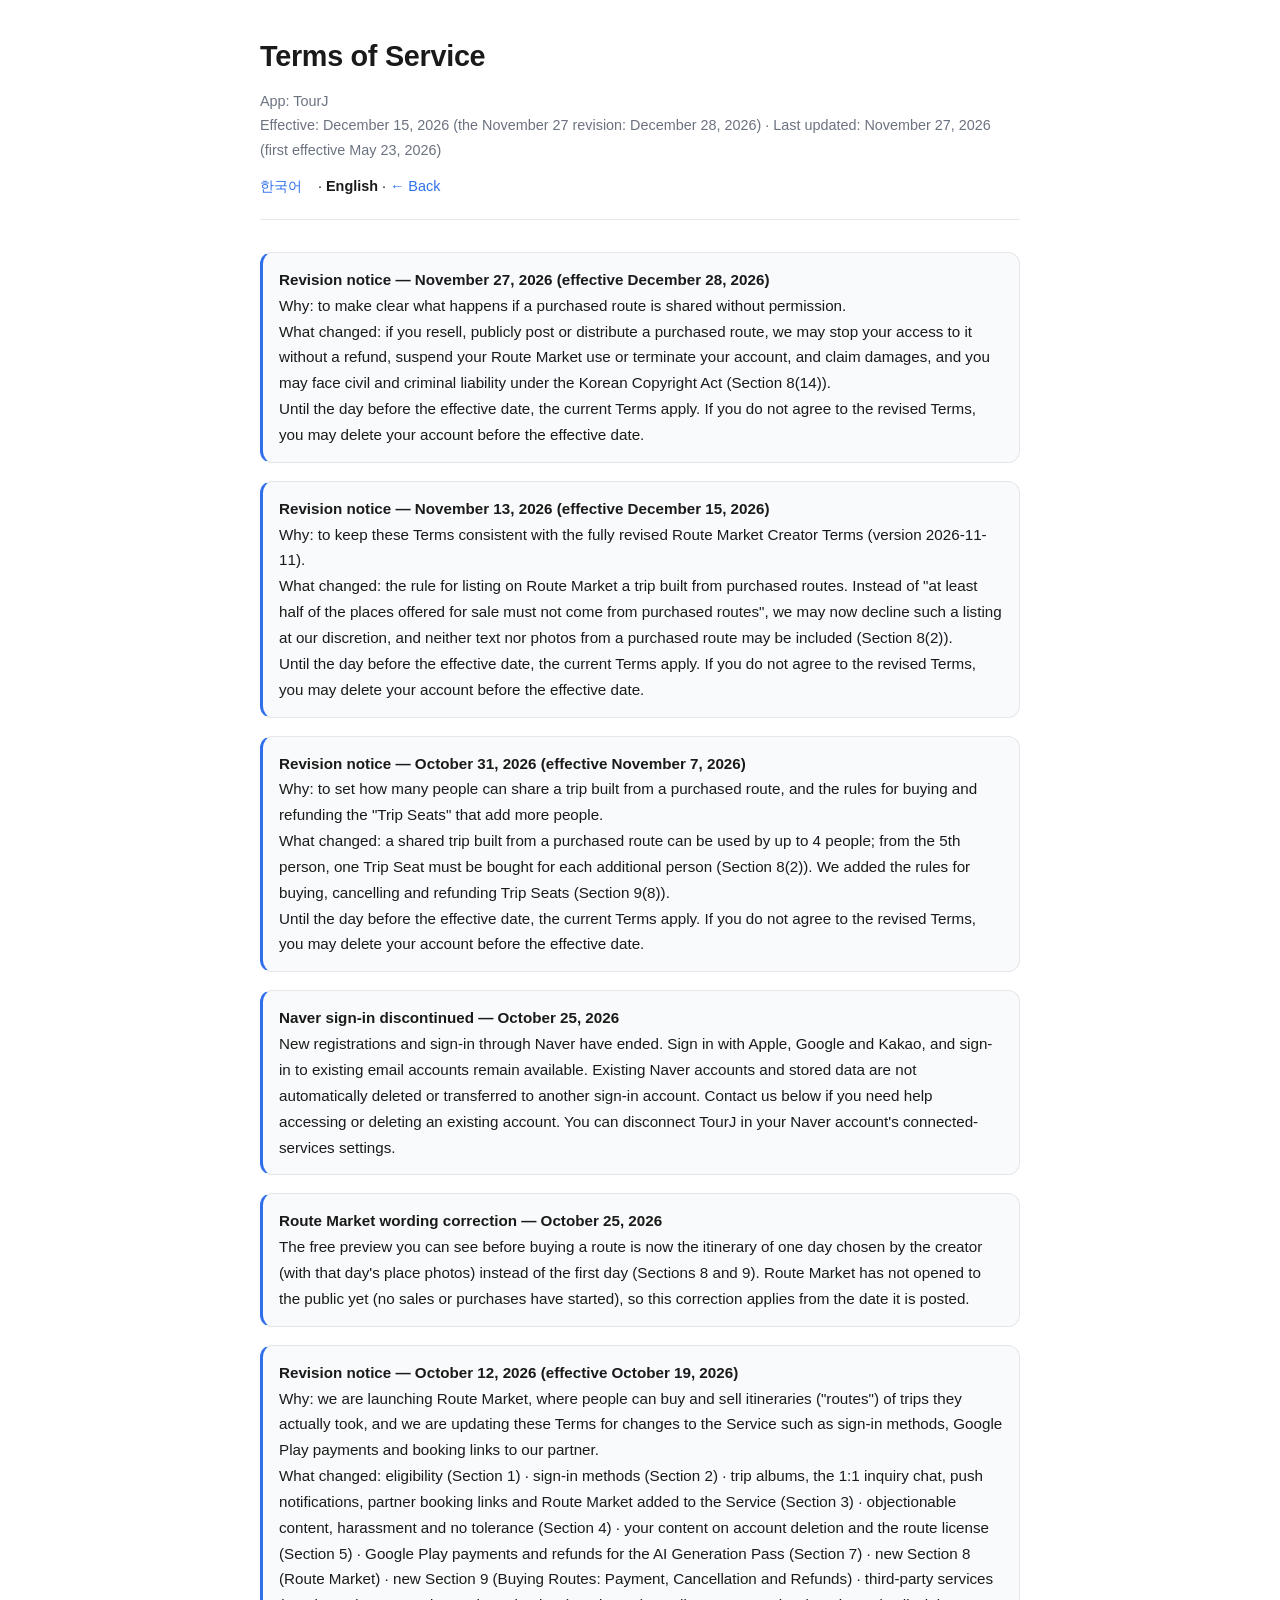
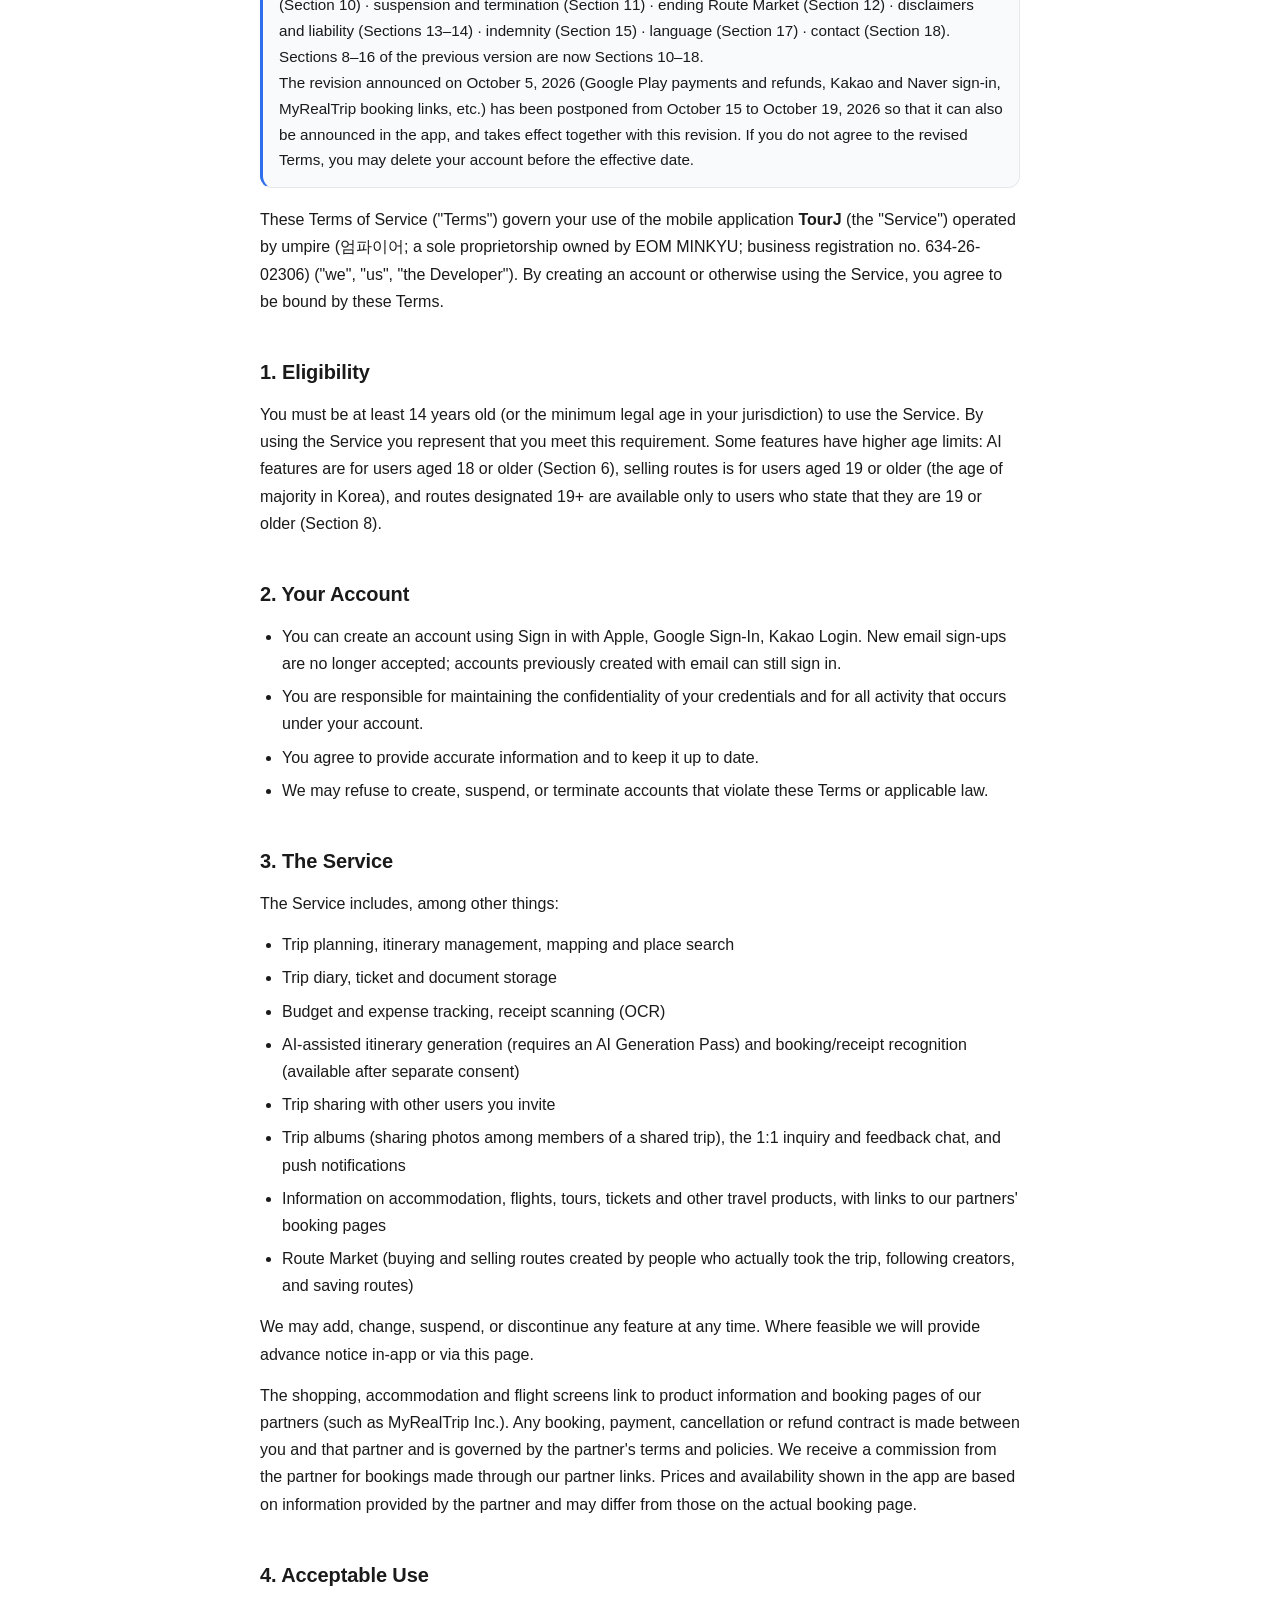
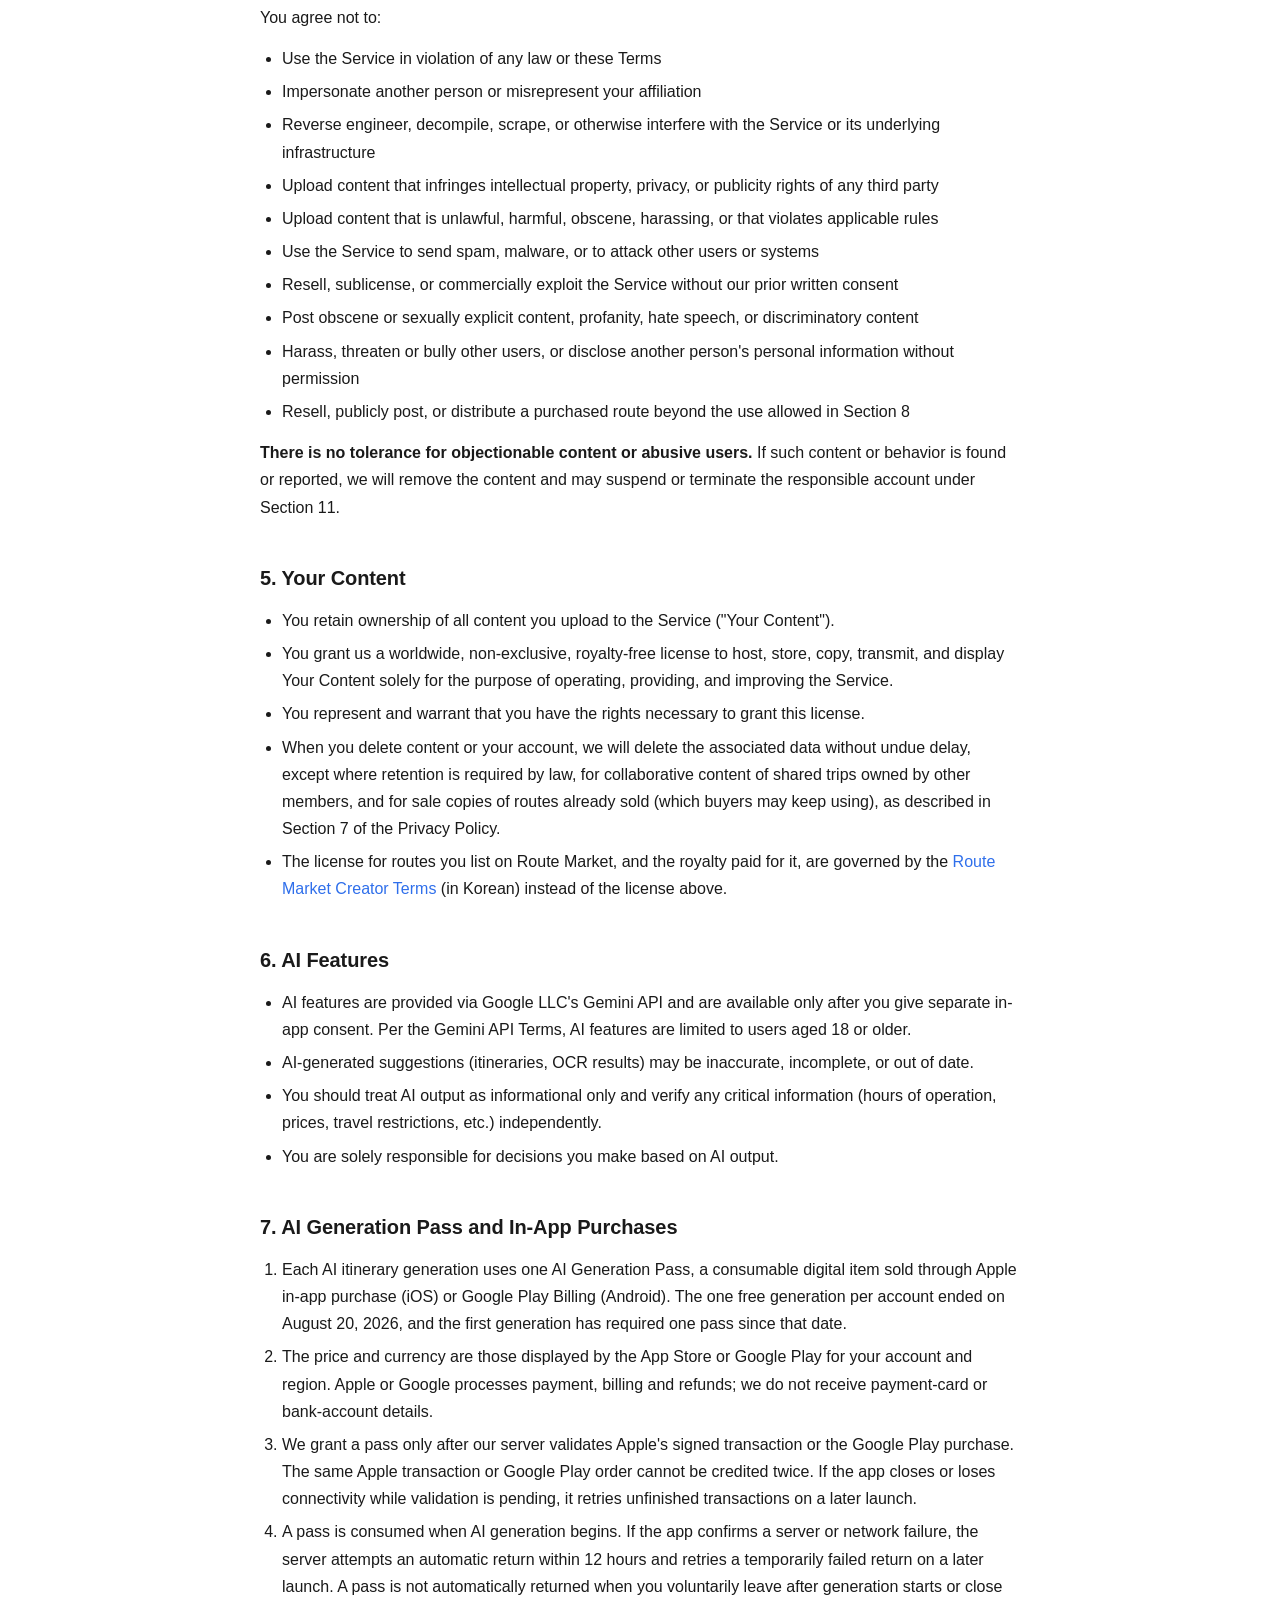
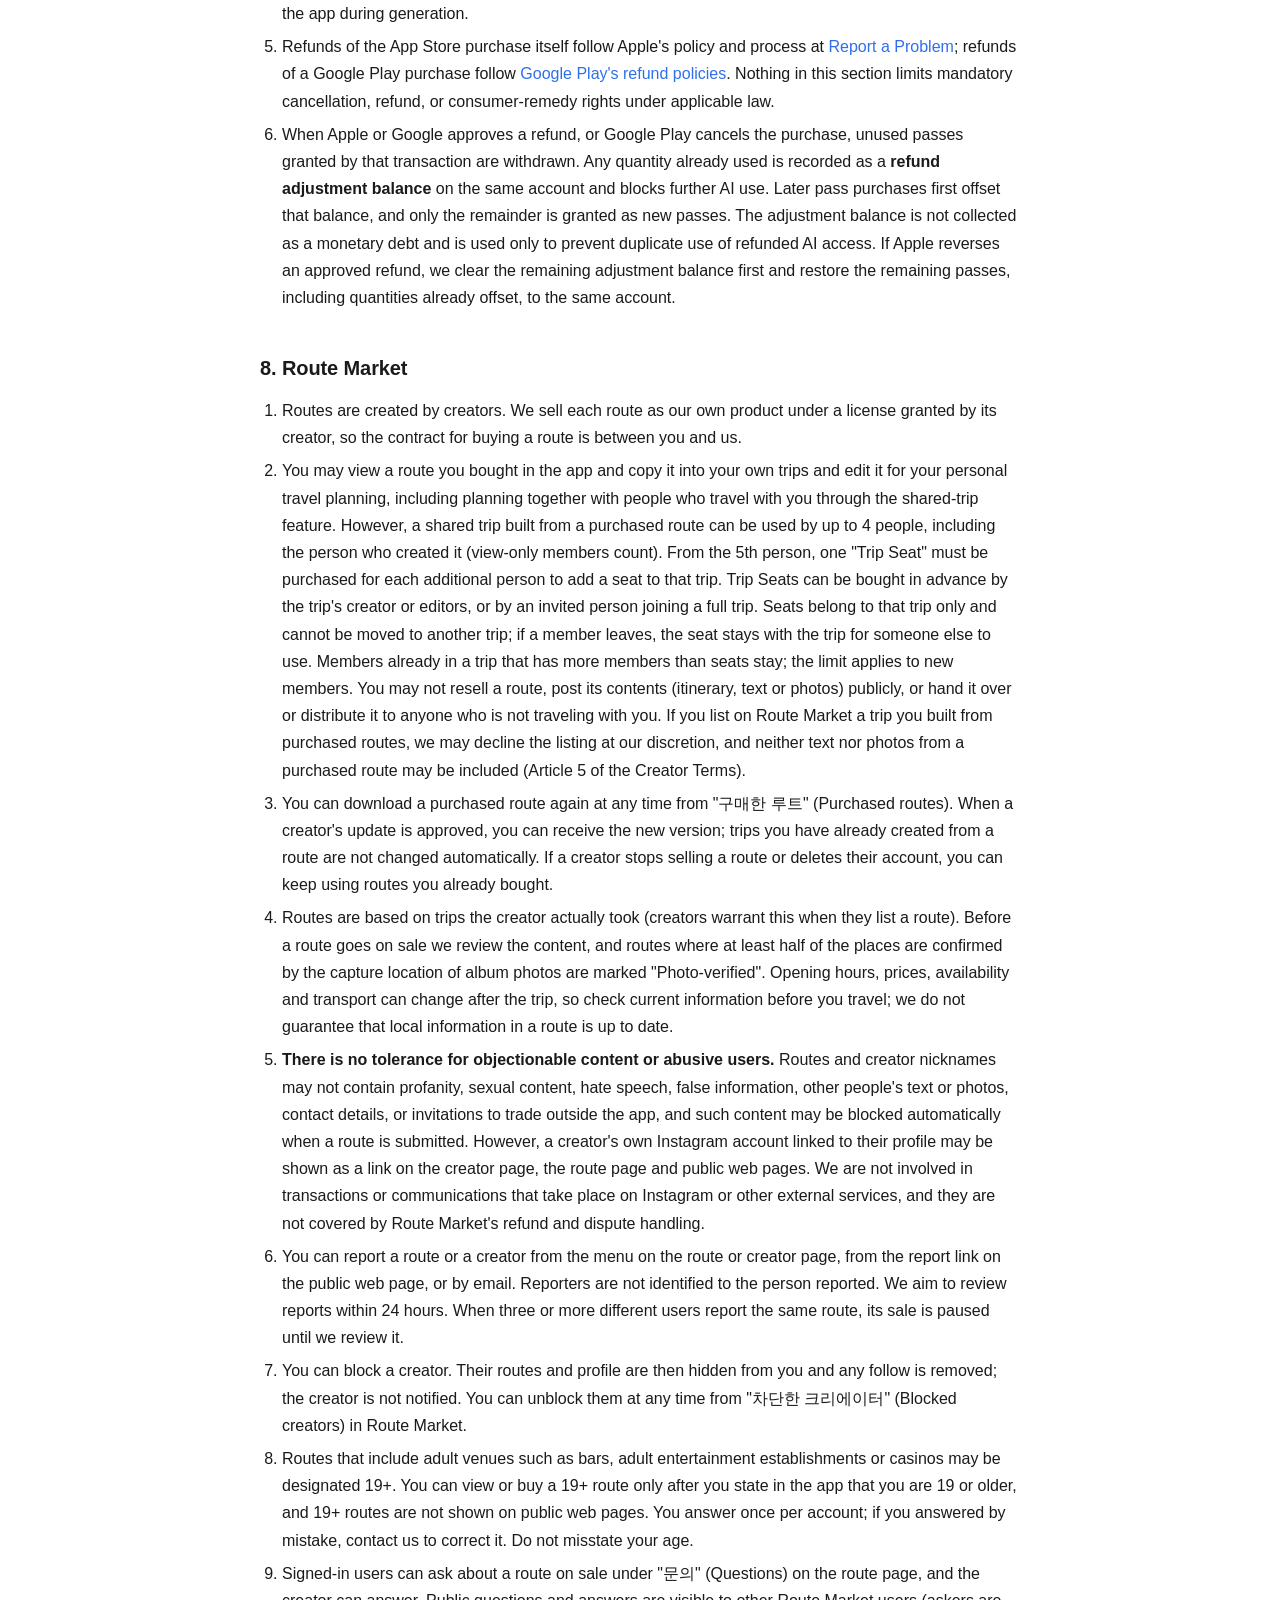
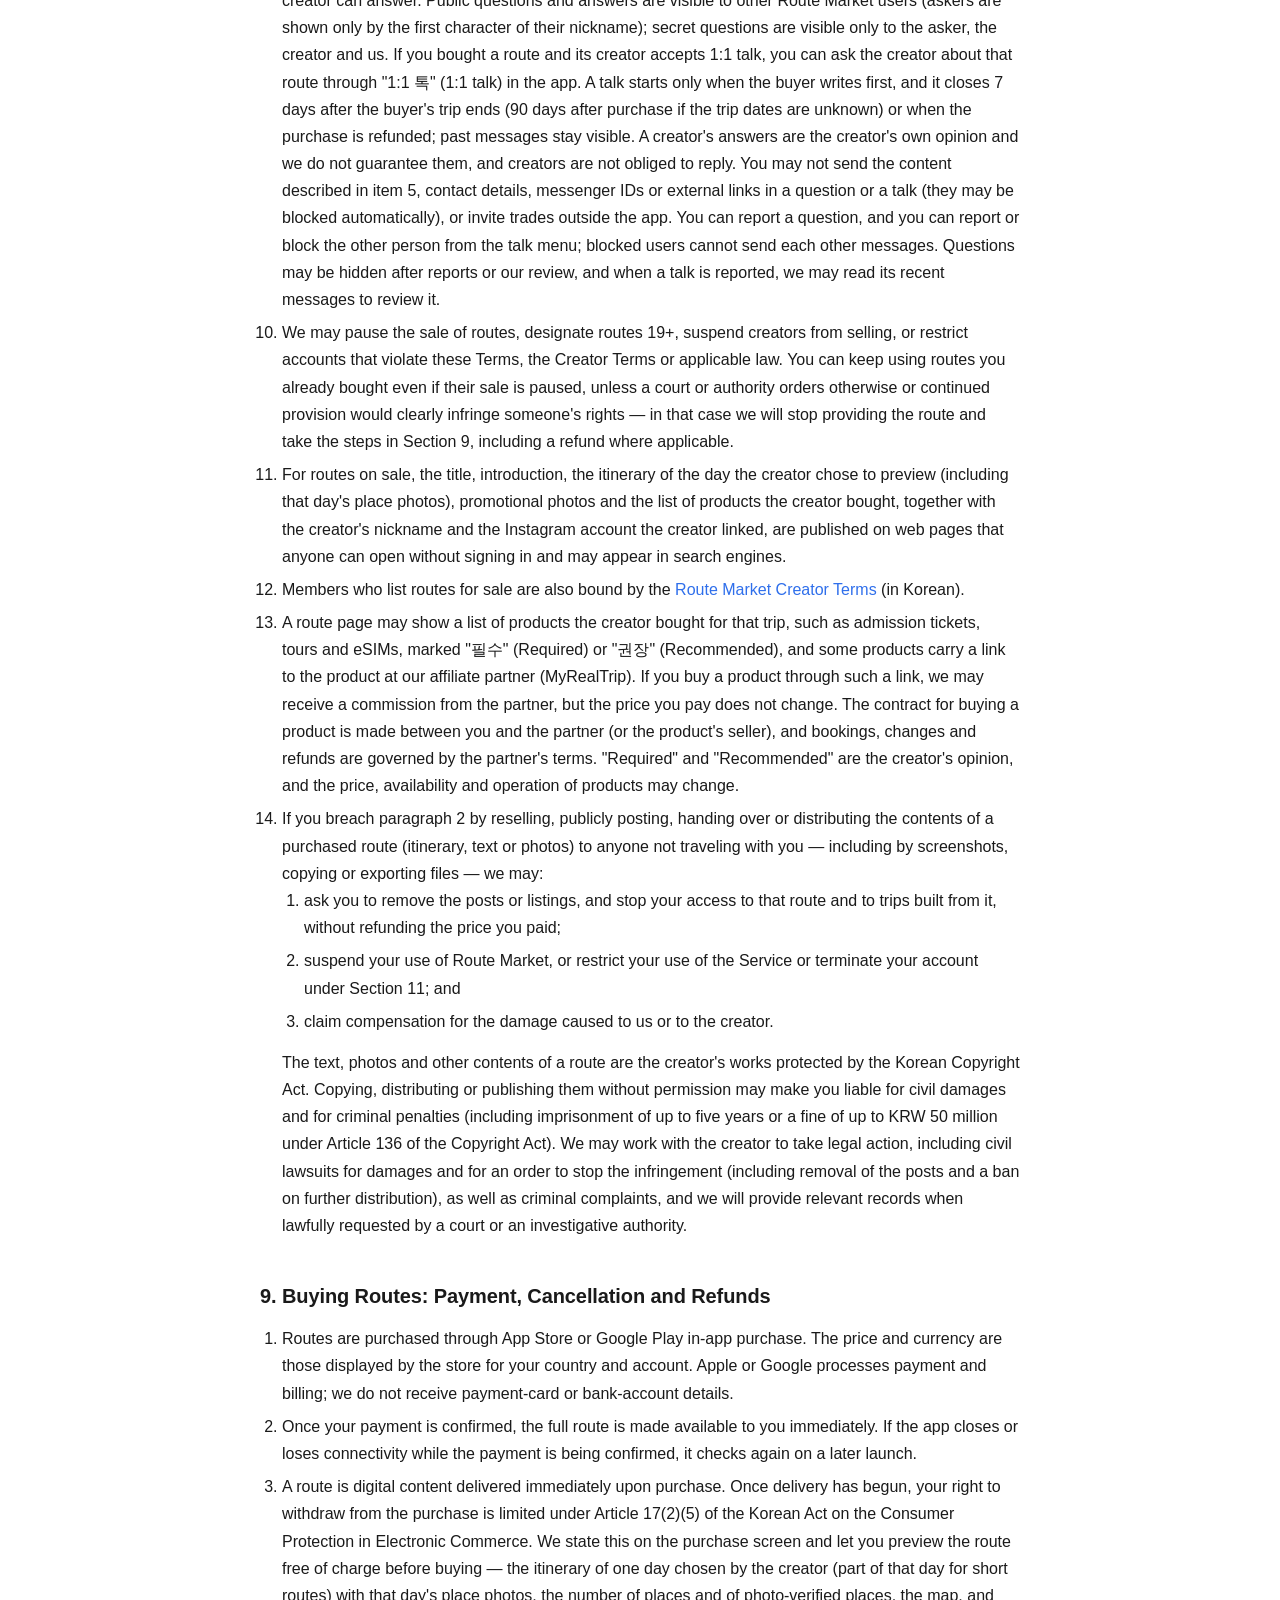
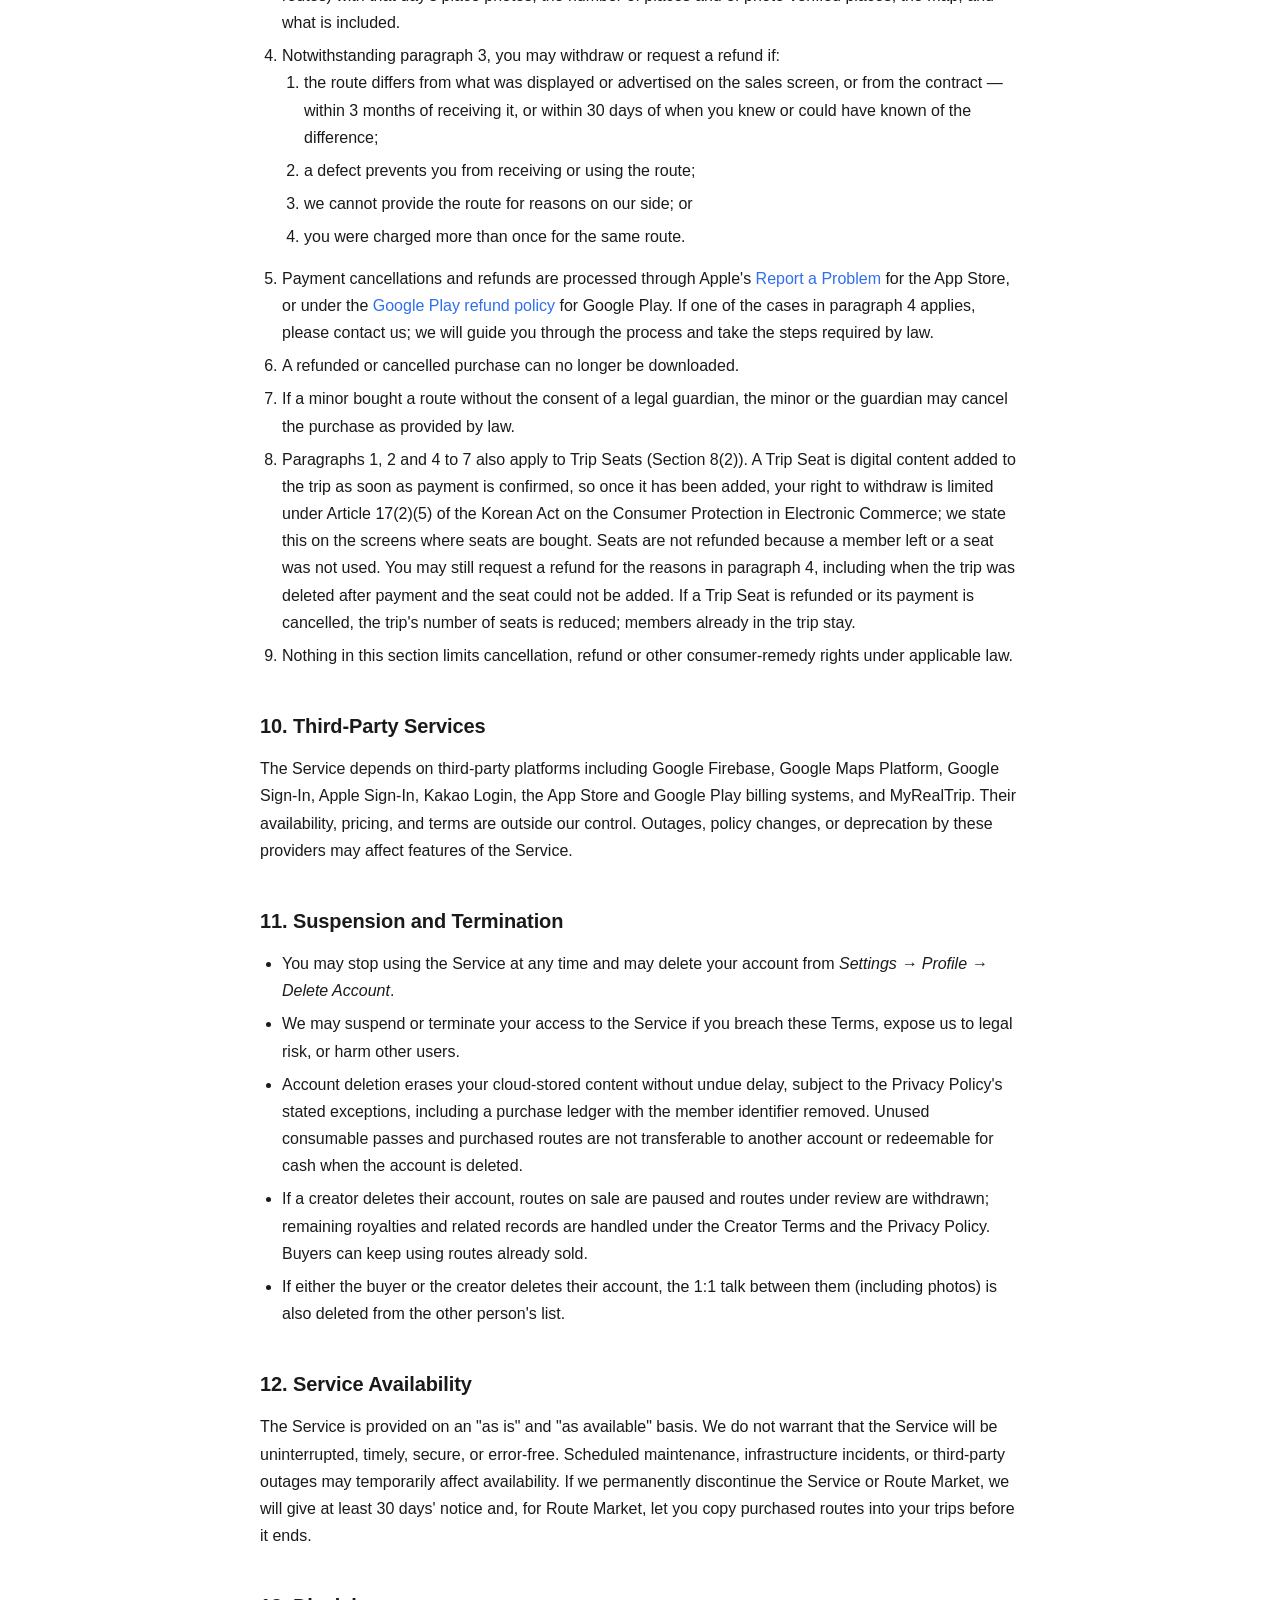
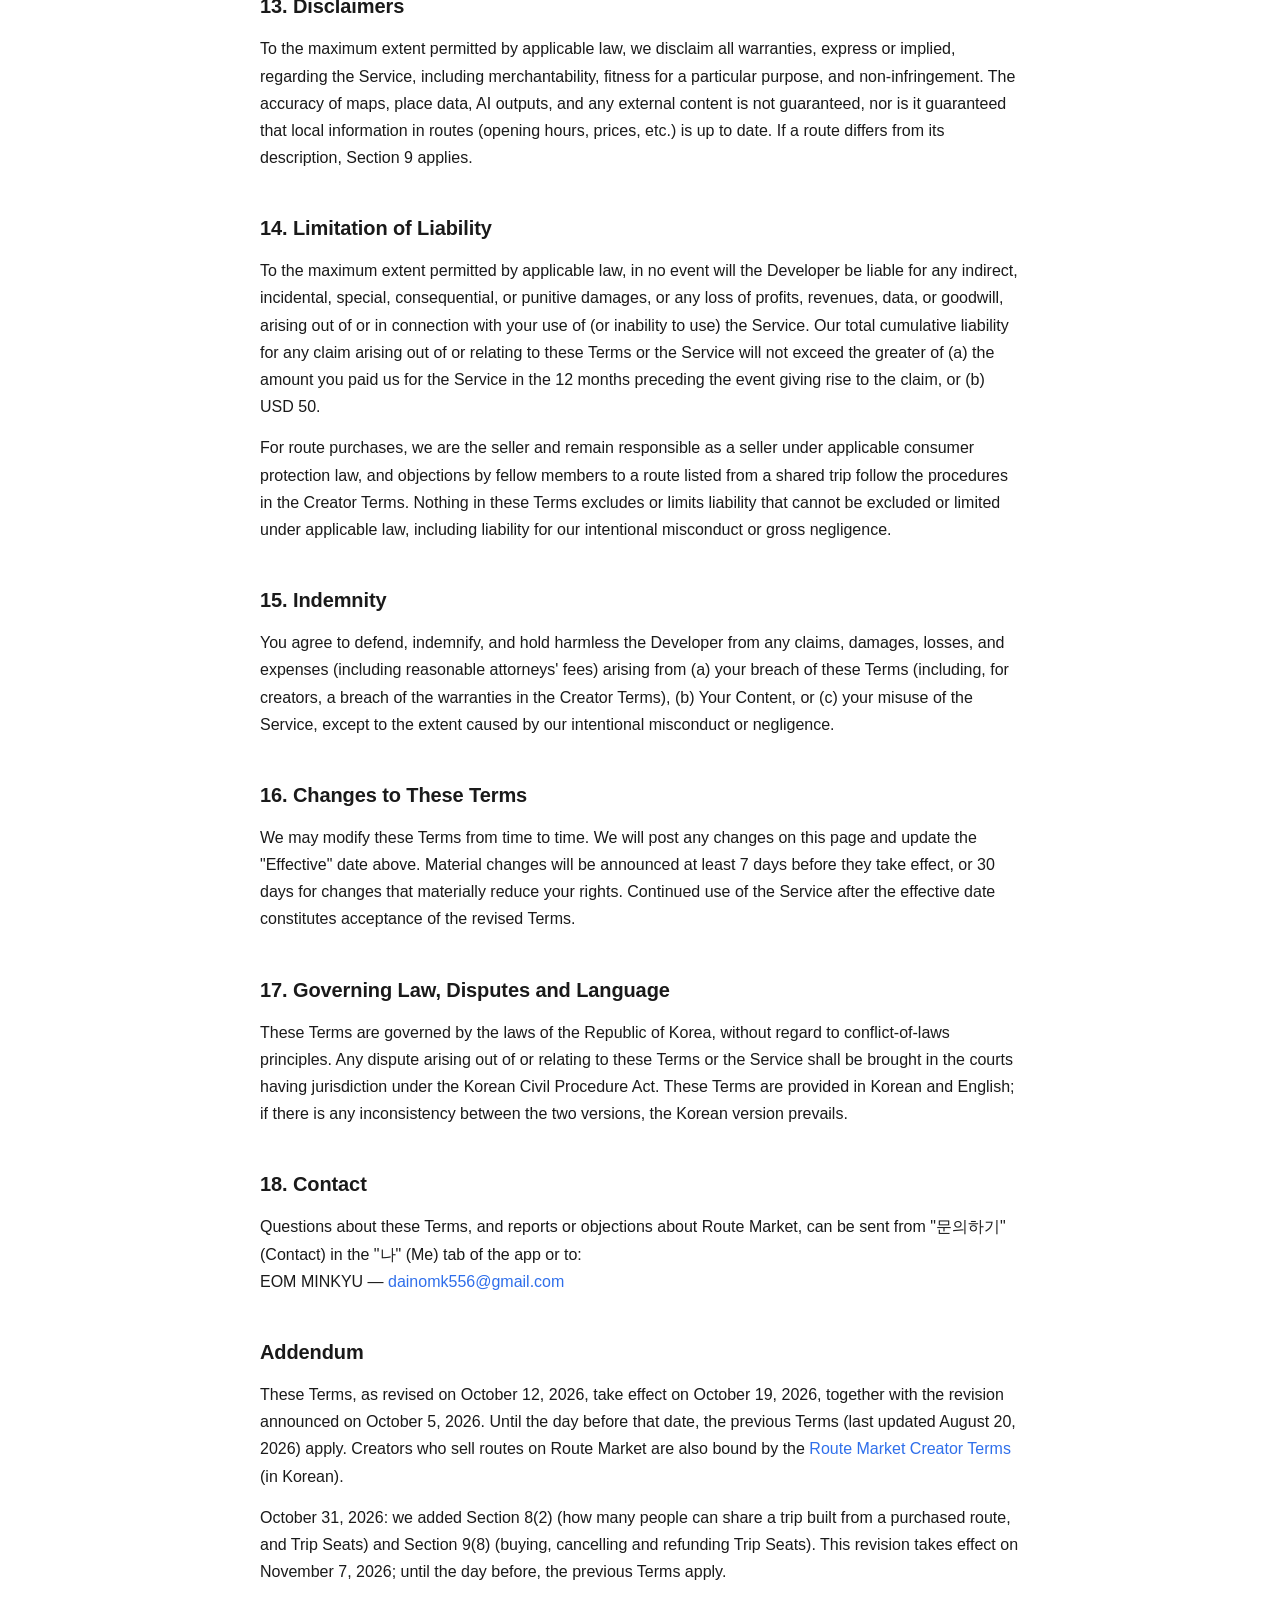
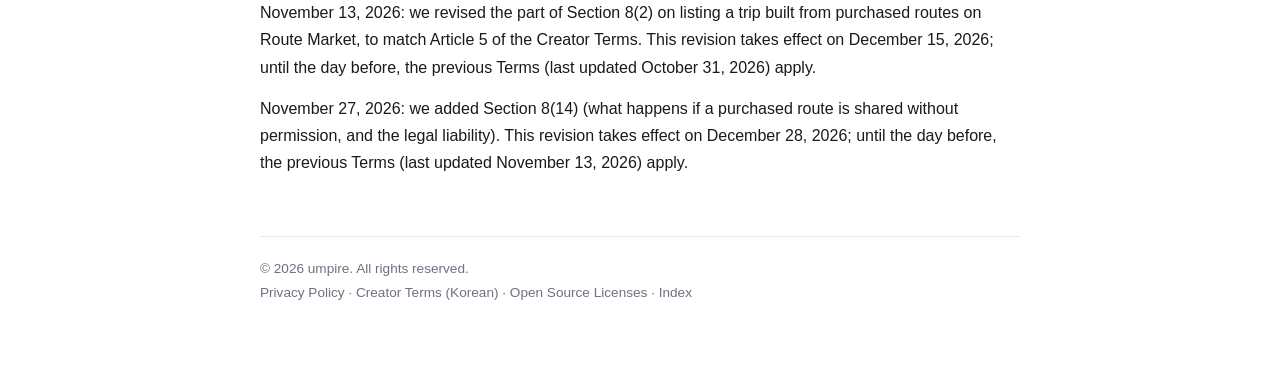
<file: terms-en.html>
<!doctype html>
<html lang="en">
<head>
  <meta charset="utf-8">
  <meta name="viewport" content="width=device-width, initial-scale=1">
  <meta name="robots" content="index,follow">
  <title>Terms of Service — TourJ</title>
  <link rel="stylesheet" href="assets/style.css">
  <link rel="icon" href="assets/favicon-app.png" type="image/png" sizes="64x64">
  <link rel="apple-touch-icon" href="assets/apple-touch-icon.png" sizes="180x180">
</head>
<body>
<main>
  <header class="page-header">
    <h1>Terms of Service</h1>
    <div class="meta">
      App: TourJ<br>
      Effective: December 15, 2026 (the November 27 revision: December 28, 2026) · Last updated: November 27, 2026 (first effective May 23, 2026)
    </div>
    <div class="lang-switch">
      <a href="terms-ko.html">한국어</a> · <strong>English</strong> · <a href="index.html">← Back</a>
    </div>
  </header>

  <div class="callout">
    <strong>Revision notice — November 27, 2026 (effective December 28, 2026)</strong><br>
    Why: to make clear what happens if a purchased route is shared without permission.<br>
    What changed: if you resell, publicly post or distribute a purchased route, we may stop your access to it without a refund, suspend your Route Market use or
    terminate your account, and claim damages, and you may face civil and criminal liability under the Korean Copyright Act (Section 8(14)).<br>
    Until the day before the effective date, the current Terms apply. If you do not agree to the revised Terms, you may delete your account before the effective date.
  </div>

  <div class="callout">
    <strong>Revision notice — November 13, 2026 (effective December 15, 2026)</strong><br>
    Why: to keep these Terms consistent with the fully revised Route Market Creator Terms (version 2026-11-11).<br>
    What changed: the rule for listing on Route Market a trip built from purchased routes. Instead of "at least half of the places offered for sale must not come
    from purchased routes", we may now decline such a listing at our discretion, and neither text nor photos from a purchased route may be included (Section 8(2)).<br>
    Until the day before the effective date, the current Terms apply. If you do not agree to the revised Terms, you may delete your account before the effective date.
  </div>

  <div class="callout">
    <strong>Revision notice — October 31, 2026 (effective November 7, 2026)</strong><br>
    Why: to set how many people can share a trip built from a purchased route, and the rules for buying and refunding the "Trip Seats" that add more people.<br>
    What changed: a shared trip built from a purchased route can be used by up to 4 people; from the 5th person, one Trip Seat must be bought for each
    additional person (Section 8(2)). We added the rules for buying, cancelling and refunding Trip Seats (Section 9(8)).<br>
    Until the day before the effective date, the current Terms apply. If you do not agree to the revised Terms, you may delete your account before the effective date.
  </div>

  <div class="callout">
    <strong>Naver sign-in discontinued — October 25, 2026</strong><br>
    New registrations and sign-in through Naver have ended. Sign in with Apple, Google and Kakao, and sign-in to existing email accounts remain available.
    Existing Naver accounts and stored data are not automatically deleted or transferred to another sign-in account. Contact us below if you need help accessing or deleting an existing account.
    You can disconnect TourJ in your Naver account's connected-services settings.
  </div>


  <div class="callout">
    <strong>Route Market wording correction — October 25, 2026</strong><br>
    The free preview you can see before buying a route is now the itinerary of one day chosen by the creator (with that day's place photos) instead of the first day (Sections 8 and 9).
    Route Market has not opened to the public yet (no sales or purchases have started), so this correction applies from the date it is posted.
  </div>


  <div class="callout">
    <strong>Revision notice — October 12, 2026 (effective October 19, 2026)</strong><br>
    Why: we are launching Route Market, where people can buy and sell itineraries ("routes") of trips they actually took, and we are updating these Terms
    for changes to the Service such as sign-in methods, Google Play payments and booking links to our partner.<br>
    What changed: eligibility (Section 1) · sign-in methods (Section 2) · trip albums, the 1:1 inquiry chat, push notifications, partner booking links and Route Market
    added to the Service (Section 3) · objectionable content, harassment and no tolerance (Section 4) · your content on account deletion and the route license (Section 5) ·
    Google Play payments and refunds for the AI Generation Pass (Section 7) · new Section 8 (Route Market) · new Section 9 (Buying Routes: Payment, Cancellation and Refunds) ·
    third-party services (Section 10) · suspension and termination (Section 11) · ending Route Market (Section 12) · disclaimers and liability (Sections 13–14) ·
    indemnity (Section 15) · language (Section 17) · contact (Section 18). Sections 8–16 of the previous version are now Sections 10–18.<br>
    The revision announced on October 5, 2026 (Google Play payments and refunds, Kakao and Naver sign-in, MyRealTrip booking links, etc.) has been postponed from
    October 15 to October 19, 2026 so that it can also be announced in the app, and takes effect together with this revision.
    If you do not agree to the revised Terms, you may delete your account before the effective date.
  </div>

  <p>
    These Terms of Service ("Terms") govern your use of the mobile application
    <strong>TourJ</strong> (the "Service") operated by umpire (엄파이어; a sole proprietorship owned by EOM MINKYU; business registration no. 634-26-02306) ("we", "us", "the
    Developer"). By creating an account or otherwise using the Service, you
    agree to be bound by these Terms.
  </p>

  <h2>1. Eligibility</h2>
  <p>
    You must be at least 14 years old (or the minimum legal age in your
    jurisdiction) to use the Service. By using the Service you represent that
    you meet this requirement. Some features have higher age limits: AI features are for users aged 18 or older (Section 6),
    selling routes is for users aged 19 or older (the age of majority in Korea), and routes designated 19+ are available only to users
    who state that they are 19 or older (Section 8).
  </p>

  <h2>2. Your Account</h2>
  <ul>
    <li>You can create an account using Sign in with Apple, Google Sign-In, Kakao Login. New email sign-ups are no longer accepted;
        accounts previously created with email can still sign in.</li>
    <li>You are responsible for maintaining the confidentiality of your credentials and for all activity that occurs under your account.</li>
    <li>You agree to provide accurate information and to keep it up to date.</li>
    <li>We may refuse to create, suspend, or terminate accounts that violate these Terms or applicable law.</li>
  </ul>

  <h2>3. The Service</h2>
  <p>The Service includes, among other things:</p>
  <ul>
    <li>Trip planning, itinerary management, mapping and place search</li>
    <li>Trip diary, ticket and document storage</li>
    <li>Budget and expense tracking, receipt scanning (OCR)</li>
    <li>AI-assisted itinerary generation (requires an AI Generation Pass)
        and booking/receipt recognition (available after separate consent)</li>
    <li>Trip sharing with other users you invite</li>
    <li>Trip albums (sharing photos among members of a shared trip), the 1:1 inquiry and feedback chat, and push notifications</li>
    <li>Information on accommodation, flights, tours, tickets and other travel products, with links to our partners' booking pages</li>
    <li>Route Market (buying and selling routes created by people who actually took the trip, following creators, and saving routes)</li>
  </ul>
  <p>
    We may add, change, suspend, or discontinue any feature at any time. Where
    feasible we will provide advance notice in-app or via this page.
  </p>
  <p>
    The shopping, accommodation and flight screens link to product information and booking pages of our partners (such as MyRealTrip Inc.).
    Any booking, payment, cancellation or refund contract is made between you and that partner and is governed by the partner's terms and policies.
    We receive a commission from the partner for bookings made through our partner links. Prices and availability shown in the app are based on
    information provided by the partner and may differ from those on the actual booking page.
  </p>

  <h2>4. Acceptable Use</h2>
  <p>You agree not to:</p>
  <ul>
    <li>Use the Service in violation of any law or these Terms</li>
    <li>Impersonate another person or misrepresent your affiliation</li>
    <li>Reverse engineer, decompile, scrape, or otherwise interfere with the Service or its underlying infrastructure</li>
    <li>Upload content that infringes intellectual property, privacy, or publicity rights of any third party</li>
    <li>Upload content that is unlawful, harmful, obscene, harassing, or that violates applicable rules</li>
    <li>Use the Service to send spam, malware, or to attack other users or systems</li>
    <li>Resell, sublicense, or commercially exploit the Service without our prior written consent</li>
    <li>Post obscene or sexually explicit content, profanity, hate speech, or discriminatory content</li>
    <li>Harass, threaten or bully other users, or disclose another person's personal information without permission</li>
    <li>Resell, publicly post, or distribute a purchased route beyond the use allowed in Section 8</li>
  </ul>
  <p>
    <strong>There is no tolerance for objectionable content or abusive users.</strong> If such content or behavior is found or reported,
    we will remove the content and may suspend or terminate the responsible account under Section 11.
  </p>

  <h2>5. Your Content</h2>
  <ul>
    <li>You retain ownership of all content you upload to the Service ("Your Content").</li>
    <li>You grant us a worldwide, non-exclusive, royalty-free license to host, store, copy, transmit, and display Your Content solely for the purpose of operating, providing, and improving the Service.</li>
    <li>You represent and warrant that you have the rights necessary to grant this license.</li>
    <li>When you delete content or your account, we will delete the associated data without undue delay, except where retention is required by law,
        for collaborative content of shared trips owned by other members, and for sale copies of routes already sold (which buyers may keep using),
        as described in Section 7 of the Privacy Policy.</li>
    <li>The license for routes you list on Route Market, and the royalty paid for it, are governed by the
        <a href="creator-terms-ko.html">Route Market Creator Terms</a> (in Korean) instead of the license above.</li>
  </ul>

  <h2>6. AI Features</h2>
  <ul>
    <li>AI features are provided via Google LLC's Gemini API and are available only after you give separate
        in-app consent. Per the Gemini API Terms, AI features are limited to users aged 18 or older.</li>
    <li>AI-generated suggestions (itineraries, OCR results) may be inaccurate, incomplete, or out of date.</li>
    <li>You should treat AI output as informational only and verify any critical information (hours of operation, prices, travel restrictions, etc.) independently.</li>
    <li>You are solely responsible for decisions you make based on AI output.</li>
  </ul>

  <h2>7. AI Generation Pass and In-App Purchases</h2>
  <ol>
    <li>Each AI itinerary generation uses one AI Generation Pass, a consumable digital item sold through
        Apple in-app purchase (iOS) or Google Play Billing (Android). The one free generation per account ended on August 20, 2026,
        and the first generation has required one pass since that date.</li>
    <li>The price and currency are those displayed by the App Store or Google Play for your account and region. Apple or Google processes payment,
        billing and refunds; we do not receive payment-card or bank-account details.</li>
    <li>We grant a pass only after our server validates Apple's signed transaction or the Google Play purchase. The same Apple transaction
        or Google Play order cannot be credited twice. If the app closes or loses connectivity while validation is pending, it retries unfinished transactions on a later launch.</li>
    <li>A pass is consumed when AI generation begins. If the app confirms a server or network failure, the server attempts
        an automatic return within 12 hours and retries a temporarily failed return on a later launch. A pass is not automatically
        returned when you voluntarily leave after generation starts or close the app during generation.</li>
    <li>Refunds of the App Store purchase itself follow Apple's policy and process at
        <a href="https://reportaproblem.apple.com/">Report a Problem</a>; refunds of a Google Play purchase follow
        <a href="https://support.google.com/googleplay/answer/2479637?hl=en">Google Play's refund policies</a>. Nothing in this section limits mandatory cancellation,
        refund, or consumer-remedy rights under applicable law.</li>
    <li>When Apple or Google approves a refund, or Google Play cancels the purchase, unused passes granted by that transaction are withdrawn. Any quantity already used is
        recorded as a <strong>refund adjustment balance</strong> on the same account and blocks further AI use. Later pass purchases
        first offset that balance, and only the remainder is granted as new passes. The adjustment balance is not collected as a
        monetary debt and is used only to prevent duplicate use of refunded AI access. If Apple reverses an approved refund,
        we clear the remaining adjustment balance first and restore the remaining passes, including quantities already offset,
        to the same account.</li>
  </ol>

  <h2>8. Route Market</h2>
  <ol>
    <li>Routes are created by creators. We sell each route as our own product under a license granted by its creator,
        so the contract for buying a route is between you and us.</li>
    <li>You may view a route you bought in the app and copy it into your own trips and edit it for your personal travel planning,
        including planning together with people who travel with you through the shared-trip feature.
        However, a shared trip built from a purchased route can be used by up to 4 people, including the person who created it (view-only members count).
        From the 5th person, one "Trip Seat" must be purchased for each additional person to add a seat to that trip.
        Trip Seats can be bought in advance by the trip's creator or editors, or by an invited person joining a full trip.
        Seats belong to that trip only and cannot be moved to another trip; if a member leaves, the seat stays with the trip for someone else to use.
        Members already in a trip that has more members than seats stay; the limit applies to new members.
        You may not resell a route,
        post its contents (itinerary, text or photos) publicly, or hand it over or distribute it to anyone who is not traveling with you.
        If you list on Route Market a trip you built from purchased routes, we may decline the listing at our discretion,
        and neither text nor photos from a purchased route may be included (Article 5 of the Creator Terms).</li>
    <li>You can download a purchased route again at any time from "구매한 루트" (Purchased routes). When a creator's update is approved, you can receive
        the new version; trips you have already created from a route are not changed automatically. If a creator stops selling a route or
        deletes their account, you can keep using routes you already bought.</li>
    <li>Routes are based on trips the creator actually took (creators warrant this when they list a route). Before a route goes on sale we review
        the content, and routes where at least half of the places are confirmed by the capture location of album photos are marked "Photo-verified". Opening hours, prices, availability and transport can change after the trip, so check current
        information before you travel; we do not guarantee that local information in a route is up to date.</li>
    <li><strong>There is no tolerance for objectionable content or abusive users.</strong> Routes and creator nicknames may not contain profanity,
        sexual content, hate speech, false information, other people's text or photos, contact details, or invitations to trade outside the app,
        and such content may be blocked automatically when a route is submitted. However, a creator's own Instagram account linked to their profile may be shown
        as a link on the creator page, the route page and public web pages. We are not involved in transactions or communications that take place on Instagram
        or other external services, and they are not covered by Route Market's refund and dispute handling.</li>
    <li>You can report a route or a creator from the menu on the route or creator page, from the report link on the public web page, or by email.
        Reporters are not identified to the person reported. We aim to review reports within 24 hours. When three or more different users report
        the same route, its sale is paused until we review it.</li>
    <li>You can block a creator. Their routes and profile are then hidden from you and any follow is removed; the creator is not notified.
        You can unblock them at any time from "차단한 크리에이터" (Blocked creators) in Route Market.</li>
    <li>Routes that include adult venues such as bars, adult entertainment establishments or casinos may be designated 19+. You can view or buy a
        19+ route only after you state in the app that you are 19 or older, and 19+ routes are not shown on public web pages. You answer once per
        account; if you answered by mistake, contact us to correct it. Do not misstate your age.</li>
    <li>Signed-in users can ask about a route on sale under "문의" (Questions) on the route page, and the creator can answer. Public questions and answers are visible to
        other Route Market users (askers are shown only by the first character of their nickname); secret questions are visible only to the asker, the creator and us.
        If you bought a route and its creator accepts 1:1 talk, you can ask the creator about that route through "1:1 톡" (1:1 talk) in the app.
        A talk starts only when the buyer writes first, and it closes 7 days after the buyer's trip ends (90 days after purchase if the trip dates are unknown)
        or when the purchase is refunded; past messages stay visible. A creator's answers are the creator's own opinion and we do not guarantee them,
        and creators are not obliged to reply. You may not send the content described in item 5, contact details, messenger IDs or external links in a question or a talk
        (they may be blocked automatically), or invite trades outside the app. You can report a question, and you can report or block the other person from the talk menu;
        blocked users cannot send each other messages. Questions may be hidden after reports or our review, and when a talk is reported, we may read its recent messages to review it.</li>
    <li>We may pause the sale of routes, designate routes 19+, suspend creators from selling, or restrict accounts that violate these Terms, the
        Creator Terms or applicable law. You can keep using routes you already bought even if their sale is paused, unless a court or authority
        orders otherwise or continued provision would clearly infringe someone's rights — in that case we will stop providing the route and take
        the steps in Section 9, including a refund where applicable.</li>
    <li>For routes on sale, the title, introduction, the itinerary of the day the creator chose to preview (including that day's place photos), promotional photos and the list of products the creator bought, together with the
        creator's nickname and the Instagram account the creator linked, are published on web pages that anyone can open without signing in and may appear in search engines.</li>
    <li>Members who list routes for sale are also bound by the <a href="creator-terms-ko.html">Route Market Creator Terms</a> (in Korean).</li>
    <li>A route page may show a list of products the creator bought for that trip, such as admission tickets, tours and eSIMs, marked "필수" (Required)
        or "권장" (Recommended), and some products carry a link to the product at our affiliate partner (MyRealTrip). If you buy a product through such a link,
        we may receive a commission from the partner, but the price you pay does not change. The contract for buying a product is made between you and the
        partner (or the product's seller), and bookings, changes and refunds are governed by the partner's terms. "Required" and "Recommended" are the creator's
        opinion, and the price, availability and operation of products may change.</li>
    <li>If you breach paragraph 2 by reselling, publicly posting, handing over or distributing the contents of a purchased route (itinerary, text or photos) to anyone
        not traveling with you — including by screenshots, copying or exporting files — we may:
        <ol>
          <li>ask you to remove the posts or listings, and stop your access to that route and to trips built from it, without refunding the price you paid;</li>
          <li>suspend your use of Route Market, or restrict your use of the Service or terminate your account under Section 11; and</li>
          <li>claim compensation for the damage caused to us or to the creator.</li>
        </ol>
        The text, photos and other contents of a route are the creator's works protected by the Korean Copyright Act. Copying, distributing or publishing them without
        permission may make you liable for civil damages and for criminal penalties (including imprisonment of up to five years or a fine of up to KRW 50 million
        under Article 136 of the Copyright Act). We may work with the creator to take legal action, including civil lawsuits for damages and for an order to stop the infringement
        (including removal of the posts and a ban on further distribution), as well as criminal complaints, and we will provide
        relevant records when lawfully requested by a court or an investigative authority.</li>
  </ol>

  <h2>9. Buying Routes: Payment, Cancellation and Refunds</h2>
  <ol>
    <li>Routes are purchased through App Store or Google Play in-app purchase. The price and currency are those displayed by the store for your
        country and account. Apple or Google processes payment and billing; we do not receive payment-card or bank-account details.</li>
    <li>Once your payment is confirmed, the full route is made available to you immediately. If the app closes or loses connectivity while the
        payment is being confirmed, it checks again on a later launch.</li>
    <li>A route is digital content delivered immediately upon purchase. Once delivery has begun, your right to withdraw from the purchase is
        limited under Article 17(2)(5) of the Korean Act on the Consumer Protection in Electronic Commerce. We state this on the purchase screen
        and let you preview the route free of charge before buying — the itinerary of one day chosen by the creator (part of that day for short routes) with that day's place photos, the number
        of places and of photo-verified places, the map, and what is included.</li>
    <li>Notwithstanding paragraph 3, you may withdraw or request a refund if:
      <ol>
        <li>the route differs from what was displayed or advertised on the sales screen, or from the contract — within 3 months of receiving it,
            or within 30 days of when you knew or could have known of the difference;</li>
        <li>a defect prevents you from receiving or using the route;</li>
        <li>we cannot provide the route for reasons on our side; or</li>
        <li>you were charged more than once for the same route.</li>
      </ol>
    </li>
    <li>Payment cancellations and refunds are processed through Apple's <a href="https://reportaproblem.apple.com/">Report a Problem</a>
        for the App Store, or under the <a href="https://support.google.com/googleplay/answer/2479637">Google Play refund policy</a> for Google Play.
        If one of the cases in paragraph 4 applies, please contact us; we will guide you through the process and take the steps required by law.</li>
    <li>A refunded or cancelled purchase can no longer be downloaded.</li>
    <li>If a minor bought a route without the consent of a legal guardian, the minor or the guardian may cancel the purchase as provided by law.</li>
    <li>Paragraphs 1, 2 and 4 to 7 also apply to Trip Seats (Section 8(2)). A Trip Seat is digital content added to the trip as soon as payment is confirmed,
        so once it has been added, your right to withdraw is limited under Article 17(2)(5) of the Korean Act on the Consumer Protection in Electronic Commerce;
        we state this on the screens where seats are bought. Seats are not refunded because a member left or a seat was not used.
        You may still request a refund for the reasons in paragraph 4, including when the trip was deleted after payment and the seat could not be added.
        If a Trip Seat is refunded or its payment is cancelled, the trip's number of seats is reduced; members already in the trip stay.</li>
    <li>Nothing in this section limits cancellation, refund or other consumer-remedy rights under applicable law.</li>
  </ol>

  <h2>10. Third-Party Services</h2>
  <p>
    The Service depends on third-party platforms including Google Firebase,
    Google Maps Platform, Google Sign-In, Apple Sign-In, Kakao Login,
    the App Store and Google Play billing systems, and MyRealTrip. Their availability,
    pricing, and terms are outside our control. Outages, policy changes, or
    deprecation by these providers may affect features of the Service.
  </p>

  <h2>11. Suspension and Termination</h2>
  <ul>
    <li>You may stop using the Service at any time and may delete your account from <em>Settings → Profile → Delete Account</em>.</li>
    <li>We may suspend or terminate your access to the Service if you breach these Terms, expose us to legal risk, or harm other users.</li>
    <li>Account deletion erases your cloud-stored content without undue delay, subject to the Privacy Policy's stated exceptions,
        including a purchase ledger with the member identifier removed. Unused consumable passes and purchased routes are not transferable to another
        account or redeemable for cash when the account is deleted.</li>
    <li>If a creator deletes their account, routes on sale are paused and routes under review are withdrawn; remaining royalties and related records
        are handled under the Creator Terms and the Privacy Policy. Buyers can keep using routes already sold.</li>
    <li>If either the buyer or the creator deletes their account, the 1:1 talk between them (including photos) is also deleted from the other person's list.</li>
  </ul>

  <h2>12. Service Availability</h2>
  <p>
    The Service is provided on an "as is" and "as available" basis. We do not
    warrant that the Service will be uninterrupted, timely, secure, or
    error-free. Scheduled maintenance, infrastructure incidents, or third-party
    outages may temporarily affect availability. If we permanently discontinue the Service or Route Market, we will give at least 30 days'
    notice and, for Route Market, let you copy purchased routes into your trips before it ends.
  </p>

  <h2>13. Disclaimers</h2>
  <p>
    To the maximum extent permitted by applicable law, we disclaim all
    warranties, express or implied, regarding the Service, including
    merchantability, fitness for a particular purpose, and non-infringement.
    The accuracy of maps, place data, AI outputs, and any external content is
    not guaranteed, nor is it guaranteed that local information in routes (opening hours, prices, etc.) is up to date.
    If a route differs from its description, Section 9 applies.
  </p>

  <h2>14. Limitation of Liability</h2>
  <p>
    To the maximum extent permitted by applicable law, in no event will the
    Developer be liable for any indirect, incidental, special, consequential,
    or punitive damages, or any loss of profits, revenues, data, or goodwill,
    arising out of or in connection with your use of (or inability to use) the
    Service. Our total cumulative liability for any claim arising out of or
    relating to these Terms or the Service will not exceed the greater of
    (a) the amount you paid us for the Service in the 12 months preceding the
    event giving rise to the claim, or (b) USD 50.
  </p>
  <p>
    For route purchases, we are the seller and remain responsible as a seller under applicable consumer protection law, and objections by fellow members
    to a route listed from a shared trip follow the procedures in the Creator Terms.
    Nothing in these Terms excludes or limits liability that cannot be excluded or limited under applicable law, including liability
    for our intentional misconduct or gross negligence.
  </p>

  <h2>15. Indemnity</h2>
  <p>
    You agree to defend, indemnify, and hold harmless the Developer from any
    claims, damages, losses, and expenses (including reasonable attorneys'
    fees) arising from (a) your breach of these Terms (including, for creators, a breach of the warranties in the Creator Terms), (b) Your Content, or
    (c) your misuse of the Service, except to the extent caused by our intentional misconduct or negligence.
  </p>

  <h2>16. Changes to These Terms</h2>
  <p>
    We may modify these Terms from time to time. We will post any changes on
    this page and update the "Effective" date above. Material changes will be
    announced at least 7 days before they take effect, or 30 days for changes
    that materially reduce your rights. Continued use of the Service after the
    effective date constitutes acceptance of the revised Terms.
  </p>

  <h2>17. Governing Law, Disputes and Language</h2>
  <p>
    These Terms are governed by the laws of the Republic of Korea, without
    regard to conflict-of-laws principles. Any dispute arising out of or
    relating to these Terms or the Service shall be brought in the courts
    having jurisdiction under the Korean Civil Procedure Act. These Terms are provided in Korean and English;
    if there is any inconsistency between the two versions, the Korean version prevails.
  </p>

  <h2>18. Contact</h2>
  <p>
    Questions about these Terms, and reports or objections about Route Market, can be sent from "문의하기" (Contact) in the "나" (Me) tab of the app or to:<br>
    EOM MINKYU — <a href="mailto:dainomk556@gmail.com">dainomk556@gmail.com</a>
  </p>

  <h2>Addendum</h2>
  <p>
    These Terms, as revised on October 12, 2026, take effect on October 19, 2026, together with the revision announced on October 5, 2026.
    Until the day before that date, the previous Terms (last updated August 20, 2026) apply. Creators who sell routes on Route Market are also bound by the
    <a href="creator-terms-ko.html">Route Market Creator Terms</a> (in Korean).
  </p>
  <p>
    October 31, 2026: we added Section 8(2) (how many people can share a trip built from a purchased route, and Trip Seats) and Section 9(8)
    (buying, cancelling and refunding Trip Seats). This revision takes effect on November 7, 2026; until the day before, the previous Terms apply.
  </p>
  <p>
    November 13, 2026: we revised the part of Section 8(2) on listing a trip built from purchased routes on Route Market, to match Article 5 of the Creator Terms.
    This revision takes effect on December 15, 2026; until the day before, the previous Terms (last updated October 31, 2026) apply.
  </p>
  <p>
    November 27, 2026: we added Section 8(14) (what happens if a purchased route is shared without permission, and the legal liability).
    This revision takes effect on December 28, 2026; until the day before, the previous Terms (last updated November 13, 2026) apply.
  </p>

  <footer class="page-footer">
    © 2026 umpire. All rights reserved.<br>
    <a href="privacy-en.html">Privacy Policy</a> · <a href="creator-terms-ko.html">Creator Terms (Korean)</a> · <a href="licenses.html">Open Source Licenses</a> · <a href="index.html">Index</a>
  </footer>
</main>
</body>
</html>
</file>
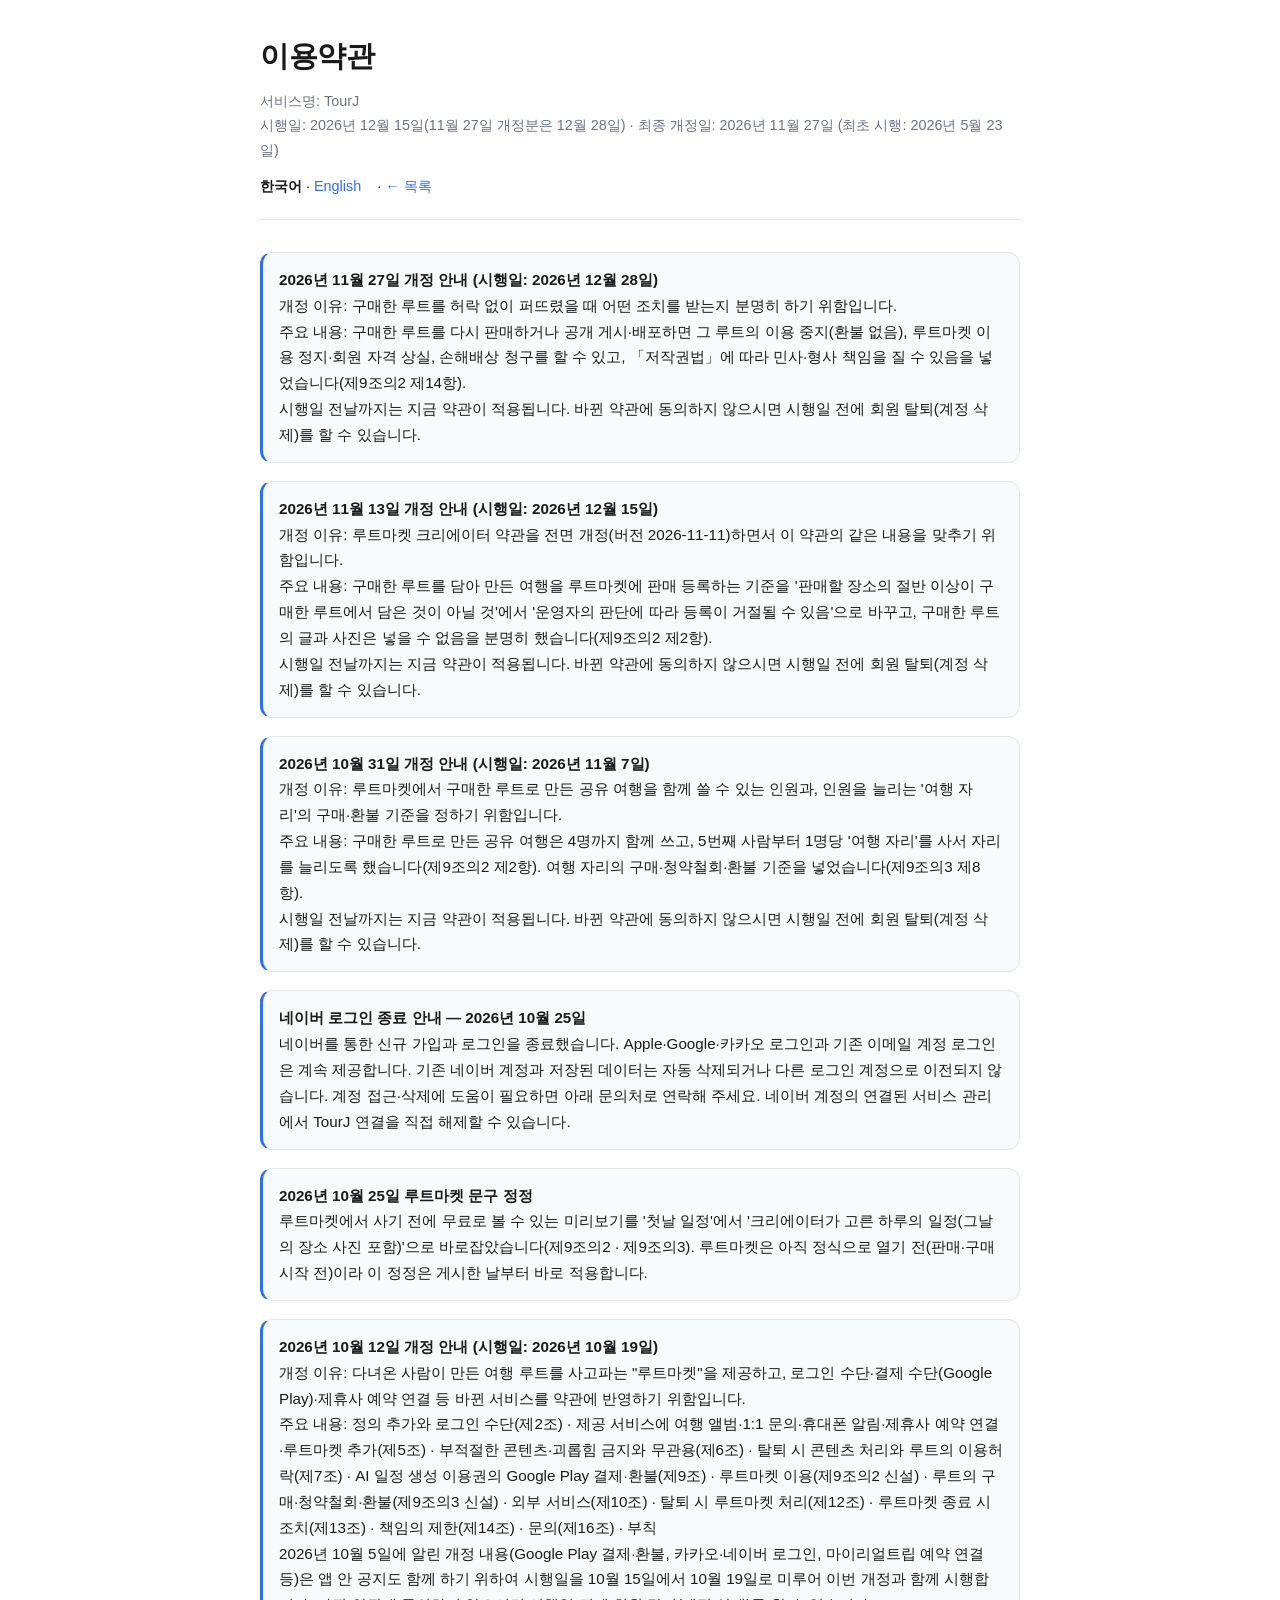
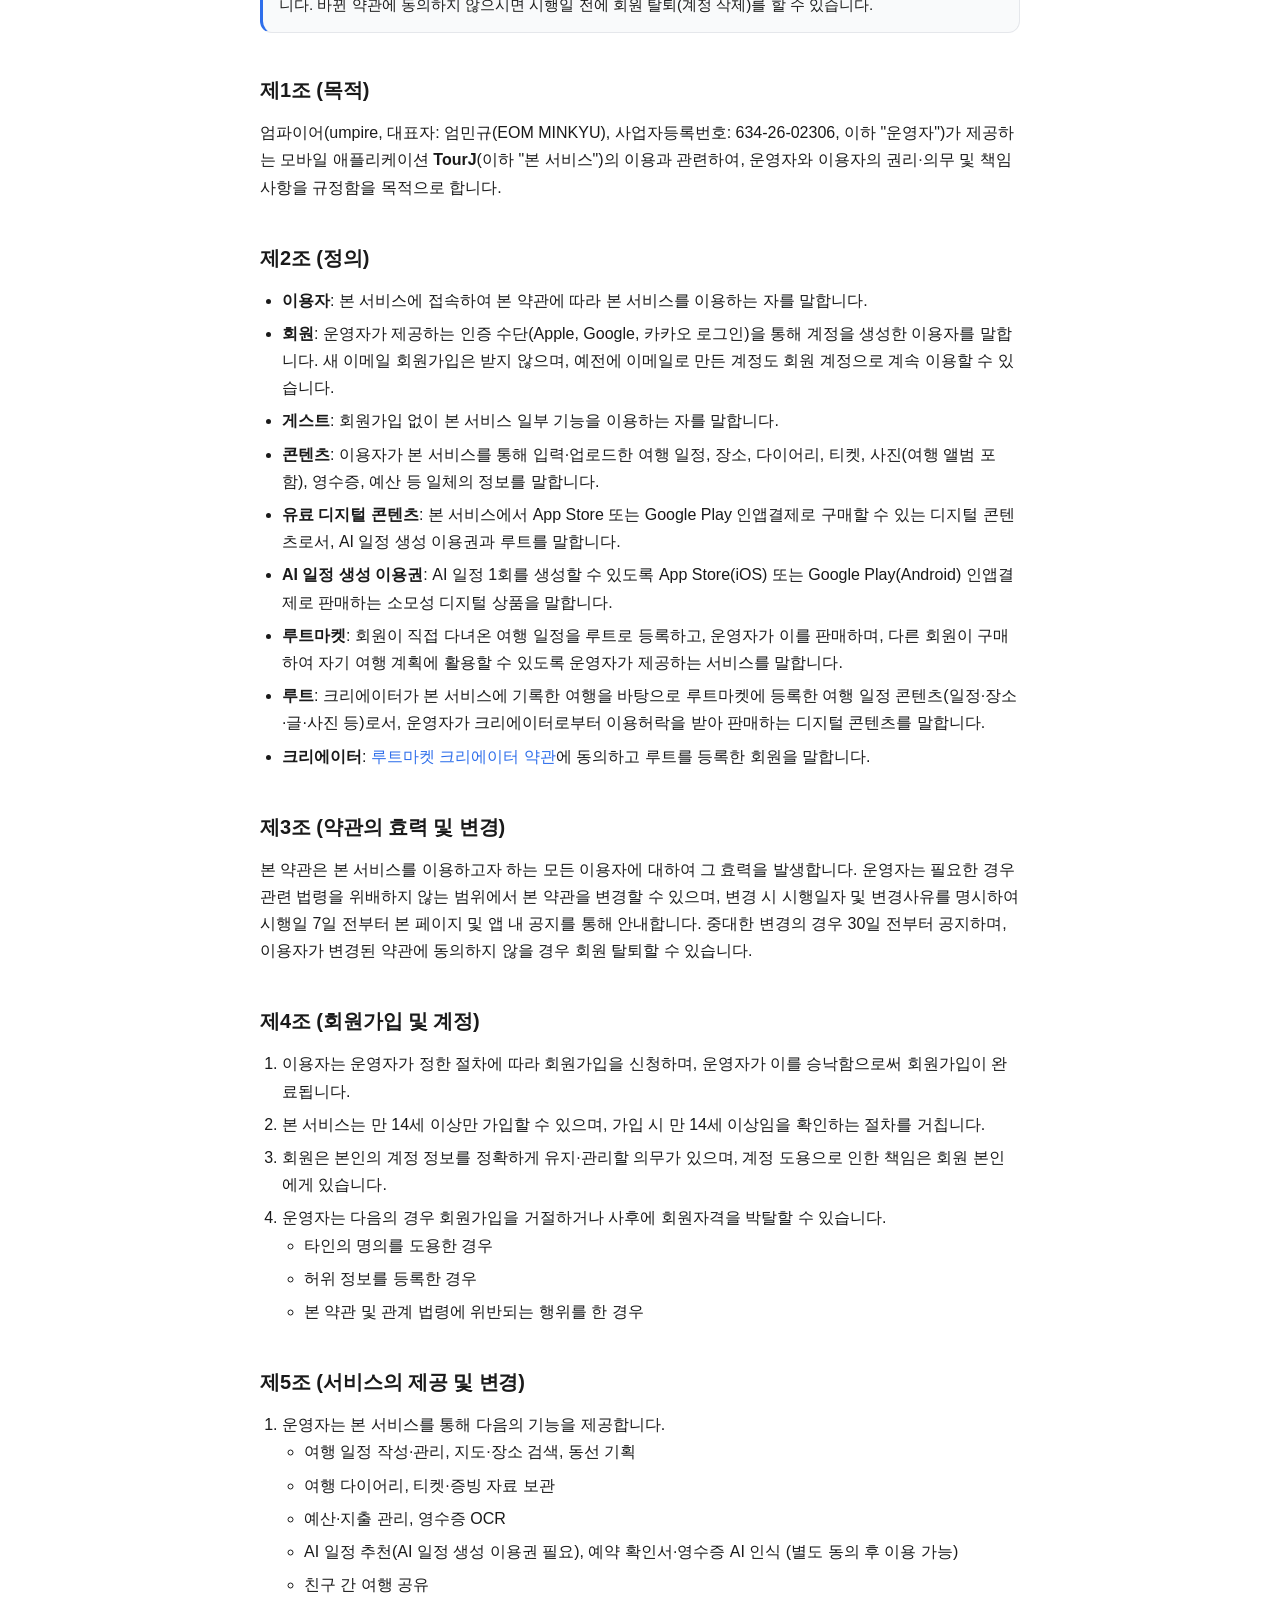
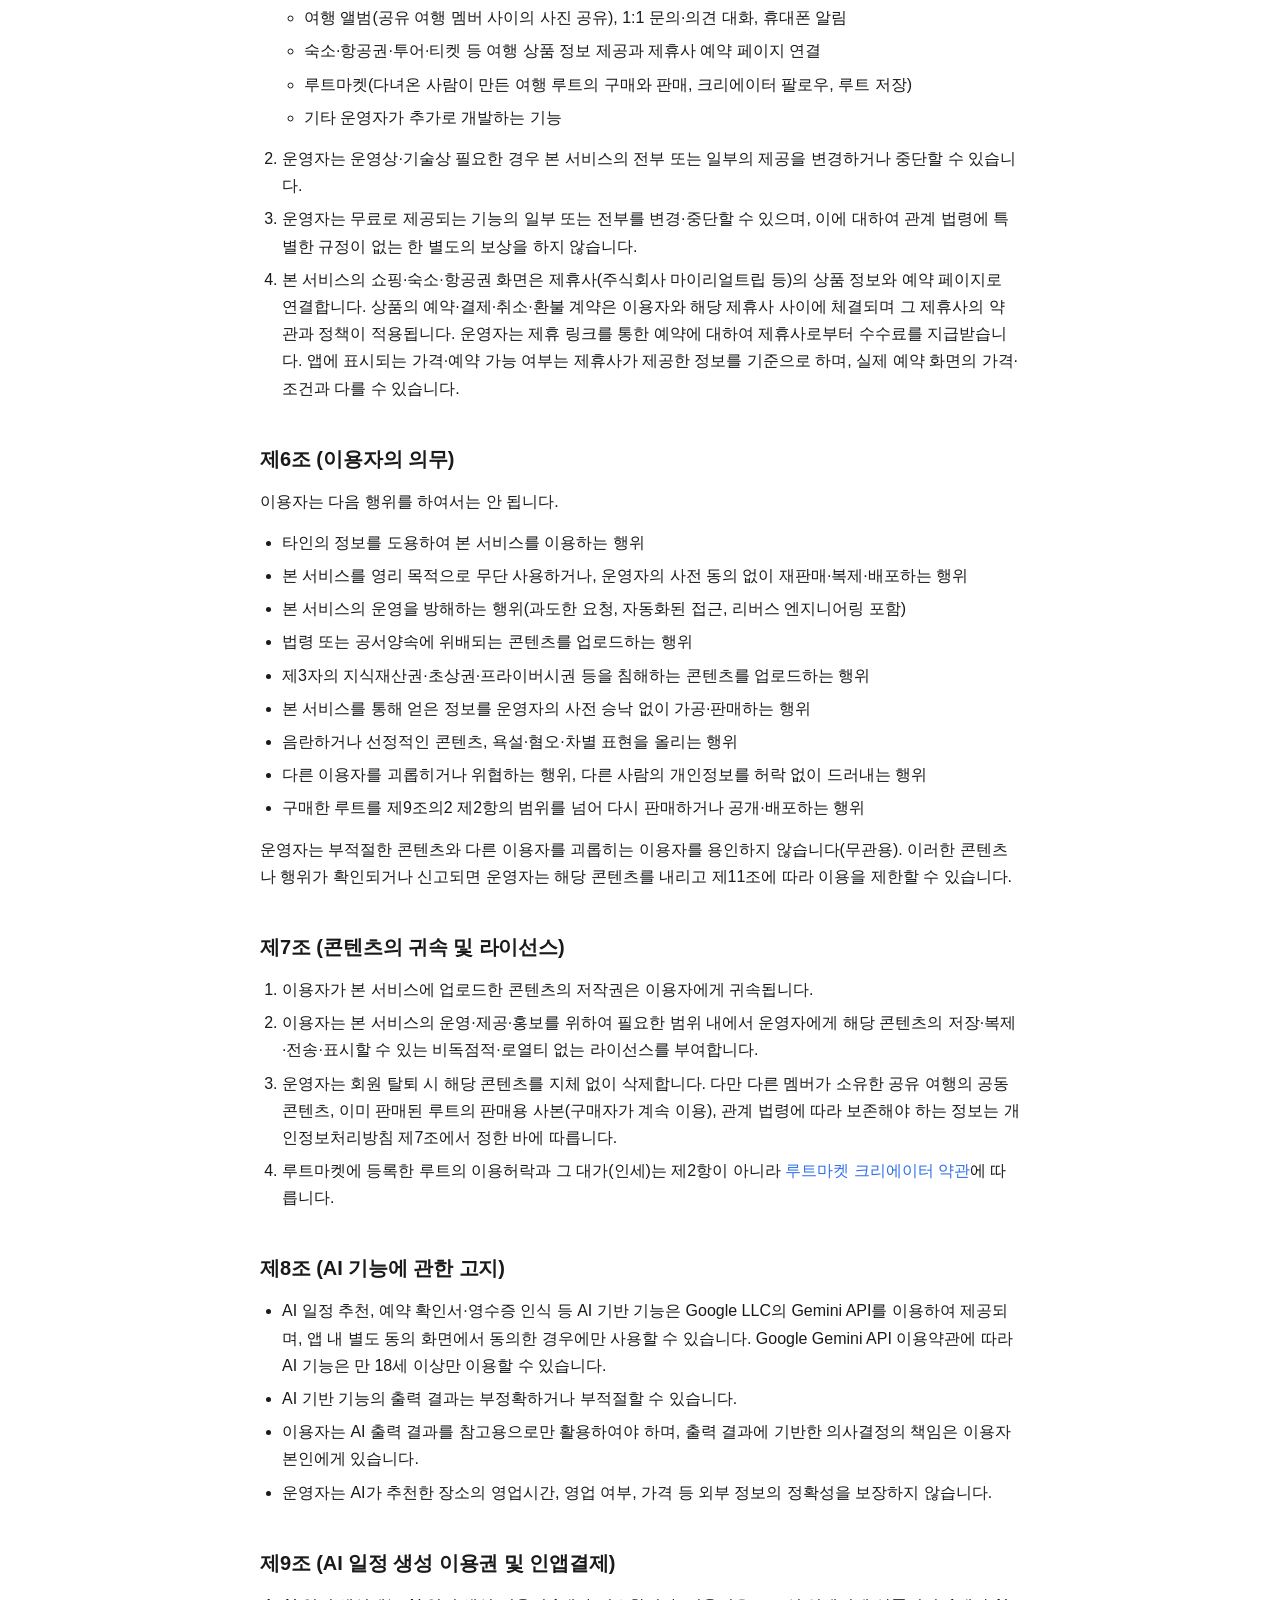
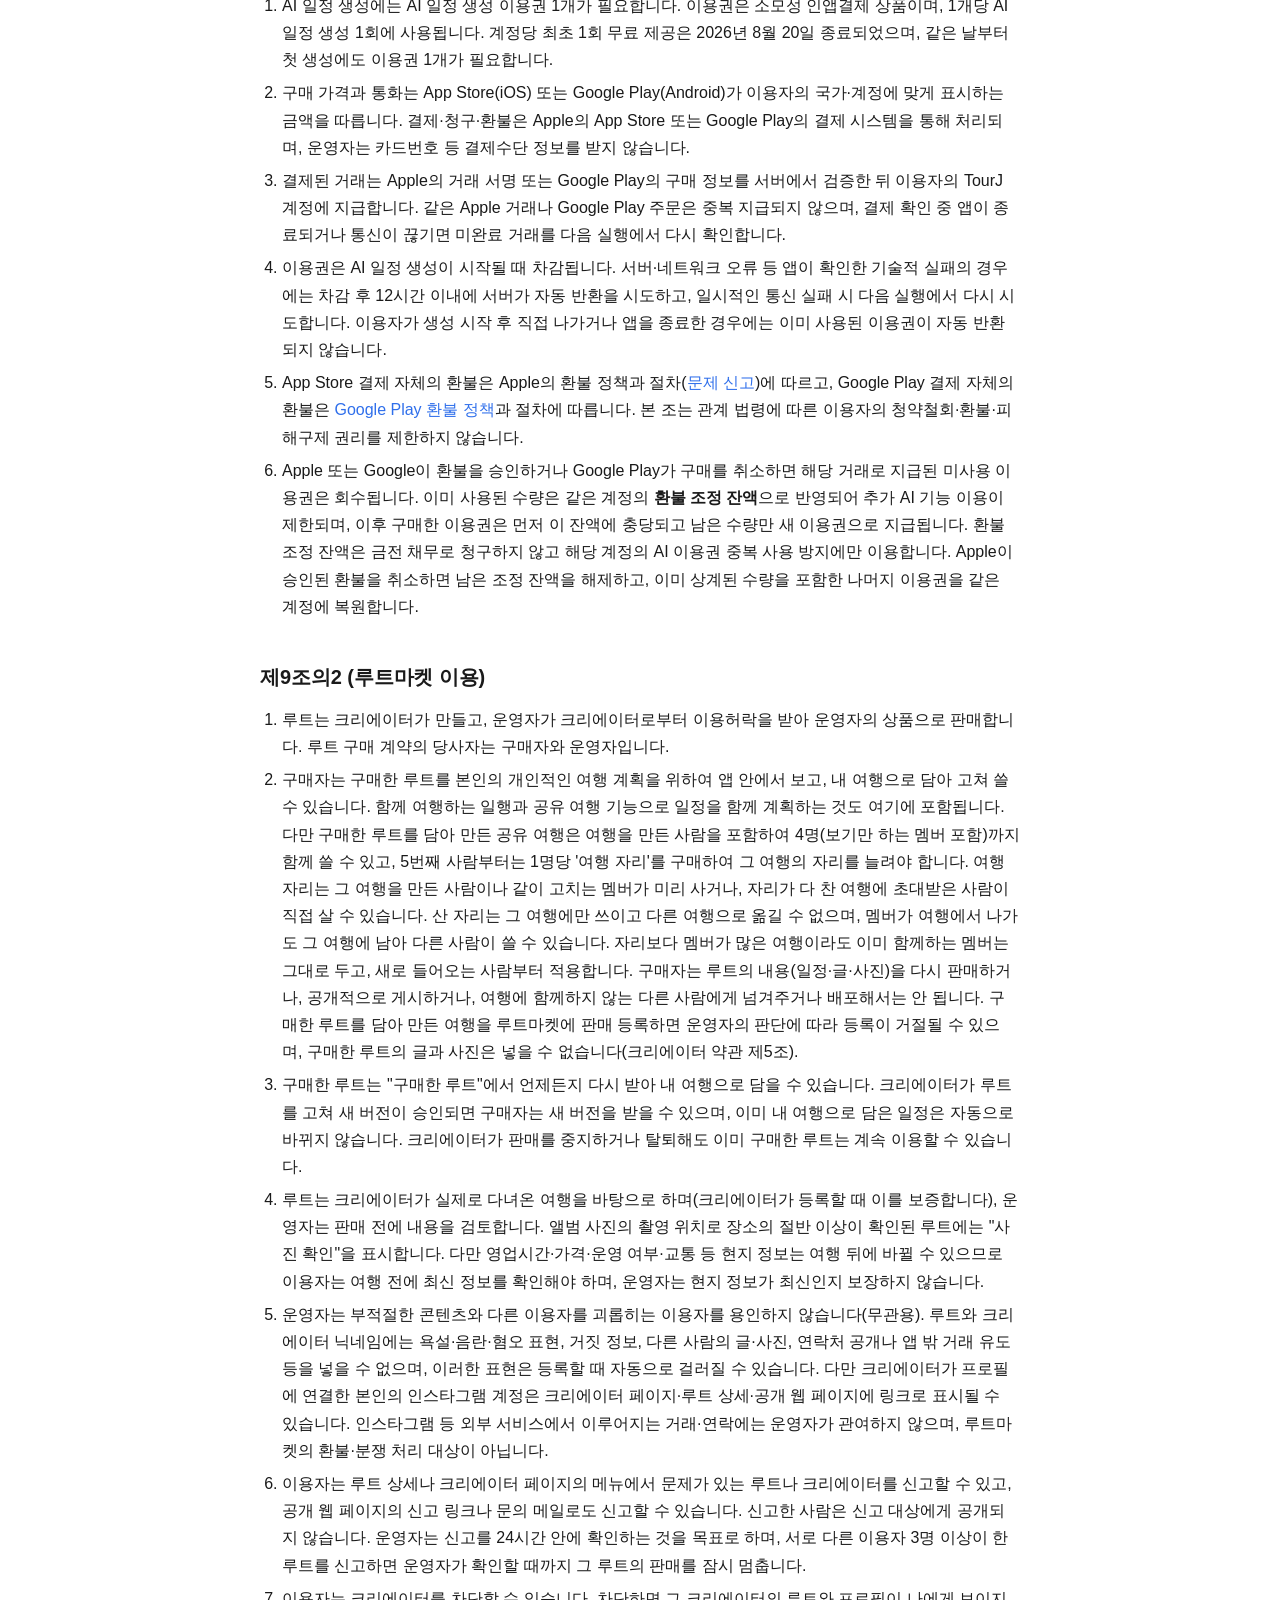
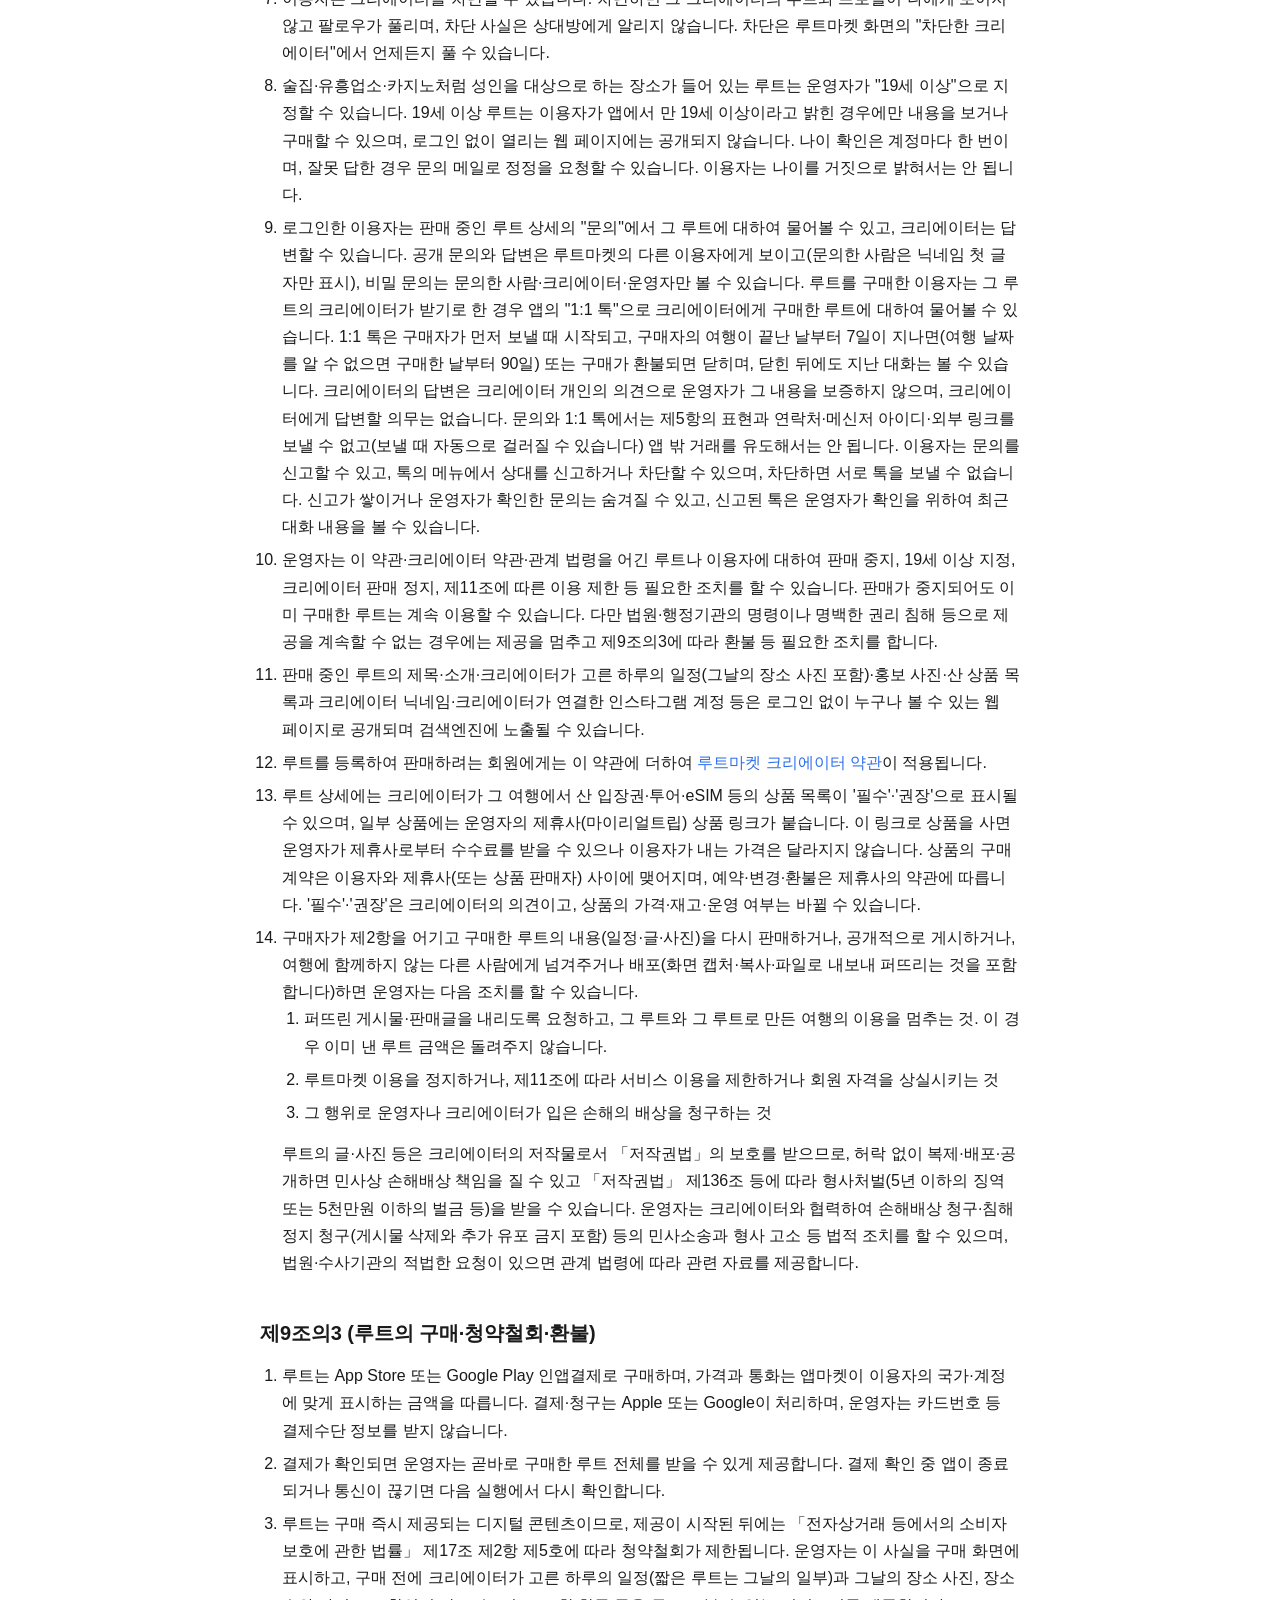
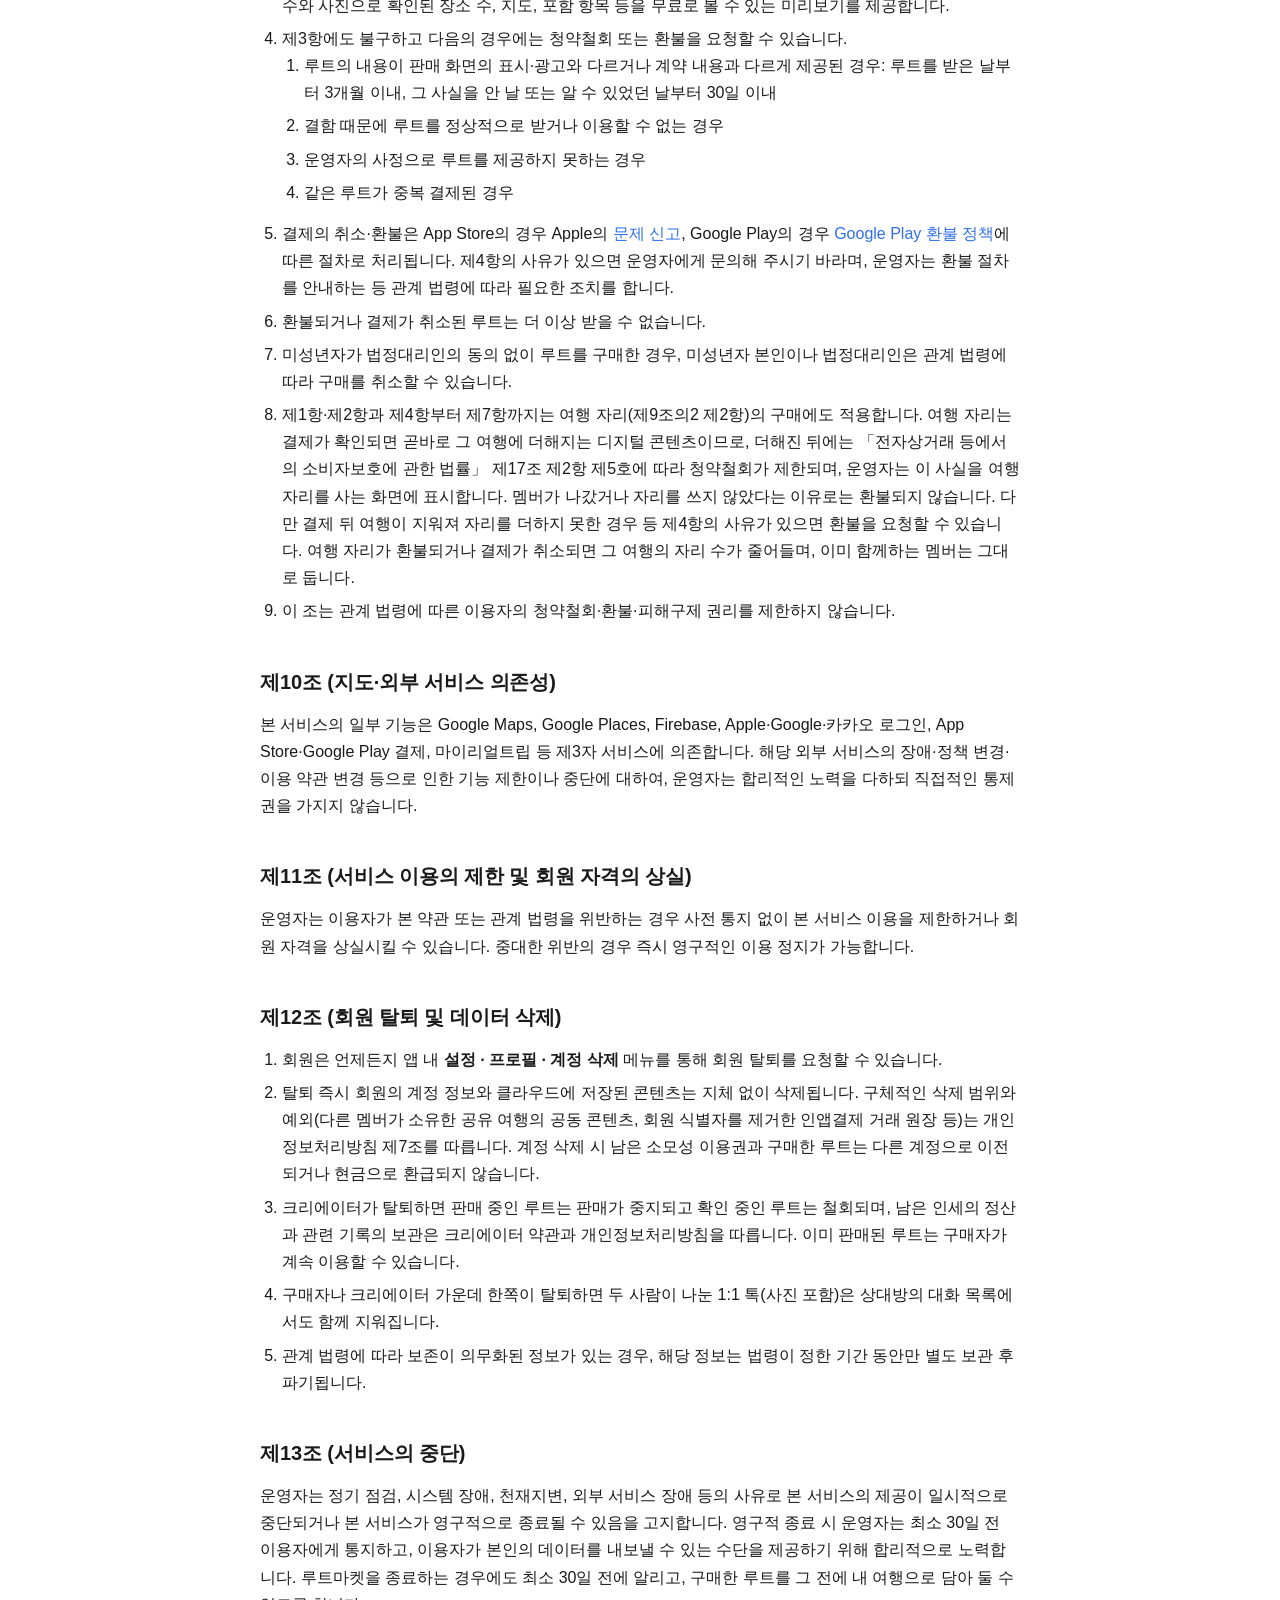
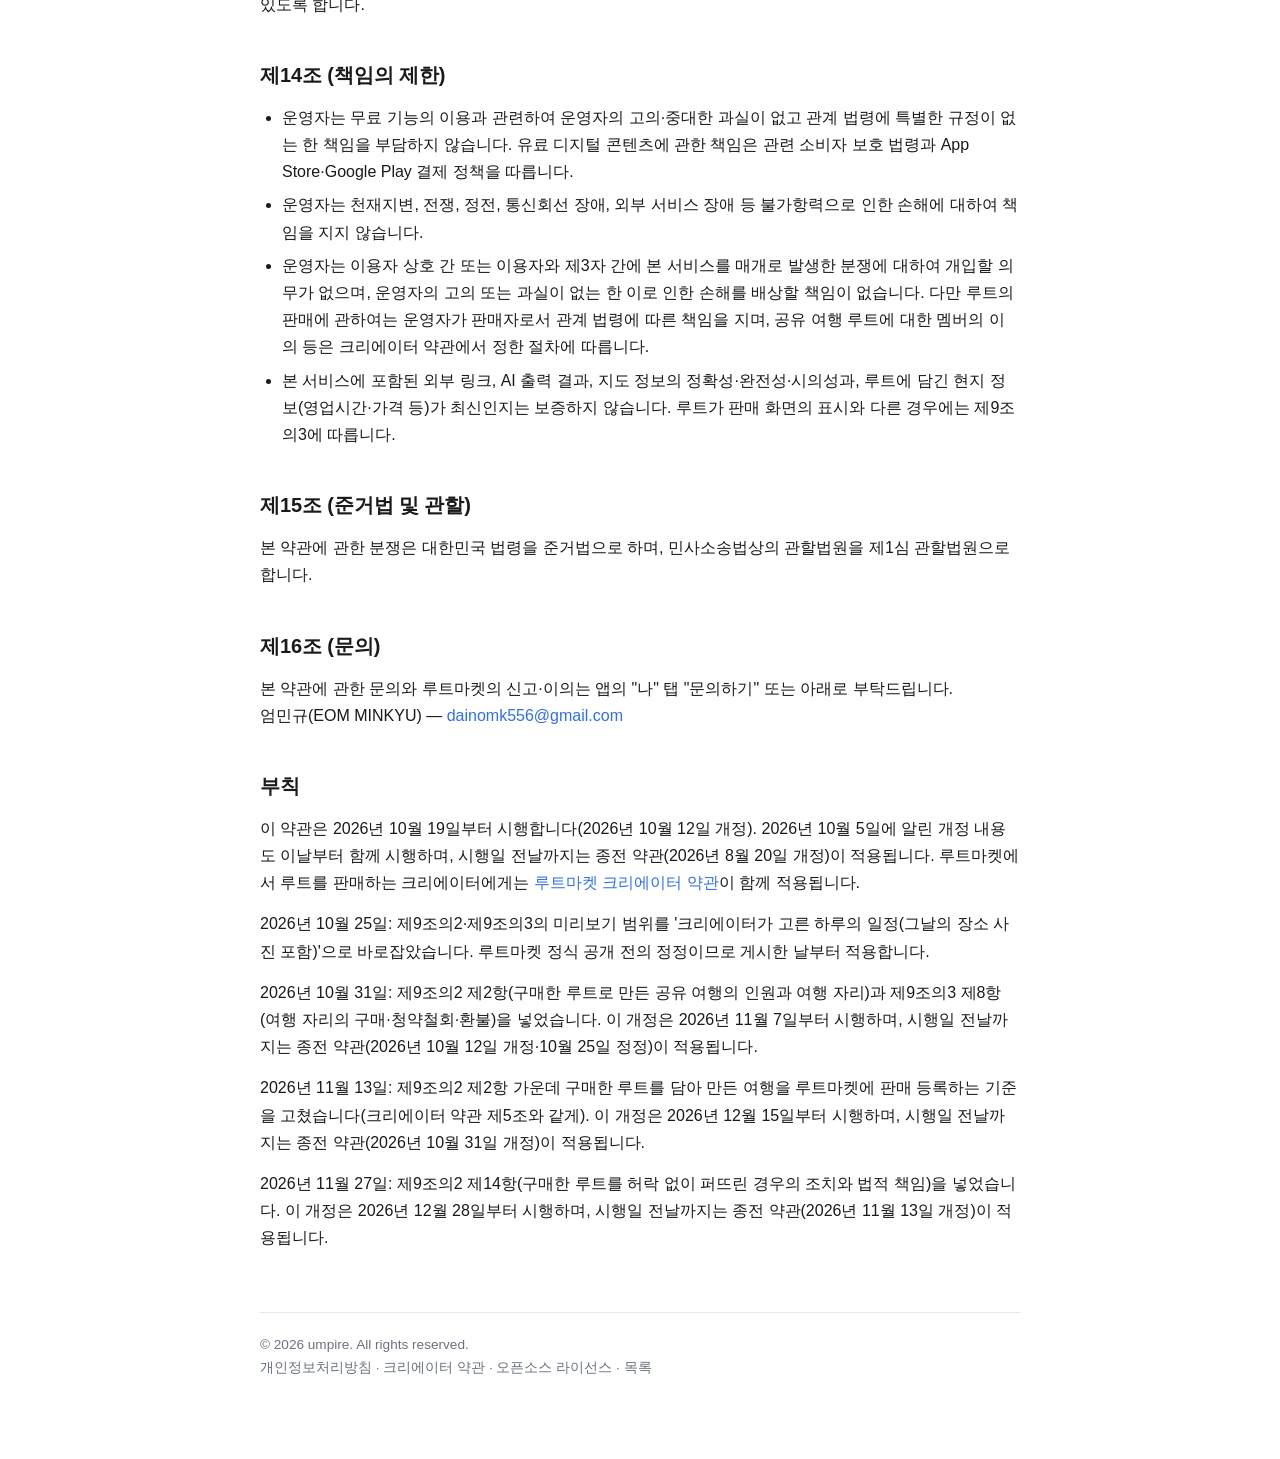
<file: terms-ko.html>
<!doctype html>
<html lang="ko">
<head>
  <meta charset="utf-8">
  <meta name="viewport" content="width=device-width, initial-scale=1">
  <meta name="robots" content="index,follow">
  <title>이용약관 — TourJ</title>
  <link rel="stylesheet" href="assets/style.css">
  <link rel="icon" href="assets/favicon-app.png" type="image/png" sizes="64x64">
  <link rel="apple-touch-icon" href="assets/apple-touch-icon.png" sizes="180x180">
</head>
<body>
<main>
  <header class="page-header">
    <h1>이용약관</h1>
    <div class="meta">
      서비스명: TourJ<br>
      시행일: 2026년 12월 15일(11월 27일 개정분은 12월 28일) · 최종 개정일: 2026년 11월 27일 (최초 시행: 2026년 5월 23일)
    </div>
    <div class="lang-switch">
      <strong>한국어</strong> · <a href="terms-en.html">English</a> · <a href="index.html">← 목록</a>
    </div>
  </header>

  <div class="callout">
    <strong>2026년 11월 27일 개정 안내 (시행일: 2026년 12월 28일)</strong><br>
    개정 이유: 구매한 루트를 허락 없이 퍼뜨렸을 때 어떤 조치를 받는지 분명히 하기 위함입니다.<br>
    주요 내용: 구매한 루트를 다시 판매하거나 공개 게시·배포하면 그 루트의 이용 중지(환불 없음), 루트마켓 이용 정지·회원 자격 상실, 손해배상 청구를 할 수 있고,
    「저작권법」에 따라 민사·형사 책임을 질 수 있음을 넣었습니다(제9조의2 제14항).<br>
    시행일 전날까지는 지금 약관이 적용됩니다. 바뀐 약관에 동의하지 않으시면 시행일 전에 회원 탈퇴(계정 삭제)를 할 수 있습니다.
  </div>

  <div class="callout">
    <strong>2026년 11월 13일 개정 안내 (시행일: 2026년 12월 15일)</strong><br>
    개정 이유: 루트마켓 크리에이터 약관을 전면 개정(버전 2026-11-11)하면서 이 약관의 같은 내용을 맞추기 위함입니다.<br>
    주요 내용: 구매한 루트를 담아 만든 여행을 루트마켓에 판매 등록하는 기준을 '판매할 장소의 절반 이상이 구매한 루트에서 담은 것이 아닐 것'에서
    '운영자의 판단에 따라 등록이 거절될 수 있음'으로 바꾸고, 구매한 루트의 글과 사진은 넣을 수 없음을 분명히 했습니다(제9조의2 제2항).<br>
    시행일 전날까지는 지금 약관이 적용됩니다. 바뀐 약관에 동의하지 않으시면 시행일 전에 회원 탈퇴(계정 삭제)를 할 수 있습니다.
  </div>

  <div class="callout">
    <strong>2026년 10월 31일 개정 안내 (시행일: 2026년 11월 7일)</strong><br>
    개정 이유: 루트마켓에서 구매한 루트로 만든 공유 여행을 함께 쓸 수 있는 인원과, 인원을 늘리는 '여행 자리'의 구매·환불 기준을 정하기 위함입니다.<br>
    주요 내용: 구매한 루트로 만든 공유 여행은 4명까지 함께 쓰고, 5번째 사람부터 1명당 '여행 자리'를 사서 자리를 늘리도록 했습니다(제9조의2 제2항).
    여행 자리의 구매·청약철회·환불 기준을 넣었습니다(제9조의3 제8항).<br>
    시행일 전날까지는 지금 약관이 적용됩니다. 바뀐 약관에 동의하지 않으시면 시행일 전에 회원 탈퇴(계정 삭제)를 할 수 있습니다.
  </div>

  <div class="callout">
    <strong>네이버 로그인 종료 안내 — 2026년 10월 25일</strong><br>
    네이버를 통한 신규 가입과 로그인을 종료했습니다. Apple·Google·카카오 로그인과 기존 이메일 계정 로그인은 계속 제공합니다.
    기존 네이버 계정과 저장된 데이터는 자동 삭제되거나 다른 로그인 계정으로 이전되지 않습니다. 계정 접근·삭제에 도움이 필요하면 아래 문의처로 연락해 주세요.
    네이버 계정의 연결된 서비스 관리에서 TourJ 연결을 직접 해제할 수 있습니다.
  </div>


  <div class="callout">
    <strong>2026년 10월 25일 루트마켓 문구 정정</strong><br>
    루트마켓에서 사기 전에 무료로 볼 수 있는 미리보기를 '첫날 일정'에서 '크리에이터가 고른 하루의 일정(그날의 장소 사진 포함)'으로 바로잡았습니다(제9조의2 · 제9조의3).
    루트마켓은 아직 정식으로 열기 전(판매·구매 시작 전)이라 이 정정은 게시한 날부터 바로 적용합니다.
  </div>


  <div class="callout">
    <strong>2026년 10월 12일 개정 안내 (시행일: 2026년 10월 19일)</strong><br>
    개정 이유: 다녀온 사람이 만든 여행 루트를 사고파는 "루트마켓"을 제공하고, 로그인 수단·결제 수단(Google Play)·제휴사 예약 연결 등 바뀐 서비스를 약관에 반영하기 위함입니다.<br>
    주요 내용: 정의 추가와 로그인 수단(제2조) · 제공 서비스에 여행 앨범·1:1 문의·휴대폰 알림·제휴사 예약 연결·루트마켓 추가(제5조) · 부적절한 콘텐츠·괴롭힘 금지와 무관용(제6조) ·
    탈퇴 시 콘텐츠 처리와 루트의 이용허락(제7조) · AI 일정 생성 이용권의 Google Play 결제·환불(제9조) · 루트마켓 이용(제9조의2 신설) ·
    루트의 구매·청약철회·환불(제9조의3 신설) · 외부 서비스(제10조) · 탈퇴 시 루트마켓 처리(제12조) · 루트마켓 종료 시 조치(제13조) · 책임의 제한(제14조) · 문의(제16조) · 부칙<br>
    2026년 10월 5일에 알린 개정 내용(Google Play 결제·환불, 카카오·네이버 로그인, 마이리얼트립 예약 연결 등)은 앱 안 공지도 함께 하기 위하여 시행일을 10월 15일에서 10월 19일로 미루어 이번 개정과 함께 시행합니다.
    바뀐 약관에 동의하지 않으시면 시행일 전에 회원 탈퇴(계정 삭제)를 할 수 있습니다.
  </div>

  <h2>제1조 (목적)</h2>
  <p>
    엄파이어(umpire, 대표자: 엄민규(EOM MINKYU), 사업자등록번호: 634-26-02306, 이하 "운영자")가 제공하는 모바일 애플리케이션
    <strong>TourJ</strong>(이하 "본 서비스")의 이용과 관련하여,
    운영자와 이용자의 권리·의무 및 책임사항을 규정함을 목적으로 합니다.
  </p>

  <h2>제2조 (정의)</h2>
  <ul>
    <li><strong>이용자</strong>: 본 서비스에 접속하여 본 약관에 따라 본 서비스를 이용하는 자를 말합니다.</li>
    <li><strong>회원</strong>: 운영자가 제공하는 인증 수단(Apple, Google, 카카오 로그인)을 통해 계정을 생성한 이용자를 말합니다.
        새 이메일 회원가입은 받지 않으며, 예전에 이메일로 만든 계정도 회원 계정으로 계속 이용할 수 있습니다.</li>
    <li><strong>게스트</strong>: 회원가입 없이 본 서비스 일부 기능을 이용하는 자를 말합니다.</li>
    <li><strong>콘텐츠</strong>: 이용자가 본 서비스를 통해 입력·업로드한 여행 일정, 장소, 다이어리, 티켓, 사진(여행 앨범 포함), 영수증, 예산 등 일체의 정보를 말합니다.</li>
    <li><strong>유료 디지털 콘텐츠</strong>: 본 서비스에서 App Store 또는 Google Play 인앱결제로 구매할 수 있는 디지털 콘텐츠로서, AI 일정 생성 이용권과 루트를 말합니다.</li>
    <li><strong>AI 일정 생성 이용권</strong>: AI 일정 1회를 생성할 수 있도록
        App Store(iOS) 또는 Google Play(Android) 인앱결제로 판매하는 소모성 디지털 상품을 말합니다.</li>
    <li><strong>루트마켓</strong>: 회원이 직접 다녀온 여행 일정을 루트로 등록하고, 운영자가 이를 판매하며, 다른 회원이 구매하여 자기 여행 계획에 활용할 수 있도록 운영자가 제공하는 서비스를 말합니다.</li>
    <li><strong>루트</strong>: 크리에이터가 본 서비스에 기록한 여행을 바탕으로 루트마켓에 등록한 여행 일정 콘텐츠(일정·장소·글·사진 등)로서,
        운영자가 크리에이터로부터 이용허락을 받아 판매하는 디지털 콘텐츠를 말합니다.</li>
    <li><strong>크리에이터</strong>: <a href="creator-terms-ko.html">루트마켓 크리에이터 약관</a>에 동의하고 루트를 등록한 회원을 말합니다.</li>
  </ul>

  <h2>제3조 (약관의 효력 및 변경)</h2>
  <p>
    본 약관은 본 서비스를 이용하고자 하는 모든 이용자에 대하여 그 효력을 발생합니다.
    운영자는 필요한 경우 관련 법령을 위배하지 않는 범위에서 본 약관을 변경할 수 있으며,
    변경 시 시행일자 및 변경사유를 명시하여 시행일 7일 전부터 본 페이지 및 앱 내 공지를 통해 안내합니다.
    중대한 변경의 경우 30일 전부터 공지하며, 이용자가 변경된 약관에 동의하지 않을 경우 회원 탈퇴할 수 있습니다.
  </p>

  <h2>제4조 (회원가입 및 계정)</h2>
  <ol>
    <li>이용자는 운영자가 정한 절차에 따라 회원가입을 신청하며, 운영자가 이를 승낙함으로써 회원가입이 완료됩니다.</li>
    <li>본 서비스는 만 14세 이상만 가입할 수 있으며, 가입 시 만 14세 이상임을 확인하는 절차를 거칩니다.</li>
    <li>회원은 본인의 계정 정보를 정확하게 유지·관리할 의무가 있으며, 계정 도용으로 인한 책임은 회원 본인에게 있습니다.</li>
    <li>운영자는 다음의 경우 회원가입을 거절하거나 사후에 회원자격을 박탈할 수 있습니다.
      <ul>
        <li>타인의 명의를 도용한 경우</li>
        <li>허위 정보를 등록한 경우</li>
        <li>본 약관 및 관계 법령에 위반되는 행위를 한 경우</li>
      </ul>
    </li>
  </ol>

  <h2>제5조 (서비스의 제공 및 변경)</h2>
  <ol>
    <li>운영자는 본 서비스를 통해 다음의 기능을 제공합니다.
      <ul>
        <li>여행 일정 작성·관리, 지도·장소 검색, 동선 기획</li>
        <li>여행 다이어리, 티켓·증빙 자료 보관</li>
        <li>예산·지출 관리, 영수증 OCR</li>
        <li>AI 일정 추천(AI 일정 생성 이용권 필요), 예약 확인서·영수증 AI 인식 (별도 동의 후 이용 가능)</li>
        <li>친구 간 여행 공유</li>
        <li>여행 앨범(공유 여행 멤버 사이의 사진 공유), 1:1 문의·의견 대화, 휴대폰 알림</li>
        <li>숙소·항공권·투어·티켓 등 여행 상품 정보 제공과 제휴사 예약 페이지 연결</li>
        <li>루트마켓(다녀온 사람이 만든 여행 루트의 구매와 판매, 크리에이터 팔로우, 루트 저장)</li>
        <li>기타 운영자가 추가로 개발하는 기능</li>
      </ul>
    </li>
    <li>운영자는 운영상·기술상 필요한 경우 본 서비스의 전부 또는 일부의 제공을 변경하거나 중단할 수 있습니다.</li>
    <li>운영자는 무료로 제공되는 기능의 일부 또는 전부를 변경·중단할 수 있으며, 이에 대하여 관계 법령에 특별한 규정이 없는 한 별도의 보상을 하지 않습니다.</li>
    <li>본 서비스의 쇼핑·숙소·항공권 화면은 제휴사(주식회사 마이리얼트립 등)의 상품 정보와 예약 페이지로 연결합니다. 상품의 예약·결제·취소·환불 계약은
        이용자와 해당 제휴사 사이에 체결되며 그 제휴사의 약관과 정책이 적용됩니다. 운영자는 제휴 링크를 통한 예약에 대하여 제휴사로부터 수수료를 지급받습니다.
        앱에 표시되는 가격·예약 가능 여부는 제휴사가 제공한 정보를 기준으로 하며, 실제 예약 화면의 가격·조건과 다를 수 있습니다.</li>
  </ol>

  <h2>제6조 (이용자의 의무)</h2>
  <p>이용자는 다음 행위를 하여서는 안 됩니다.</p>
  <ul>
    <li>타인의 정보를 도용하여 본 서비스를 이용하는 행위</li>
    <li>본 서비스를 영리 목적으로 무단 사용하거나, 운영자의 사전 동의 없이 재판매·복제·배포하는 행위</li>
    <li>본 서비스의 운영을 방해하는 행위(과도한 요청, 자동화된 접근, 리버스 엔지니어링 포함)</li>
    <li>법령 또는 공서양속에 위배되는 콘텐츠를 업로드하는 행위</li>
    <li>제3자의 지식재산권·초상권·프라이버시권 등을 침해하는 콘텐츠를 업로드하는 행위</li>
    <li>본 서비스를 통해 얻은 정보를 운영자의 사전 승낙 없이 가공·판매하는 행위</li>
    <li>음란하거나 선정적인 콘텐츠, 욕설·혐오·차별 표현을 올리는 행위</li>
    <li>다른 이용자를 괴롭히거나 위협하는 행위, 다른 사람의 개인정보를 허락 없이 드러내는 행위</li>
    <li>구매한 루트를 제9조의2 제2항의 범위를 넘어 다시 판매하거나 공개·배포하는 행위</li>
  </ul>
  <p>
    운영자는 부적절한 콘텐츠와 다른 이용자를 괴롭히는 이용자를 용인하지 않습니다(무관용).
    이러한 콘텐츠나 행위가 확인되거나 신고되면 운영자는 해당 콘텐츠를 내리고 제11조에 따라 이용을 제한할 수 있습니다.
  </p>

  <h2>제7조 (콘텐츠의 귀속 및 라이선스)</h2>
  <ol>
    <li>이용자가 본 서비스에 업로드한 콘텐츠의 저작권은 이용자에게 귀속됩니다.</li>
    <li>이용자는 본 서비스의 운영·제공·홍보를 위하여 필요한 범위 내에서 운영자에게 해당 콘텐츠의 저장·복제·전송·표시할 수 있는 비독점적·로열티 없는 라이선스를 부여합니다.</li>
    <li>운영자는 회원 탈퇴 시 해당 콘텐츠를 지체 없이 삭제합니다. 다만 다른 멤버가 소유한 공유 여행의 공동 콘텐츠,
        이미 판매된 루트의 판매용 사본(구매자가 계속 이용), 관계 법령에 따라 보존해야 하는 정보는 개인정보처리방침 제7조에서 정한 바에 따릅니다.</li>
    <li>루트마켓에 등록한 루트의 이용허락과 그 대가(인세)는 제2항이 아니라 <a href="creator-terms-ko.html">루트마켓 크리에이터 약관</a>에 따릅니다.</li>
  </ol>

  <h2>제8조 (AI 기능에 관한 고지)</h2>
  <ul>
    <li>AI 일정 추천, 예약 확인서·영수증 인식 등 AI 기반 기능은 Google LLC의 Gemini API를 이용하여 제공되며,
        앱 내 별도 동의 화면에서 동의한 경우에만 사용할 수 있습니다. Google Gemini API 이용약관에 따라
        AI 기능은 만 18세 이상만 이용할 수 있습니다.</li>
    <li>AI 기반 기능의 출력 결과는 부정확하거나 부적절할 수 있습니다.</li>
    <li>이용자는 AI 출력 결과를 참고용으로만 활용하여야 하며, 출력 결과에 기반한 의사결정의 책임은 이용자 본인에게 있습니다.</li>
    <li>운영자는 AI가 추천한 장소의 영업시간, 영업 여부, 가격 등 외부 정보의 정확성을 보장하지 않습니다.</li>
  </ul>

  <h2>제9조 (AI 일정 생성 이용권 및 인앱결제)</h2>
  <ol>
    <li>AI 일정 생성에는 AI 일정 생성 이용권 1개가 필요합니다. 이용권은 소모성 인앱결제 상품이며,
        1개당 AI 일정 생성 1회에 사용됩니다. 계정당 최초 1회 무료 제공은 2026년 8월 20일 종료되었으며,
        같은 날부터 첫 생성에도 이용권 1개가 필요합니다.</li>
    <li>구매 가격과 통화는 App Store(iOS) 또는 Google Play(Android)가 이용자의 국가·계정에 맞게 표시하는 금액을 따릅니다. 결제·청구·환불은
        Apple의 App Store 또는 Google Play의 결제 시스템을 통해 처리되며, 운영자는 카드번호 등 결제수단 정보를 받지 않습니다.</li>
    <li>결제된 거래는 Apple의 거래 서명 또는 Google Play의 구매 정보를 서버에서 검증한 뒤 이용자의 TourJ 계정에 지급합니다.
        같은 Apple 거래나 Google Play 주문은 중복 지급되지 않으며, 결제 확인 중 앱이 종료되거나 통신이 끊기면 미완료 거래를 다음 실행에서 다시 확인합니다.</li>
    <li>이용권은 AI 일정 생성이 시작될 때 차감됩니다. 서버·네트워크 오류 등 앱이 확인한 기술적 실패의 경우에는
        차감 후 12시간 이내에 서버가 자동 반환을 시도하고, 일시적인 통신 실패 시 다음 실행에서 다시 시도합니다.
        이용자가 생성 시작 후 직접 나가거나 앱을 종료한 경우에는 이미 사용된 이용권이 자동 반환되지 않습니다.</li>
    <li>App Store 결제 자체의 환불은 Apple의 환불 정책과 절차(<a href="https://reportaproblem.apple.com/">문제 신고</a>)에 따르고,
        Google Play 결제 자체의 환불은 <a href="https://support.google.com/googleplay/answer/2479637?hl=ko">Google Play 환불 정책</a>과 절차에 따릅니다.
        본 조는 관계 법령에 따른 이용자의 청약철회·환불·피해구제 권리를 제한하지 않습니다.</li>
    <li>Apple 또는 Google이 환불을 승인하거나 Google Play가 구매를 취소하면 해당 거래로 지급된 미사용 이용권은 회수됩니다. 이미 사용된 수량은 같은 계정의
        <strong>환불 조정 잔액</strong>으로 반영되어 추가 AI 기능 이용이 제한되며, 이후 구매한 이용권은 먼저 이 잔액에
        충당되고 남은 수량만 새 이용권으로 지급됩니다. 환불 조정 잔액은 금전 채무로 청구하지 않고 해당 계정의
        AI 이용권 중복 사용 방지에만 이용합니다. Apple이 승인된 환불을 취소하면 남은 조정 잔액을 해제하고,
        이미 상계된 수량을 포함한 나머지 이용권을 같은 계정에 복원합니다.</li>
  </ol>

  <h2>제9조의2 (루트마켓 이용)</h2>
  <ol>
    <li>루트는 크리에이터가 만들고, 운영자가 크리에이터로부터 이용허락을 받아 운영자의 상품으로 판매합니다. 루트 구매 계약의 당사자는 구매자와 운영자입니다.</li>
    <li>구매자는 구매한 루트를 본인의 개인적인 여행 계획을 위하여 앱 안에서 보고, 내 여행으로 담아 고쳐 쓸 수 있습니다.
        함께 여행하는 일행과 공유 여행 기능으로 일정을 함께 계획하는 것도 여기에 포함됩니다.
        다만 구매한 루트를 담아 만든 공유 여행은 여행을 만든 사람을 포함하여 4명(보기만 하는 멤버 포함)까지 함께 쓸 수 있고,
        5번째 사람부터는 1명당 '여행 자리'를 구매하여 그 여행의 자리를 늘려야 합니다.
        여행 자리는 그 여행을 만든 사람이나 같이 고치는 멤버가 미리 사거나, 자리가 다 찬 여행에 초대받은 사람이 직접 살 수 있습니다.
        산 자리는 그 여행에만 쓰이고 다른 여행으로 옮길 수 없으며, 멤버가 여행에서 나가도 그 여행에 남아 다른 사람이 쓸 수 있습니다.
        자리보다 멤버가 많은 여행이라도 이미 함께하는 멤버는 그대로 두고, 새로 들어오는 사람부터 적용합니다.
        구매자는 루트의 내용(일정·글·사진)을 다시 판매하거나, 공개적으로 게시하거나, 여행에 함께하지 않는 다른 사람에게 넘겨주거나 배포해서는 안 됩니다.
        구매한 루트를 담아 만든 여행을 루트마켓에 판매 등록하면 운영자의 판단에 따라 등록이 거절될 수 있으며, 구매한 루트의 글과 사진은 넣을 수 없습니다(크리에이터 약관 제5조).</li>
    <li>구매한 루트는 "구매한 루트"에서 언제든지 다시 받아 내 여행으로 담을 수 있습니다. 크리에이터가 루트를 고쳐 새 버전이 승인되면 구매자는 새 버전을 받을 수 있으며,
        이미 내 여행으로 담은 일정은 자동으로 바뀌지 않습니다. 크리에이터가 판매를 중지하거나 탈퇴해도 이미 구매한 루트는 계속 이용할 수 있습니다.</li>
    <li>루트는 크리에이터가 실제로 다녀온 여행을 바탕으로 하며(크리에이터가 등록할 때 이를 보증합니다), 운영자는 판매 전에 내용을 검토합니다.
        앨범 사진의 촬영 위치로 장소의 절반 이상이 확인된 루트에는 "사진 확인"을 표시합니다.
        다만 영업시간·가격·운영 여부·교통 등 현지 정보는 여행 뒤에 바뀔 수 있으므로 이용자는 여행 전에 최신 정보를 확인해야 하며, 운영자는 현지 정보가 최신인지 보장하지 않습니다.</li>
    <li>운영자는 부적절한 콘텐츠와 다른 이용자를 괴롭히는 이용자를 용인하지 않습니다(무관용). 루트와 크리에이터 닉네임에는 욕설·음란·혐오 표현, 거짓 정보,
        다른 사람의 글·사진, 연락처 공개나 앱 밖 거래 유도 등을 넣을 수 없으며, 이러한 표현은 등록할 때 자동으로 걸러질 수 있습니다.
        다만 크리에이터가 프로필에 연결한 본인의 인스타그램 계정은 크리에이터 페이지·루트 상세·공개 웹 페이지에 링크로 표시될 수 있습니다.
        인스타그램 등 외부 서비스에서 이루어지는 거래·연락에는 운영자가 관여하지 않으며, 루트마켓의 환불·분쟁 처리 대상이 아닙니다.</li>
    <li>이용자는 루트 상세나 크리에이터 페이지의 메뉴에서 문제가 있는 루트나 크리에이터를 신고할 수 있고, 공개 웹 페이지의 신고 링크나 문의 메일로도 신고할 수 있습니다.
        신고한 사람은 신고 대상에게 공개되지 않습니다. 운영자는 신고를 24시간 안에 확인하는 것을 목표로 하며,
        서로 다른 이용자 3명 이상이 한 루트를 신고하면 운영자가 확인할 때까지 그 루트의 판매를 잠시 멈춥니다.</li>
    <li>이용자는 크리에이터를 차단할 수 있습니다. 차단하면 그 크리에이터의 루트와 프로필이 나에게 보이지 않고 팔로우가 풀리며, 차단 사실은 상대방에게 알리지 않습니다.
        차단은 루트마켓 화면의 "차단한 크리에이터"에서 언제든지 풀 수 있습니다.</li>
    <li>술집·유흥업소·카지노처럼 성인을 대상으로 하는 장소가 들어 있는 루트는 운영자가 "19세 이상"으로 지정할 수 있습니다.
        19세 이상 루트는 이용자가 앱에서 만 19세 이상이라고 밝힌 경우에만 내용을 보거나 구매할 수 있으며, 로그인 없이 열리는 웹 페이지에는 공개되지 않습니다.
        나이 확인은 계정마다 한 번이며, 잘못 답한 경우 문의 메일로 정정을 요청할 수 있습니다. 이용자는 나이를 거짓으로 밝혀서는 안 됩니다.</li>
    <li>로그인한 이용자는 판매 중인 루트 상세의 "문의"에서 그 루트에 대하여 물어볼 수 있고, 크리에이터는 답변할 수 있습니다. 공개 문의와 답변은 루트마켓의 다른 이용자에게 보이고(문의한 사람은 닉네임 첫 글자만 표시),
        비밀 문의는 문의한 사람·크리에이터·운영자만 볼 수 있습니다.
        루트를 구매한 이용자는 그 루트의 크리에이터가 받기로 한 경우 앱의 "1:1 톡"으로 크리에이터에게 구매한 루트에 대하여 물어볼 수 있습니다.
        1:1 톡은 구매자가 먼저 보낼 때 시작되고, 구매자의 여행이 끝난 날부터 7일이 지나면(여행 날짜를 알 수 없으면 구매한 날부터 90일) 또는 구매가 환불되면 닫히며,
        닫힌 뒤에도 지난 대화는 볼 수 있습니다. 크리에이터의 답변은 크리에이터 개인의 의견으로 운영자가 그 내용을 보증하지 않으며, 크리에이터에게 답변할 의무는 없습니다.
        문의와 1:1 톡에서는 제5항의 표현과 연락처·메신저 아이디·외부 링크를 보낼 수 없고(보낼 때 자동으로 걸러질 수 있습니다) 앱 밖 거래를 유도해서는 안 됩니다.
        이용자는 문의를 신고할 수 있고, 톡의 메뉴에서 상대를 신고하거나 차단할 수 있으며, 차단하면 서로 톡을 보낼 수 없습니다.
        신고가 쌓이거나 운영자가 확인한 문의는 숨겨질 수 있고, 신고된 톡은 운영자가 확인을 위하여 최근 대화 내용을 볼 수 있습니다.</li>
    <li>운영자는 이 약관·크리에이터 약관·관계 법령을 어긴 루트나 이용자에 대하여 판매 중지, 19세 이상 지정, 크리에이터 판매 정지, 제11조에 따른 이용 제한 등 필요한 조치를 할 수 있습니다.
        판매가 중지되어도 이미 구매한 루트는 계속 이용할 수 있습니다. 다만 법원·행정기관의 명령이나 명백한 권리 침해 등으로 제공을 계속할 수 없는 경우에는
        제공을 멈추고 제9조의3에 따라 환불 등 필요한 조치를 합니다.</li>
    <li>판매 중인 루트의 제목·소개·크리에이터가 고른 하루의 일정(그날의 장소 사진 포함)·홍보 사진·산 상품 목록과 크리에이터 닉네임·크리에이터가 연결한 인스타그램 계정 등은 로그인 없이 누구나 볼 수 있는 웹 페이지로 공개되며 검색엔진에 노출될 수 있습니다.</li>
    <li>루트를 등록하여 판매하려는 회원에게는 이 약관에 더하여 <a href="creator-terms-ko.html">루트마켓 크리에이터 약관</a>이 적용됩니다.</li>
    <li>루트 상세에는 크리에이터가 그 여행에서 산 입장권·투어·eSIM 등의 상품 목록이 '필수'·'권장'으로 표시될 수 있으며, 일부 상품에는 운영자의 제휴사(마이리얼트립) 상품 링크가 붙습니다.
        이 링크로 상품을 사면 운영자가 제휴사로부터 수수료를 받을 수 있으나 이용자가 내는 가격은 달라지지 않습니다.
        상품의 구매 계약은 이용자와 제휴사(또는 상품 판매자) 사이에 맺어지며, 예약·변경·환불은 제휴사의 약관에 따릅니다.
        '필수'·'권장'은 크리에이터의 의견이고, 상품의 가격·재고·운영 여부는 바뀔 수 있습니다.</li>
    <li>구매자가 제2항을 어기고 구매한 루트의 내용(일정·글·사진)을 다시 판매하거나, 공개적으로 게시하거나, 여행에 함께하지 않는 다른 사람에게 넘겨주거나 배포(화면 캡처·복사·파일로 내보내 퍼뜨리는 것을 포함합니다)하면
        운영자는 다음 조치를 할 수 있습니다.
        <ol>
          <li>퍼뜨린 게시물·판매글을 내리도록 요청하고, 그 루트와 그 루트로 만든 여행의 이용을 멈추는 것. 이 경우 이미 낸 루트 금액은 돌려주지 않습니다.</li>
          <li>루트마켓 이용을 정지하거나, 제11조에 따라 서비스 이용을 제한하거나 회원 자격을 상실시키는 것</li>
          <li>그 행위로 운영자나 크리에이터가 입은 손해의 배상을 청구하는 것</li>
        </ol>
        루트의 글·사진 등은 크리에이터의 저작물로서 「저작권법」의 보호를 받으므로, 허락 없이 복제·배포·공개하면 민사상 손해배상 책임을 질 수 있고
        「저작권법」 제136조 등에 따라 형사처벌(5년 이하의 징역 또는 5천만원 이하의 벌금 등)을 받을 수 있습니다.
        운영자는 크리에이터와 협력하여 손해배상 청구·침해 정지 청구(게시물 삭제와 추가 유포 금지 포함) 등의 민사소송과 형사 고소 등 법적 조치를 할 수 있으며, 법원·수사기관의 적법한 요청이 있으면 관계 법령에 따라 관련 자료를 제공합니다.</li>
  </ol>

  <h2>제9조의3 (루트의 구매·청약철회·환불)</h2>
  <ol>
    <li>루트는 App Store 또는 Google Play 인앱결제로 구매하며, 가격과 통화는 앱마켓이 이용자의 국가·계정에 맞게 표시하는 금액을 따릅니다.
        결제·청구는 Apple 또는 Google이 처리하며, 운영자는 카드번호 등 결제수단 정보를 받지 않습니다.</li>
    <li>결제가 확인되면 운영자는 곧바로 구매한 루트 전체를 받을 수 있게 제공합니다. 결제 확인 중 앱이 종료되거나 통신이 끊기면 다음 실행에서 다시 확인합니다.</li>
    <li>루트는 구매 즉시 제공되는 디지털 콘텐츠이므로, 제공이 시작된 뒤에는 「전자상거래 등에서의 소비자보호에 관한 법률」 제17조 제2항 제5호에 따라 청약철회가 제한됩니다.
        운영자는 이 사실을 구매 화면에 표시하고, 구매 전에 크리에이터가 고른 하루의 일정(짧은 루트는 그날의 일부)과 그날의 장소 사진, 장소 수와 사진으로 확인된 장소 수, 지도, 포함 항목 등을
        무료로 볼 수 있는 미리보기를 제공합니다.</li>
    <li>제3항에도 불구하고 다음의 경우에는 청약철회 또는 환불을 요청할 수 있습니다.
      <ol>
        <li>루트의 내용이 판매 화면의 표시·광고와 다르거나 계약 내용과 다르게 제공된 경우: 루트를 받은 날부터 3개월 이내, 그 사실을 안 날 또는 알 수 있었던 날부터 30일 이내</li>
        <li>결함 때문에 루트를 정상적으로 받거나 이용할 수 없는 경우</li>
        <li>운영자의 사정으로 루트를 제공하지 못하는 경우</li>
        <li>같은 루트가 중복 결제된 경우</li>
      </ol>
    </li>
    <li>결제의 취소·환불은 App Store의 경우 Apple의 <a href="https://reportaproblem.apple.com/">문제 신고</a>,
        Google Play의 경우 <a href="https://support.google.com/googleplay/answer/2479637">Google Play 환불 정책</a>에 따른 절차로 처리됩니다.
        제4항의 사유가 있으면 운영자에게 문의해 주시기 바라며, 운영자는 환불 절차를 안내하는 등 관계 법령에 따라 필요한 조치를 합니다.</li>
    <li>환불되거나 결제가 취소된 루트는 더 이상 받을 수 없습니다.</li>
    <li>미성년자가 법정대리인의 동의 없이 루트를 구매한 경우, 미성년자 본인이나 법정대리인은 관계 법령에 따라 구매를 취소할 수 있습니다.</li>
    <li>제1항·제2항과 제4항부터 제7항까지는 여행 자리(제9조의2 제2항)의 구매에도 적용합니다.
        여행 자리는 결제가 확인되면 곧바로 그 여행에 더해지는 디지털 콘텐츠이므로, 더해진 뒤에는 「전자상거래 등에서의 소비자보호에 관한 법률」 제17조 제2항 제5호에 따라 청약철회가 제한되며,
        운영자는 이 사실을 여행 자리를 사는 화면에 표시합니다. 멤버가 나갔거나 자리를 쓰지 않았다는 이유로는 환불되지 않습니다.
        다만 결제 뒤 여행이 지워져 자리를 더하지 못한 경우 등 제4항의 사유가 있으면 환불을 요청할 수 있습니다.
        여행 자리가 환불되거나 결제가 취소되면 그 여행의 자리 수가 줄어들며, 이미 함께하는 멤버는 그대로 둡니다.</li>
    <li>이 조는 관계 법령에 따른 이용자의 청약철회·환불·피해구제 권리를 제한하지 않습니다.</li>
  </ol>

  <h2>제10조 (지도·외부 서비스 의존성)</h2>
  <p>
    본 서비스의 일부 기능은 Google Maps, Google Places, Firebase, Apple·Google·카카오 로그인, App Store·Google Play 결제,
    마이리얼트립 등 제3자 서비스에 의존합니다.
    해당 외부 서비스의 장애·정책 변경·이용 약관 변경 등으로 인한 기능 제한이나 중단에 대하여,
    운영자는 합리적인 노력을 다하되 직접적인 통제권을 가지지 않습니다.
  </p>

  <h2>제11조 (서비스 이용의 제한 및 회원 자격의 상실)</h2>
  <p>
    운영자는 이용자가 본 약관 또는 관계 법령을 위반하는 경우 사전 통지 없이 본 서비스 이용을 제한하거나
    회원 자격을 상실시킬 수 있습니다. 중대한 위반의 경우 즉시 영구적인 이용 정지가 가능합니다.
  </p>

  <h2>제12조 (회원 탈퇴 및 데이터 삭제)</h2>
  <ol>
    <li>회원은 언제든지 앱 내 <strong>설정 · 프로필 · 계정 삭제</strong> 메뉴를 통해 회원 탈퇴를 요청할 수 있습니다.</li>
    <li>탈퇴 즉시 회원의 계정 정보와 클라우드에 저장된 콘텐츠는 지체 없이 삭제됩니다.
        구체적인 삭제 범위와 예외(다른 멤버가 소유한 공유 여행의 공동 콘텐츠, 회원 식별자를 제거한 인앱결제 거래 원장 등)는
        개인정보처리방침 제7조를 따릅니다. 계정 삭제 시 남은 소모성 이용권과 구매한 루트는 다른 계정으로 이전되거나 현금으로 환급되지 않습니다.</li>
    <li>크리에이터가 탈퇴하면 판매 중인 루트는 판매가 중지되고 확인 중인 루트는 철회되며, 남은 인세의 정산과 관련 기록의 보관은 크리에이터 약관과 개인정보처리방침을 따릅니다.
        이미 판매된 루트는 구매자가 계속 이용할 수 있습니다.</li>
    <li>구매자나 크리에이터 가운데 한쪽이 탈퇴하면 두 사람이 나눈 1:1 톡(사진 포함)은 상대방의 대화 목록에서도 함께 지워집니다.</li>
    <li>관계 법령에 따라 보존이 의무화된 정보가 있는 경우, 해당 정보는 법령이 정한 기간 동안만 별도 보관 후 파기됩니다.</li>
  </ol>

  <h2>제13조 (서비스의 중단)</h2>
  <p>
    운영자는 정기 점검, 시스템 장애, 천재지변, 외부 서비스 장애 등의 사유로 본 서비스의 제공이
    일시적으로 중단되거나 본 서비스가 영구적으로 종료될 수 있음을 고지합니다.
    영구적 종료 시 운영자는 최소 30일 전 이용자에게 통지하고, 이용자가 본인의 데이터를
    내보낼 수 있는 수단을 제공하기 위해 합리적으로 노력합니다.
    루트마켓을 종료하는 경우에도 최소 30일 전에 알리고, 구매한 루트를 그 전에 내 여행으로 담아 둘 수 있도록 합니다.
  </p>

  <h2>제14조 (책임의 제한)</h2>
  <ul>
    <li>운영자는 무료 기능의 이용과 관련하여 운영자의 고의·중대한 과실이 없고 관계 법령에 특별한 규정이 없는 한 책임을 부담하지 않습니다.
        유료 디지털 콘텐츠에 관한 책임은 관련 소비자 보호 법령과 App Store·Google Play 결제 정책을 따릅니다.</li>
    <li>운영자는 천재지변, 전쟁, 정전, 통신회선 장애, 외부 서비스 장애 등 불가항력으로 인한 손해에 대하여 책임을 지지 않습니다.</li>
    <li>운영자는 이용자 상호 간 또는 이용자와 제3자 간에 본 서비스를 매개로 발생한 분쟁에 대하여 개입할 의무가 없으며, 운영자의 고의 또는 과실이 없는 한 이로 인한 손해를 배상할 책임이 없습니다.
        다만 루트의 판매에 관하여는 운영자가 판매자로서 관계 법령에 따른 책임을 지며, 공유 여행 루트에 대한 멤버의 이의 등은 크리에이터 약관에서 정한 절차에 따릅니다.</li>
    <li>본 서비스에 포함된 외부 링크, AI 출력 결과, 지도 정보의 정확성·완전성·시의성과, 루트에 담긴 현지 정보(영업시간·가격 등)가 최신인지는 보증하지 않습니다.
        루트가 판매 화면의 표시와 다른 경우에는 제9조의3에 따릅니다.</li>
  </ul>

  <h2>제15조 (준거법 및 관할)</h2>
  <p>
    본 약관에 관한 분쟁은 대한민국 법령을 준거법으로 하며,
    민사소송법상의 관할법원을 제1심 관할법원으로 합니다.
  </p>

  <h2>제16조 (문의)</h2>
  <p>
    본 약관에 관한 문의와 루트마켓의 신고·이의는 앱의 "나" 탭 "문의하기" 또는 아래로 부탁드립니다.<br>
    엄민규(EOM MINKYU) — <a href="mailto:dainomk556@gmail.com">dainomk556@gmail.com</a>
  </p>

  <h2>부칙</h2>
  <p>
    이 약관은 2026년 10월 19일부터 시행합니다(2026년 10월 12일 개정). 2026년 10월 5일에 알린 개정 내용도 이날부터 함께 시행하며,
    시행일 전날까지는 종전 약관(2026년 8월 20일 개정)이 적용됩니다. 루트마켓에서 루트를 판매하는 크리에이터에게는
    <a href="creator-terms-ko.html">루트마켓 크리에이터 약관</a>이 함께 적용됩니다.
  </p>
  <p>
    2026년 10월 25일: 제9조의2·제9조의3의 미리보기 범위를 '크리에이터가 고른 하루의 일정(그날의 장소 사진 포함)'으로 바로잡았습니다.
    루트마켓 정식 공개 전의 정정이므로 게시한 날부터 적용합니다.
  </p>
  <p>
    2026년 10월 31일: 제9조의2 제2항(구매한 루트로 만든 공유 여행의 인원과 여행 자리)과 제9조의3 제8항(여행 자리의 구매·청약철회·환불)을 넣었습니다.
    이 개정은 2026년 11월 7일부터 시행하며, 시행일 전날까지는 종전 약관(2026년 10월 12일 개정·10월 25일 정정)이 적용됩니다.
  </p>
  <p>
    2026년 11월 13일: 제9조의2 제2항 가운데 구매한 루트를 담아 만든 여행을 루트마켓에 판매 등록하는 기준을 고쳤습니다(크리에이터 약관 제5조와 같게).
    이 개정은 2026년 12월 15일부터 시행하며, 시행일 전날까지는 종전 약관(2026년 10월 31일 개정)이 적용됩니다.
  </p>
  <p>
    2026년 11월 27일: 제9조의2 제14항(구매한 루트를 허락 없이 퍼뜨린 경우의 조치와 법적 책임)을 넣었습니다.
    이 개정은 2026년 12월 28일부터 시행하며, 시행일 전날까지는 종전 약관(2026년 11월 13일 개정)이 적용됩니다.
  </p>

  <footer class="page-footer">
    © 2026 umpire. All rights reserved.<br>
    <a href="privacy-ko.html">개인정보처리방침</a> · <a href="creator-terms-ko.html">크리에이터 약관</a> · <a href="licenses.html">오픈소스 라이선스</a> · <a href="index.html">목록</a>
  </footer>
</main>
</body>
</html>
</file>
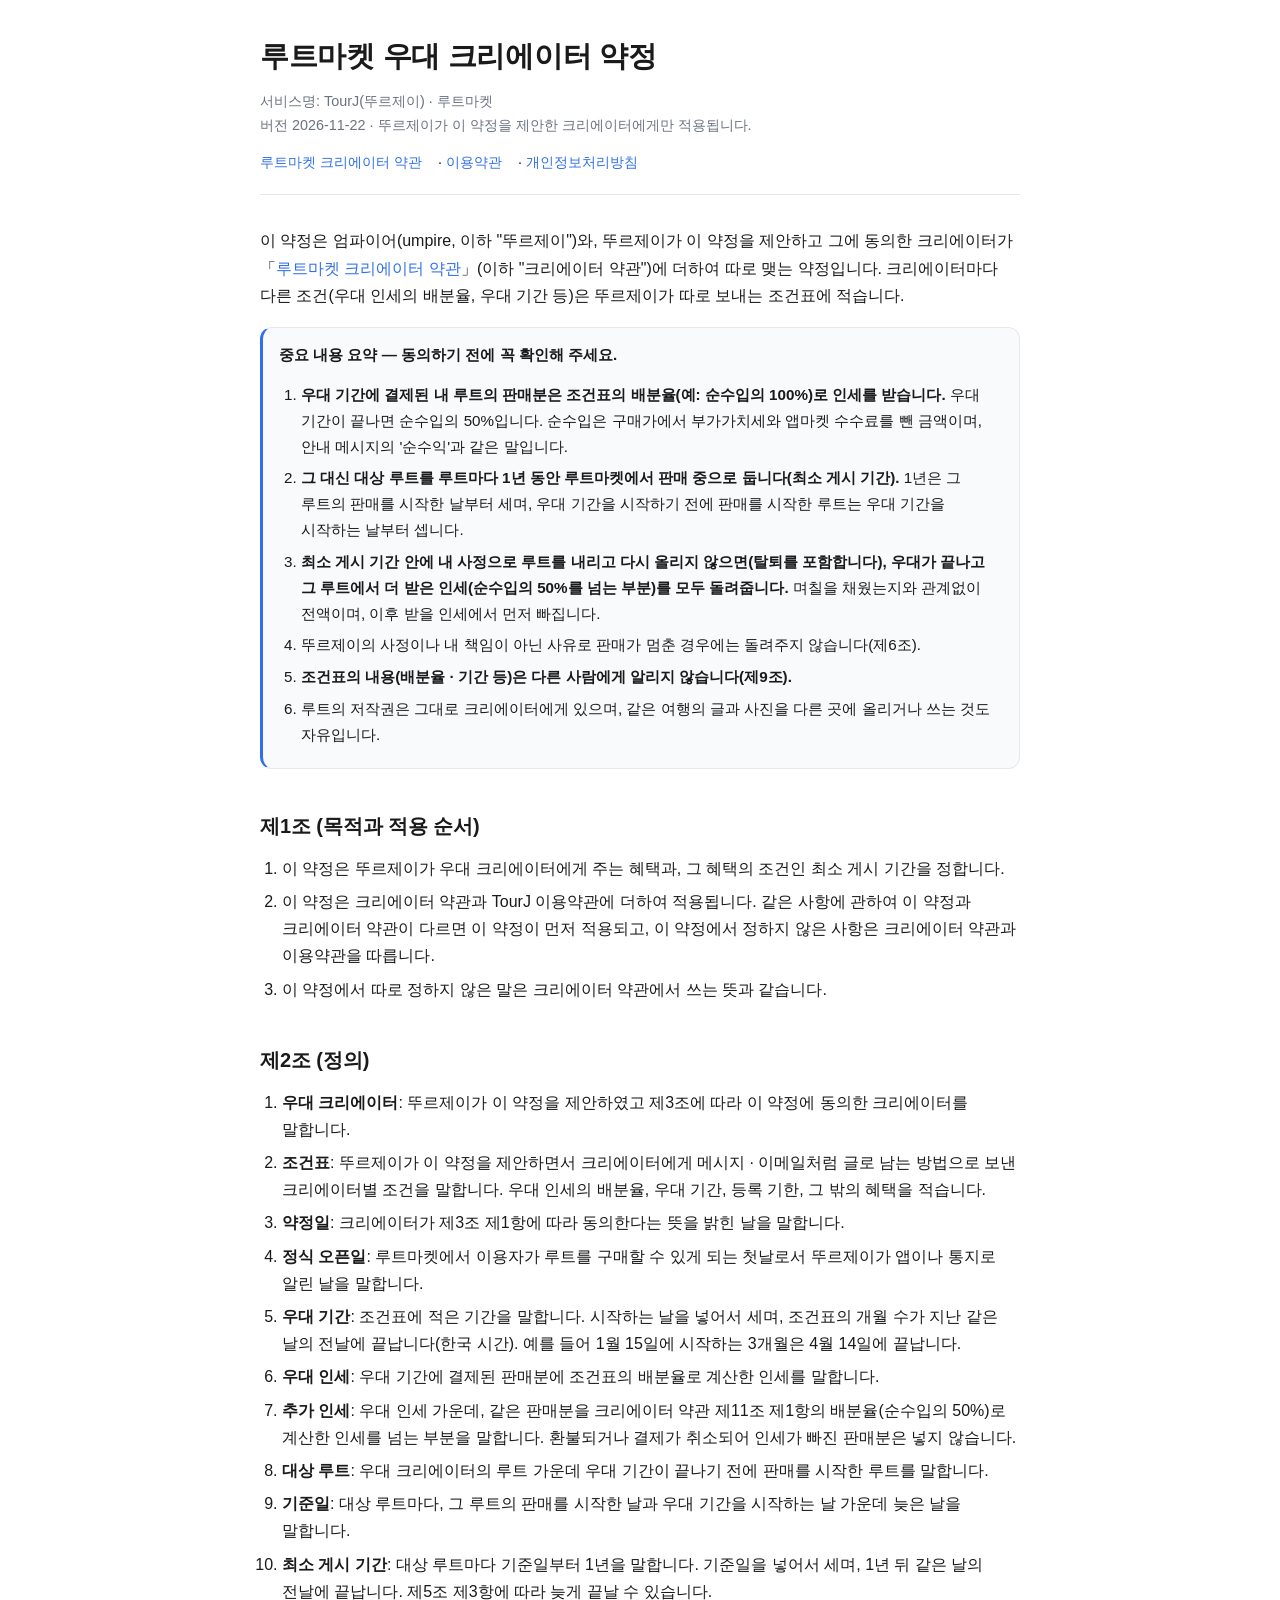
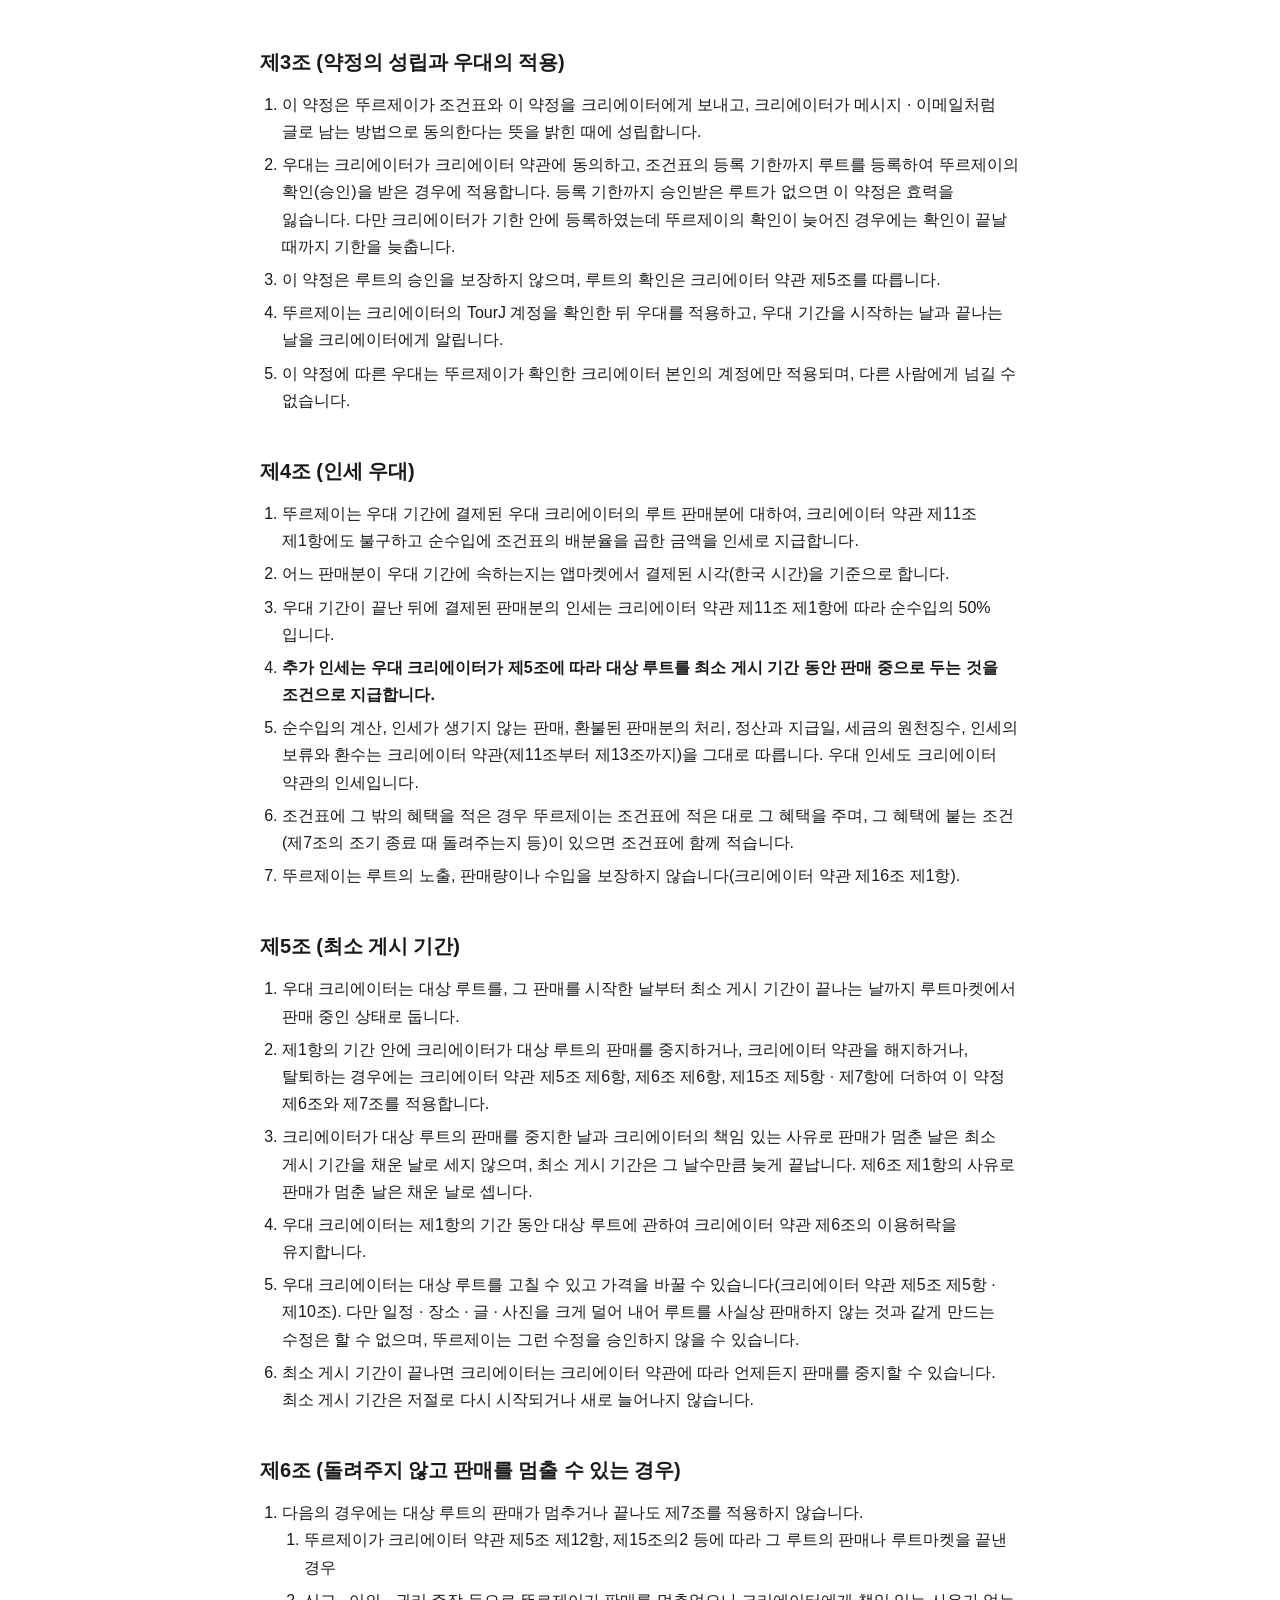
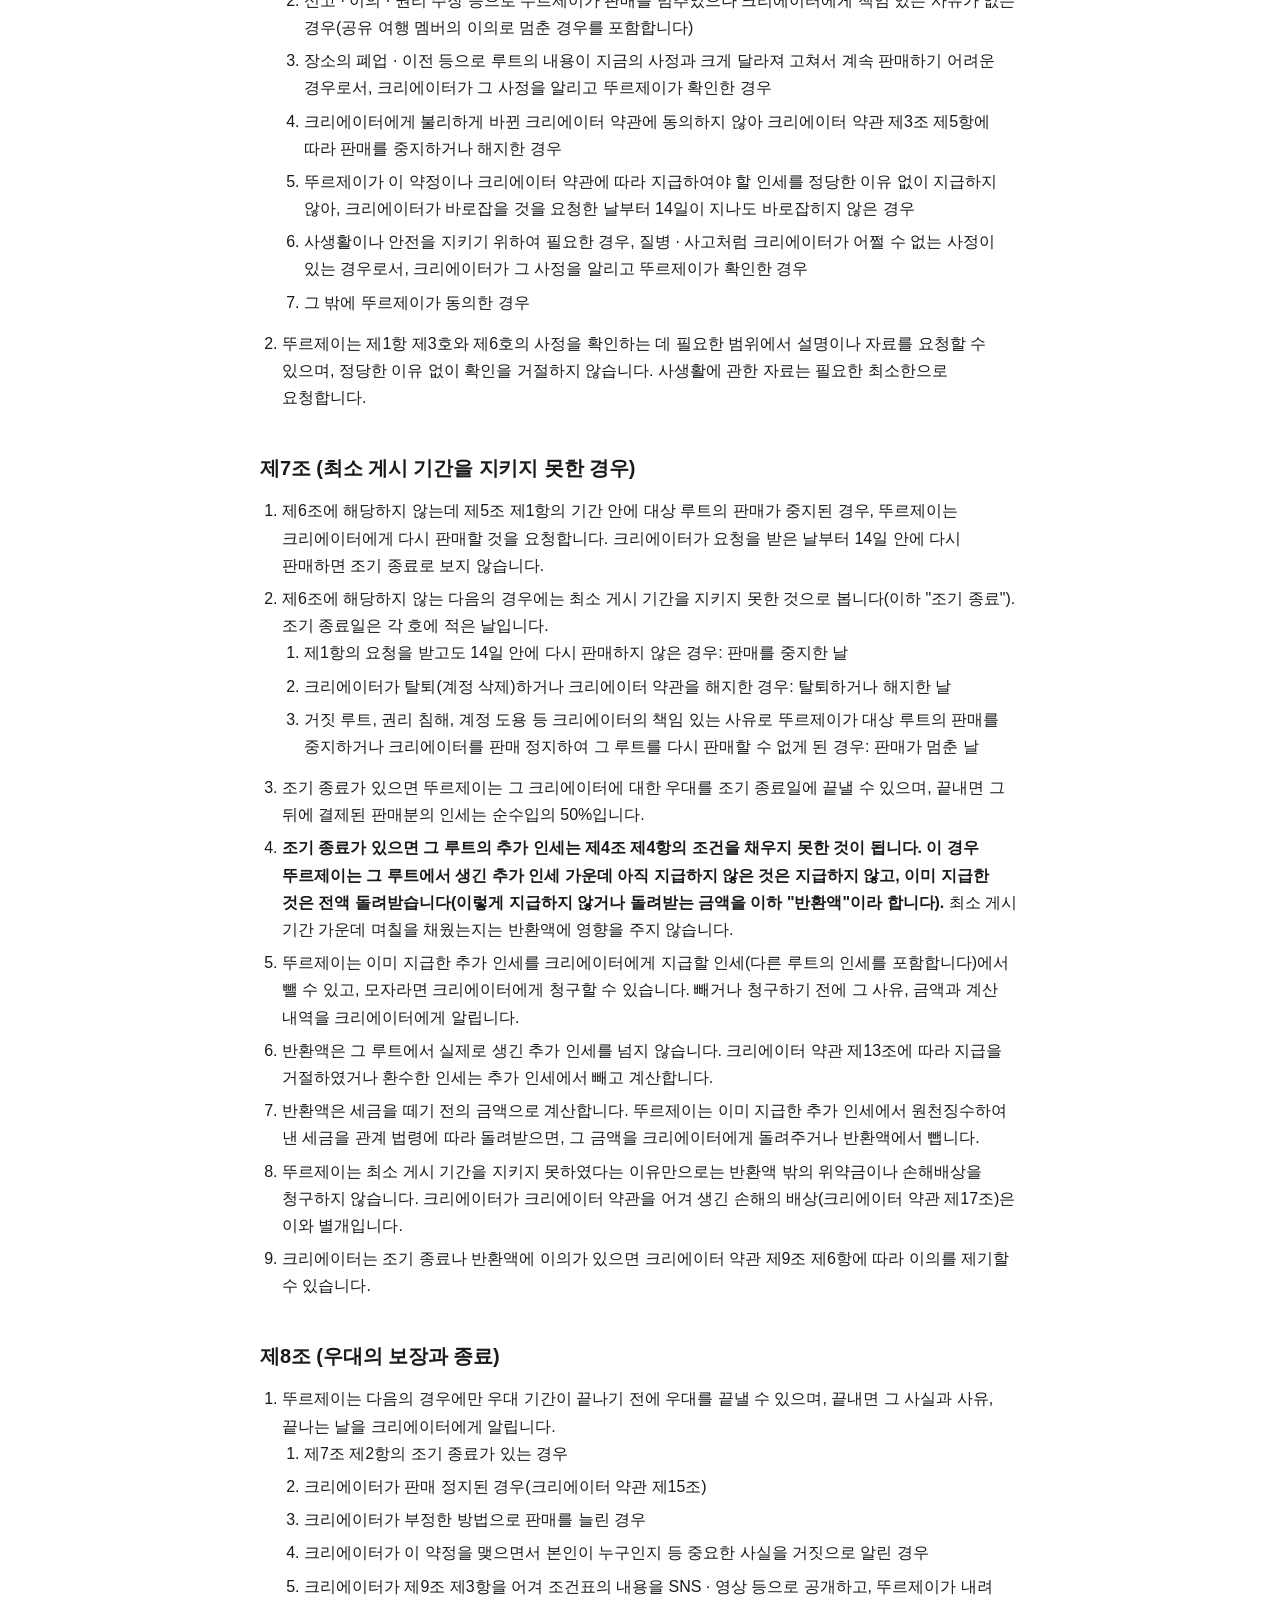
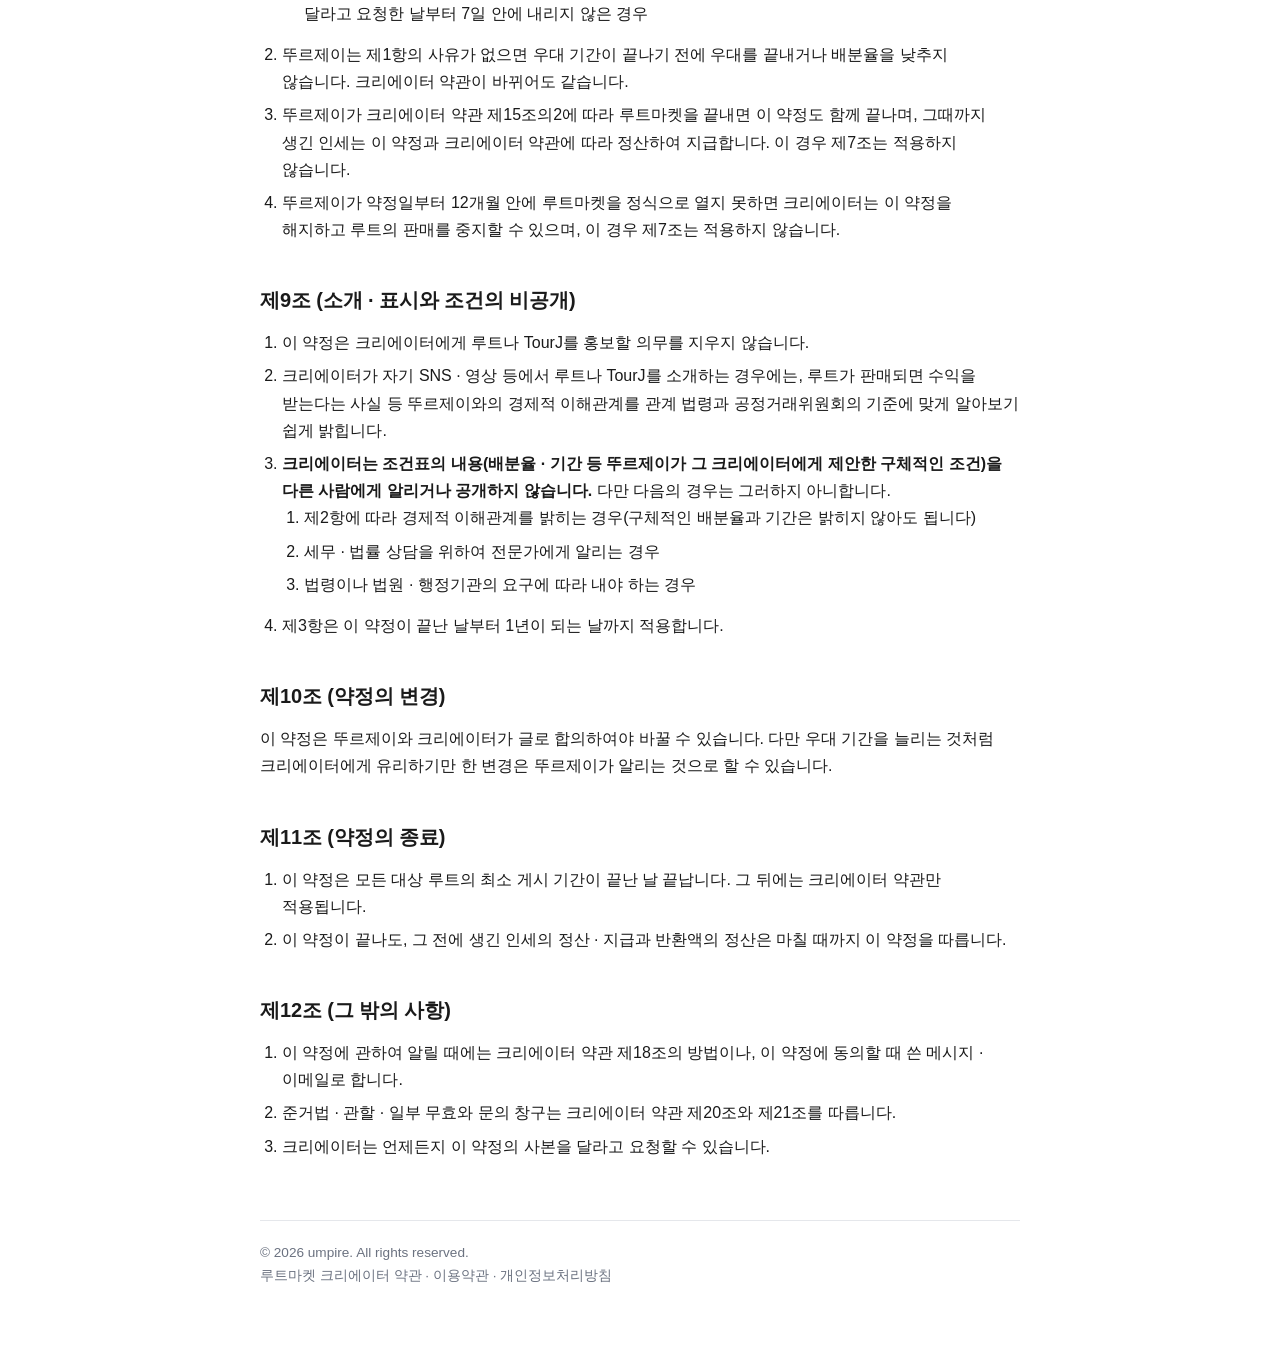
<file: creator-benefit/2026-11-22.html>
<!doctype html>
<html lang="ko">
<head>
  <meta charset="utf-8">
  <meta name="viewport" content="width=device-width, initial-scale=1">
  <meta name="robots" content="noindex,nofollow">
  <title>루트마켓 우대 크리에이터 약정 — TourJ</title>
  <link rel="stylesheet" href="../assets/style.css">
  <link rel="icon" href="../assets/favicon-app.png" type="image/png" sizes="64x64">
  <link rel="apple-touch-icon" href="../assets/apple-touch-icon.png" sizes="180x180">
</head>
<body>
<main style="word-break: keep-all; overflow-wrap: break-word;">
  <header class="page-header">
    <h1>루트마켓 우대 크리에이터 약정</h1>
    <div class="meta">
      서비스명: TourJ(뚜르제이) · 루트마켓<br>
      버전 2026-11-22 · 뚜르제이가 이 약정을 제안한 크리에이터에게만 적용됩니다.
    </div>
    <div class="lang-switch">
      <a href="../creator-terms-ko.html">루트마켓 크리에이터 약관</a> · <a href="../terms-ko.html">이용약관</a> · <a href="../privacy-ko.html">개인정보처리방침</a>
    </div>
  </header>

  <p>이 약정은 엄파이어(umpire, 이하 "뚜르제이")와, 뚜르제이가 이 약정을 제안하고 그에 동의한 크리에이터가 「<a href="../creator-terms-ko.html">루트마켓 크리에이터 약관</a>」(이하 "크리에이터 약관")에 더하여 따로 맺는 약정입니다. 크리에이터마다 다른 조건(우대 인세의 배분율, 우대 기간 등)은 뚜르제이가 따로 보내는 조건표에 적습니다.</p>
  <div class="callout"><p><strong>중요 내용 요약 — 동의하기 전에 꼭 확인해 주세요.</strong></p>
  <ol style="margin-bottom:0">
  <li><strong>우대 기간에 결제된 내 루트의 판매분은 조건표의 배분율(예: 순수입의 100%)로 인세를 받습니다.</strong> 우대 기간이 끝나면 순수입의 50%입니다. 순수입은 구매가에서 부가가치세와 앱마켓 수수료를 뺀 금액이며, 안내 메시지의 '순수익'과 같은 말입니다.</li>
  <li><strong>그 대신 대상 루트를 루트마다 1년 동안 루트마켓에서 판매 중으로 둡니다(최소 게시 기간).</strong> 1년은 그 루트의 판매를 시작한 날부터 세며, 우대 기간을 시작하기 전에 판매를 시작한 루트는 우대 기간을 시작하는 날부터 셉니다.</li>
  <li><strong>최소 게시 기간 안에 내 사정으로 루트를 내리고 다시 올리지 않으면(탈퇴를 포함합니다), 우대가 끝나고 그 루트에서 더 받은 인세(순수입의 50%를 넘는 부분)를 모두 돌려줍니다.</strong> 며칠을 채웠는지와 관계없이 전액이며, 이후 받을 인세에서 먼저 빠집니다.</li>
  <li>뚜르제이의 사정이나 내 책임이 아닌 사유로 판매가 멈춘 경우에는 돌려주지 않습니다(제6조).</li>
  <li><strong>조건표의 내용(배분율 · 기간 등)은 다른 사람에게 알리지 않습니다(제9조).</strong></li>
  <li>루트의 저작권은 그대로 크리에이터에게 있으며, 같은 여행의 글과 사진을 다른 곳에 올리거나 쓰는 것도 자유입니다.</li>
  </ol></div>
  <h2>제1조 (목적과 적용 순서)</h2>
  <ol>
  <li>이 약정은 뚜르제이가 우대 크리에이터에게 주는 혜택과, 그 혜택의 조건인 최소 게시 기간을 정합니다.</li>
  <li>이 약정은 크리에이터 약관과 TourJ 이용약관에 더하여 적용됩니다. 같은 사항에 관하여 이 약정과 크리에이터 약관이 다르면 이 약정이 먼저 적용되고, 이 약정에서 정하지 않은 사항은 크리에이터 약관과 이용약관을 따릅니다.</li>
  <li>이 약정에서 따로 정하지 않은 말은 크리에이터 약관에서 쓰는 뜻과 같습니다.</li>
  </ol>
  <h2>제2조 (정의)</h2>
  <ol>
  <li><strong>우대 크리에이터</strong>: 뚜르제이가 이 약정을 제안하였고 제3조에 따라 이 약정에 동의한 크리에이터를 말합니다.</li>
  <li><strong>조건표</strong>: 뚜르제이가 이 약정을 제안하면서 크리에이터에게 메시지 · 이메일처럼 글로 남는 방법으로 보낸 크리에이터별 조건을 말합니다. 우대 인세의 배분율, 우대 기간, 등록 기한, 그 밖의 혜택을 적습니다.</li>
  <li><strong>약정일</strong>: 크리에이터가 제3조 제1항에 따라 동의한다는 뜻을 밝힌 날을 말합니다.</li>
  <li><strong>정식 오픈일</strong>: 루트마켓에서 이용자가 루트를 구매할 수 있게 되는 첫날로서 뚜르제이가 앱이나 통지로 알린 날을 말합니다.</li>
  <li><strong>우대 기간</strong>: 조건표에 적은 기간을 말합니다. 시작하는 날을 넣어서 세며, 조건표의 개월 수가 지난 같은 날의 전날에 끝납니다(한국 시간). 예를 들어 1월 15일에 시작하는 3개월은 4월 14일에 끝납니다.</li>
  <li><strong>우대 인세</strong>: 우대 기간에 결제된 판매분에 조건표의 배분율로 계산한 인세를 말합니다.</li>
  <li><strong>추가 인세</strong>: 우대 인세 가운데, 같은 판매분을 크리에이터 약관 제11조 제1항의 배분율(순수입의 50%)로 계산한 인세를 넘는 부분을 말합니다. 환불되거나 결제가 취소되어 인세가 빠진 판매분은 넣지 않습니다.</li>
  <li><strong>대상 루트</strong>: 우대 크리에이터의 루트 가운데 우대 기간이 끝나기 전에 판매를 시작한 루트를 말합니다.</li>
  <li><strong>기준일</strong>: 대상 루트마다, 그 루트의 판매를 시작한 날과 우대 기간을 시작하는 날 가운데 늦은 날을 말합니다.</li>
  <li><strong>최소 게시 기간</strong>: 대상 루트마다 기준일부터 1년을 말합니다. 기준일을 넣어서 세며, 1년 뒤 같은 날의 전날에 끝납니다. 제5조 제3항에 따라 늦게 끝날 수 있습니다.</li>
  </ol>
  <h2>제3조 (약정의 성립과 우대의 적용)</h2>
  <ol>
  <li>이 약정은 뚜르제이가 조건표와 이 약정을 크리에이터에게 보내고, 크리에이터가 메시지 · 이메일처럼 글로 남는 방법으로 동의한다는 뜻을 밝힌 때에 성립합니다.</li>
  <li>우대는 크리에이터가 크리에이터 약관에 동의하고, 조건표의 등록 기한까지 루트를 등록하여 뚜르제이의 확인(승인)을 받은 경우에 적용합니다. 등록 기한까지 승인받은 루트가 없으면 이 약정은 효력을 잃습니다. 다만 크리에이터가 기한 안에 등록하였는데 뚜르제이의 확인이 늦어진 경우에는 확인이 끝날 때까지 기한을 늦춥니다.</li>
  <li>이 약정은 루트의 승인을 보장하지 않으며, 루트의 확인은 크리에이터 약관 제5조를 따릅니다.</li>
  <li>뚜르제이는 크리에이터의 TourJ 계정을 확인한 뒤 우대를 적용하고, 우대 기간을 시작하는 날과 끝나는 날을 크리에이터에게 알립니다.</li>
  <li>이 약정에 따른 우대는 뚜르제이가 확인한 크리에이터 본인의 계정에만 적용되며, 다른 사람에게 넘길 수 없습니다.</li>
  </ol>
  <h2>제4조 (인세 우대)</h2>
  <ol>
  <li>뚜르제이는 우대 기간에 결제된 우대 크리에이터의 루트 판매분에 대하여, 크리에이터 약관 제11조 제1항에도 불구하고 순수입에 조건표의 배분율을 곱한 금액을 인세로 지급합니다.</li>
  <li>어느 판매분이 우대 기간에 속하는지는 앱마켓에서 결제된 시각(한국 시간)을 기준으로 합니다.</li>
  <li>우대 기간이 끝난 뒤에 결제된 판매분의 인세는 크리에이터 약관 제11조 제1항에 따라 순수입의 50%입니다.</li>
  <li><strong>추가 인세는 우대 크리에이터가 제5조에 따라 대상 루트를 최소 게시 기간 동안 판매 중으로 두는 것을 조건으로 지급합니다.</strong></li>
  <li>순수입의 계산, 인세가 생기지 않는 판매, 환불된 판매분의 처리, 정산과 지급일, 세금의 원천징수, 인세의 보류와 환수는 크리에이터 약관(제11조부터 제13조까지)을 그대로 따릅니다. 우대 인세도 크리에이터 약관의 인세입니다.</li>
  <li>조건표에 그 밖의 혜택을 적은 경우 뚜르제이는 조건표에 적은 대로 그 혜택을 주며, 그 혜택에 붙는 조건(제7조의 조기 종료 때 돌려주는지 등)이 있으면 조건표에 함께 적습니다.</li>
  <li>뚜르제이는 루트의 노출, 판매량이나 수입을 보장하지 않습니다(크리에이터 약관 제16조 제1항).</li>
  </ol>
  <h2>제5조 (최소 게시 기간)</h2>
  <ol>
  <li>우대 크리에이터는 대상 루트를, 그 판매를 시작한 날부터 최소 게시 기간이 끝나는 날까지 루트마켓에서 판매 중인 상태로 둡니다.</li>
  <li>제1항의 기간 안에 크리에이터가 대상 루트의 판매를 중지하거나, 크리에이터 약관을 해지하거나, 탈퇴하는 경우에는 크리에이터 약관 제5조 제6항, 제6조 제6항, 제15조 제5항 · 제7항에 더하여 이 약정 제6조와 제7조를 적용합니다.</li>
  <li>크리에이터가 대상 루트의 판매를 중지한 날과 크리에이터의 책임 있는 사유로 판매가 멈춘 날은 최소 게시 기간을 채운 날로 세지 않으며, 최소 게시 기간은 그 날수만큼 늦게 끝납니다. 제6조 제1항의 사유로 판매가 멈춘 날은 채운 날로 셉니다.</li>
  <li>우대 크리에이터는 제1항의 기간 동안 대상 루트에 관하여 크리에이터 약관 제6조의 이용허락을 유지합니다.</li>
  <li>우대 크리에이터는 대상 루트를 고칠 수 있고 가격을 바꿀 수 있습니다(크리에이터 약관 제5조 제5항 · 제10조). 다만 일정 · 장소 · 글 · 사진을 크게 덜어 내어 루트를 사실상 판매하지 않는 것과 같게 만드는 수정은 할 수 없으며, 뚜르제이는 그런 수정을 승인하지 않을 수 있습니다.</li>
  <li>최소 게시 기간이 끝나면 크리에이터는 크리에이터 약관에 따라 언제든지 판매를 중지할 수 있습니다. 최소 게시 기간은 저절로 다시 시작되거나 새로 늘어나지 않습니다.</li>
  </ol>
  <h2>제6조 (돌려주지 않고 판매를 멈출 수 있는 경우)</h2>
  <ol>
  <li>다음의 경우에는 대상 루트의 판매가 멈추거나 끝나도 제7조를 적용하지 않습니다.<ol>
  <li>뚜르제이가 크리에이터 약관 제5조 제12항, 제15조의2 등에 따라 그 루트의 판매나 루트마켓을 끝낸 경우</li>
  <li>신고 · 이의 · 권리 주장 등으로 뚜르제이가 판매를 멈추었으나 크리에이터에게 책임 있는 사유가 없는 경우(공유 여행 멤버의 이의로 멈춘 경우를 포함합니다)</li>
  <li>장소의 폐업 · 이전 등으로 루트의 내용이 지금의 사정과 크게 달라져 고쳐서 계속 판매하기 어려운 경우로서, 크리에이터가 그 사정을 알리고 뚜르제이가 확인한 경우</li>
  <li>크리에이터에게 불리하게 바뀐 크리에이터 약관에 동의하지 않아 크리에이터 약관 제3조 제5항에 따라 판매를 중지하거나 해지한 경우</li>
  <li>뚜르제이가 이 약정이나 크리에이터 약관에 따라 지급하여야 할 인세를 정당한 이유 없이 지급하지 않아, 크리에이터가 바로잡을 것을 요청한 날부터 14일이 지나도 바로잡히지 않은 경우</li>
  <li>사생활이나 안전을 지키기 위하여 필요한 경우, 질병 · 사고처럼 크리에이터가 어쩔 수 없는 사정이 있는 경우로서, 크리에이터가 그 사정을 알리고 뚜르제이가 확인한 경우</li>
  <li>그 밖에 뚜르제이가 동의한 경우</li>
  </ol>
  </li>
  <li>뚜르제이는 제1항 제3호와 제6호의 사정을 확인하는 데 필요한 범위에서 설명이나 자료를 요청할 수 있으며, 정당한 이유 없이 확인을 거절하지 않습니다. 사생활에 관한 자료는 필요한 최소한으로 요청합니다.</li>
  </ol>
  <h2>제7조 (최소 게시 기간을 지키지 못한 경우)</h2>
  <ol>
  <li>제6조에 해당하지 않는데 제5조 제1항의 기간 안에 대상 루트의 판매가 중지된 경우, 뚜르제이는 크리에이터에게 다시 판매할 것을 요청합니다. 크리에이터가 요청을 받은 날부터 14일 안에 다시 판매하면 조기 종료로 보지 않습니다.</li>
  <li>제6조에 해당하지 않는 다음의 경우에는 최소 게시 기간을 지키지 못한 것으로 봅니다(이하 "조기 종료"). 조기 종료일은 각 호에 적은 날입니다.<ol>
  <li>제1항의 요청을 받고도 14일 안에 다시 판매하지 않은 경우: 판매를 중지한 날</li>
  <li>크리에이터가 탈퇴(계정 삭제)하거나 크리에이터 약관을 해지한 경우: 탈퇴하거나 해지한 날</li>
  <li>거짓 루트, 권리 침해, 계정 도용 등 크리에이터의 책임 있는 사유로 뚜르제이가 대상 루트의 판매를 중지하거나 크리에이터를 판매 정지하여 그 루트를 다시 판매할 수 없게 된 경우: 판매가 멈춘 날</li>
  </ol>
  </li>
  <li>조기 종료가 있으면 뚜르제이는 그 크리에이터에 대한 우대를 조기 종료일에 끝낼 수 있으며, 끝내면 그 뒤에 결제된 판매분의 인세는 순수입의 50%입니다.</li>
  <li><strong>조기 종료가 있으면 그 루트의 추가 인세는 제4조 제4항의 조건을 채우지 못한 것이 됩니다. 이 경우 뚜르제이는 그 루트에서 생긴 추가 인세 가운데 아직 지급하지 않은 것은 지급하지 않고, 이미 지급한 것은 전액 돌려받습니다(이렇게 지급하지 않거나 돌려받는 금액을 이하 "반환액"이라 합니다).</strong> 최소 게시 기간 가운데 며칠을 채웠는지는 반환액에 영향을 주지 않습니다.</li>
  <li>뚜르제이는 이미 지급한 추가 인세를 크리에이터에게 지급할 인세(다른 루트의 인세를 포함합니다)에서 뺄 수 있고, 모자라면 크리에이터에게 청구할 수 있습니다. 빼거나 청구하기 전에 그 사유, 금액과 계산 내역을 크리에이터에게 알립니다.</li>
  <li>반환액은 그 루트에서 실제로 생긴 추가 인세를 넘지 않습니다. 크리에이터 약관 제13조에 따라 지급을 거절하였거나 환수한 인세는 추가 인세에서 빼고 계산합니다.</li>
  <li>반환액은 세금을 떼기 전의 금액으로 계산합니다. 뚜르제이는 이미 지급한 추가 인세에서 원천징수하여 낸 세금을 관계 법령에 따라 돌려받으면, 그 금액을 크리에이터에게 돌려주거나 반환액에서 뺍니다.</li>
  <li>뚜르제이는 최소 게시 기간을 지키지 못하였다는 이유만으로는 반환액 밖의 위약금이나 손해배상을 청구하지 않습니다. 크리에이터가 크리에이터 약관을 어겨 생긴 손해의 배상(크리에이터 약관 제17조)은 이와 별개입니다.</li>
  <li>크리에이터는 조기 종료나 반환액에 이의가 있으면 크리에이터 약관 제9조 제6항에 따라 이의를 제기할 수 있습니다.</li>
  </ol>
  <h2>제8조 (우대의 보장과 종료)</h2>
  <ol>
  <li>뚜르제이는 다음의 경우에만 우대 기간이 끝나기 전에 우대를 끝낼 수 있으며, 끝내면 그 사실과 사유, 끝나는 날을 크리에이터에게 알립니다.<ol>
  <li>제7조 제2항의 조기 종료가 있는 경우</li>
  <li>크리에이터가 판매 정지된 경우(크리에이터 약관 제15조)</li>
  <li>크리에이터가 부정한 방법으로 판매를 늘린 경우</li>
  <li>크리에이터가 이 약정을 맺으면서 본인이 누구인지 등 중요한 사실을 거짓으로 알린 경우</li>
  <li>크리에이터가 제9조 제3항을 어겨 조건표의 내용을 SNS · 영상 등으로 공개하고, 뚜르제이가 내려 달라고 요청한 날부터 7일 안에 내리지 않은 경우</li>
  </ol>
  </li>
  <li>뚜르제이는 제1항의 사유가 없으면 우대 기간이 끝나기 전에 우대를 끝내거나 배분율을 낮추지 않습니다. 크리에이터 약관이 바뀌어도 같습니다.</li>
  <li>뚜르제이가 크리에이터 약관 제15조의2에 따라 루트마켓을 끝내면 이 약정도 함께 끝나며, 그때까지 생긴 인세는 이 약정과 크리에이터 약관에 따라 정산하여 지급합니다. 이 경우 제7조는 적용하지 않습니다.</li>
  <li>뚜르제이가 약정일부터 12개월 안에 루트마켓을 정식으로 열지 못하면 크리에이터는 이 약정을 해지하고 루트의 판매를 중지할 수 있으며, 이 경우 제7조는 적용하지 않습니다.</li>
  </ol>
  <h2>제9조 (소개 · 표시와 조건의 비공개)</h2>
  <ol>
  <li>이 약정은 크리에이터에게 루트나 TourJ를 홍보할 의무를 지우지 않습니다.</li>
  <li>크리에이터가 자기 SNS · 영상 등에서 루트나 TourJ를 소개하는 경우에는, 루트가 판매되면 수익을 받는다는 사실 등 뚜르제이와의 경제적 이해관계를 관계 법령과 공정거래위원회의 기준에 맞게 알아보기 쉽게 밝힙니다.</li>
  <li><strong>크리에이터는 조건표의 내용(배분율 · 기간 등 뚜르제이가 그 크리에이터에게 제안한 구체적인 조건)을 다른 사람에게 알리거나 공개하지 않습니다.</strong> 다만 다음의 경우는 그러하지 아니합니다.<ol>
  <li>제2항에 따라 경제적 이해관계를 밝히는 경우(구체적인 배분율과 기간은 밝히지 않아도 됩니다)</li>
  <li>세무 · 법률 상담을 위하여 전문가에게 알리는 경우</li>
  <li>법령이나 법원 · 행정기관의 요구에 따라 내야 하는 경우</li>
  </ol>
  </li>
  <li>제3항은 이 약정이 끝난 날부터 1년이 되는 날까지 적용합니다.</li>
  </ol>
  <h2>제10조 (약정의 변경)</h2>
  <p>이 약정은 뚜르제이와 크리에이터가 글로 합의하여야 바꿀 수 있습니다. 다만 우대 기간을 늘리는 것처럼 크리에이터에게 유리하기만 한 변경은 뚜르제이가 알리는 것으로 할 수 있습니다.</p>
  <h2>제11조 (약정의 종료)</h2>
  <ol>
  <li>이 약정은 모든 대상 루트의 최소 게시 기간이 끝난 날 끝납니다. 그 뒤에는 크리에이터 약관만 적용됩니다.</li>
  <li>이 약정이 끝나도, 그 전에 생긴 인세의 정산 · 지급과 반환액의 정산은 마칠 때까지 이 약정을 따릅니다.</li>
  </ol>
  <h2>제12조 (그 밖의 사항)</h2>
  <ol>
  <li>이 약정에 관하여 알릴 때에는 크리에이터 약관 제18조의 방법이나, 이 약정에 동의할 때 쓴 메시지 · 이메일로 합니다.</li>
  <li>준거법 · 관할 · 일부 무효와 문의 창구는 크리에이터 약관 제20조와 제21조를 따릅니다.</li>
  <li>크리에이터는 언제든지 이 약정의 사본을 달라고 요청할 수 있습니다.</li>
  </ol>

  <footer class="page-footer">
    © 2026 umpire. All rights reserved.<br>
    <a href="../creator-terms-ko.html">루트마켓 크리에이터 약관</a> · <a href="../terms-ko.html">이용약관</a> · <a href="../privacy-ko.html">개인정보처리방침</a>
  </footer>
</main>
</body>
</html>
</file>
<file: assets/style.css>
/* TourJ Legal Pages — common stylesheet */
:root {
  --color-bg: #ffffff;
  --color-fg: #1a1a1a;
  --color-muted: #6b7280;
  --color-accent: #2f6feb;
  --color-border: #e5e7eb;
  --color-card: #f9fafb;
  --max-width: 760px;
  --radius: 12px;
}

@media (prefers-color-scheme: dark) {
  :root {
    --color-bg: #0f1115;
    --color-fg: #e9ecef;
    --color-muted: #9ca3af;
    --color-accent: #6aa1ff;
    --color-border: #2a2f37;
    --color-card: #161a20;
  }
}

* { box-sizing: border-box; }

html, body {
  margin: 0;
  padding: 0;
  background: var(--color-bg);
  color: var(--color-fg);
  font-family: -apple-system, BlinkMacSystemFont, "Apple SD Gothic Neo", "Pretendard",
               "Segoe UI", Roboto, "Helvetica Neue", Arial, sans-serif;
  font-size: 16px;
  line-height: 1.7;
  -webkit-font-smoothing: antialiased;
  text-rendering: optimizeLegibility;
}

body {
  padding: 32px 20px 80px;
}

main {
  max-width: var(--max-width);
  margin: 0 auto;
}

header.page-header {
  border-bottom: 1px solid var(--color-border);
  padding-bottom: 20px;
  margin-bottom: 32px;
}

header.page-header h1 {
  font-size: 1.8rem;
  margin: 0 0 8px;
  letter-spacing: -0.01em;
}

header.page-header .meta {
  color: var(--color-muted);
  font-size: 0.9rem;
}

header.page-header .lang-switch {
  margin-top: 12px;
  font-size: 0.9rem;
}

header.page-header .lang-switch a {
  margin-right: 12px;
}

h2 {
  font-size: 1.25rem;
  margin: 40px 0 12px;
  letter-spacing: -0.005em;
}

h3 {
  font-size: 1.05rem;
  margin: 24px 0 8px;
  color: var(--color-fg);
}

p, ul, ol { margin: 0 0 14px; }
ul, ol { padding-left: 22px; }
li { margin-bottom: 6px; }

a {
  color: var(--color-accent);
  text-decoration: none;
}
a:hover { text-decoration: underline; }

strong { font-weight: 600; }

code {
  background: var(--color-card);
  padding: 2px 6px;
  border-radius: 4px;
  font-size: 0.9em;
  font-family: ui-monospace, SFMono-Regular, Menlo, monospace;
}

table {
  width: 100%;
  border-collapse: collapse;
  margin: 16px 0;
  font-size: 0.95rem;
}

th, td {
  border: 1px solid var(--color-border);
  padding: 10px 12px;
  text-align: left;
  vertical-align: top;
}

th {
  background: var(--color-card);
  font-weight: 600;
}

.callout {
  background: var(--color-card);
  border: 1px solid var(--color-border);
  border-left: 3px solid var(--color-accent);
  padding: 14px 16px;
  border-radius: var(--radius);
  margin: 18px 0;
  font-size: 0.95rem;
}

footer.page-footer {
  margin-top: 60px;
  padding-top: 20px;
  border-top: 1px solid var(--color-border);
  color: var(--color-muted);
  font-size: 0.85rem;
}

footer.page-footer a { color: var(--color-muted); }

/* Index landing */
.index-grid {
  display: grid;
  grid-template-columns: 1fr;
  gap: 14px;
  margin-top: 24px;
}

.index-card {
  display: block;
  border: 1px solid var(--color-border);
  border-radius: var(--radius);
  padding: 18px 20px;
  background: var(--color-card);
  color: var(--color-fg);
  transition: border-color 0.15s ease;
}

.index-card:hover {
  border-color: var(--color-accent);
  text-decoration: none;
}

.index-card .card-title {
  font-weight: 600;
  font-size: 1.05rem;
  margin-bottom: 4px;
}

.index-card .card-sub {
  color: var(--color-muted);
  font-size: 0.9rem;
}

@media (min-width: 600px) {
  .index-grid { grid-template-columns: 1fr 1fr; }
}
</file>
